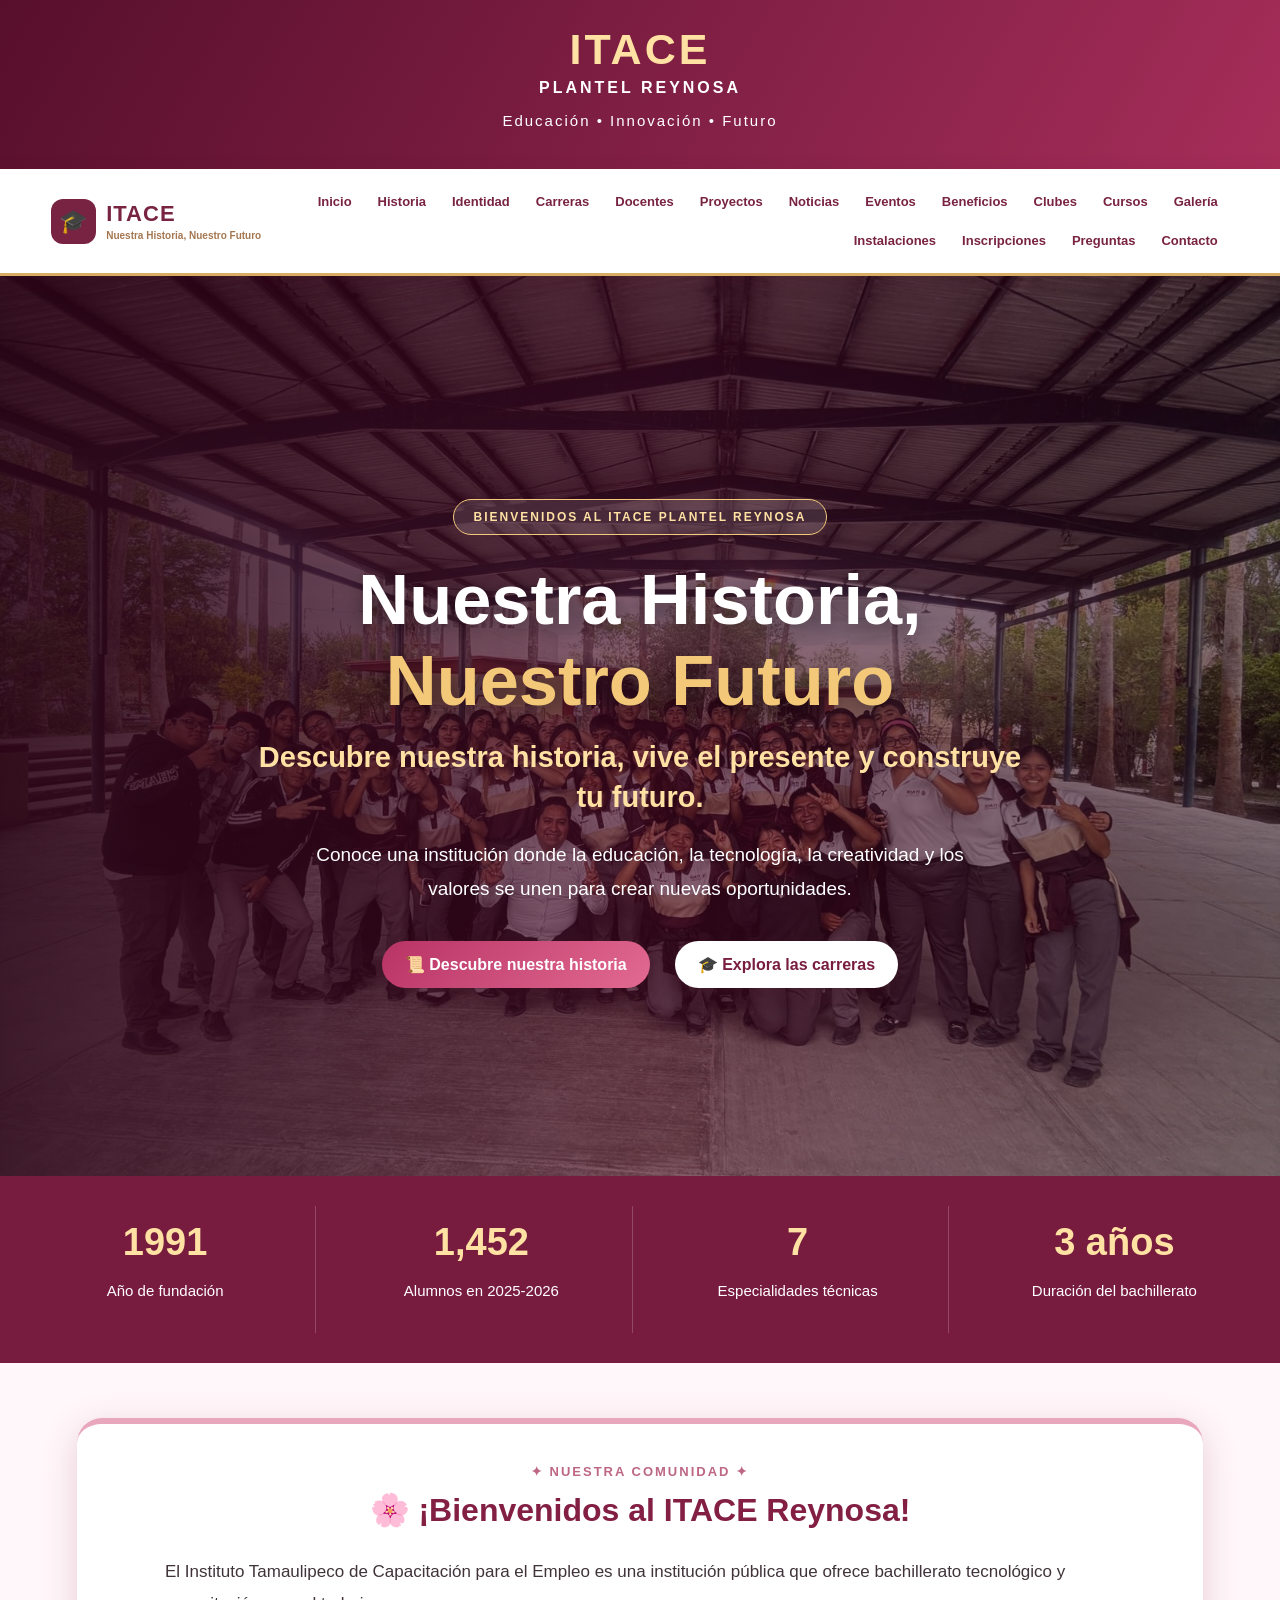
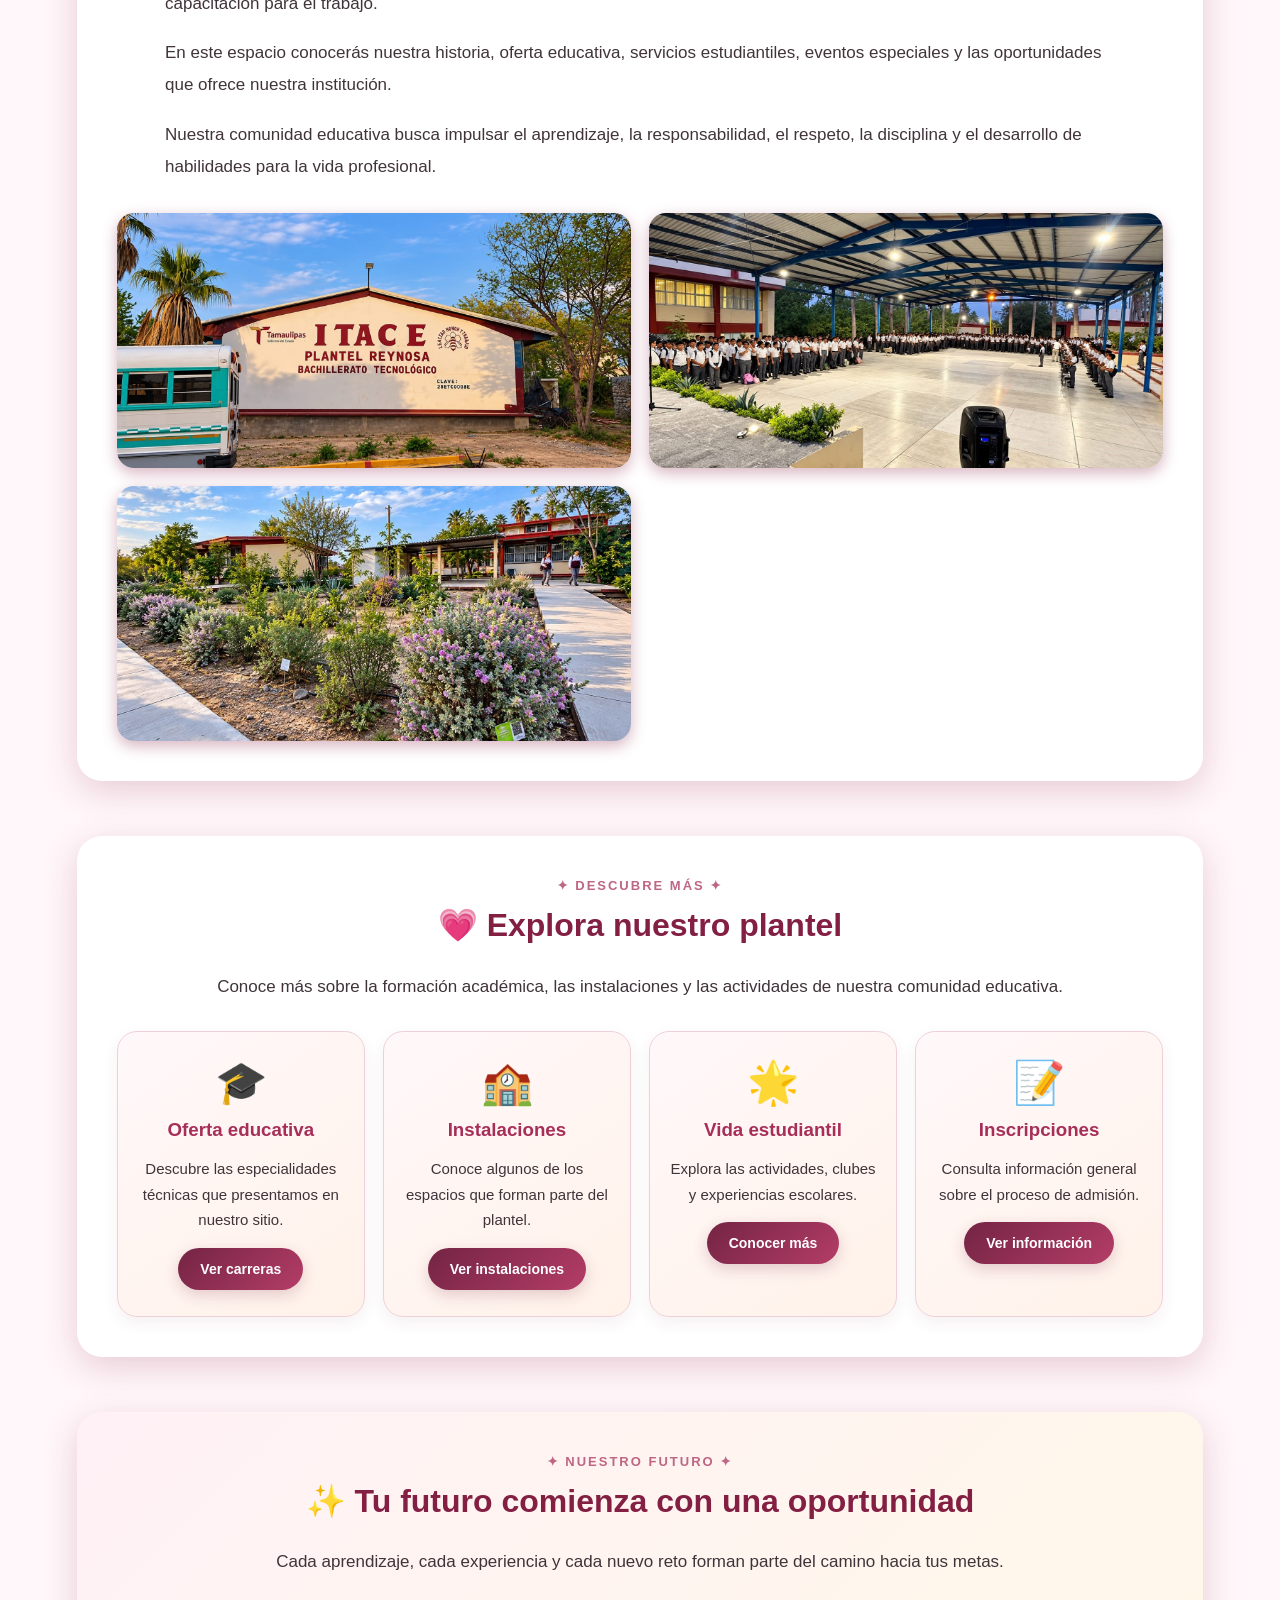
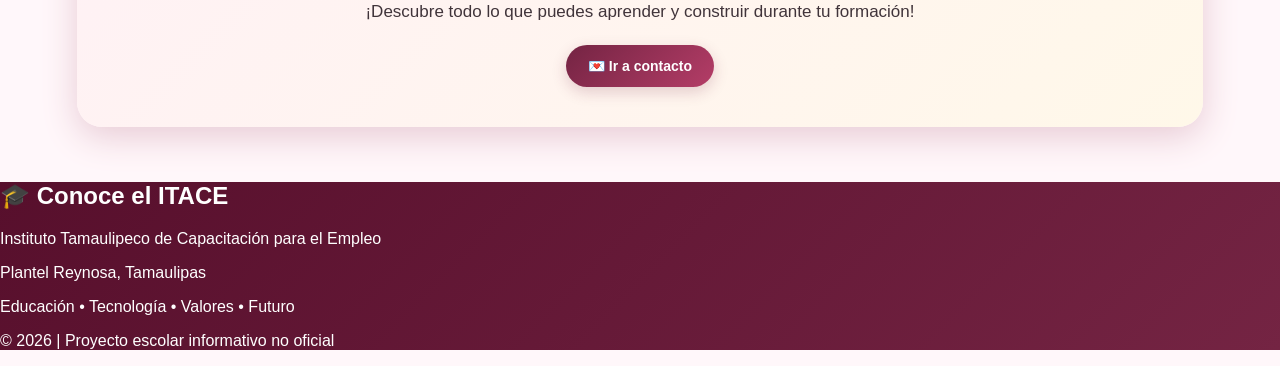
<file: index.html>
<!DOCTYPE html>
<html lang="es">

<head>
    <meta charset="UTF-8">
    <meta name="viewport" content="width=device-width, initial-scale=1.0">

    <title>Inicio | ITACE Plantel Reynosa</title>

    <link rel="stylesheet" href="css/style.css">
</head>

<body>

<!-- =====================================
     ENCABEZADO
===================================== -->

<header class="encabezado">

    <div class="marca">
        <span class="logo-texto">ITACE</span>
        <span>PLANTEL REYNOSA</span>
    </div>

    <p>Educación • Innovación • Futuro</p>

</header>


<!-- =====================================
     MENÚ DE NAVEGACIÓN
===================================== -->

<nav class="menu-principal">

    <!-- NOMBRE DEL SITIO -->

    <a href="index.html#inicio" class="marca-itace">

        <span class="marca-icono">🎓</span>

        <span class="marca-texto">
            <strong>ITACE</strong>
            <small>Nuestra Historia, Nuestro Futuro</small>
        </span>

    </a>


    <!-- BOTÓN PARA CELULARES -->

    <button
        class="menu-hamburguesa"
        id="menuHamburguesa"
        type="button"
        aria-label="Abrir menú"
        aria-controls="enlacesMenu"
        aria-expanded="false">
        ☰
    </button>


    <!-- ENLACES DEL MENÚ -->

    <div class="enlaces-menu" id="enlacesMenu">

        <a href="index.html#inicio">Inicio</a>

        <a href="paginas/conocenos.html#historia">Historia</a>

        <a href="paginas/identidad.html#identidad">Identidad</a>

        <a href="paginas/oferta-educativa.html#carreras">Carreras</a>

        <a href="paginas/docentes.html#docentes">Docentes</a>

        <a href="paginas/proyectos.html#proyectos">Proyectos</a>

        <a href="paginas/noticias.html#noticias">Noticias</a>

        <a href="paginas/eventos.html#eventos">Eventos</a>

        <a href="paginas/vida-estudiantil.html#beneficios">Beneficios</a>

        <a href="paginas/vida-estudiantil.html#clubes">Clubes</a>

        <a href="paginas/vida-estudiantil.html#cursos">Cursos</a>

        <a href="paginas/galeria.html#eventos">Galería</a>

        <a href="paginas/instalaciones.html#instalaciones">Instalaciones</a>

        <a href="paginas/admisiones.html#inscripciones">Inscripciones</a>

        <a href="paginas/preguntas.html#preguntas">Preguntas</a>

        <a href="paginas/contacto.html#contacto">Contacto</a>

    </div>

</nav>


<main>

<!-- =====================================
     PORTADA PRINCIPAL
===================================== -->

<section class="portada" id="inicio">

    <!-- IMAGEN DE FONDO -->

    <img
        src="img/foto1.jpg"
        alt="Instalaciones del ITACE Plantel Reynosa"
        class="imagen-portada">


    <!-- CONTENIDO DE PORTADA -->

    <div class="portada-contenido">

        <span class="etiqueta">
            BIENVENIDOS AL ITACE PLANTEL REYNOSA
        </span>

        <h1>
            Nuestra Historia,
            <span>Nuestro Futuro</span>
        </h1>

        <h2>
            Descubre nuestra historia, vive el presente
            y construye tu futuro.
        </h2>

        <p>
            Conoce una institución donde la educación,
            la tecnología, la creatividad y los valores
            se unen para crear nuevas oportunidades.
        </p>


        <!-- BOTONES PRINCIPALES -->

        <div class="botones-portada">

            <a
                href="paginas/conocenos.html#historia"
                class="boton">
                📜 Descubre nuestra historia
            </a>

            <a
                href="paginas/oferta-educativa.html#carreras"
                class="boton boton-claro">
                🎓 Explora las carreras
            </a>

        </div>

    </div>

</section>


<!-- =====================================
     ESTADÍSTICAS
===================================== -->

<div class="estadisticas">

    <!-- FUNDACIÓN -->

    <div>
        <h2>1991</h2>
        <p>Año de fundación</p>
    </div>


    <!-- ALUMNOS -->

    <div>
        <h2>1,452</h2>
        <p>Alumnos en 2025-2026</p>
    </div>


    <!-- ESPECIALIDADES -->

    <div>
        <h2>7</h2>
        <p>Especialidades técnicas</p>
    </div>


    <!-- DURACIÓN -->

    <div>
        <h2>3 años</h2>
        <p>Duración del bachillerato</p>
    </div>

</div>


<!-- =====================================
     BIENVENIDA
===================================== -->

<section class="seccion bienvenida" id="bienvenida">

    <span class="subtitulo">
        ✦ NUESTRA COMUNIDAD ✦
    </span>

    <h2>🌸 ¡Bienvenidos al ITACE Reynosa!</h2>

    <p>
        El Instituto Tamaulipeco de Capacitación
        para el Empleo es una institución pública
        que ofrece bachillerato tecnológico
        y capacitación para el trabajo.
    </p>

    <p>
        En este espacio conocerás nuestra historia,
        oferta educativa, servicios estudiantiles,
        eventos especiales y las oportunidades
        que ofrece nuestra institución.
    </p>

    <p>
        Nuestra comunidad educativa busca impulsar
        el aprendizaje, la responsabilidad, el respeto,
        la disciplina y el desarrollo de habilidades
        para la vida profesional.
    </p>


    <!-- GALERÍA DE BIENVENIDA -->

    <div class="galeria">

        <img
            src="img/foto2.jpg"
            alt="Comunidad escolar del ITACE"
            loading="lazy">

        <img
            src="img/foto3.jpg"
            alt="Estudiantes del ITACE"
            loading="lazy">

        <img
            src="img/foto4.jpg"
            alt="Actividades del plantel"
            loading="lazy">

    </div>

</section>


<!-- =====================================
     EXPLORA EL ITACE
===================================== -->

<section class="seccion inicio-explorar" id="explorar">

    <span class="subtitulo">
        ✦ DESCUBRE MÁS ✦
    </span>

    <h2>💗 Explora nuestro plantel</h2>

    <p>
        Conoce más sobre la formación académica,
        las instalaciones y las actividades
        de nuestra comunidad educativa.
    </p>


    <div class="inicio-explorar-grid">

        <!-- OFERTA EDUCATIVA -->

        <article class="inicio-explorar-card">

            <div class="inicio-explorar-icono">
                🎓
            </div>

            <h3>Oferta educativa</h3>

            <p>
                Descubre las especialidades técnicas
                que presentamos en nuestro sitio.
            </p>

            <a
                href="paginas/oferta-educativa.html#carreras"
                class="boton-principal">
                Ver carreras
            </a>

        </article>


        <!-- INSTALACIONES -->

        <article class="inicio-explorar-card">

            <div class="inicio-explorar-icono">
                🏫
            </div>

            <h3>Instalaciones</h3>

            <p>
                Conoce algunos de los espacios
                que forman parte del plantel.
            </p>

            <a
                href="paginas/instalaciones.html#instalaciones"
                class="boton-principal">
                Ver instalaciones
            </a>

        </article>


        <!-- VIDA ESTUDIANTIL -->

        <article class="inicio-explorar-card">

            <div class="inicio-explorar-icono">
                🌟
            </div>

            <h3>Vida estudiantil</h3>

            <p>
                Explora las actividades,
                clubes y experiencias escolares.
            </p>

            <a
                href="paginas/vida-estudiantil.html#clubes"
                class="boton-principal">
                Conocer más
            </a>

        </article>


        <!-- INSCRIPCIONES -->

        <article class="inicio-explorar-card">

            <div class="inicio-explorar-icono">
                📝
            </div>

            <h3>Inscripciones</h3>

            <p>
                Consulta información general
                sobre el proceso de admisión.
            </p>

            <a
                href="paginas/admisiones.html#inscripciones"
                class="boton-principal">
                Ver información
            </a>

        </article>

    </div>

</section>


<!-- =====================================
     MENSAJE FINAL
===================================== -->

<section class="seccion inicio-mensaje">

    <span class="subtitulo">
        ✦ NUESTRO FUTURO ✦
    </span>

    <h2>✨ Tu futuro comienza con una oportunidad</h2>

    <p>
        Cada aprendizaje, cada experiencia
        y cada nuevo reto forman parte
        del camino hacia tus metas.
    </p>

    <p>
        ¡Descubre todo lo que puedes aprender
        y construir durante tu formación!
    </p>

    <a
        href="paginas/contacto.html#contacto"
        class="boton-principal">
        💌 Ir a contacto
    </a>

</section>

</main>


<!-- =====================================
     PIE DE PÁGINA
===================================== -->

<footer>

    <h2>🎓 Conoce el ITACE</h2>

    <p>
        Instituto Tamaulipeco de Capacitación
        para el Empleo
    </p>

    <p>Plantel Reynosa, Tamaulipas</p>

    <p>Educación • Tecnología • Valores • Futuro</p>

    <p>
        © 2026 | Proyecto escolar informativo no oficial
    </p>

</footer>


<!-- =====================================
     JAVASCRIPT
===================================== -->

<script src="js/script.js" defer></script>

<!-- BOTÓN PARA VOLVER ARRIBA -->

<button
    id="volverArriba"
    class="oculto"
    type="button"
    aria-label="Volver al inicio de la página"
    title="Volver arriba"
>
    ↑
</button>

</body>
</html>
</file>
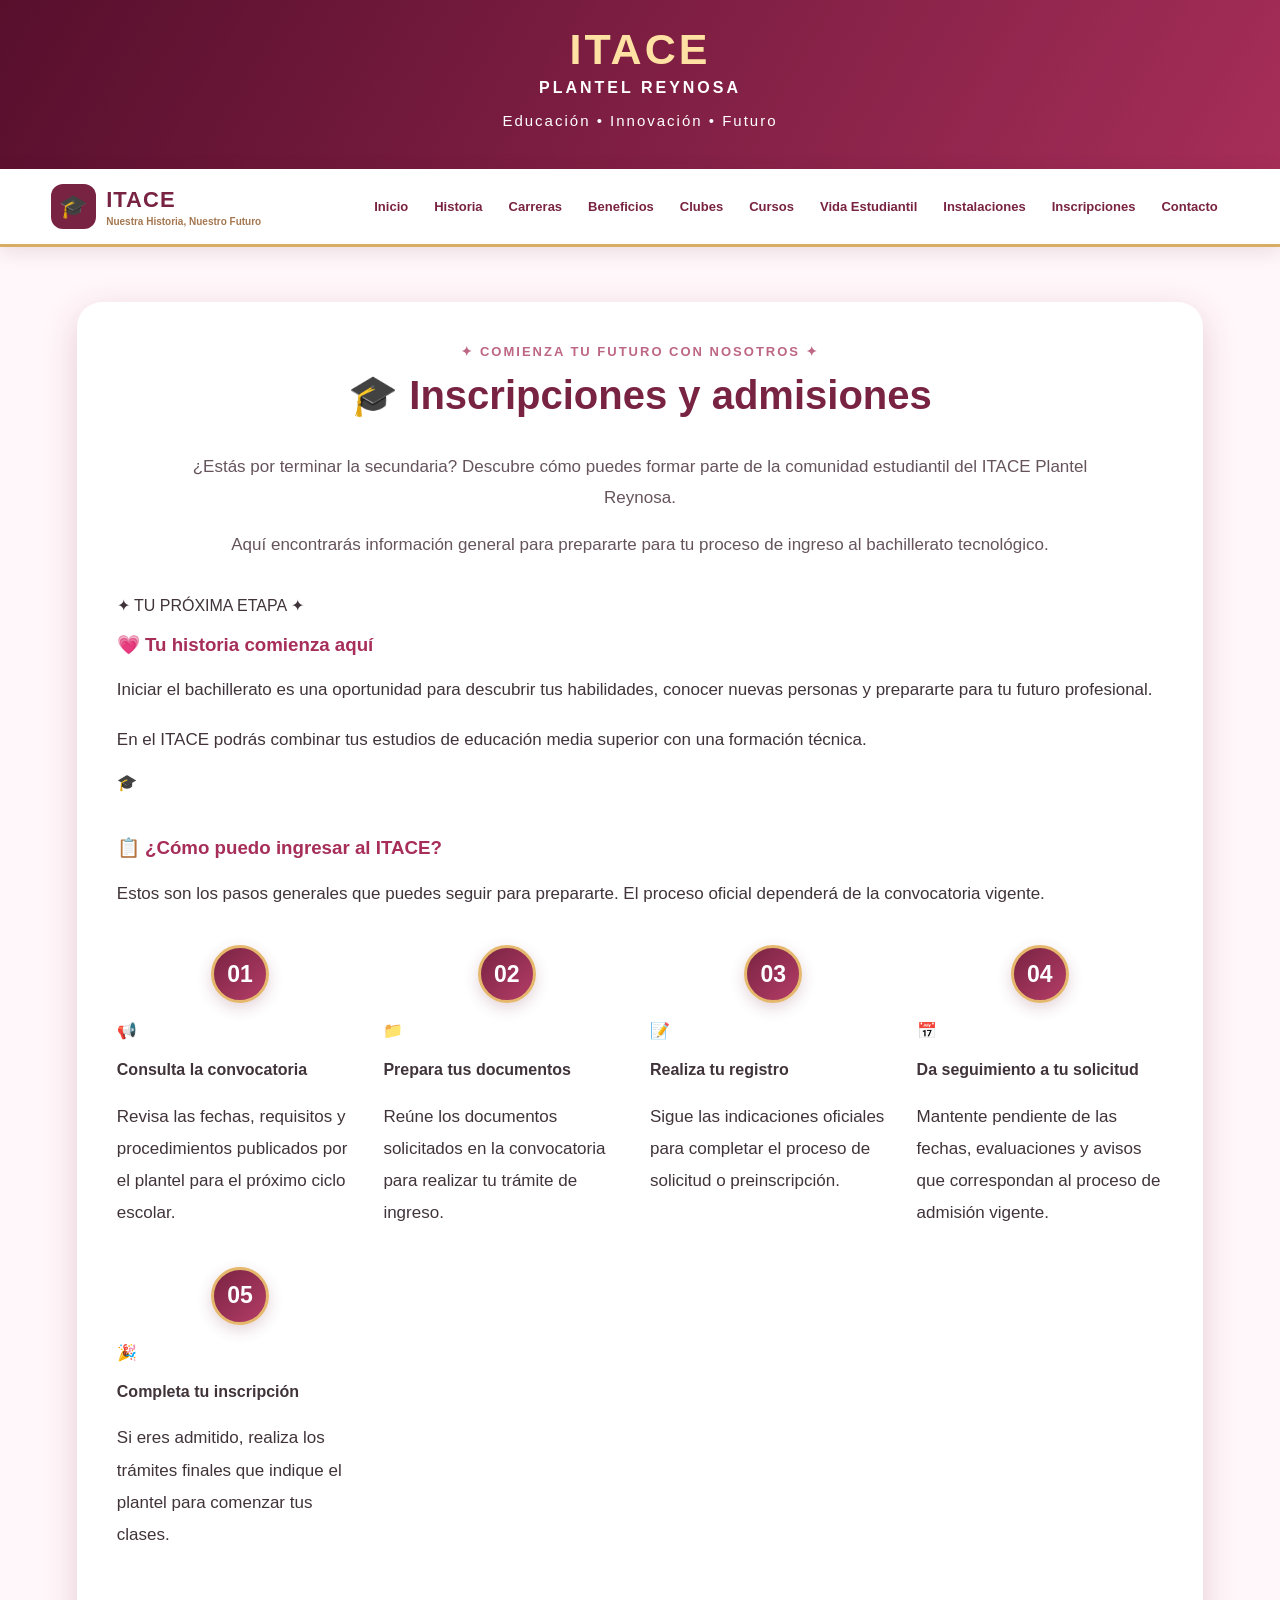
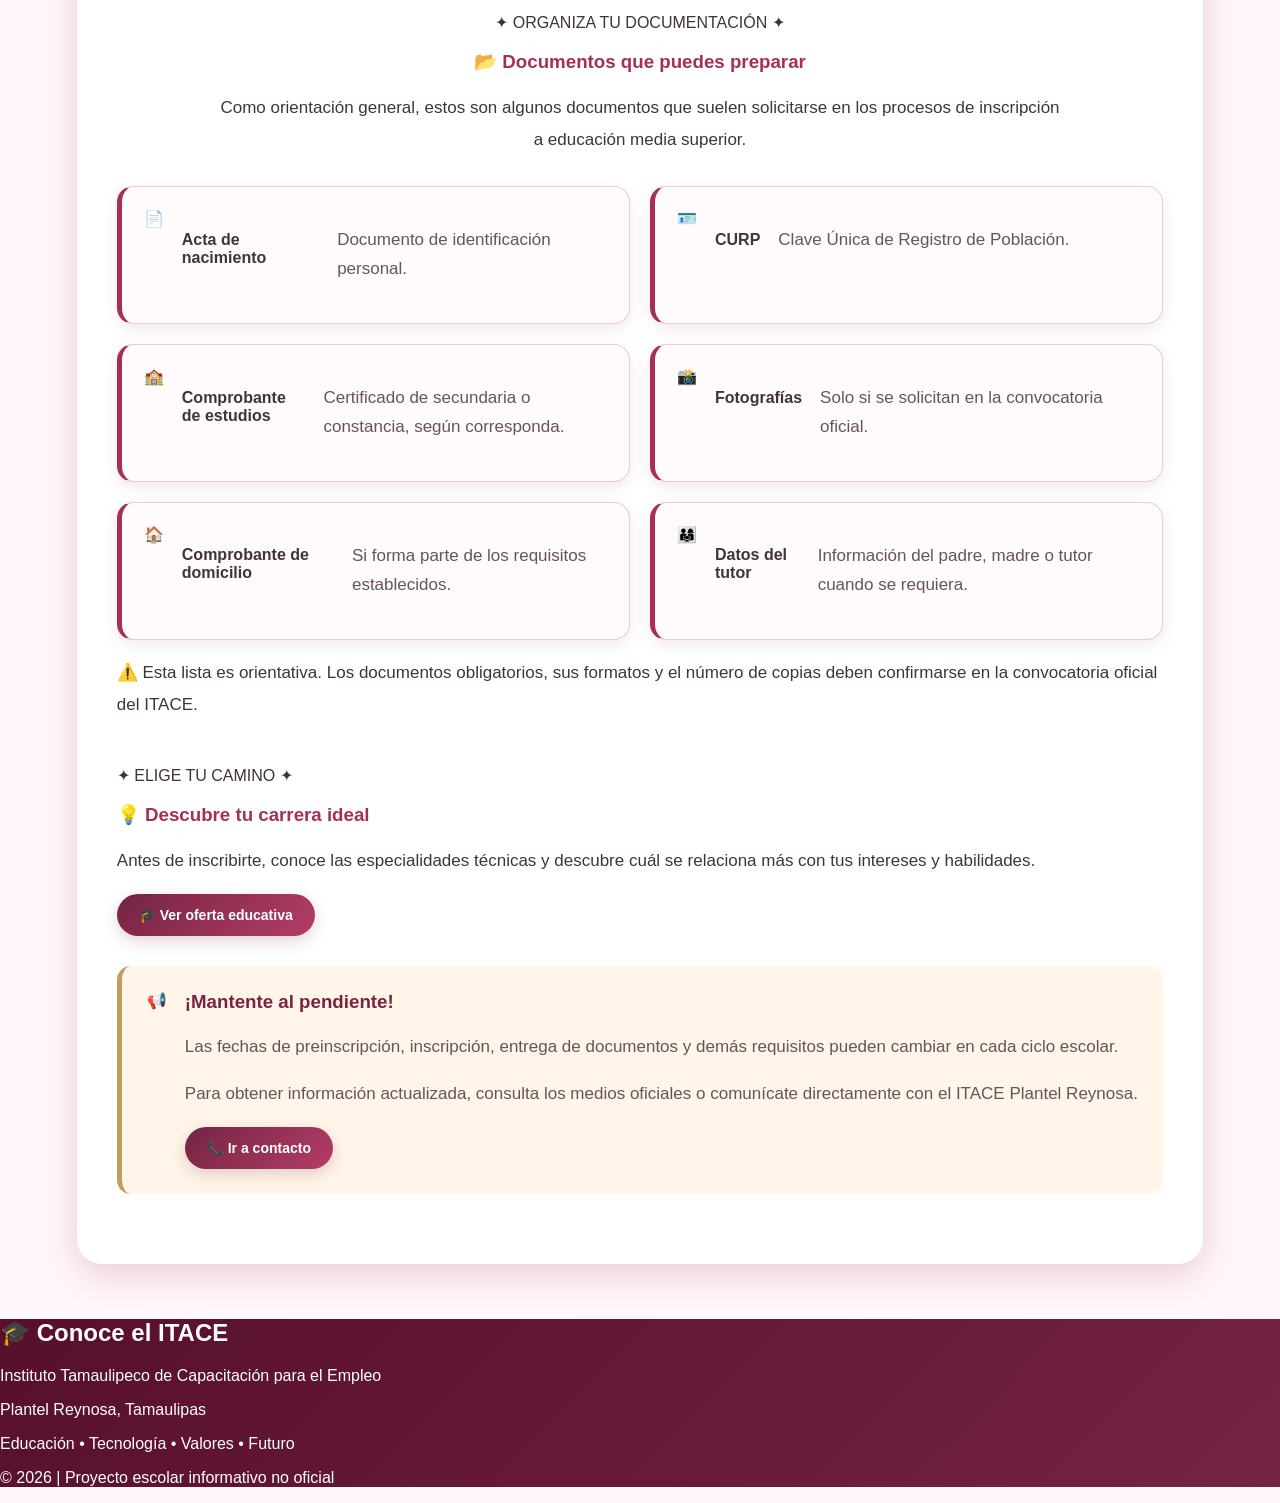
<file: paginas/admisiones.html>
<!DOCTYPE html>
<html lang="es">

<head>
    <meta charset="UTF-8">
    <meta name="viewport" content="width=device-width, initial-scale=1.0">

    <title>Admisiones | ITACE Plantel Reynosa</title>

    <link rel="stylesheet" href="../css/style.css">
</head>

<body>

<!-- =====================================
     ENCABEZADO
===================================== -->

<header class="encabezado">

    <div class="marca">
        <span class="logo-texto">ITACE</span>
        <span>PLANTEL REYNOSA</span>
    </div>

    <p>Educación • Innovación • Futuro</p>

</header>


<!-- =====================================
     MENÚ DE NAVEGACIÓN
===================================== -->

<nav class="menu-principal">

    <a href="../index.html#inicio" class="marca-itace">

        <span class="marca-icono">🎓</span>

        <span class="marca-texto">
            <strong>ITACE</strong>
            <small>Nuestra Historia, Nuestro Futuro</small>
        </span>

    </a>

    <!-- BOTÓN PARA CELULARES -->

    <button
        class="menu-hamburguesa"
        id="menuHamburguesa"
        type="button"
        aria-label="Abrir menú"
        aria-controls="enlacesMenu"
        aria-expanded="false">
        ☰
    </button>

    <!-- ENLACES DEL MENÚ -->

    <div class="enlaces-menu" id="enlacesMenu">

        <a href="../index.html#inicio">Inicio</a>

        <a href="conocenos.html#historia">Historia</a>

        <a href="oferta-educativa.html#carreras">Carreras</a>

        <a href="vida-estudiantil.html#beneficios">Beneficios</a>

        <a href="vida-estudiantil.html#clubes">Clubes</a>

        <a href="vida-estudiantil.html#cursos">Cursos</a>

        <a href="galeria.html#eventos">Vida Estudiantil</a>

        <a href="instalaciones.html#instalaciones">Instalaciones</a>

        <a href="admisiones.html#inscripciones">Inscripciones</a>

        <a href="contacto.html#contacto">Contacto</a>

    </div>

</nav>


<main>

<!-- =====================================
     SECCIÓN DE ADMISIONES
===================================== -->

<section class="seccion admisiones-itace" id="inscripciones">

    <!-- ENCABEZADO -->

    <div class="admisiones-encabezado">

        <span class="subtitulo">
            ✦ COMIENZA TU FUTURO CON NOSOTROS ✦
        </span>

        <h2>🎓 Inscripciones y admisiones</h2>

        <p>
            ¿Estás por terminar la secundaria?
            Descubre cómo puedes formar parte
            de la comunidad estudiantil del
            ITACE Plantel Reynosa.
        </p>

        <p>
            Aquí encontrarás información general
            para prepararte para tu proceso
            de ingreso al bachillerato tecnológico.
        </p>

    </div>


    <!-- =====================================
         BIENVENIDA
    ===================================== -->

    <div class="admisiones-bienvenida">

        <div class="admisiones-bienvenida-texto">

            <span>✦ TU PRÓXIMA ETAPA ✦</span>

            <h3>💗 Tu historia comienza aquí</h3>

            <p>
                Iniciar el bachillerato es una
                oportunidad para descubrir
                tus habilidades, conocer nuevas
                personas y prepararte para
                tu futuro profesional.
            </p>

            <p>
                En el ITACE podrás combinar
                tus estudios de educación
                media superior con una
                formación técnica.
            </p>

        </div>

        <div class="admisiones-bienvenida-icono">
            🎓
        </div>

    </div>


    <!-- =====================================
         PASOS PARA INGRESAR
    ===================================== -->

    <div class="admisiones-proceso">

        <h3>📋 ¿Cómo puedo ingresar al ITACE?</h3>

        <p>
            Estos son los pasos generales
            que puedes seguir para prepararte.
            El proceso oficial dependerá
            de la convocatoria vigente.
        </p>

        <div class="admisiones-pasos">

            <!-- PASO 1 -->

            <article class="admision-paso">

                <span class="paso-numero">01</span>

                <div class="paso-icono">📢</div>

                <h4>Consulta la convocatoria</h4>

                <p>
                    Revisa las fechas, requisitos
                    y procedimientos publicados
                    por el plantel para el
                    próximo ciclo escolar.
                </p>

            </article>


            <!-- PASO 2 -->

            <article class="admision-paso">

                <span class="paso-numero">02</span>

                <div class="paso-icono">📁</div>

                <h4>Prepara tus documentos</h4>

                <p>
                    Reúne los documentos solicitados
                    en la convocatoria para
                    realizar tu trámite de ingreso.
                </p>

            </article>


            <!-- PASO 3 -->

            <article class="admision-paso">

                <span class="paso-numero">03</span>

                <div class="paso-icono">📝</div>

                <h4>Realiza tu registro</h4>

                <p>
                    Sigue las indicaciones oficiales
                    para completar el proceso
                    de solicitud o preinscripción.
                </p>

            </article>


            <!-- PASO 4 -->

            <article class="admision-paso">

                <span class="paso-numero">04</span>

                <div class="paso-icono">📅</div>

                <h4>Da seguimiento a tu solicitud</h4>

                <p>
                    Mantente pendiente de las
                    fechas, evaluaciones y avisos
                    que correspondan al proceso
                    de admisión vigente.
                </p>

            </article>


            <!-- PASO 5 -->

            <article class="admision-paso">

                <span class="paso-numero">05</span>

                <div class="paso-icono">🎉</div>

                <h4>Completa tu inscripción</h4>

                <p>
                    Si eres admitido, realiza
                    los trámites finales
                    que indique el plantel
                    para comenzar tus clases.
                </p>

            </article>

        </div>

    </div>


    <!-- =====================================
         DOCUMENTOS
    ===================================== -->

    <div class="admisiones-documentos">

        <div class="documentos-encabezado">

            <span>✦ ORGANIZA TU DOCUMENTACIÓN ✦</span>

            <h3>📂 Documentos que puedes preparar</h3>

            <p>
                Como orientación general,
                estos son algunos documentos
                que suelen solicitarse en
                los procesos de inscripción
                a educación media superior.
            </p>

        </div>

        <div class="documentos-grid">

            <div class="documento-card">
                <span>📄</span>
                <h4>Acta de nacimiento</h4>
                <p>Documento de identificación personal.</p>
            </div>

            <div class="documento-card">
                <span>🪪</span>
                <h4>CURP</h4>
                <p>Clave Única de Registro de Población.</p>
            </div>

            <div class="documento-card">
                <span>🏫</span>
                <h4>Comprobante de estudios</h4>
                <p>
                    Certificado de secundaria o
                    constancia, según corresponda.
                </p>
            </div>

            <div class="documento-card">
                <span>📸</span>
                <h4>Fotografías</h4>
                <p>
                    Solo si se solicitan en
                    la convocatoria oficial.
                </p>
            </div>

            <div class="documento-card">
                <span>🏠</span>
                <h4>Comprobante de domicilio</h4>
                <p>
                    Si forma parte de los
                    requisitos establecidos.
                </p>
            </div>

            <div class="documento-card">
                <span>👨‍👩‍👧</span>
                <h4>Datos del tutor</h4>
                <p>
                    Información del padre,
                    madre o tutor cuando se requiera.
                </p>
            </div>

        </div>

        <p class="documentos-aviso">
            ⚠️ Esta lista es orientativa.
            Los documentos obligatorios, sus formatos
            y el número de copias deben confirmarse
            en la convocatoria oficial del ITACE.
        </p>

    </div>


    <!-- =====================================
         OFERTA EDUCATIVA
    ===================================== -->

    <div class="admisiones-carreras">

        <span>✦ ELIGE TU CAMINO ✦</span>

        <h3>💡 Descubre tu carrera ideal</h3>

        <p>
            Antes de inscribirte, conoce las
            especialidades técnicas y descubre
            cuál se relaciona más con tus
            intereses y habilidades.
        </p>

        <a
            href="oferta-educativa.html#carreras"
            class="boton-principal">
            🎓 Ver oferta educativa
        </a>

    </div>


    <!-- =====================================
         AVISO DE CONVOCATORIA
    ===================================== -->

    <div class="admisiones-aviso">

        <div class="aviso-icono">📢</div>

        <div class="aviso-contenido">

            <h3>¡Mantente al pendiente!</h3>

            <p>
                Las fechas de preinscripción,
                inscripción, entrega de documentos
                y demás requisitos pueden cambiar
                en cada ciclo escolar.
            </p>

            <p>
                Para obtener información actualizada,
                consulta los medios oficiales
                o comunícate directamente
                con el ITACE Plantel Reynosa.
            </p>

            <a
                href="contacto.html#contacto"
                class="boton-principal">
                📞 Ir a contacto
            </a>

        </div>

    </div>

</section>

</main>


<!-- =====================================
     PIE DE PÁGINA
===================================== -->

<footer>

    <h2>🎓 Conoce el ITACE</h2>

    <p>
        Instituto Tamaulipeco de Capacitación
        para el Empleo
    </p>

    <p>Plantel Reynosa, Tamaulipas</p>

    <p>Educación • Tecnología • Valores • Futuro</p>

    <p>
        © 2026 | Proyecto escolar informativo no oficial
    </p>

</footer>


<!-- =====================================
     JAVASCRIPT
===================================== -->

<script src="../js/script.js" defer></script>

<!-- BOTÓN PARA VOLVER ARRIBA -->

<button
    id="volverArriba"
    class="oculto"
    type="button"
    aria-label="Volver al inicio de la página"
    title="Volver arriba"
>
    ↑
</button>

</body>
</html>
</file>
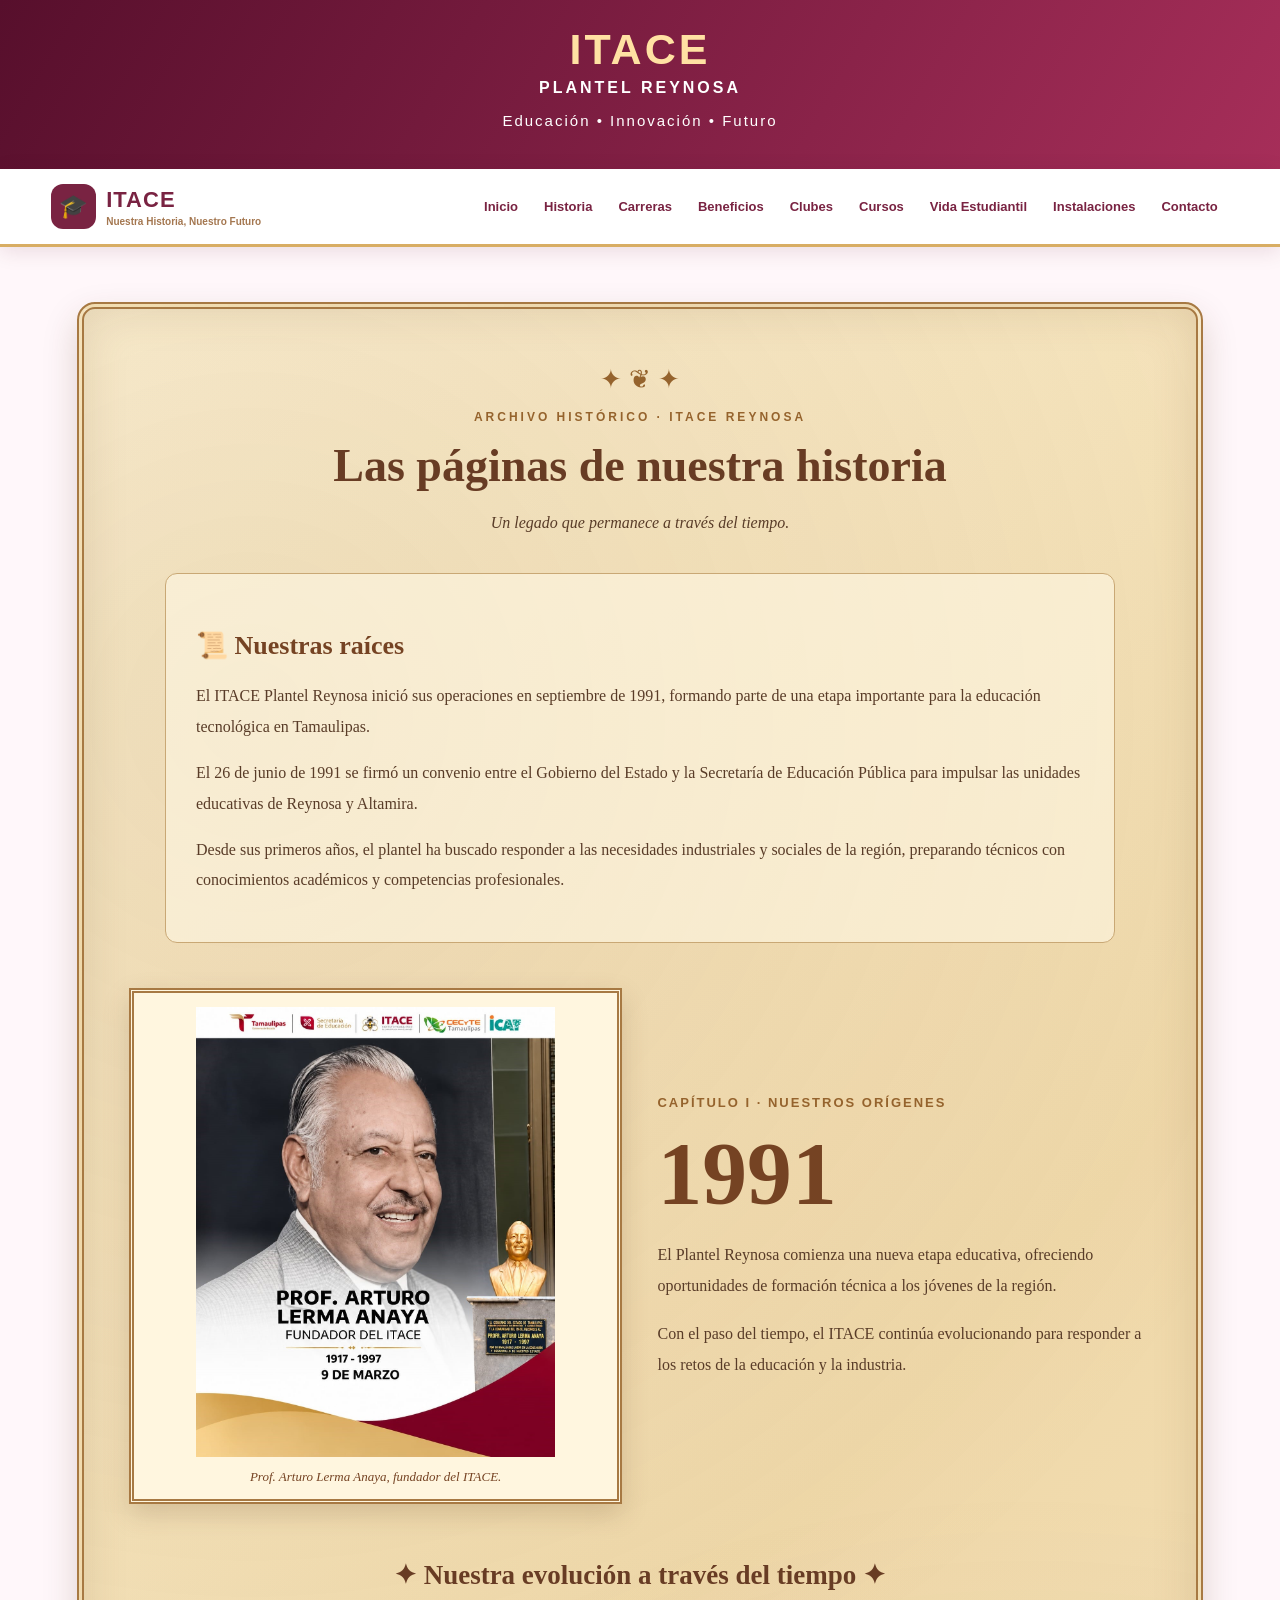
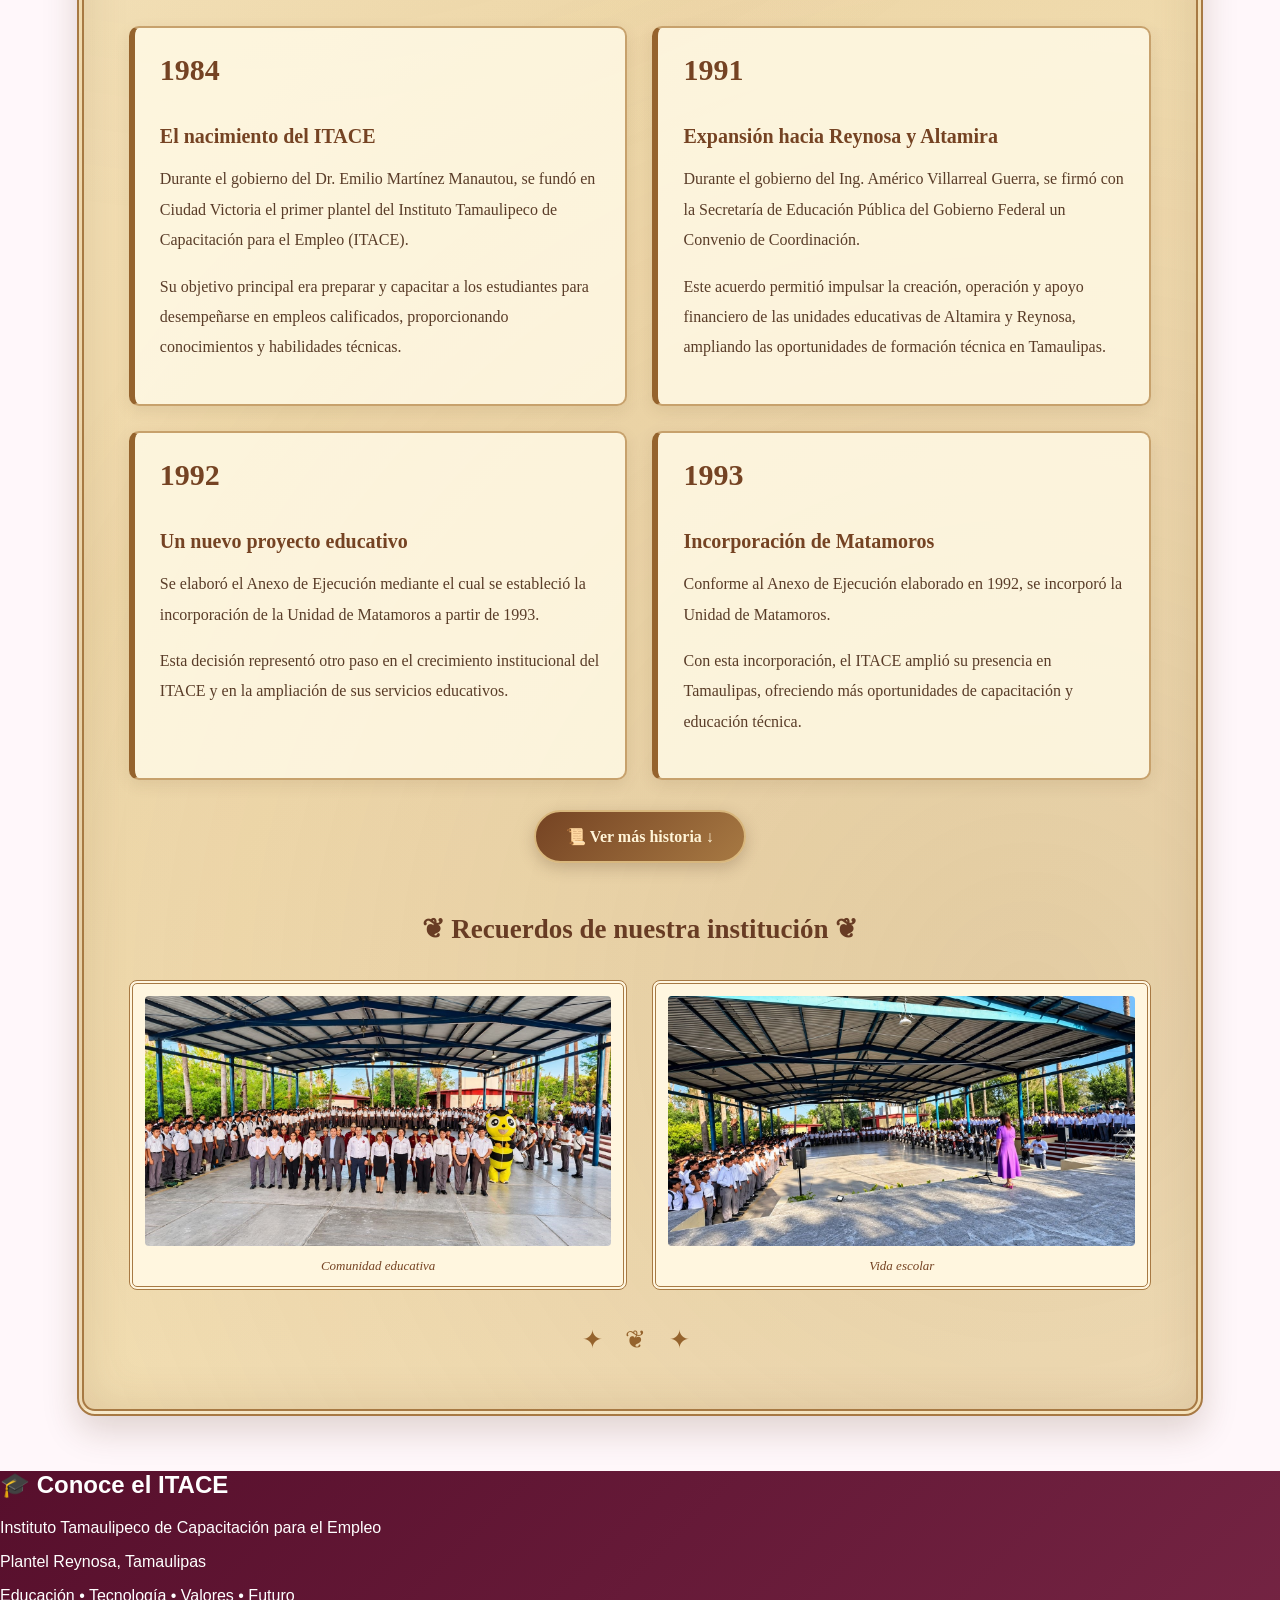
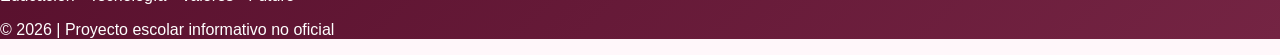
<file: paginas/conocenos.html>
<!DOCTYPE html>
<html lang="es">
<head>
    <meta charset="UTF-8">
    <meta name="viewport" content="width=device-width, initial-scale=1.0">
    <title>Conócenos | ITACE Plantel Reynosa</title>
    <link rel="stylesheet" href="../css/style.css">
</head>
<body>

<!-- ENCABEZADO -->
<header class="encabezado">
    <div class="marca">
        <span class="logo-texto">ITACE</span>
        <span>PLANTEL REYNOSA</span>
    </div>
    <p>Educación • Innovación • Futuro</p>
</header>

<!-- MENÚ DE NAVEGACIÓN -->
<nav class="menu-principal">

    <a href="../index.html#inicio" class="marca-itace">
        <span class="marca-icono">🎓</span>
        <span class="marca-texto">
            <strong>ITACE</strong>
            <small>Nuestra Historia, Nuestro Futuro</small>
        </span>
    </a>

    <button
        class="menu-hamburguesa"
        id="menuHamburguesa"
        type="button"
        aria-label="Abrir menú"
        aria-controls="enlacesMenu"
        aria-expanded="false">
        ☰
    </button>

    <div class="enlaces-menu" id="enlacesMenu">
        <a href="../index.html#inicio">Inicio</a>
        <a href="conocenos.html#historia">Historia</a>
        <a href="oferta-educativa.html#carreras">Carreras</a>
        <a href="vida-estudiantil.html#beneficios">Beneficios</a>
        <a href="vida-estudiantil.html#clubes">Clubes</a>
        <a href="vida-estudiantil.html#cursos">Cursos</a>
        <a href="galeria.html#eventos">Vida Estudiantil</a>
        <a href="instalaciones.html#instalaciones">Instalaciones</a>
        <a href="contacto.html#contacto">Contacto</a>
    </div>
</nav>

<main>

<!-- HISTORIA DEL ITACE -->
<section class="seccion historia-antigua" id="historia">

    <div class="historia-encabezado">
        <span class="historia-decoracion">✦ ❦ ✦</span>
        <span class="historia-etiqueta">
            ARCHIVO HISTÓRICO · ITACE REYNOSA
        </span>
        <h2>Las páginas de nuestra historia</h2>
        <p class="historia-frase">
            Un legado que permanece a través del tiempo.
        </p>
    </div>

    <!-- INTRODUCCIÓN -->
    <div class="historia-introduccion">
        <h3>📜 Nuestras raíces</h3>

        <p>
            El ITACE Plantel Reynosa inició sus operaciones
            en septiembre de 1991, formando parte de una
            etapa importante para la educación tecnológica
            en Tamaulipas.
        </p>

        <p>
            El 26 de junio de 1991 se firmó un convenio
            entre el Gobierno del Estado y la Secretaría
            de Educación Pública para impulsar las unidades
            educativas de Reynosa y Altamira.
        </p>

        <p>
            Desde sus primeros años, el plantel ha buscado
            responder a las necesidades industriales y
            sociales de la región, preparando técnicos
            con conocimientos académicos y competencias
            profesionales.
        </p>
    </div>

    <!-- FOTO HISTÓRICA -->
    <div class="historia-destacada">

        <figure class="historia-foto-principal">
            <img src="../img/foto5.jpg"
                 alt="Prof. Arturo Lerma Anaya, fundador del ITACE">
            <figcaption>
                Prof. Arturo Lerma Anaya, fundador del ITACE.
            </figcaption>
        </figure>

        <div class="historia-capitulo">
            <span>CAPÍTULO I · NUESTROS ORÍGENES</span>
            <h3>1991</h3>

            <p>
                El Plantel Reynosa comienza una nueva
                etapa educativa, ofreciendo oportunidades
                de formación técnica a los jóvenes
                de la región.
            </p>

            <p>
                Con el paso del tiempo, el ITACE
                continúa evolucionando para responder
                a los retos de la educación y la industria.
            </p>
        </div>
    </div>

    <!-- LÍNEA DEL TIEMPO -->
    <div class="historia-cronologia">

        <h3>✦ Nuestra evolución a través del tiempo ✦</h3>

        <div class="linea-tiempo-antigua" id="lineaTiempo">

            <!-- 1984 -->
            <article class="momento-antiguo">
                <span class="momento-anio">1984</span>
                <h4>El nacimiento del ITACE</h4>
                <p>
                    Durante el gobierno del Dr. Emilio
                    Martínez Manautou, se fundó en
                    Ciudad Victoria el primer plantel
                    del Instituto Tamaulipeco de
                    Capacitación para el Empleo (ITACE).
                </p>
                <p>
                    Su objetivo principal era preparar
                    y capacitar a los estudiantes para
                    desempeñarse en empleos calificados,
                    proporcionando conocimientos y
                    habilidades técnicas.
                </p>
            </article>

            <!-- 1991 -->
            <article class="momento-antiguo">
                <span class="momento-anio">1991</span>
                <h4>Expansión hacia Reynosa y Altamira</h4>
                <p>
                    Durante el gobierno del Ing. Américo
                    Villarreal Guerra, se firmó con la
                    Secretaría de Educación Pública
                    del Gobierno Federal un Convenio
                    de Coordinación.
                </p>
                <p>
                    Este acuerdo permitió impulsar
                    la creación, operación y apoyo
                    financiero de las unidades educativas
                    de Altamira y Reynosa, ampliando
                    las oportunidades de formación
                    técnica en Tamaulipas.
                </p>
            </article>

            <!-- 1992 -->
            <article class="momento-antiguo">
                <span class="momento-anio">1992</span>
                <h4>Un nuevo proyecto educativo</h4>
                <p>
                    Se elaboró el Anexo de Ejecución
                    mediante el cual se estableció
                    la incorporación de la Unidad
                    de Matamoros a partir de 1993.
                </p>
                <p>
                    Esta decisión representó otro
                    paso en el crecimiento institucional
                    del ITACE y en la ampliación
                    de sus servicios educativos.
                </p>
            </article>

            <!-- 1993 -->
            <article class="momento-antiguo">
                <span class="momento-anio">1993</span>
                <h4>Incorporación de Matamoros</h4>
                <p>
                    Conforme al Anexo de Ejecución
                    elaborado en 1992, se incorporó
                    la Unidad de Matamoros.
                </p>
                <p>
                    Con esta incorporación, el ITACE
                    amplió su presencia en Tamaulipas,
                    ofreciendo más oportunidades
                    de capacitación y educación técnica.
                </p>
            </article>

            <!-- 1994 -->
            <article class="momento-antiguo">
                <span class="momento-anio">1994</span>
                <h4>Fortalecimiento de la formación técnica</h4>
                <p>
                    Se incluyó el Plantel Victoria
                    con carreras de Técnico Profesional
                    en modalidad terminal.
                </p>
                <p>
                    Entre las especialidades ofrecidas
                    se encontraban Mecánica Automotriz,
                    Soldadura Industrial, Mecánica en
                    Maquinaria Agrícola, Ebanistería,
                    Máquinas Herramienta y Electricidad.
                </p>
                <p>
                    También se impartían Secretariado
                    Ejecutivo, Gerencia y Supervisión
                    en la Industria del Vestido,
                    Aire Acondicionado y Refrigeración,
                    Electrónica y Plomería.
                </p>
            </article>

            <!-- 1998 -->
            <article class="momento-antiguo">
                <span class="momento-anio">1998</span>
                <h4>El bachillerato tecnológico</h4>
                <p>
                    El ITACE reformó su oferta educativa,
                    pasando de carreras terminales
                    a carreras profesionales con
                    bachillerato tecnológico.
                </p>
                <p>
                    Este cambio permitió que los alumnos
                    se formaran como técnicos profesionales
                    y, al mismo tiempo, tuvieran
                    la posibilidad de continuar
                    sus estudios en el nivel superior.
                </p>
            </article>

            <!-- 2004 -->
            <article class="momento-antiguo">
                <span class="momento-anio">2004</span>
                <h4>Un nuevo modelo de aprendizaje</h4>
                <p>
                    Se implementó un nuevo modelo
                    educativo con enfoque constructivista,
                    en el que los estudiantes
                    desempeñaban un papel activo
                    en su aprendizaje.
                </p>
                <p>
                    La formación profesional comenzó
                    a diseñarse a partir de competencias
                    profesionales, de acuerdo con
                    el Plan de Estudios del Bachillerato
                    Tecnológico establecido en
                    el Acuerdo número 345.
                </p>
            </article>

            <!-- 2008 -->
            <article class="momento-antiguo">
                <span class="momento-anio">2008</span>
                <h4>Reforma Integral de la Educación Media Superior</h4>
                <p>
                    Entró en vigor la Reforma Integral
                    de la Educación Media Superior (RIEMS),
                    con el propósito de fortalecer
                    y organizar este nivel educativo.
                </p>
                <p>
                    La reforma contempló cuatro ejes:
                    un Marco Curricular Común basado
                    en competencias, la regulación
                    de las modalidades educativas,
                    mecanismos de gestión para facilitar
                    el tránsito de los alumnos y
                    un modelo de certificación
                    de egresados del Sistema
                    Nacional de Bachillerato.
                </p>
                <p>
                    Estos lineamientos se establecieron
                    en el Acuerdo Secretarial 442.
                </p>
            </article>

            <!-- 2013 -->
            <article class="momento-antiguo">
                <span class="momento-anio">2013</span>
                <h4>Educación humanista y calidad académica</h4>
                <p>
                    Mediante el Acuerdo Secretarial 653,
                    se modificaron los planes de estudio
                    del bachillerato tecnológico para
                    incorporar asignaturas de formación
                    humanista, como Ética, Filosofía
                    y Ciencia, Tecnología, Sociedad
                    y Valores.
                </p>
                <p>
                    Ese mismo año, el ITACE solicitó
                    a la Comisión para la Evaluación
                    de la Educación del Tipo Medio
                    Superior (COPEEMS) la evaluación
                    para ingresar al Sistema
                    Nacional de Bachillerato.
                </p>
                <p>
                    Los planteles Matamoros y Victoria
                    se ubicaron en el Nivel III,
                    mientras que Altamira y Reynosa
                    alcanzaron el Nivel II, conforme
                    a los estándares de calidad
                    educativa evaluados.
                </p>
            </article>

            <!-- 2014 -->
            <article class="momento-antiguo">
                <span class="momento-anio">2014</span>
                <h4>Transformación de la labor docente</h4>
                <p>
                    En el contexto de la reforma educativa,
                    se implementó un sistema para el ingreso,
                    promoción, reconocimiento y permanencia
                    de docentes y directivos.
                </p>
                <p>
                    Este sistema contemplaba evaluaciones
                    de conocimientos y desempeño profesional,
                    bajo la Ley General del Servicio
                    Profesional Docente.
                </p>
                <p>
                    También se estableció el marco legal
                    del Instituto Nacional para la
                    Evaluación de la Educación (INEE).
                </p>
            </article>

            <!-- 2015 -->
            <article class="momento-antiguo">
                <span class="momento-anio">2015</span>
                <h4>Evaluación y desarrollo profesional</h4>
                <p>
                    Comenzó la Evaluación al Desempeño
                    mediante convocatorias del
                    Servicio Profesional Docente.
                </p>
                <p>
                    Durante un periodo de tres años,
                    fueron evaluados 136 docentes
                    del ITACE, como parte de los
                    procesos de evaluación
                    profesional establecidos.
                </p>
            </article>

            <!-- 2017 -->
            <article class="momento-antiguo">
                <span class="momento-anio">2017</span>
                <h4>Un modelo educativo integral</h4>
                <p>
                    Surgió un nuevo Modelo Educativo
                    enfocado en identificar y atender
                    las necesidades de las escuelas
                    de manera oportuna y pertinente.
                </p>
                <p>
                    Su planteamiento curricular
                    incorporó aprendizajes clave,
                    desarrollo personal y social,
                    y autonomía curricular.
                </p>
                <p>
                    Además, se dio mayor importancia
                    al desarrollo de habilidades
                    socioemocionales para fortalecer
                    la formación integral
                    de los estudiantes.
                </p>
            </article>

            <!-- 2019 -->
            <article class="momento-antiguo">
                <span class="momento-anio">2019</span>
                <h4>La Nueva Escuela Mexicana</h4>
                <p>
                    Se derogó la Ley General del Servicio
                    Profesional Docente y se expidió
                    la Ley General del Sistema para
                    la Carrera de las Maestras
                    y los Maestros.
                </p>
                <p>
                    Esta ley estableció procesos
                    de selección para la admisión,
                    promoción y reconocimiento
                    del personal educativo, buscando
                    revalorizar la función docente
                    y respetar sus derechos.
                </p>
                <p>
                    En ese mismo año surgieron
                    los principios de la Nueva Escuela
                    Mexicana, con una visión educativa
                    humanista, científica y tecnológica.
                </p>
                <p>
                    Su propósito fue promover
                    el desarrollo integral de las
                    personas, el respeto a los derechos
                    humanos, las libertades
                    y una cultura de paz.
                </p>
            </article>

            <!-- 2021 -->
            <article class="momento-antiguo">
                <span class="momento-anio">2021</span>
                <h4>Hacia una educación para el futuro</h4>
                <p>
                    En 2021 se encontraba en proceso
                    de aprobación e implementación
                    una propuesta para replantear
                    el Nuevo Marco Curricular Común,
                    enfocada en el desarrollo
                    integral del estudiante.
                </p>
                <p>
                    La propuesta incluía recursos
                    sociocognitivos como comunicación,
                    pensamiento matemático,
                    historia como método
                    y cultura digital.
                </p>
                <p>
                    También contemplaba conocimientos
                    de ciencias naturales,
                    ciencias sociales y humanidades,
                    junto con recursos socioemocionales.
                </p>
                <p>
                    Se buscaba fortalecer la
                    responsabilidad social,
                    el cuidado físico y
                    el bienestar emocional
                    de los estudiantes.
                </p>
            </article>

        </div>

        <!-- BOTÓN DE HISTORIA -->
        <div class="contenedor-boton-historia">
            <button
                id="botonHistoria"
                class="boton-historia"
                type="button"
                aria-expanded="false"
                aria-controls="lineaTiempo">
                📜 Ver más historia ↓
            </button>
        </div>

    </div>

    <!-- FOTOGRAFÍAS -->
    <div class="historia-recuerdos">
        <h3>❦ Recuerdos de nuestra institución ❦</h3>

        <div class="historia-galeria">
            <figure>
                <img src="../img/foto6.jpg"
                     alt="Comunidad educativa del ITACE">
                <figcaption>Comunidad educativa</figcaption>
            </figure>

            <figure>
                <img src="../img/foto7.jpg"
                     alt="Vida escolar del ITACE">
                <figcaption>Vida escolar</figcaption>
            </figure>
        </div>
    </div>

    <div class="historia-pie">✦ ❦ ✦</div>

</section>

</main>

<!-- PIE DE PÁGINA -->
<footer>
    <h2>🎓 Conoce el ITACE</h2>
    <p>Instituto Tamaulipeco de Capacitación para el Empleo</p>
    <p>Plantel Reynosa, Tamaulipas</p>
    <p>Educación • Tecnología • Valores • Futuro</p>
    <p>© 2026 | Proyecto escolar informativo no oficial</p>
</footer>

<script src="../js/script.js" defer></script>

<!-- BOTÓN PARA VOLVER ARRIBA -->

<button
    id="volverArriba"
    class="oculto"
    type="button"
    aria-label="Volver al inicio de la página"
    title="Volver arriba"
>
    ↑
</button>

</body>
</html>
</file>
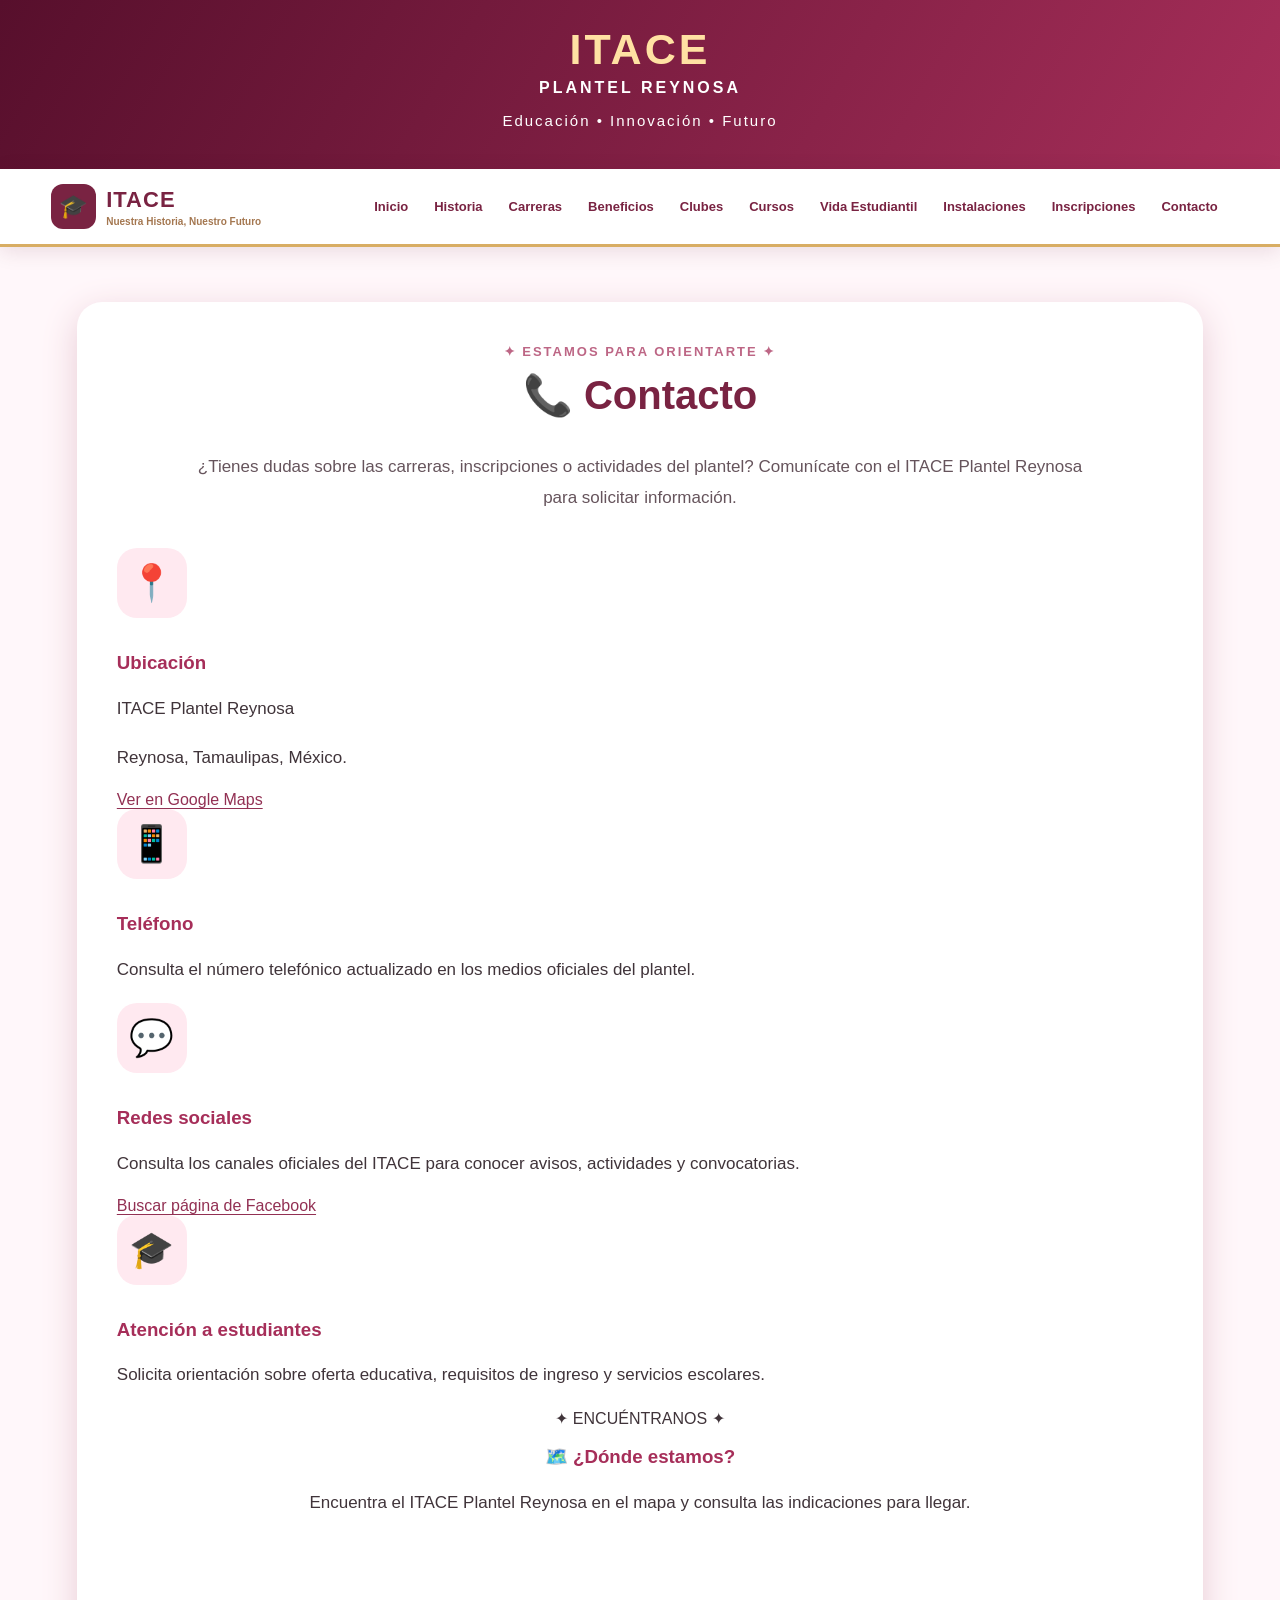
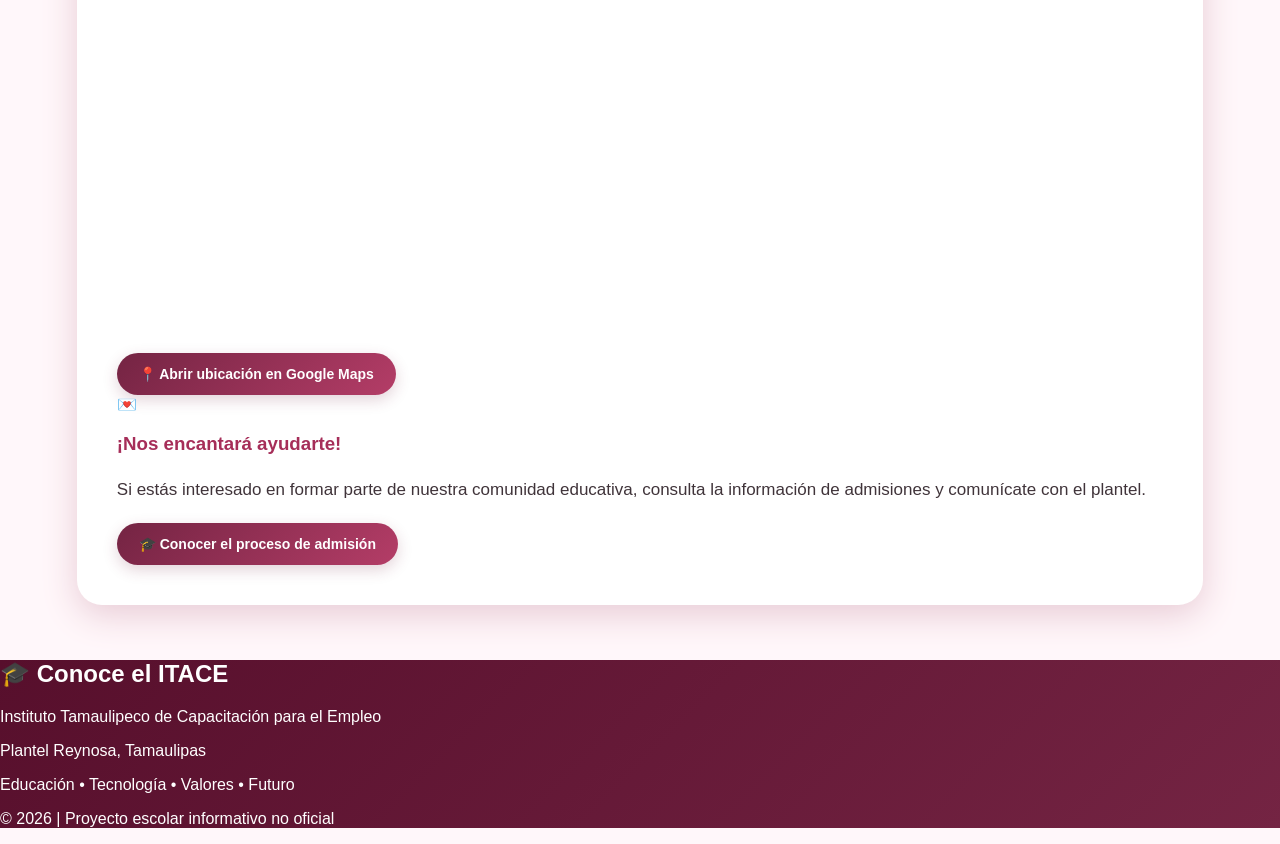
<file: paginas/contactos.html>
<!DOCTYPE html>
<html lang="es">

<head>
    <meta charset="UTF-8">
    <meta name="viewport" content="width=device-width, initial-scale=1.0">

    <title>Contacto | ITACE Plantel Reynosa</title>

    <link rel="stylesheet" href="../css/style.css">
</head>

<body>

<!-- =====================================
     ENCABEZADO
===================================== -->

<header class="encabezado">

    <div class="marca">
        <span class="logo-texto">ITACE</span>
        <span>PLANTEL REYNOSA</span>
    </div>

    <p>Educación • Innovación • Futuro</p>

</header>


<!-- =====================================
     MENÚ DE NAVEGACIÓN
===================================== -->

<nav class="menu-principal">

    <a href="../index.html#inicio" class="marca-itace">

        <span class="marca-icono">🎓</span>

        <span class="marca-texto">
            <strong>ITACE</strong>
            <small>Nuestra Historia, Nuestro Futuro</small>
        </span>

    </a>

    <!-- BOTÓN PARA CELULARES -->

    <button
        class="menu-hamburguesa"
        id="menuHamburguesa"
        type="button"
        aria-label="Abrir menú"
        aria-controls="enlacesMenu"
        aria-expanded="false">
        ☰
    </button>

    <!-- ENLACES DEL MENÚ -->

    <div class="enlaces-menu" id="enlacesMenu">

        <a href="../index.html#inicio">Inicio</a>

        <a href="conocenos.html#historia">Historia</a>

        <a href="oferta-educativa.html#carreras">Carreras</a>

        <a href="vida-estudiantil.html#beneficios">Beneficios</a>

        <a href="vida-estudiantil.html#clubes">Clubes</a>

        <a href="vida-estudiantil.html#cursos">Cursos</a>

        <a href="galeria.html#eventos">Vida Estudiantil</a>

        <a href="instalaciones.html#instalaciones">Instalaciones</a>

        <a href="admisiones.html#inscripciones">Inscripciones</a>

        <a href="#contacto">Contacto</a>

    </div>

</nav>


<main>

<!-- =====================================
     SECCIÓN DE CONTACTO
===================================== -->

<section class="seccion contacto-itace" id="contacto">

    <!-- ENCABEZADO -->

    <div class="contacto-encabezado">

        <span class="subtitulo">
            ✦ ESTAMOS PARA ORIENTARTE ✦
        </span>

        <h2>📞 Contacto</h2>

        <p>
            ¿Tienes dudas sobre las carreras,
            inscripciones o actividades del plantel?
            Comunícate con el ITACE Plantel Reynosa
            para solicitar información.
        </p>

    </div>


    <!-- =====================================
         INFORMACIÓN DE CONTACTO
    ===================================== -->

    <div class="contacto-tarjetas">

        <!-- UBICACIÓN -->

        <article class="contacto-tarjeta">

            <div class="contacto-icono">📍</div>

            <h3>Ubicación</h3>

            <p>
                ITACE Plantel Reynosa
            </p>

            <p>
                Reynosa, Tamaulipas, México.
            </p>

            <a
                href="https://www.google.com/maps/search/?api=1&amp;query=ITACE+Plantel+Reynosa"
                target="_blank"
                rel="noopener noreferrer">
                Ver en Google Maps
            </a>

        </article>


        <!-- TELÉFONO -->

        <article class="contacto-tarjeta">

            <div class="contacto-icono">📱</div>

            <h3>Teléfono</h3>

            <p>
                Consulta el número telefónico
                actualizado en los medios
                oficiales del plantel.
            </p>

        </article>


        <!-- REDES SOCIALES -->

        <article class="contacto-tarjeta">

            <div class="contacto-icono">💬</div>

            <h3>Redes sociales</h3>

            <p>
                Consulta los canales oficiales
                del ITACE para conocer avisos,
                actividades y convocatorias.
            </p>

            <a
                href="https://www.google.com/search?q=ITACE+Plantel+Reynosa+Facebook"
                target="_blank"
                rel="noopener noreferrer">
                Buscar página de Facebook
            </a>

        </article>


        <!-- ATENCIÓN -->

        <article class="contacto-tarjeta">

            <div class="contacto-icono">🎓</div>

            <h3>Atención a estudiantes</h3>

            <p>
                Solicita orientación sobre
                oferta educativa, requisitos
                de ingreso y servicios escolares.
            </p>

        </article>

    </div>


    <!-- =====================================
         UBICACIÓN DEL PLANTEL
    ===================================== -->

    <div class="contacto-ubicacion">

        <div class="ubicacion-encabezado">

            <span>✦ ENCUÉNTRANOS ✦</span>

            <h3>🗺️ ¿Dónde estamos?</h3>

            <p>
                Encuentra el ITACE Plantel Reynosa
                en el mapa y consulta las indicaciones
                para llegar.
            </p>

        </div>


        <!-- MAPA -->

        <div class="mapa-contenedor">

            <iframe
                title="Mapa de búsqueda del ITACE Plantel Reynosa"
                src="https://www.google.com/maps?q=ITACE%20Plantel%20Reynosa&amp;output=embed"
                width="100%"
                height="400"
                style="border:0;"
                loading="lazy"
                referrerpolicy="no-referrer-when-downgrade">
            </iframe>

        </div>


        <!-- BOTÓN DE MAPA -->

        <div class="ubicacion-boton">

            <a
                href="https://www.google.com/maps/search/?api=1&amp;query=ITACE+Plantel+Reynosa"
                class="boton-principal"
                target="_blank"
                rel="noopener noreferrer">
                📍 Abrir ubicación en Google Maps
            </a>

        </div>

    </div>


    <!-- =====================================
         MENSAJE FINAL
    ===================================== -->

    <div class="contacto-mensaje">

        <div class="contacto-mensaje-icono">💌</div>

        <h3>¡Nos encantará ayudarte!</h3>

        <p>
            Si estás interesado en formar parte
            de nuestra comunidad educativa,
            consulta la información de admisiones
            y comunícate con el plantel.
        </p>

        <a
            href="admisiones.html#inscripciones"
            class="boton-principal">
            🎓 Conocer el proceso de admisión
        </a>

    </div>

</section>

</main>


<!-- =====================================
     PIE DE PÁGINA
===================================== -->

<footer>

    <h2>🎓 Conoce el ITACE</h2>

    <p>
        Instituto Tamaulipeco de Capacitación
        para el Empleo
    </p>

    <p>Plantel Reynosa, Tamaulipas</p>

    <p>Educación • Tecnología • Valores • Futuro</p>

    <p>
        © 2026 | Proyecto escolar informativo no oficial
    </p>

</footer>


<!-- =====================================
     JAVASCRIPT
===================================== -->

<script src="../js/script.js" defer></script>

<!-- BOTÓN PARA VOLVER ARRIBA -->

<button
    id="volverArriba"
    class="oculto"
    type="button"
    aria-label="Volver al inicio de la página"
    title="Volver arriba"
>
    ↑
</button>

</body>
</html>
</file>
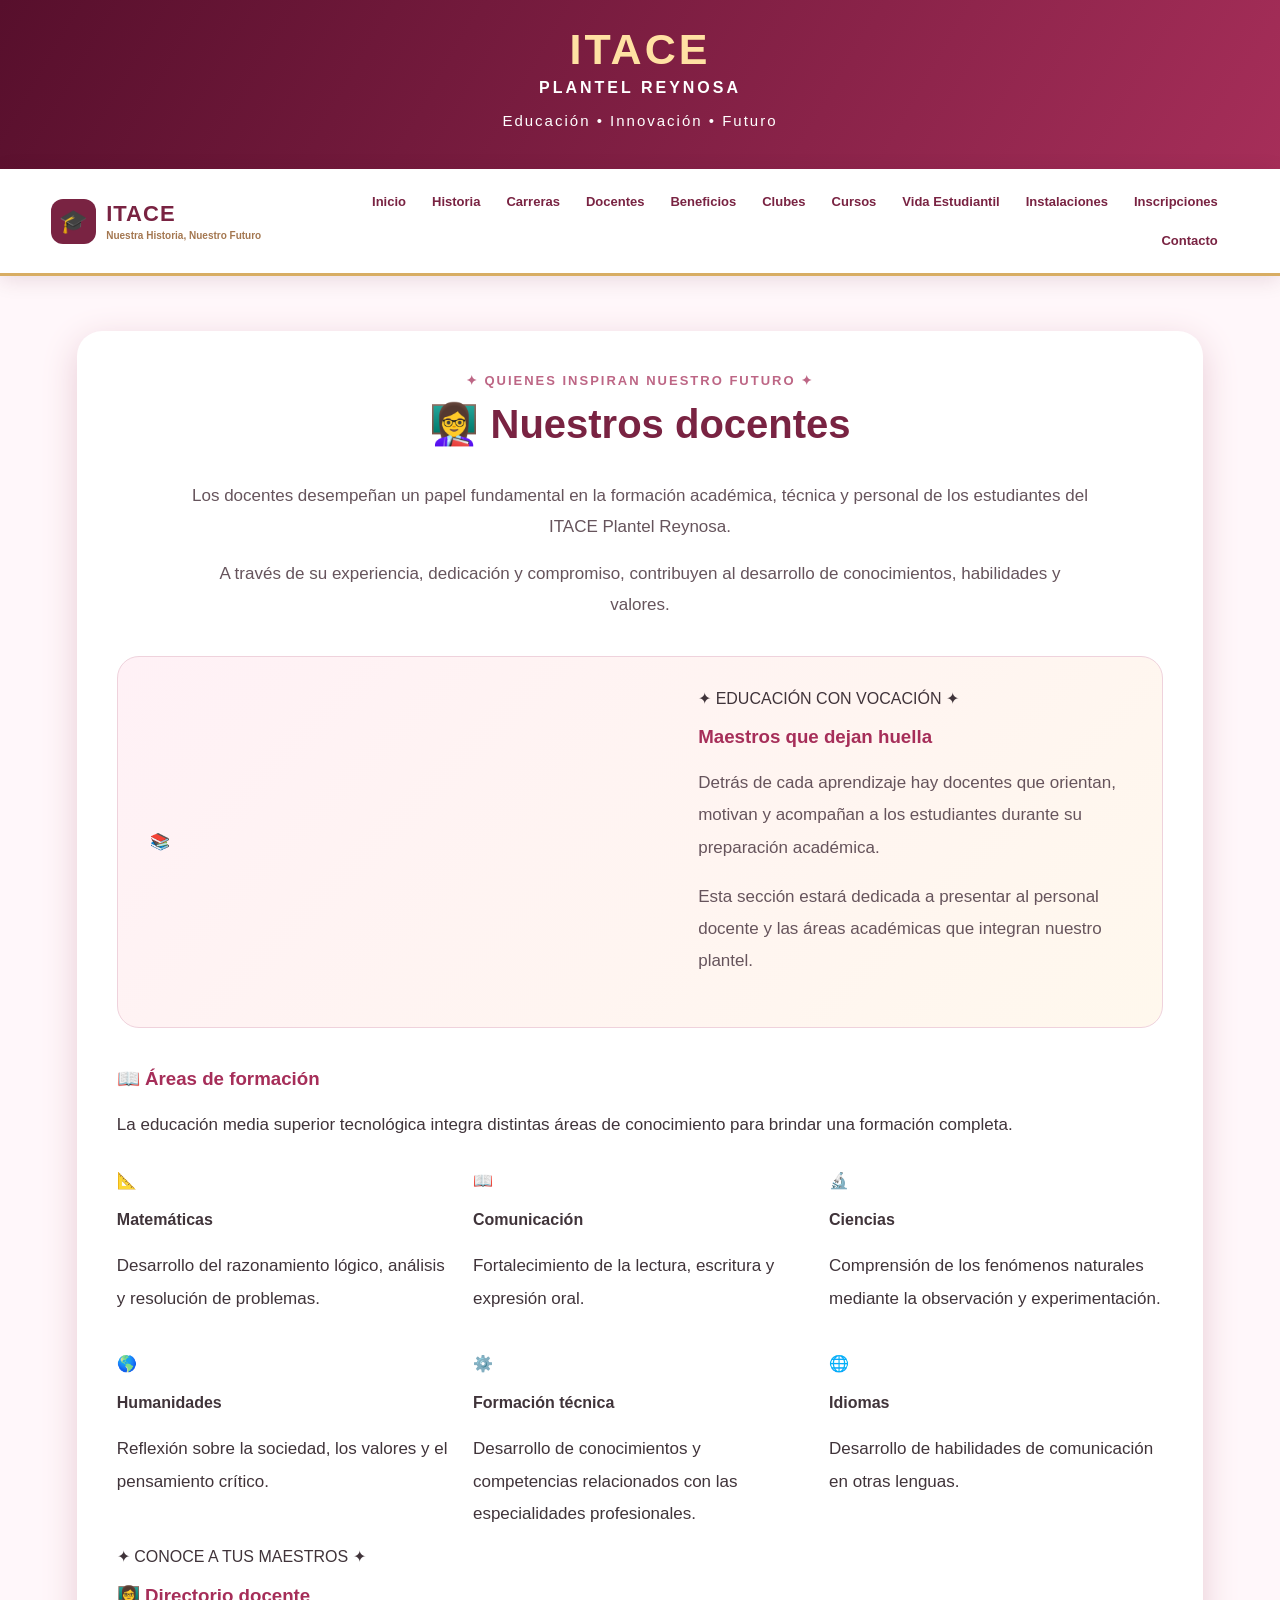
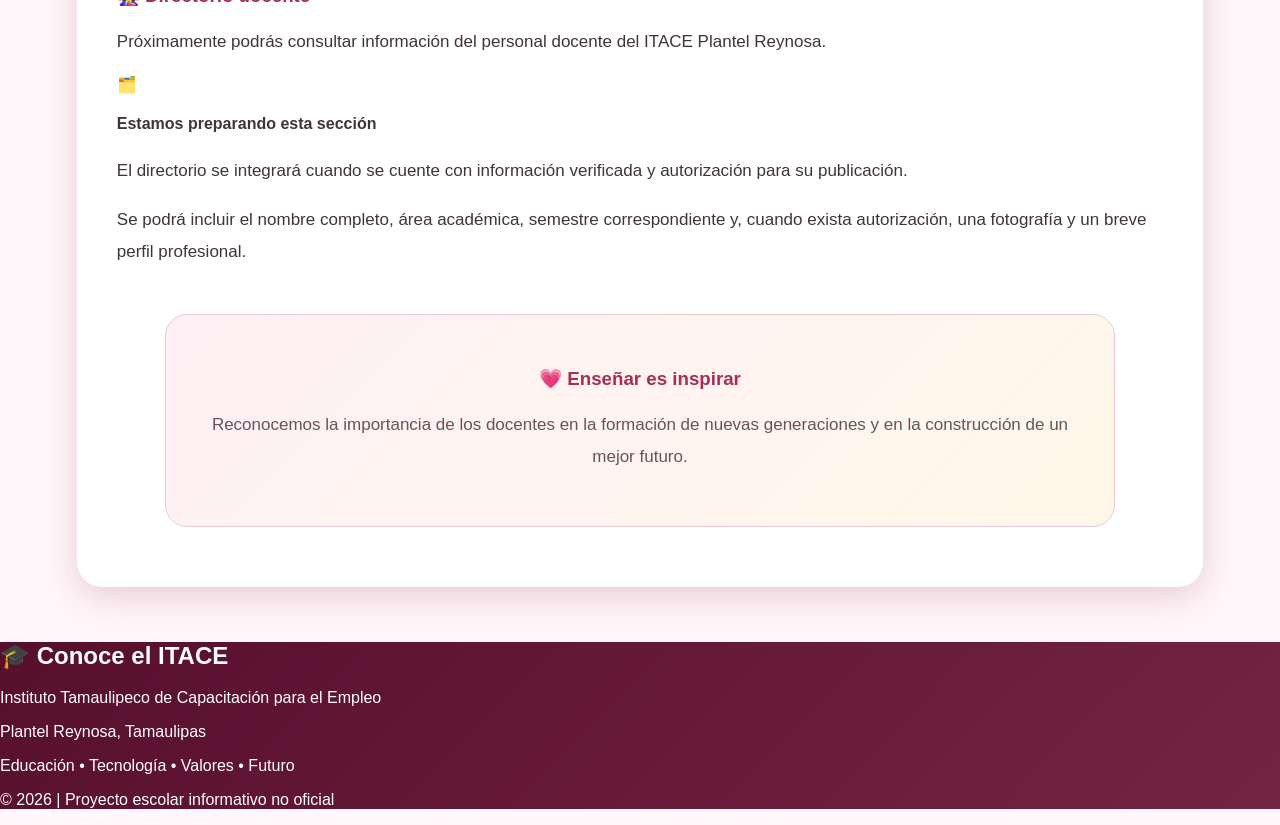
<file: paginas/docentes.html>
<!DOCTYPE html>
<html lang="es">

<head>
    <meta charset="UTF-8">
    <meta name="viewport" content="width=device-width, initial-scale=1.0">

    <title>Docentes | ITACE Plantel Reynosa</title>

    <link rel="stylesheet" href="../css/style.css">
</head>

<body>

<!-- =====================================
     ENCABEZADO
===================================== -->

<header class="encabezado">

    <div class="marca">
        <span class="logo-texto">ITACE</span>
        <span>PLANTEL REYNOSA</span>
    </div>

    <p>Educación • Innovación • Futuro</p>

</header>


<!-- =====================================
     MENÚ DE NAVEGACIÓN
===================================== -->

<nav class="menu-principal">

    <a href="../index.html#inicio" class="marca-itace">

        <span class="marca-icono">🎓</span>

        <span class="marca-texto">
            <strong>ITACE</strong>
            <small>Nuestra Historia, Nuestro Futuro</small>
        </span>

    </a>

    <!-- BOTÓN PARA CELULARES -->

    <button
        class="menu-hamburguesa"
        id="menuHamburguesa"
        type="button"
        aria-label="Abrir menú"
        aria-controls="enlacesMenu"
        aria-expanded="false">
        ☰
    </button>

    <!-- ENLACES DEL MENÚ -->

    <div class="enlaces-menu" id="enlacesMenu">

        <a href="../index.html#inicio">Inicio</a>

        <a href="conocenos.html#historia">Historia</a>

        <a href="oferta-educativa.html#carreras">Carreras</a>

        <a href="#docentes">Docentes</a>

        <a href="vida-estudiantil.html#beneficios">Beneficios</a>

        <a href="vida-estudiantil.html#clubes">Clubes</a>

        <a href="vida-estudiantil.html#cursos">Cursos</a>

        <a href="galeria.html#eventos">Vida Estudiantil</a>

        <a href="instalaciones.html#instalaciones">Instalaciones</a>

        <a href="admisiones.html#inscripciones">Inscripciones</a>

        <a href="contacto.html#contacto">Contacto</a>

    </div>

</nav>


<main>

<!-- =====================================
     SECCIÓN DE DOCENTES
===================================== -->

<section class="seccion docentes-itace" id="docentes">

    <!-- ENCABEZADO -->

    <div class="docentes-encabezado">

        <span class="subtitulo">
            ✦ QUIENES INSPIRAN NUESTRO FUTURO ✦
        </span>

        <h2>👩‍🏫 Nuestros docentes</h2>

        <p>
            Los docentes desempeñan un papel fundamental
            en la formación académica, técnica y personal
            de los estudiantes del ITACE Plantel Reynosa.
        </p>

        <p>
            A través de su experiencia, dedicación
            y compromiso, contribuyen al desarrollo
            de conocimientos, habilidades y valores.
        </p>

    </div>


    <!-- =====================================
         PRESENTACIÓN DEL PERSONAL DOCENTE
    ===================================== -->

    <div class="docentes-presentacion">

        <div class="docentes-presentacion-icono">
            📚
        </div>

        <div class="docentes-presentacion-texto">

            <span>✦ EDUCACIÓN CON VOCACIÓN ✦</span>

            <h3>Maestros que dejan huella</h3>

            <p>
                Detrás de cada aprendizaje hay docentes
                que orientan, motivan y acompañan
                a los estudiantes durante su
                preparación académica.
            </p>

            <p>
                Esta sección estará dedicada
                a presentar al personal docente
                y las áreas académicas
                que integran nuestro plantel.
            </p>

        </div>

    </div>


    <!-- =====================================
         ÁREAS DE FORMACIÓN
    ===================================== -->

    <div class="docentes-areas">

        <h3>📖 Áreas de formación</h3>

        <p>
            La educación media superior tecnológica
            integra distintas áreas de conocimiento
            para brindar una formación completa.
        </p>

        <div class="docentes-areas-grid">

            <!-- MATEMÁTICAS -->

            <article class="docente-area-card">

                <div class="docente-area-icono">
                    📐
                </div>

                <h4>Matemáticas</h4>

                <p>
                    Desarrollo del razonamiento lógico,
                    análisis y resolución de problemas.
                </p>

            </article>


            <!-- COMUNICACIÓN -->

            <article class="docente-area-card">

                <div class="docente-area-icono">
                    📖
                </div>

                <h4>Comunicación</h4>

                <p>
                    Fortalecimiento de la lectura,
                    escritura y expresión oral.
                </p>

            </article>


            <!-- CIENCIAS -->

            <article class="docente-area-card">

                <div class="docente-area-icono">
                    🔬
                </div>

                <h4>Ciencias</h4>

                <p>
                    Comprensión de los fenómenos
                    naturales mediante la
                    observación y experimentación.
                </p>

            </article>


            <!-- HUMANIDADES -->

            <article class="docente-area-card">

                <div class="docente-area-icono">
                    🌎
                </div>

                <h4>Humanidades</h4>

                <p>
                    Reflexión sobre la sociedad,
                    los valores y el pensamiento crítico.
                </p>

            </article>


            <!-- FORMACIÓN TÉCNICA -->

            <article class="docente-area-card">

                <div class="docente-area-icono">
                    ⚙️
                </div>

                <h4>Formación técnica</h4>

                <p>
                    Desarrollo de conocimientos
                    y competencias relacionados
                    con las especialidades profesionales.
                </p>

            </article>


            <!-- IDIOMAS -->

            <article class="docente-area-card">

                <div class="docente-area-icono">
                    🌐
                </div>

                <h4>Idiomas</h4>

                <p>
                    Desarrollo de habilidades
                    de comunicación en otras lenguas.
                </p>

            </article>

        </div>

    </div>


    <!-- =====================================
         DIRECTORIO DOCENTE
    ===================================== -->

    <div class="directorio-docente">

        <div class="directorio-encabezado">

            <span>✦ CONOCE A TUS MAESTROS ✦</span>

            <h3>👩‍🏫 Directorio docente</h3>

            <p>
                Próximamente podrás consultar
                información del personal docente
                del ITACE Plantel Reynosa.
            </p>

        </div>


        <!-- MENSAJE TEMPORAL -->

        <div class="directorio-proximamente">

            <div class="directorio-icono">
                🗂️
            </div>

            <h4>Estamos preparando esta sección</h4>

            <p>
                El directorio se integrará cuando
                se cuente con información verificada
                y autorización para su publicación.
            </p>

            <p>
                Se podrá incluir el nombre completo,
                área académica, semestre correspondiente
                y, cuando exista autorización,
                una fotografía y un breve perfil profesional.
            </p>

        </div>

    </div>


    <!-- =====================================
         MENSAJE FINAL
    ===================================== -->

    <div class="docentes-mensaje">

        <h3>💗 Enseñar es inspirar</h3>

        <p>
            Reconocemos la importancia de los docentes
            en la formación de nuevas generaciones
            y en la construcción de un mejor futuro.
        </p>

    </div>

</section>

</main>


<!-- =====================================
     PIE DE PÁGINA
===================================== -->

<footer>

    <h2>🎓 Conoce el ITACE</h2>

    <p>
        Instituto Tamaulipeco de Capacitación
        para el Empleo
    </p>

    <p>Plantel Reynosa, Tamaulipas</p>

    <p>Educación • Tecnología • Valores • Futuro</p>

    <p>
        © 2026 | Proyecto escolar informativo no oficial
    </p>

</footer>


<!-- =====================================
     JAVASCRIPT
===================================== -->

<script src="../js/script.js" defer></script>

<!-- BOTÓN PARA VOLVER ARRIBA -->

<button
    id="volverArriba"
    class="oculto"
    type="button"
    aria-label="Volver al inicio de la página"
    title="Volver arriba"
>
    ↑
</button>

</body>
</html>
</file>
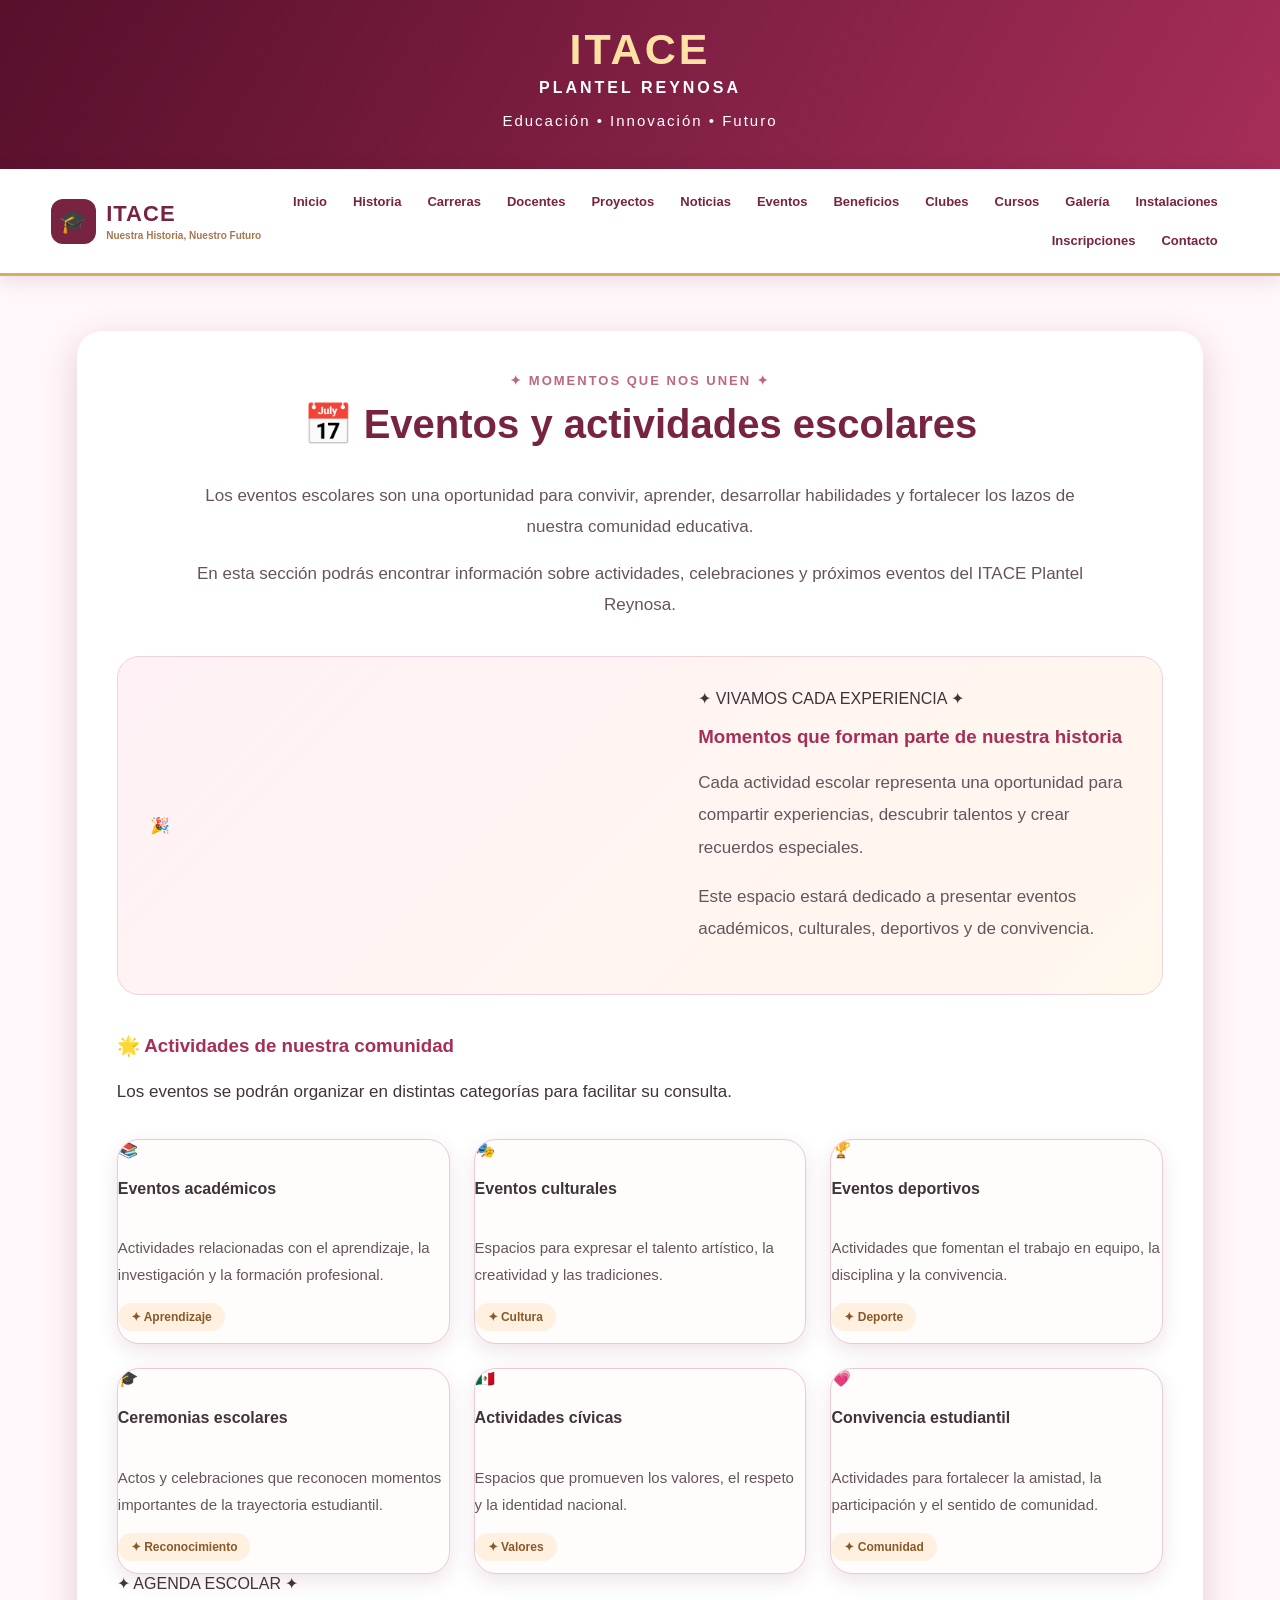
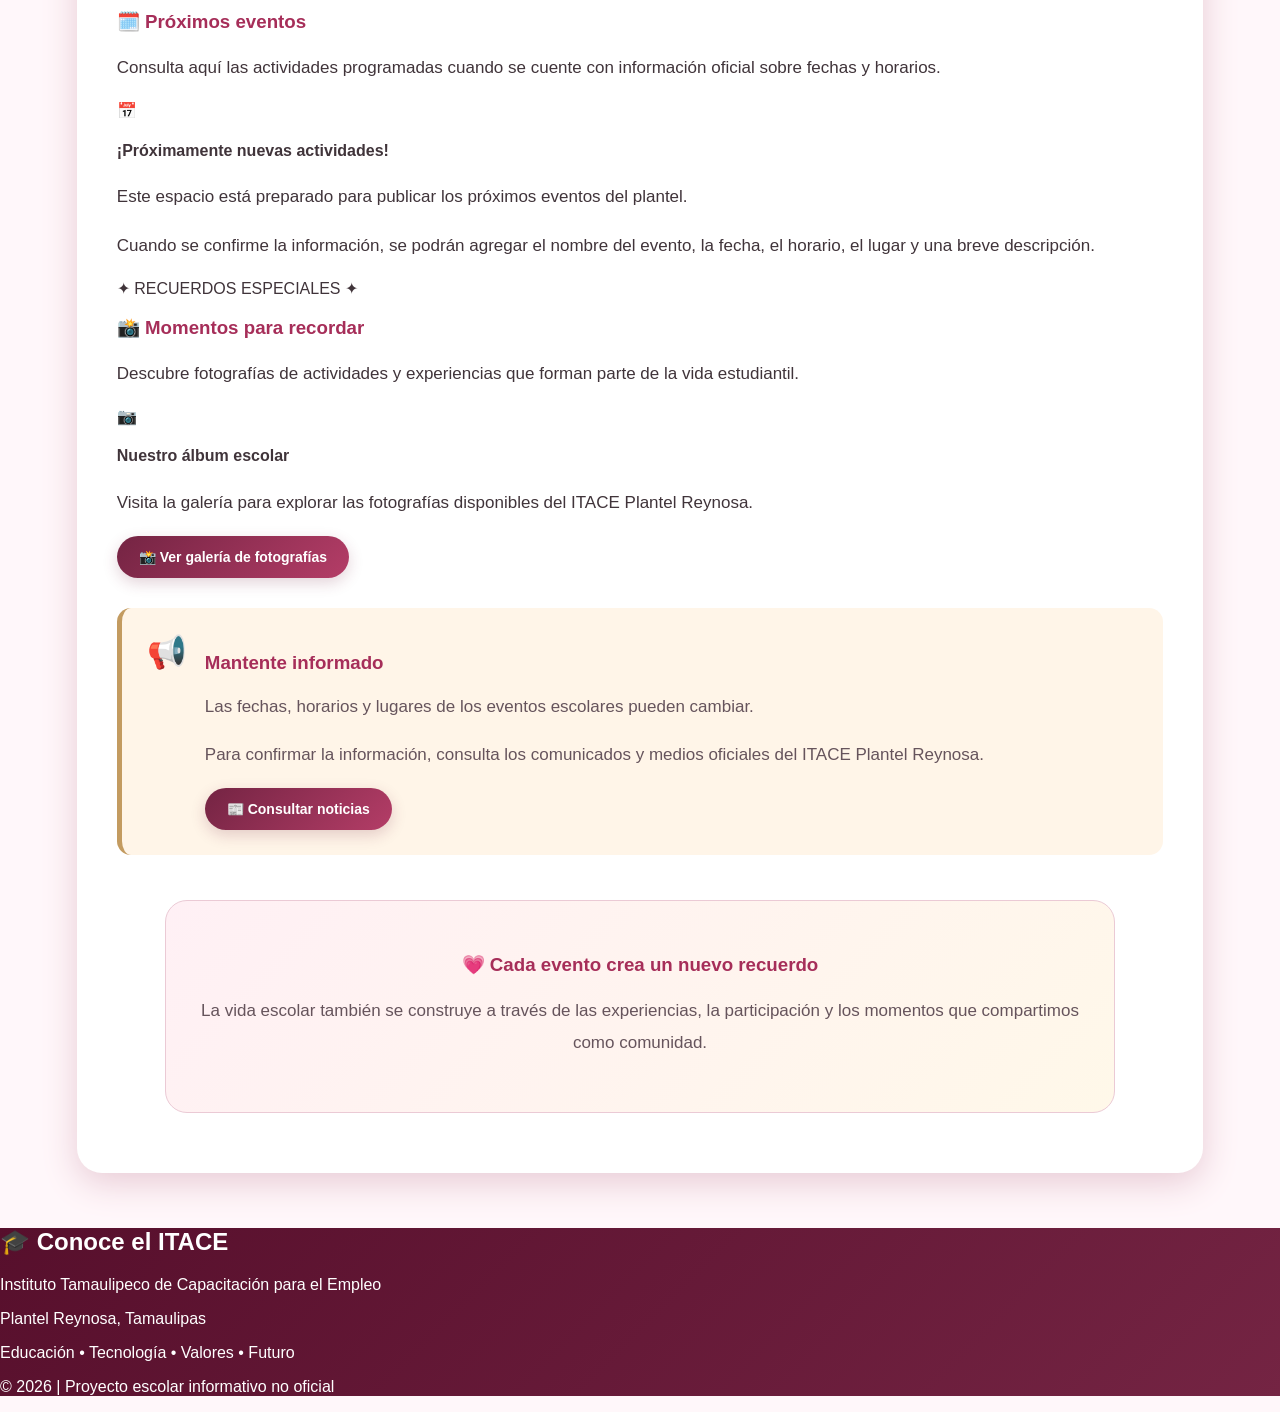
<file: paginas/eventos.html>
<!DOCTYPE html>
<html lang="es">

<head>
    <meta charset="UTF-8">
    <meta name="viewport" content="width=device-width, initial-scale=1.0">

    <title>Eventos | ITACE Plantel Reynosa</title>

    <link rel="stylesheet" href="../css/style.css">
</head>

<body>

<!-- =====================================
     ENCABEZADO
===================================== -->

<header class="encabezado">

    <div class="marca">
        <span class="logo-texto">ITACE</span>
        <span>PLANTEL REYNOSA</span>
    </div>

    <p>Educación • Innovación • Futuro</p>

</header>


<!-- =====================================
     MENÚ DE NAVEGACIÓN
===================================== -->

<nav class="menu-principal">

    <a href="../index.html#inicio" class="marca-itace">

        <span class="marca-icono">🎓</span>

        <span class="marca-texto">
            <strong>ITACE</strong>
            <small>Nuestra Historia, Nuestro Futuro</small>
        </span>

    </a>

    <!-- BOTÓN PARA CELULARES -->

    <button
        class="menu-hamburguesa"
        id="menuHamburguesa"
        type="button"
        aria-label="Abrir menú"
        aria-controls="enlacesMenu"
        aria-expanded="false">
        ☰
    </button>

    <!-- ENLACES DEL MENÚ -->

    <div class="enlaces-menu" id="enlacesMenu">

        <a href="../index.html#inicio">Inicio</a>

        <a href="conocenos.html#historia">Historia</a>

        <a href="oferta-educativa.html#carreras">Carreras</a>

        <a href="docentes.html#docentes">Docentes</a>

        <a href="proyectos.html#proyectos">Proyectos</a>

        <a href="noticias.html#noticias">Noticias</a>

        <a href="#eventos">Eventos</a>

        <a href="vida-estudiantil.html#beneficios">Beneficios</a>

        <a href="vida-estudiantil.html#clubes">Clubes</a>

        <a href="vida-estudiantil.html#cursos">Cursos</a>

        <a href="galeria.html#eventos">Galería</a>

        <a href="instalaciones.html#instalaciones">Instalaciones</a>

        <a href="admisiones.html#inscripciones">Inscripciones</a>

        <a href="contacto.html#contacto">Contacto</a>

    </div>

</nav>


<main>

<!-- =====================================
     SECCIÓN DE EVENTOS
===================================== -->

<section class="seccion eventos-itace" id="eventos">

    <!-- ENCABEZADO -->

    <div class="eventos-encabezado">

        <span class="subtitulo">
            ✦ MOMENTOS QUE NOS UNEN ✦
        </span>

        <h2>📅 Eventos y actividades escolares</h2>

        <p>
            Los eventos escolares son una oportunidad
            para convivir, aprender, desarrollar
            habilidades y fortalecer los lazos
            de nuestra comunidad educativa.
        </p>

        <p>
            En esta sección podrás encontrar
            información sobre actividades,
            celebraciones y próximos eventos
            del ITACE Plantel Reynosa.
        </p>

    </div>


    <!-- =====================================
         PRESENTACIÓN DE EVENTOS
    ===================================== -->

    <div class="eventos-presentacion">

        <div class="eventos-presentacion-icono">
            🎉
        </div>

        <div class="eventos-presentacion-texto">

            <span>✦ VIVAMOS CADA EXPERIENCIA ✦</span>

            <h3>Momentos que forman parte de nuestra historia</h3>

            <p>
                Cada actividad escolar representa
                una oportunidad para compartir
                experiencias, descubrir talentos
                y crear recuerdos especiales.
            </p>

            <p>
                Este espacio estará dedicado
                a presentar eventos académicos,
                culturales, deportivos
                y de convivencia.
            </p>

        </div>

    </div>


    <!-- =====================================
         TIPOS DE EVENTOS
    ===================================== -->

    <div class="eventos-categorias">

        <h3>🌟 Actividades de nuestra comunidad</h3>

        <p>
            Los eventos se podrán organizar
            en distintas categorías para
            facilitar su consulta.
        </p>

        <div class="eventos-grid">

            <!-- EVENTOS ACADÉMICOS -->

            <article class="evento-card">

                <div class="evento-icono">
                    📚
                </div>

                <h4>Eventos académicos</h4>

                <p>
                    Actividades relacionadas
                    con el aprendizaje,
                    la investigación y
                    la formación profesional.
                </p>

                <span class="evento-etiqueta">
                    ✦ Aprendizaje
                </span>

            </article>


            <!-- EVENTOS CULTURALES -->

            <article class="evento-card">

                <div class="evento-icono">
                    🎭
                </div>

                <h4>Eventos culturales</h4>

                <p>
                    Espacios para expresar
                    el talento artístico,
                    la creatividad y
                    las tradiciones.
                </p>

                <span class="evento-etiqueta">
                    ✦ Cultura
                </span>

            </article>


            <!-- EVENTOS DEPORTIVOS -->

            <article class="evento-card">

                <div class="evento-icono">
                    🏆
                </div>

                <h4>Eventos deportivos</h4>

                <p>
                    Actividades que fomentan
                    el trabajo en equipo,
                    la disciplina y
                    la convivencia.
                </p>

                <span class="evento-etiqueta">
                    ✦ Deporte
                </span>

            </article>


            <!-- CEREMONIAS -->

            <article class="evento-card">

                <div class="evento-icono">
                    🎓
                </div>

                <h4>Ceremonias escolares</h4>

                <p>
                    Actos y celebraciones
                    que reconocen momentos
                    importantes de la
                    trayectoria estudiantil.
                </p>

                <span class="evento-etiqueta">
                    ✦ Reconocimiento
                </span>

            </article>


            <!-- ACTIVIDADES CÍVICAS -->

            <article class="evento-card">

                <div class="evento-icono">
                    🇲🇽
                </div>

                <h4>Actividades cívicas</h4>

                <p>
                    Espacios que promueven
                    los valores, el respeto
                    y la identidad nacional.
                </p>

                <span class="evento-etiqueta">
                    ✦ Valores
                </span>

            </article>


            <!-- CONVIVENCIA -->

            <article class="evento-card">

                <div class="evento-icono">
                    💗
                </div>

                <h4>Convivencia estudiantil</h4>

                <p>
                    Actividades para fortalecer
                    la amistad, la participación
                    y el sentido de comunidad.
                </p>

                <span class="evento-etiqueta">
                    ✦ Comunidad
                </span>

            </article>

        </div>

    </div>


    <!-- =====================================
         PRÓXIMOS EVENTOS
    ===================================== -->

    <div class="eventos-proximos">

        <div class="eventos-proximos-encabezado">

            <span>✦ AGENDA ESCOLAR ✦</span>

            <h3>🗓️ Próximos eventos</h3>

            <p>
                Consulta aquí las actividades
                programadas cuando se cuente
                con información oficial
                sobre fechas y horarios.
            </p>

        </div>


        <!-- MENSAJE TEMPORAL -->

        <div class="eventos-proximamente">

            <div class="eventos-proximamente-icono">
                📅
            </div>

            <h4>¡Próximamente nuevas actividades!</h4>

            <p>
                Este espacio está preparado
                para publicar los próximos
                eventos del plantel.
            </p>

            <p>
                Cuando se confirme la información,
                se podrán agregar el nombre
                del evento, la fecha, el horario,
                el lugar y una breve descripción.
            </p>

        </div>

    </div>


    <!-- =====================================
         RECUERDOS DE EVENTOS
    ===================================== -->

    <div class="eventos-recuerdos">

        <div class="eventos-recuerdos-encabezado">

            <span>✦ RECUERDOS ESPECIALES ✦</span>

            <h3>📸 Momentos para recordar</h3>

            <p>
                Descubre fotografías de
                actividades y experiencias
                que forman parte de
                la vida estudiantil.
            </p>

        </div>

        <div class="eventos-recuerdos-contenido">

            <div class="eventos-recuerdos-icono">
                📷
            </div>

            <h4>Nuestro álbum escolar</h4>

            <p>
                Visita la galería para
                explorar las fotografías
                disponibles del ITACE
                Plantel Reynosa.
            </p>

            <a
                href="galeria.html#eventos"
                class="boton-principal">
                📸 Ver galería de fotografías
            </a>

        </div>

    </div>


    <!-- =====================================
         INFORMACIÓN IMPORTANTE
    ===================================== -->

    <div class="eventos-aviso">

        <div class="eventos-aviso-icono">
            📢
        </div>

        <div class="eventos-aviso-texto">

            <h3>Mantente informado</h3>

            <p>
                Las fechas, horarios y lugares
                de los eventos escolares
                pueden cambiar.
            </p>

            <p>
                Para confirmar la información,
                consulta los comunicados
                y medios oficiales del
                ITACE Plantel Reynosa.
            </p>

            <a
                href="noticias.html#noticias"
                class="boton-principal">
                📰 Consultar noticias
            </a>

        </div>

    </div>


    <!-- =====================================
         MENSAJE FINAL
    ===================================== -->

    <div class="eventos-mensaje">

        <h3>💗 Cada evento crea un nuevo recuerdo</h3>

        <p>
            La vida escolar también se construye
            a través de las experiencias,
            la participación y los momentos
            que compartimos como comunidad.
        </p>

    </div>

</section>

</main>


<!-- =====================================
     PIE DE PÁGINA
===================================== -->

<footer>

    <h2>🎓 Conoce el ITACE</h2>

    <p>
        Instituto Tamaulipeco de Capacitación
        para el Empleo
    </p>

    <p>Plantel Reynosa, Tamaulipas</p>

    <p>Educación • Tecnología • Valores • Futuro</p>

    <p>
        © 2026 | Proyecto escolar informativo no oficial
    </p>

</footer>


<!-- =====================================
     JAVASCRIPT
===================================== -->

<script src="../js/script.js" defer></script>

<!-- BOTÓN PARA VOLVER ARRIBA -->

<button
    id="volverArriba"
    class="oculto"
    type="button"
    aria-label="Volver al inicio de la página"
    title="Volver arriba"
>
    ↑
</button>

</body>
</html>
</file>
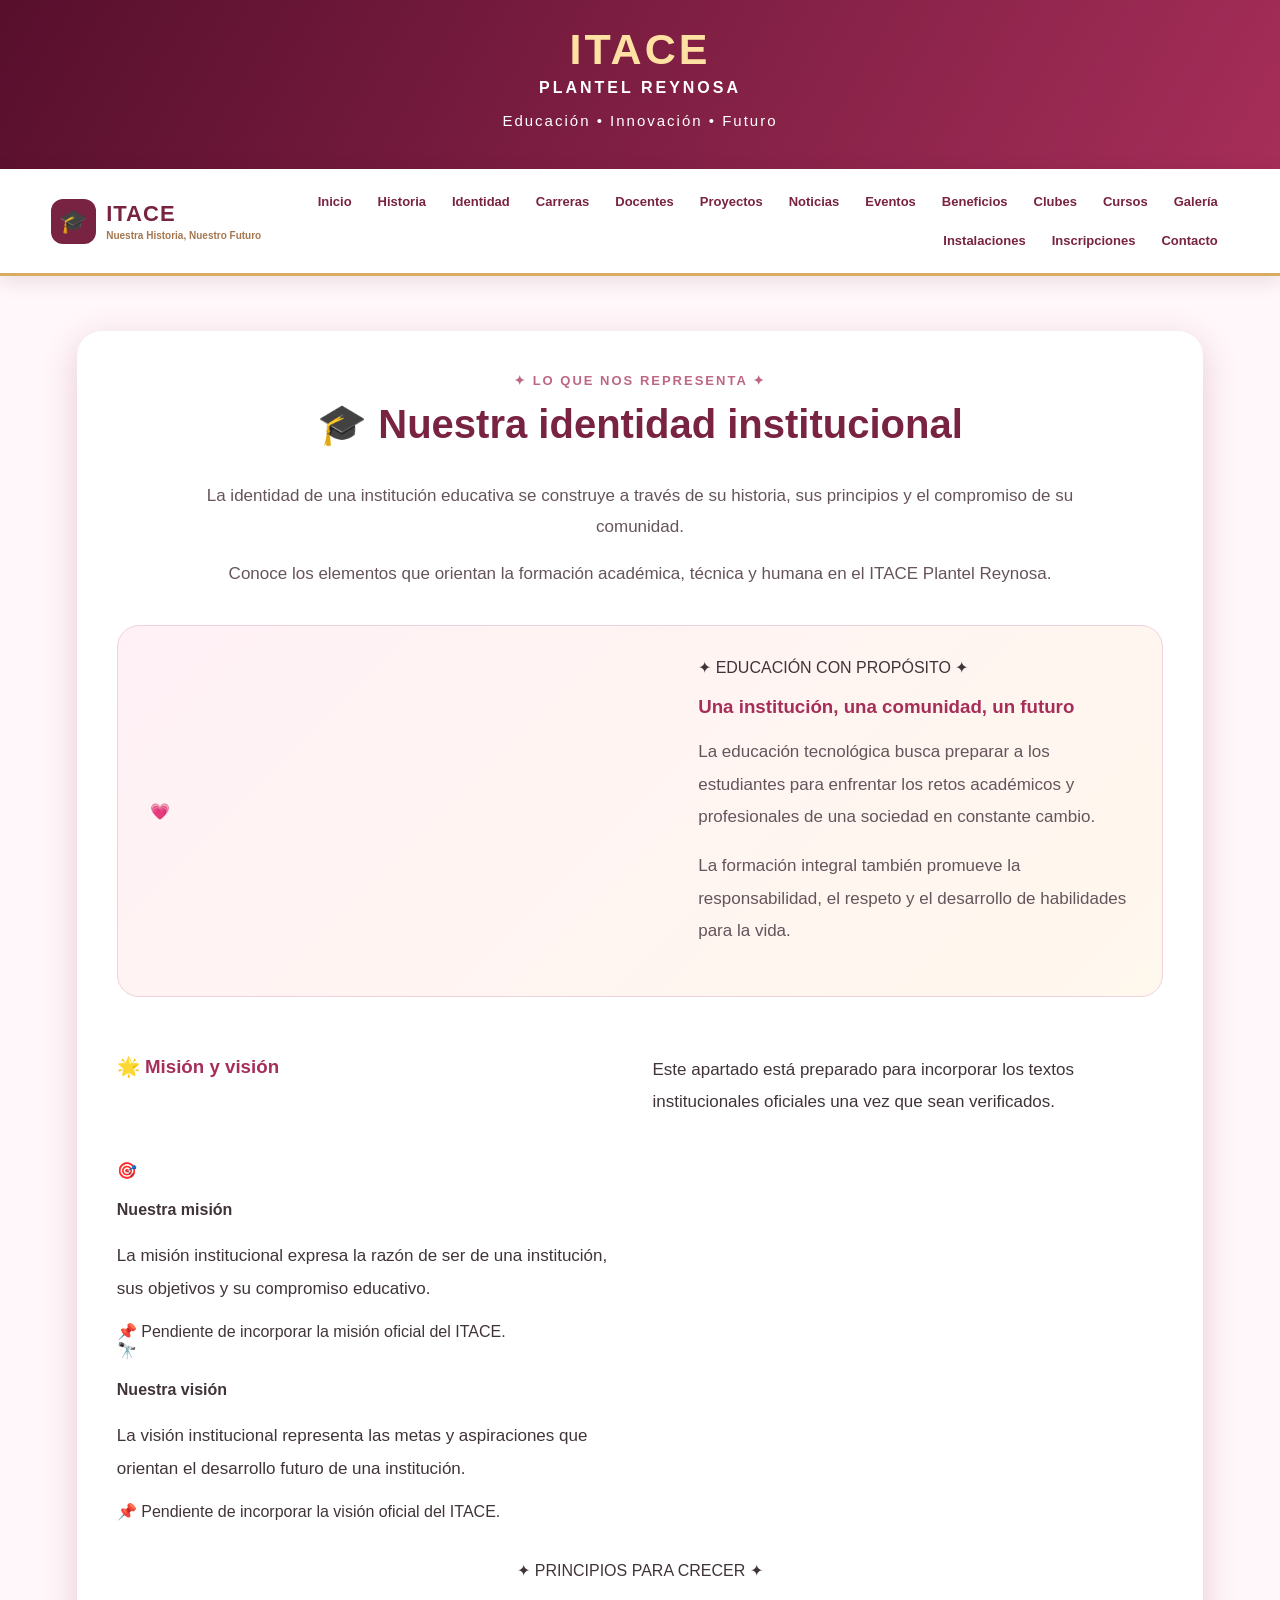
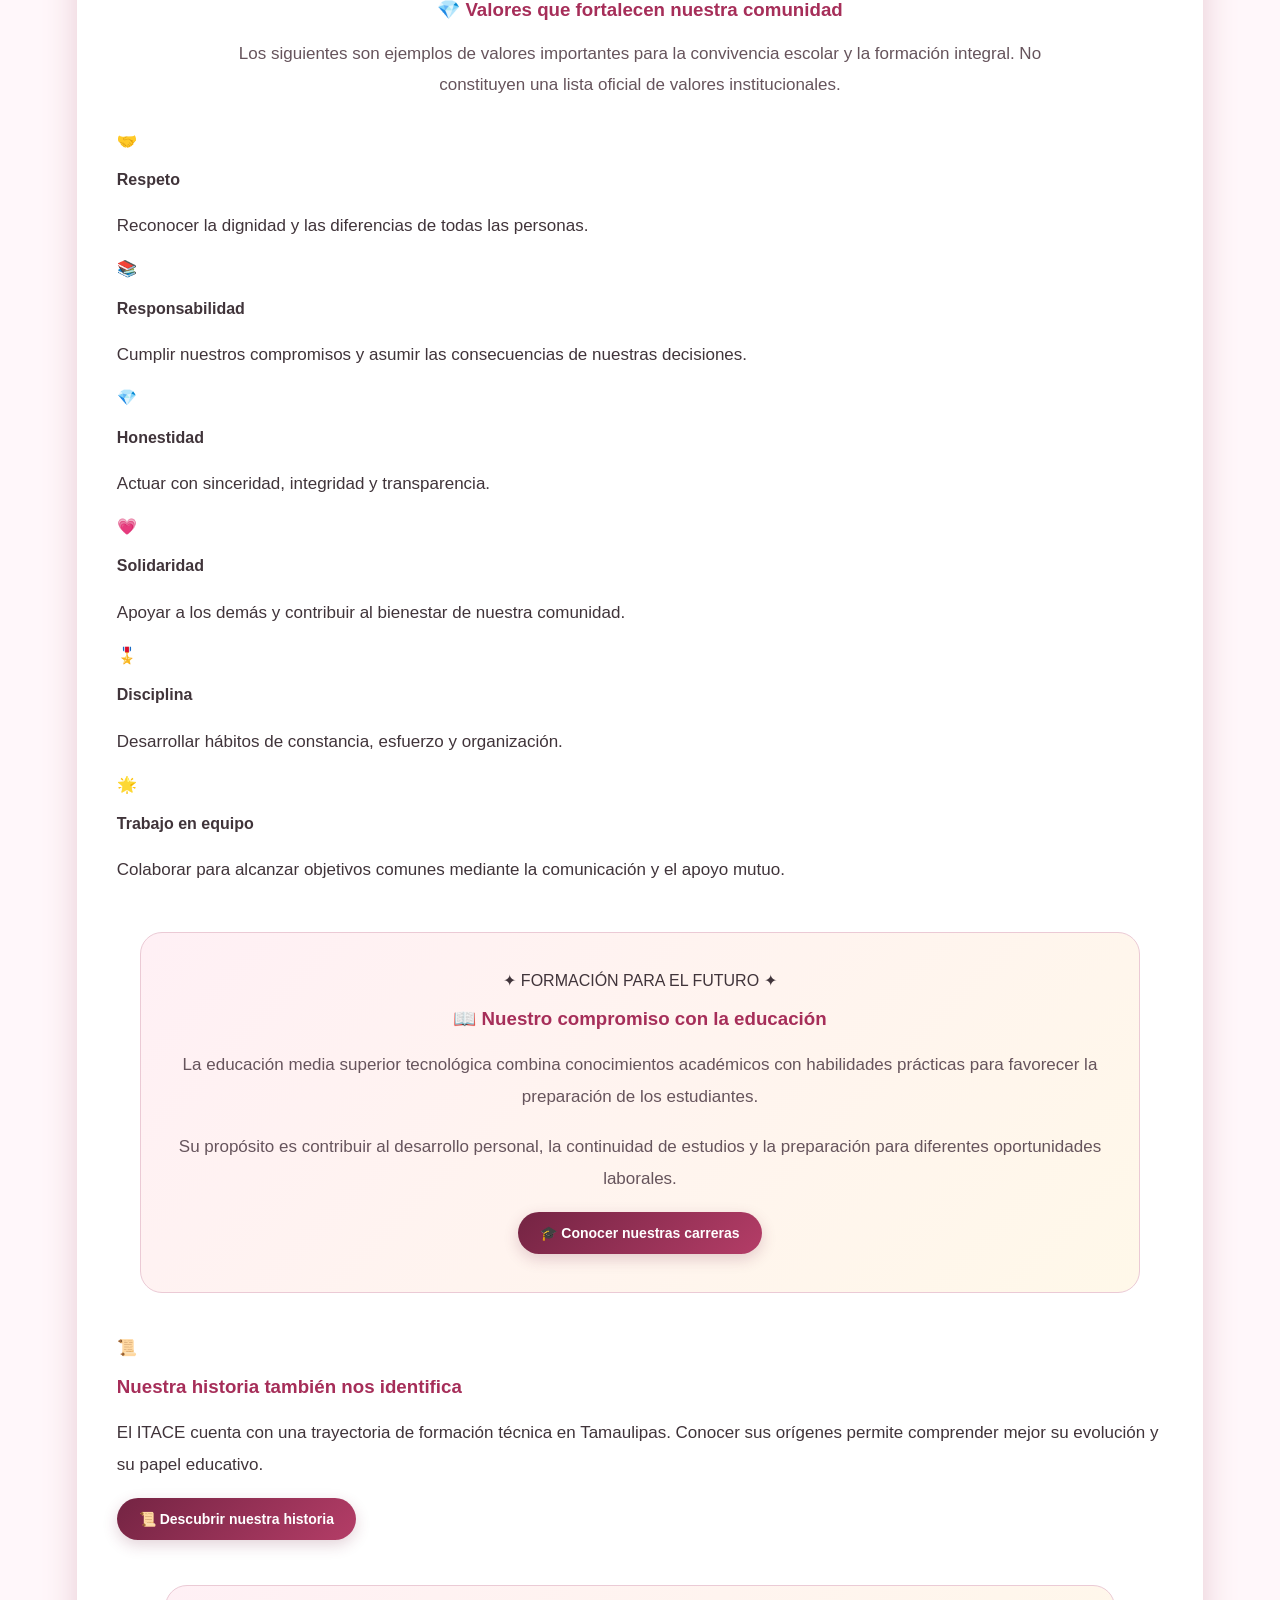
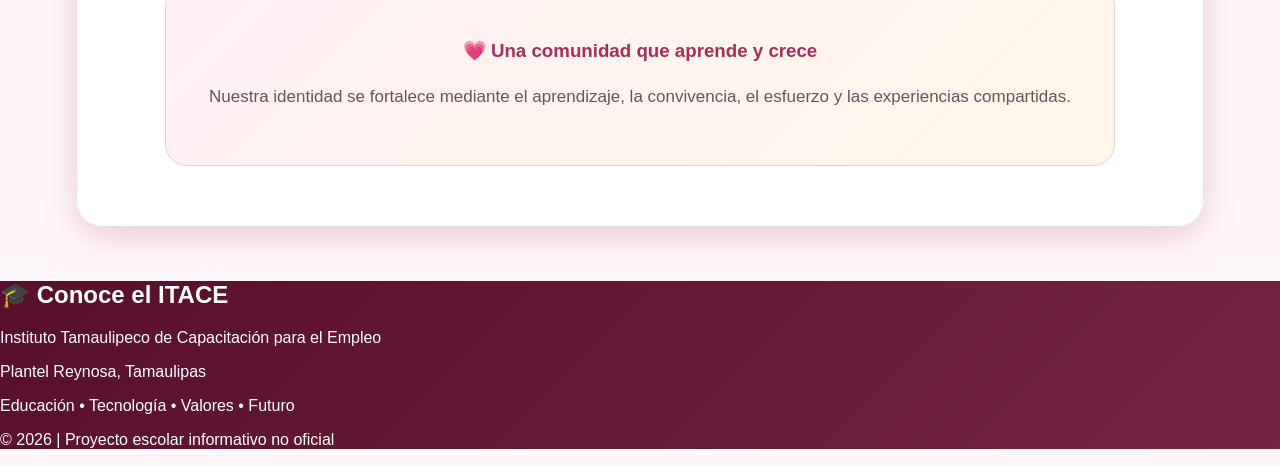
<file: paginas/identidad.html>
<!DOCTYPE html>
<html lang="es">

<head>
    <meta charset="UTF-8">
    <meta name="viewport" content="width=device-width, initial-scale=1.0">

    <title>Identidad Institucional | ITACE Plantel Reynosa</title>

    <link rel="stylesheet" href="../css/style.css">
</head>

<body>

<!-- =====================================
     ENCABEZADO
===================================== -->

<header class="encabezado">

    <div class="marca">
        <span class="logo-texto">ITACE</span>
        <span>PLANTEL REYNOSA</span>
    </div>

    <p>Educación • Innovación • Futuro</p>

</header>


<!-- =====================================
     MENÚ DE NAVEGACIÓN
===================================== -->

<nav class="menu-principal">

    <a href="../index.html#inicio" class="marca-itace">

        <span class="marca-icono">🎓</span>

        <span class="marca-texto">
            <strong>ITACE</strong>
            <small>Nuestra Historia, Nuestro Futuro</small>
        </span>

    </a>

    <!-- BOTÓN PARA CELULARES -->

    <button
        class="menu-hamburguesa"
        id="menuHamburguesa"
        type="button"
        aria-label="Abrir menú"
        aria-controls="enlacesMenu"
        aria-expanded="false">
        ☰
    </button>

    <!-- ENLACES DEL MENÚ -->

    <div class="enlaces-menu" id="enlacesMenu">

        <a href="../index.html#inicio">Inicio</a>

        <a href="conocenos.html#historia">Historia</a>

        <a href="#identidad">Identidad</a>

        <a href="oferta-educativa.html#carreras">Carreras</a>

        <a href="docentes.html#docentes">Docentes</a>

        <a href="proyectos.html#proyectos">Proyectos</a>

        <a href="noticias.html#noticias">Noticias</a>

        <a href="eventos.html#eventos">Eventos</a>

        <a href="vida-estudiantil.html#beneficios">Beneficios</a>

        <a href="vida-estudiantil.html#clubes">Clubes</a>

        <a href="vida-estudiantil.html#cursos">Cursos</a>

        <a href="galeria.html#eventos">Galería</a>

        <a href="instalaciones.html#instalaciones">Instalaciones</a>

        <a href="admisiones.html#inscripciones">Inscripciones</a>

        <a href="contacto.html#contacto">Contacto</a>

    </div>

</nav>


<main>

<!-- =====================================
     IDENTIDAD INSTITUCIONAL
===================================== -->

<section class="seccion identidad-itace" id="identidad">

    <!-- ENCABEZADO -->

    <div class="identidad-encabezado">

        <span class="subtitulo">
            ✦ LO QUE NOS REPRESENTA ✦
        </span>

        <h2>🎓 Nuestra identidad institucional</h2>

        <p>
            La identidad de una institución educativa
            se construye a través de su historia,
            sus principios y el compromiso
            de su comunidad.
        </p>

        <p>
            Conoce los elementos que orientan
            la formación académica, técnica
            y humana en el ITACE Plantel Reynosa.
        </p>

    </div>


    <!-- =====================================
         PRESENTACIÓN DE IDENTIDAD
    ===================================== -->

    <div class="identidad-presentacion">

        <div class="identidad-presentacion-icono">
            💗
        </div>

        <div class="identidad-presentacion-texto">

            <span>✦ EDUCACIÓN CON PROPÓSITO ✦</span>

            <h3>Una institución, una comunidad, un futuro</h3>

            <p>
                La educación tecnológica busca
                preparar a los estudiantes
                para enfrentar los retos
                académicos y profesionales
                de una sociedad en constante cambio.
            </p>

            <p>
                La formación integral también
                promueve la responsabilidad,
                el respeto y el desarrollo
                de habilidades para la vida.
            </p>

        </div>

    </div>


    <!-- =====================================
         MISIÓN Y VISIÓN
    ===================================== -->

    <div class="identidad-mision-vision">

        <h3>🌟 Misión y visión</h3>

        <p>
            Este apartado está preparado
            para incorporar los textos
            institucionales oficiales
            una vez que sean verificados.
        </p>

        <div class="identidad-grid">

            <!-- MISIÓN -->

            <article class="identidad-card">

                <div class="identidad-icono">
                    🎯
                </div>

                <h4>Nuestra misión</h4>

                <p>
                    La misión institucional
                    expresa la razón de ser
                    de una institución,
                    sus objetivos y
                    su compromiso educativo.
                </p>

                <div class="identidad-pendiente">
                    📌 Pendiente de incorporar
                    la misión oficial del ITACE.
                </div>

            </article>


            <!-- VISIÓN -->

            <article class="identidad-card">

                <div class="identidad-icono">
                    🔭
                </div>

                <h4>Nuestra visión</h4>

                <p>
                    La visión institucional
                    representa las metas
                    y aspiraciones que orientan
                    el desarrollo futuro
                    de una institución.
                </p>

                <div class="identidad-pendiente">
                    📌 Pendiente de incorporar
                    la visión oficial del ITACE.
                </div>

            </article>

        </div>

    </div>


    <!-- =====================================
         VALORES
    ===================================== -->

    <div class="identidad-valores">

        <div class="identidad-valores-encabezado">

            <span>✦ PRINCIPIOS PARA CRECER ✦</span>

            <h3>💎 Valores que fortalecen nuestra comunidad</h3>

            <p>
                Los siguientes son ejemplos
                de valores importantes
                para la convivencia escolar
                y la formación integral.
                No constituyen una lista
                oficial de valores institucionales.
            </p>

        </div>

        <div class="valores-grid">

            <!-- RESPETO -->

            <article class="valor-card">

                <div class="valor-icono">🤝</div>

                <h4>Respeto</h4>

                <p>
                    Reconocer la dignidad
                    y las diferencias de
                    todas las personas.
                </p>

            </article>


            <!-- RESPONSABILIDAD -->

            <article class="valor-card">

                <div class="valor-icono">📚</div>

                <h4>Responsabilidad</h4>

                <p>
                    Cumplir nuestros compromisos
                    y asumir las consecuencias
                    de nuestras decisiones.
                </p>

            </article>


            <!-- HONESTIDAD -->

            <article class="valor-card">

                <div class="valor-icono">💎</div>

                <h4>Honestidad</h4>

                <p>
                    Actuar con sinceridad,
                    integridad y transparencia.
                </p>

            </article>


            <!-- SOLIDARIDAD -->

            <article class="valor-card">

                <div class="valor-icono">💗</div>

                <h4>Solidaridad</h4>

                <p>
                    Apoyar a los demás
                    y contribuir al bienestar
                    de nuestra comunidad.
                </p>

            </article>


            <!-- DISCIPLINA -->

            <article class="valor-card">

                <div class="valor-icono">🎖️</div>

                <h4>Disciplina</h4>

                <p>
                    Desarrollar hábitos
                    de constancia, esfuerzo
                    y organización.
                </p>

            </article>


            <!-- TRABAJO EN EQUIPO -->

            <article class="valor-card">

                <div class="valor-icono">🌟</div>

                <h4>Trabajo en equipo</h4>

                <p>
                    Colaborar para alcanzar
                    objetivos comunes
                    mediante la comunicación
                    y el apoyo mutuo.
                </p>

            </article>

        </div>

    </div>


    <!-- =====================================
         COMPROMISO EDUCATIVO
    ===================================== -->

    <div class="identidad-compromiso">

        <span>✦ FORMACIÓN PARA EL FUTURO ✦</span>

        <h3>📖 Nuestro compromiso con la educación</h3>

        <p>
            La educación media superior tecnológica
            combina conocimientos académicos
            con habilidades prácticas
            para favorecer la preparación
            de los estudiantes.
        </p>

        <p>
            Su propósito es contribuir
            al desarrollo personal,
            la continuidad de estudios
            y la preparación para
            diferentes oportunidades laborales.
        </p>

        <a
            href="oferta-educativa.html#carreras"
            class="boton-principal">
            🎓 Conocer nuestras carreras
        </a>

    </div>


    <!-- =====================================
         NUESTRA HISTORIA
    ===================================== -->

    <div class="identidad-historia">

        <div class="identidad-historia-icono">
            📜
        </div>

        <h3>Nuestra historia también nos identifica</h3>

        <p>
            El ITACE cuenta con una trayectoria
            de formación técnica en Tamaulipas.
            Conocer sus orígenes permite
            comprender mejor su evolución
            y su papel educativo.
        </p>

        <a
            href="conocenos.html#historia"
            class="boton-principal">
            📜 Descubrir nuestra historia
        </a>

    </div>


    <!-- =====================================
         MENSAJE FINAL
    ===================================== -->

    <div class="identidad-mensaje">

        <h3>💗 Una comunidad que aprende y crece</h3>

        <p>
            Nuestra identidad se fortalece
            mediante el aprendizaje,
            la convivencia, el esfuerzo
            y las experiencias compartidas.
        </p>

    </div>

</section>

</main>


<!-- =====================================
     PIE DE PÁGINA
===================================== -->

<footer>

    <h2>🎓 Conoce el ITACE</h2>

    <p>
        Instituto Tamaulipeco de Capacitación
        para el Empleo
    </p>

    <p>Plantel Reynosa, Tamaulipas</p>

    <p>Educación • Tecnología • Valores • Futuro</p>

    <p>
        © 2026 | Proyecto escolar informativo no oficial
    </p>

</footer>


<!-- =====================================
     JAVASCRIPT
===================================== -->

<script src="../js/script.js" defer></script>

<!-- BOTÓN PARA VOLVER ARRIBA -->

<button
    id="volverArriba"
    class="oculto"
    type="button"
    aria-label="Volver al inicio de la página"
    title="Volver arriba"
>
    ↑
</button>

</body>
</html>
</file>
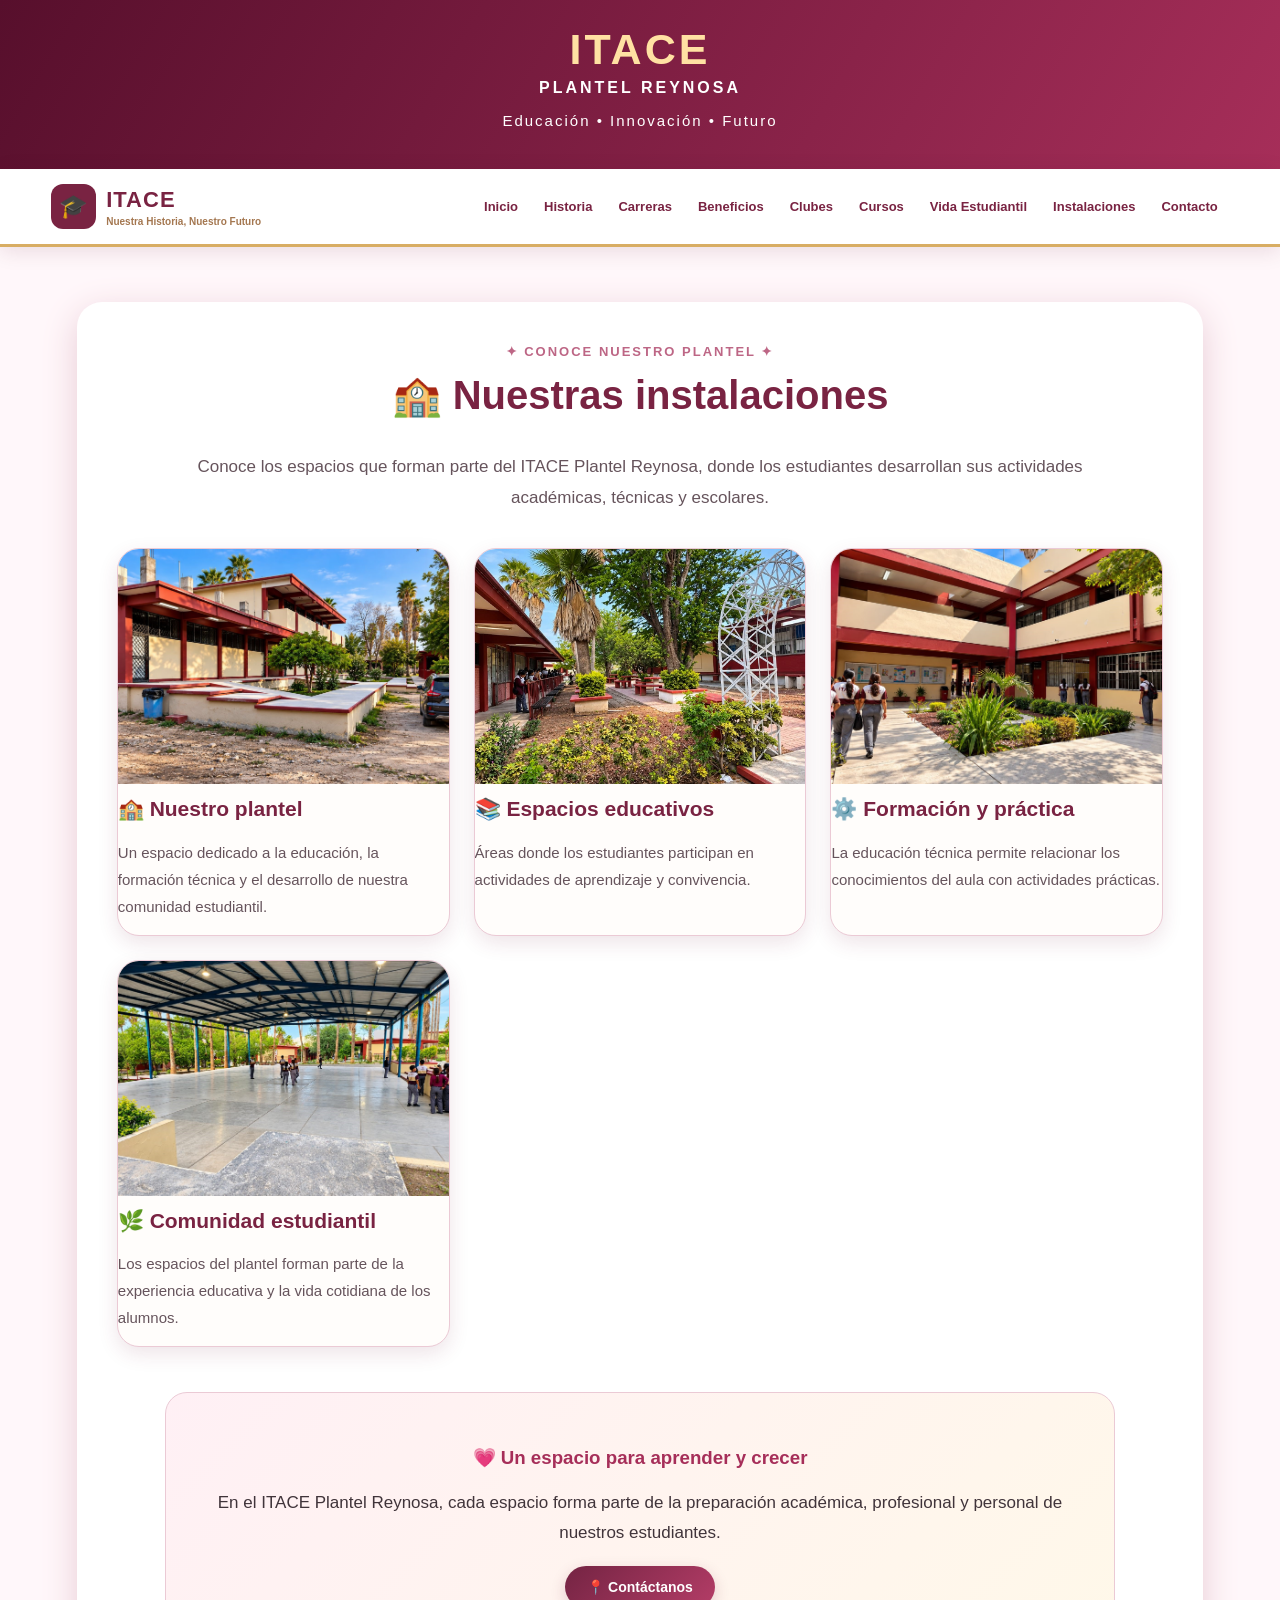
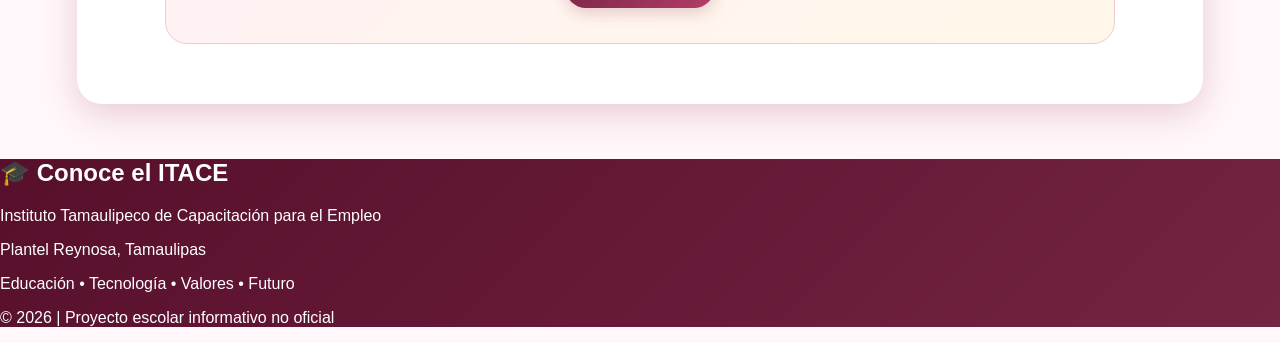
<file: paginas/instalaciones.html>
<!DOCTYPE html>
<html lang="es">

<head>
    <meta charset="UTF-8">
    <meta name="viewport" content="width=device-width, initial-scale=1.0">

    <title>Instalaciones | ITACE Plantel Reynosa</title>

    <link rel="stylesheet" href="../css/style.css">
</head>

<body>

<!-- =====================================
     ENCABEZADO
===================================== -->

<header class="encabezado">

    <div class="marca">
        <span class="logo-texto">ITACE</span>
        <span>PLANTEL REYNOSA</span>
    </div>

    <p>Educación • Innovación • Futuro</p>

</header>


<!-- =====================================
     MENÚ DE NAVEGACIÓN
===================================== -->

<nav class="menu-principal">

    <a href="../index.html#inicio" class="marca-itace">

        <span class="marca-icono">🎓</span>

        <span class="marca-texto">
            <strong>ITACE</strong>
            <small>Nuestra Historia, Nuestro Futuro</small>
        </span>

    </a>

    <!-- BOTÓN PARA CELULARES -->

    <button
        class="menu-hamburguesa"
        id="menuHamburguesa"
        type="button"
        aria-label="Abrir menú"
        aria-controls="enlacesMenu"
        aria-expanded="false">
        ☰
    </button>

    <!-- ENLACES DEL MENÚ -->

    <div class="enlaces-menu" id="enlacesMenu">

        <a href="../index.html#inicio">Inicio</a>

        <a href="conocenos.html#historia">Historia</a>

        <a href="oferta-educativa.html#carreras">Carreras</a>

        <a href="vida-estudiantil.html#beneficios">Beneficios</a>

        <a href="vida-estudiantil.html#clubes">Clubes</a>

        <a href="vida-estudiantil.html#cursos">Cursos</a>

        <a href="galeria.html#eventos">Vida Estudiantil</a>

        <a href="#instalaciones">Instalaciones</a>

        <a href="contacto.html#contacto">Contacto</a>

    </div>

</nav>


<main>

<!-- =====================================
     INSTALACIONES DEL ITACE
===================================== -->

<section class="seccion" id="instalaciones">

    <!-- ENCABEZADO DE LA SECCIÓN -->

    <div class="instalaciones-encabezado">

        <span class="subtitulo">
            ✦ CONOCE NUESTRO PLANTEL ✦
        </span>

        <h2>🏫 Nuestras instalaciones</h2>

        <p>
            Conoce los espacios que forman parte
            del ITACE Plantel Reynosa, donde los
            estudiantes desarrollan sus actividades
            académicas, técnicas y escolares.
        </p>

    </div>


    <!-- =====================================
         GALERÍA DE INSTALACIONES
    ===================================== -->

    <div class="instalaciones-grid">

        <!-- INSTALACIÓN 1 -->

        <article class="instalacion-card">

            <div class="instalacion-imagen">

                <img
                    src="../img/foto12.jpg"
                    alt="Instalaciones del ITACE Plantel Reynosa"
                    loading="lazy">

            </div>

            <div class="instalacion-informacion">

                <h3>🏫 Nuestro plantel</h3>

                <p>
                    Un espacio dedicado a la educación,
                    la formación técnica y el desarrollo
                    de nuestra comunidad estudiantil.
                </p>

            </div>

        </article>


        <!-- INSTALACIÓN 2 -->

        <article class="instalacion-card">

            <div class="instalacion-imagen">

                <img
                    src="../img/foto13.jpg"
                    alt="Espacios escolares del ITACE"
                    loading="lazy">

            </div>

            <div class="instalacion-informacion">

                <h3>📚 Espacios educativos</h3>

                <p>
                    Áreas donde los estudiantes
                    participan en actividades de
                    aprendizaje y convivencia.
                </p>

            </div>

        </article>


        <!-- INSTALACIÓN 3 -->

        <article class="instalacion-card">

            <div class="instalacion-imagen">

                <img
                    src="../img/foto14.jpg"
                    alt="Área del ITACE Plantel Reynosa"
                    loading="lazy">

            </div>

            <div class="instalacion-informacion">

                <h3>⚙️ Formación y práctica</h3>

                <p>
                    La educación técnica permite
                    relacionar los conocimientos
                    del aula con actividades prácticas.
                </p>

            </div>

        </article>


        <!-- INSTALACIÓN 4 -->

        <article class="instalacion-card">

            <div class="instalacion-imagen">

                <img
                    src="../img/foto15.jpg"
                    alt="Otra vista de las instalaciones del ITACE"
                    loading="lazy">

            </div>

            <div class="instalacion-informacion">

                <h3>🌿 Comunidad estudiantil</h3>

                <p>
                    Los espacios del plantel forman
                    parte de la experiencia educativa
                    y la vida cotidiana de los alumnos.
                </p>

            </div>

        </article>

    </div>


    <!-- =====================================
         MENSAJE FINAL
    ===================================== -->

    <div class="instalaciones-mensaje">

        <h3>💗 Un espacio para aprender y crecer</h3>

        <p>
            En el ITACE Plantel Reynosa, cada espacio
            forma parte de la preparación académica,
            profesional y personal de nuestros estudiantes.
        </p>

        <a href="contacto.html#contacto"
           class="boton-principal">
            📍 Contáctanos
        </a>

    </div>

</section>

</main>


<!-- =====================================
     PIE DE PÁGINA
===================================== -->

<footer>

    <h2>🎓 Conoce el ITACE</h2>

    <p>
        Instituto Tamaulipeco de Capacitación para el Empleo
    </p>

    <p>Plantel Reynosa, Tamaulipas</p>

    <p>Educación • Tecnología • Valores • Futuro</p>

    <p>
        © 2026 | Proyecto escolar informativo no oficial
    </p>

</footer>


<!-- =====================================
     JAVASCRIPT
===================================== -->

<script src="../js/script.js" defer></script>

<!-- BOTÓN PARA VOLVER ARRIBA -->

<button
    id="volverArriba"
    class="oculto"
    type="button"
    aria-label="Volver al inicio de la página"
    title="Volver arriba"
>
    ↑
</button>

</body>
</html>
</file>
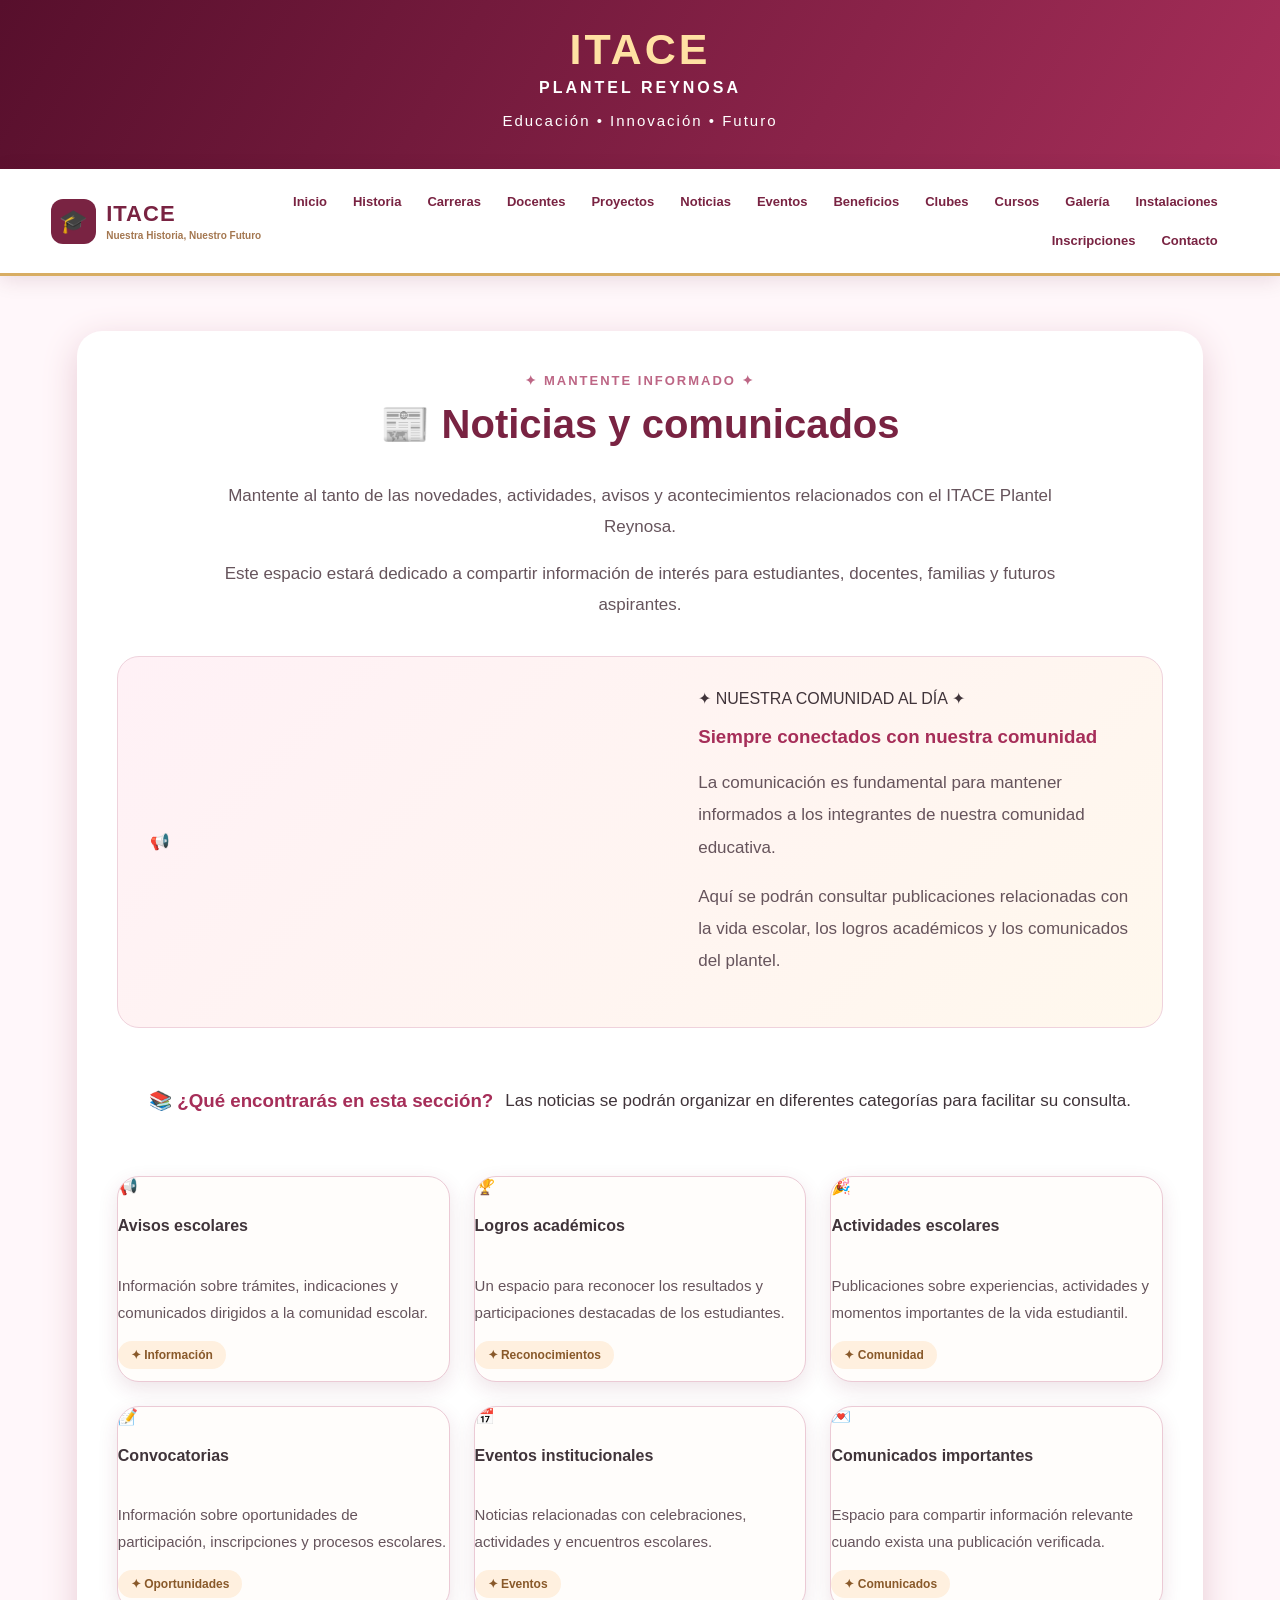
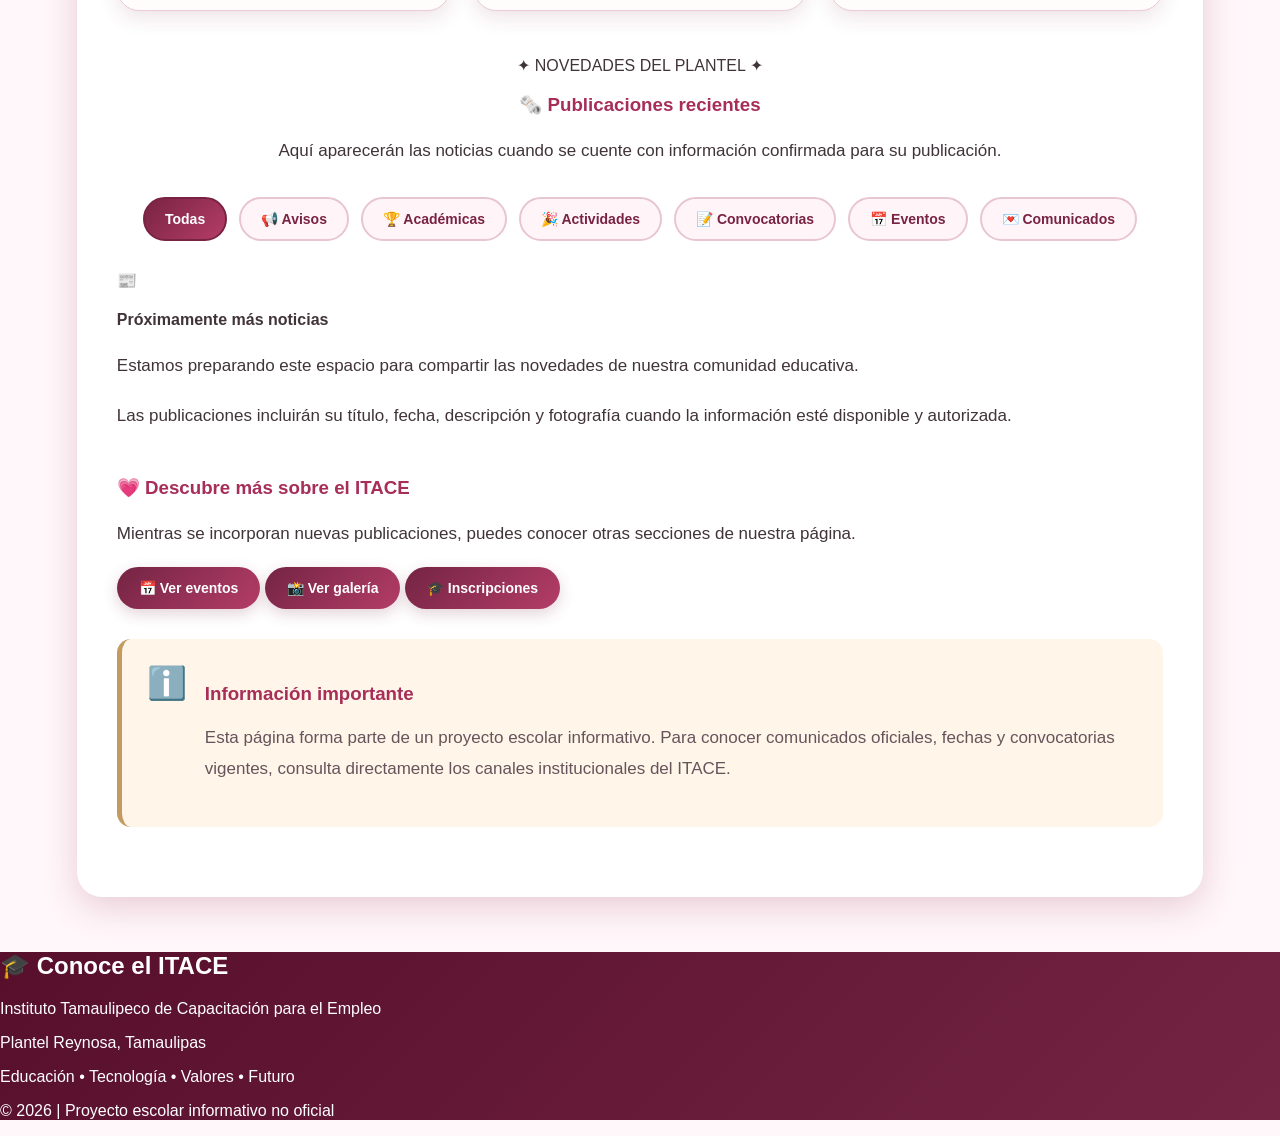
<file: paginas/noticias.html>
<!DOCTYPE html>
<html lang="es">

<head>
    <meta charset="UTF-8">
    <meta name="viewport" content="width=device-width, initial-scale=1.0">

    <title>Noticias | ITACE Plantel Reynosa</title>

    <link rel="stylesheet" href="../css/style.css">
</head>

<body>

<!-- =====================================
     ENCABEZADO
===================================== -->

<header class="encabezado">

    <div class="marca">
        <span class="logo-texto">ITACE</span>
        <span>PLANTEL REYNOSA</span>
    </div>

    <p>Educación • Innovación • Futuro</p>

</header>


<!-- =====================================
     MENÚ DE NAVEGACIÓN
===================================== -->

<nav class="menu-principal" aria-label="Menú principal">

    <a href="../index.html#inicio" class="marca-itace">

        <span class="marca-icono">🎓</span>

        <span class="marca-texto">
            <strong>ITACE</strong>
            <small>Nuestra Historia, Nuestro Futuro</small>
        </span>

    </a>

    <!-- BOTÓN PARA CELULARES -->

    <button
        class="menu-hamburguesa"
        id="menuHamburguesa"
        type="button"
        aria-label="Abrir menú"
        aria-controls="enlacesMenu"
        aria-expanded="false">
        ☰
    </button>

    <!-- ENLACES DEL MENÚ -->

    <div class="enlaces-menu" id="enlacesMenu">

        <a href="../index.html#inicio">Inicio</a>

        <a href="conocenos.html#historia">Historia</a>

        <a href="oferta-educativa.html#carreras">Carreras</a>

        <a href="docentes.html#docentes">Docentes</a>

        <a href="proyectos.html#proyectos">Proyectos</a>

        <a href="#noticias">Noticias</a>

        <a href="eventos.html#eventos">Eventos</a>

        <a href="vida-estudiantil.html#beneficios">Beneficios</a>

        <a href="vida-estudiantil.html#clubes">Clubes</a>

        <a href="vida-estudiantil.html#cursos">Cursos</a>

        <a href="galeria.html#eventos">Galería</a>

        <a href="instalaciones.html#instalaciones">
            Instalaciones
        </a>

        <a href="admisiones.html#inscripciones">
            Inscripciones
        </a>

        <a href="contacto.html#contacto">Contacto</a>

    </div>

</nav>


<main>

<!-- =====================================
     SECCIÓN DE NOTICIAS
===================================== -->

<section class="seccion noticias-itace" id="noticias">

    <!-- ENCABEZADO -->

    <div class="noticias-encabezado">

        <span class="subtitulo">
            ✦ MANTENTE INFORMADO ✦
        </span>

        <h2>📰 Noticias y comunicados</h2>

        <p>
            Mantente al tanto de las novedades,
            actividades, avisos y acontecimientos
            relacionados con el ITACE Plantel Reynosa.
        </p>

        <p>
            Este espacio estará dedicado a compartir
            información de interés para estudiantes,
            docentes, familias y futuros aspirantes.
        </p>

    </div>


    <!-- =====================================
         PRESENTACIÓN DE NOTICIAS
    ===================================== -->

    <div class="noticias-presentacion">

        <div class="noticias-presentacion-icono">
            📢
        </div>

        <div class="noticias-presentacion-texto">

            <span>✦ NUESTRA COMUNIDAD AL DÍA ✦</span>

            <h3>
                Siempre conectados con nuestra comunidad
            </h3>

            <p>
                La comunicación es fundamental
                para mantener informados
                a los integrantes de
                nuestra comunidad educativa.
            </p>

            <p>
                Aquí se podrán consultar
                publicaciones relacionadas
                con la vida escolar,
                los logros académicos
                y los comunicados del plantel.
            </p>

        </div>

    </div>


    <!-- =====================================
         CATEGORÍAS DE NOTICIAS
    ===================================== -->

    <div class="noticias-categorias">

        <h3>📚 ¿Qué encontrarás en esta sección?</h3>

        <p>
            Las noticias se podrán organizar
            en diferentes categorías para
            facilitar su consulta.
        </p>

        <div class="noticias-grid">

            <!-- AVISOS ESCOLARES -->

            <article class="noticia-card">

                <div class="noticia-icono">
                    📢
                </div>

                <h4>Avisos escolares</h4>

                <p>
                    Información sobre trámites,
                    indicaciones y comunicados
                    dirigidos a la comunidad escolar.
                </p>

                <span class="noticia-etiqueta">
                    ✦ Información
                </span>

            </article>


            <!-- LOGROS ACADÉMICOS -->

            <article class="noticia-card">

                <div class="noticia-icono">
                    🏆
                </div>

                <h4>Logros académicos</h4>

                <p>
                    Un espacio para reconocer
                    los resultados y participaciones
                    destacadas de los estudiantes.
                </p>

                <span class="noticia-etiqueta">
                    ✦ Reconocimientos
                </span>

            </article>


            <!-- ACTIVIDADES ESCOLARES -->

            <article class="noticia-card">

                <div class="noticia-icono">
                    🎉
                </div>

                <h4>Actividades escolares</h4>

                <p>
                    Publicaciones sobre experiencias,
                    actividades y momentos importantes
                    de la vida estudiantil.
                </p>

                <span class="noticia-etiqueta">
                    ✦ Comunidad
                </span>

            </article>


            <!-- CONVOCATORIAS -->

            <article class="noticia-card">

                <div class="noticia-icono">
                    📝
                </div>

                <h4>Convocatorias</h4>

                <p>
                    Información sobre oportunidades
                    de participación, inscripciones
                    y procesos escolares.
                </p>

                <span class="noticia-etiqueta">
                    ✦ Oportunidades
                </span>

            </article>


            <!-- EVENTOS -->

            <article class="noticia-card">

                <div class="noticia-icono">
                    📅
                </div>

                <h4>Eventos institucionales</h4>

                <p>
                    Noticias relacionadas con
                    celebraciones, actividades
                    y encuentros escolares.
                </p>

                <span class="noticia-etiqueta">
                    ✦ Eventos
                </span>

            </article>


            <!-- COMUNICADOS -->

            <article class="noticia-card">

                <div class="noticia-icono">
                    💌
                </div>

                <h4>Comunicados importantes</h4>

                <p>
                    Espacio para compartir
                    información relevante
                    cuando exista una
                    publicación verificada.
                </p>

                <span class="noticia-etiqueta">
                    ✦ Comunicados
                </span>

            </article>

        </div>

    </div>


    <!-- =====================================
         PUBLICACIONES RECIENTES
    ===================================== -->

    <div class="noticias-recientes">

        <div class="noticias-recientes-encabezado">

            <span>✦ NOVEDADES DEL PLANTEL ✦</span>

            <h3>🗞️ Publicaciones recientes</h3>

            <p>
                Aquí aparecerán las noticias
                cuando se cuente con información
                confirmada para su publicación.
            </p>

        </div>


        <!-- =====================================
             FILTROS DE NOTICIAS
        ===================================== -->

        <div class="noticias-publicaciones">

            <div
                class="noticias-filtros"
                role="group"
                aria-label="Filtrar noticias por categoría"
            >

                <button
                    type="button"
                    class="filtro-noticia activo"
                    data-filtro="todos"
                    aria-pressed="true">
                    Todas
                </button>

                <button
                    type="button"
                    class="filtro-noticia"
                    data-filtro="avisos"
                    aria-pressed="false">
                    📢 Avisos
                </button>

                <button
                    type="button"
                    class="filtro-noticia"
                    data-filtro="academico"
                    aria-pressed="false">
                    🏆 Académicas
                </button>

                <button
                    type="button"
                    class="filtro-noticia"
                    data-filtro="actividades"
                    aria-pressed="false">
                    🎉 Actividades
                </button>

                <button
                    type="button"
                    class="filtro-noticia"
                    data-filtro="convocatorias"
                    aria-pressed="false">
                    📝 Convocatorias
                </button>

                <button
                    type="button"
                    class="filtro-noticia"
                    data-filtro="eventos"
                    aria-pressed="false">
                    📅 Eventos
                </button>

                <button
                    type="button"
                    class="filtro-noticia"
                    data-filtro="comunicados"
                    aria-pressed="false">
                    💌 Comunicados
                </button>

            </div>


            <!-- =====================================
                 ESPACIO PARA FUTURAS NOTICIAS
            ===================================== -->

            <div
                class="noticias-listado"
                id="listadoNoticias"
                aria-live="polite"
            >

                <!--
                    AQUÍ AGREGAREMOS LAS NOTICIAS.

                    Cuando tengas información oficial,
                    cada publicación tendrá esta estructura:

                    <article
                        class="tarjeta-noticia"
                        data-categoria="avisos">

                        <h4>Título de la noticia</h4>

                        <time datetime="2026-10-25">
                            Fecha de publicación
                        </time>

                        <p>
                            Descripción de la noticia.
                        </p>

                    </article>

                    IMPORTANTE:
                    El ejemplo está comentado.
                    No se mostrará en la página.
                -->

            </div>


            <!-- MENSAJE TEMPORAL -->

            <div
                class="noticias-proximamente"
                id="noticiasProximamente"
            >

                <div class="noticias-proximamente-icono">
                    📰
                </div>

                <h4>Próximamente más noticias</h4>

                <p>
                    Estamos preparando este espacio
                    para compartir las novedades
                    de nuestra comunidad educativa.
                </p>

                <p>
                    Las publicaciones incluirán
                    su título, fecha, descripción
                    y fotografía cuando
                    la información esté disponible
                    y autorizada.
                </p>

            </div>

        </div>

    </div>


    <!-- =====================================
         ACCESOS A OTRAS SECCIONES
    ===================================== -->

    <div class="noticias-enlaces">

        <h3>💗 Descubre más sobre el ITACE</h3>

        <p>
            Mientras se incorporan nuevas
            publicaciones, puedes conocer
            otras secciones de nuestra página.
        </p>

        <div class="noticias-botones">

            <a
                href="eventos.html#eventos"
                class="boton-principal">
                📅 Ver eventos
            </a>

            <a
                href="galeria.html#eventos"
                class="boton-principal">
                📸 Ver galería
            </a>

            <a
                href="admisiones.html#inscripciones"
                class="boton-principal">
                🎓 Inscripciones
            </a>

        </div>

    </div>


    <!-- =====================================
         AVISO INFORMATIVO
    ===================================== -->

    <div class="noticias-aviso">

        <div class="noticias-aviso-icono">
            ℹ️
        </div>

        <div class="noticias-aviso-texto">

            <h3>Información importante</h3>

            <p>
                Esta página forma parte
                de un proyecto escolar informativo.
                Para conocer comunicados oficiales,
                fechas y convocatorias vigentes,
                consulta directamente los
                canales institucionales del ITACE.
            </p>

        </div>

    </div>

</section>

</main>


<!-- =====================================
     PIE DE PÁGINA
===================================== -->

<footer>

    <h2>🎓 Conoce el ITACE</h2>

    <p>
        Instituto Tamaulipeco de Capacitación
        para el Empleo
    </p>

    <p>Plantel Reynosa, Tamaulipas</p>

    <p>Educación • Tecnología • Valores • Futuro</p>

    <p>
        © 2026 | Proyecto escolar informativo no oficial
    </p>

</footer>


<!-- =====================================
     BOTÓN PARA VOLVER ARRIBA
===================================== -->

<button
    id="volverArriba"
    class="oculto"
    type="button"
    aria-label="Volver al inicio de la página"
    title="Volver arriba">
    ↑
</button>


<!-- =====================================
     JAVASCRIPT
===================================== -->

<script src="../js/script.js" defer></script>

</body>
</html>
</file>
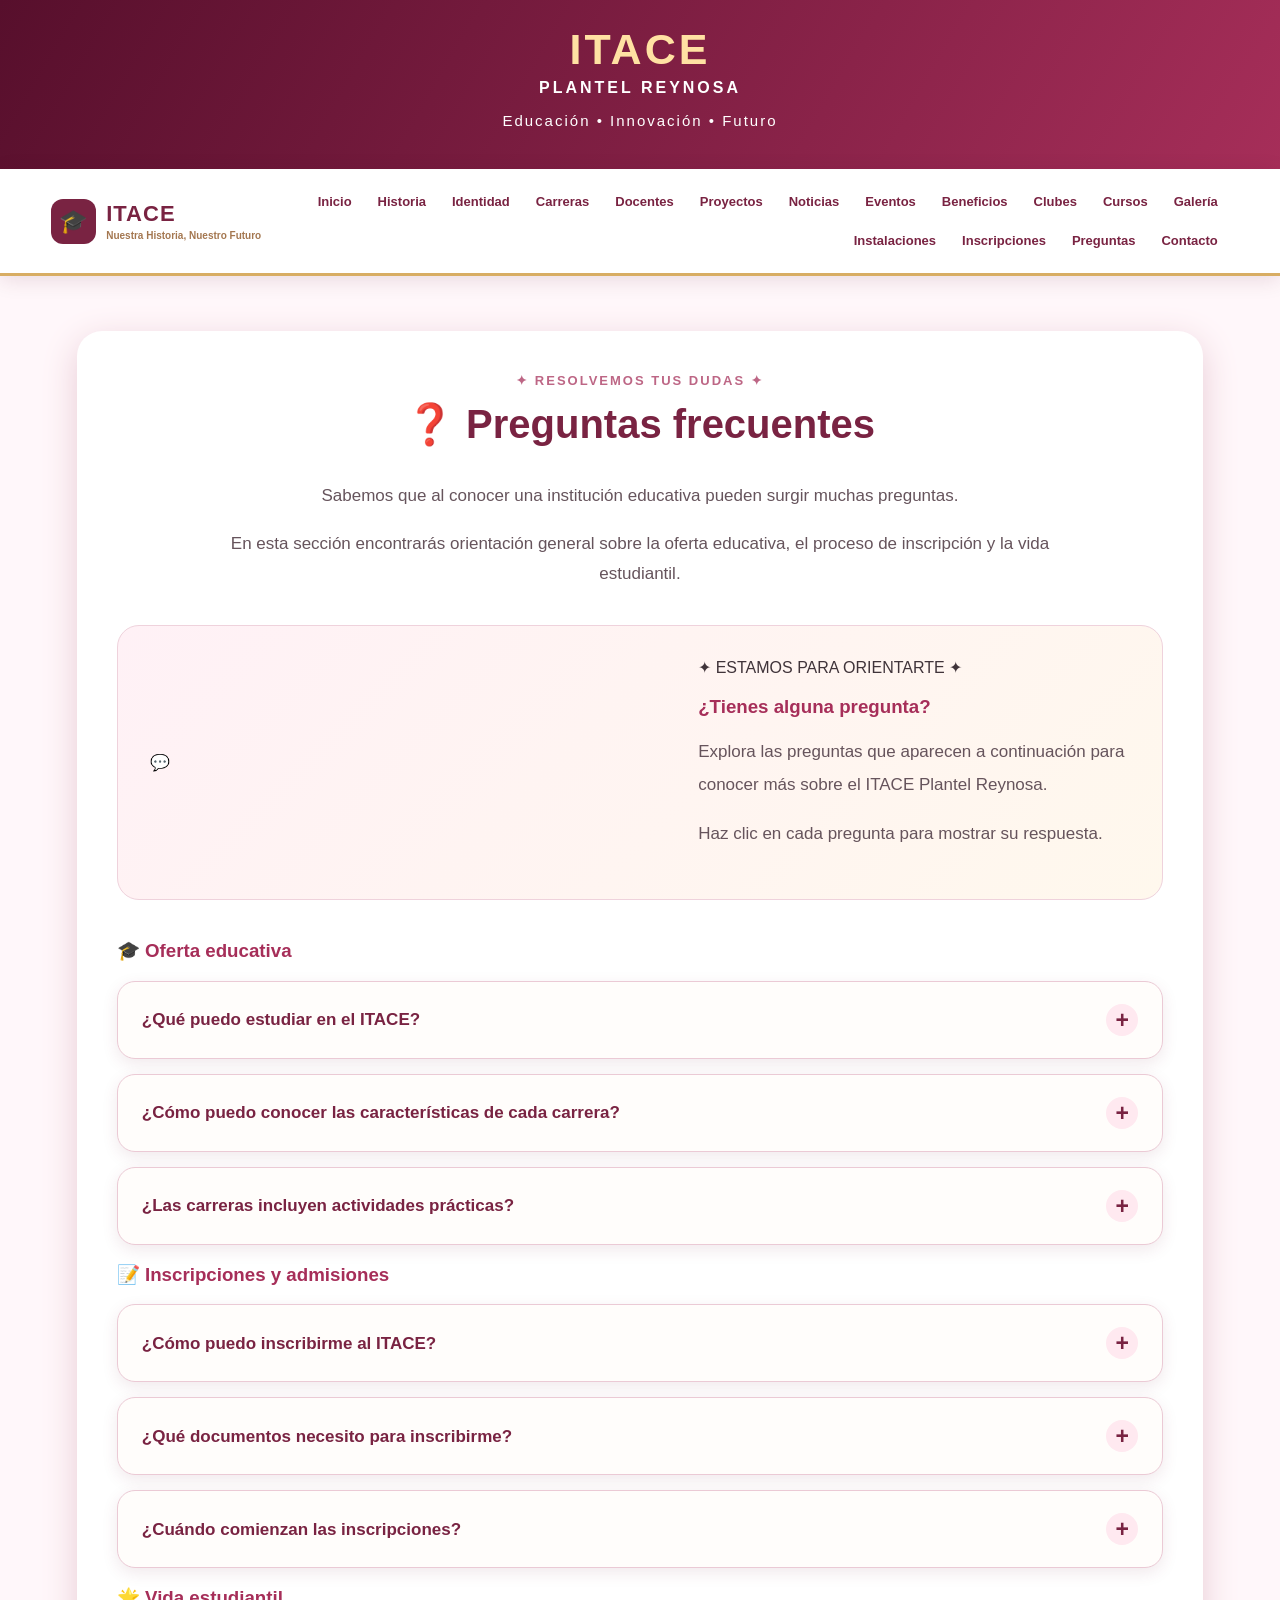
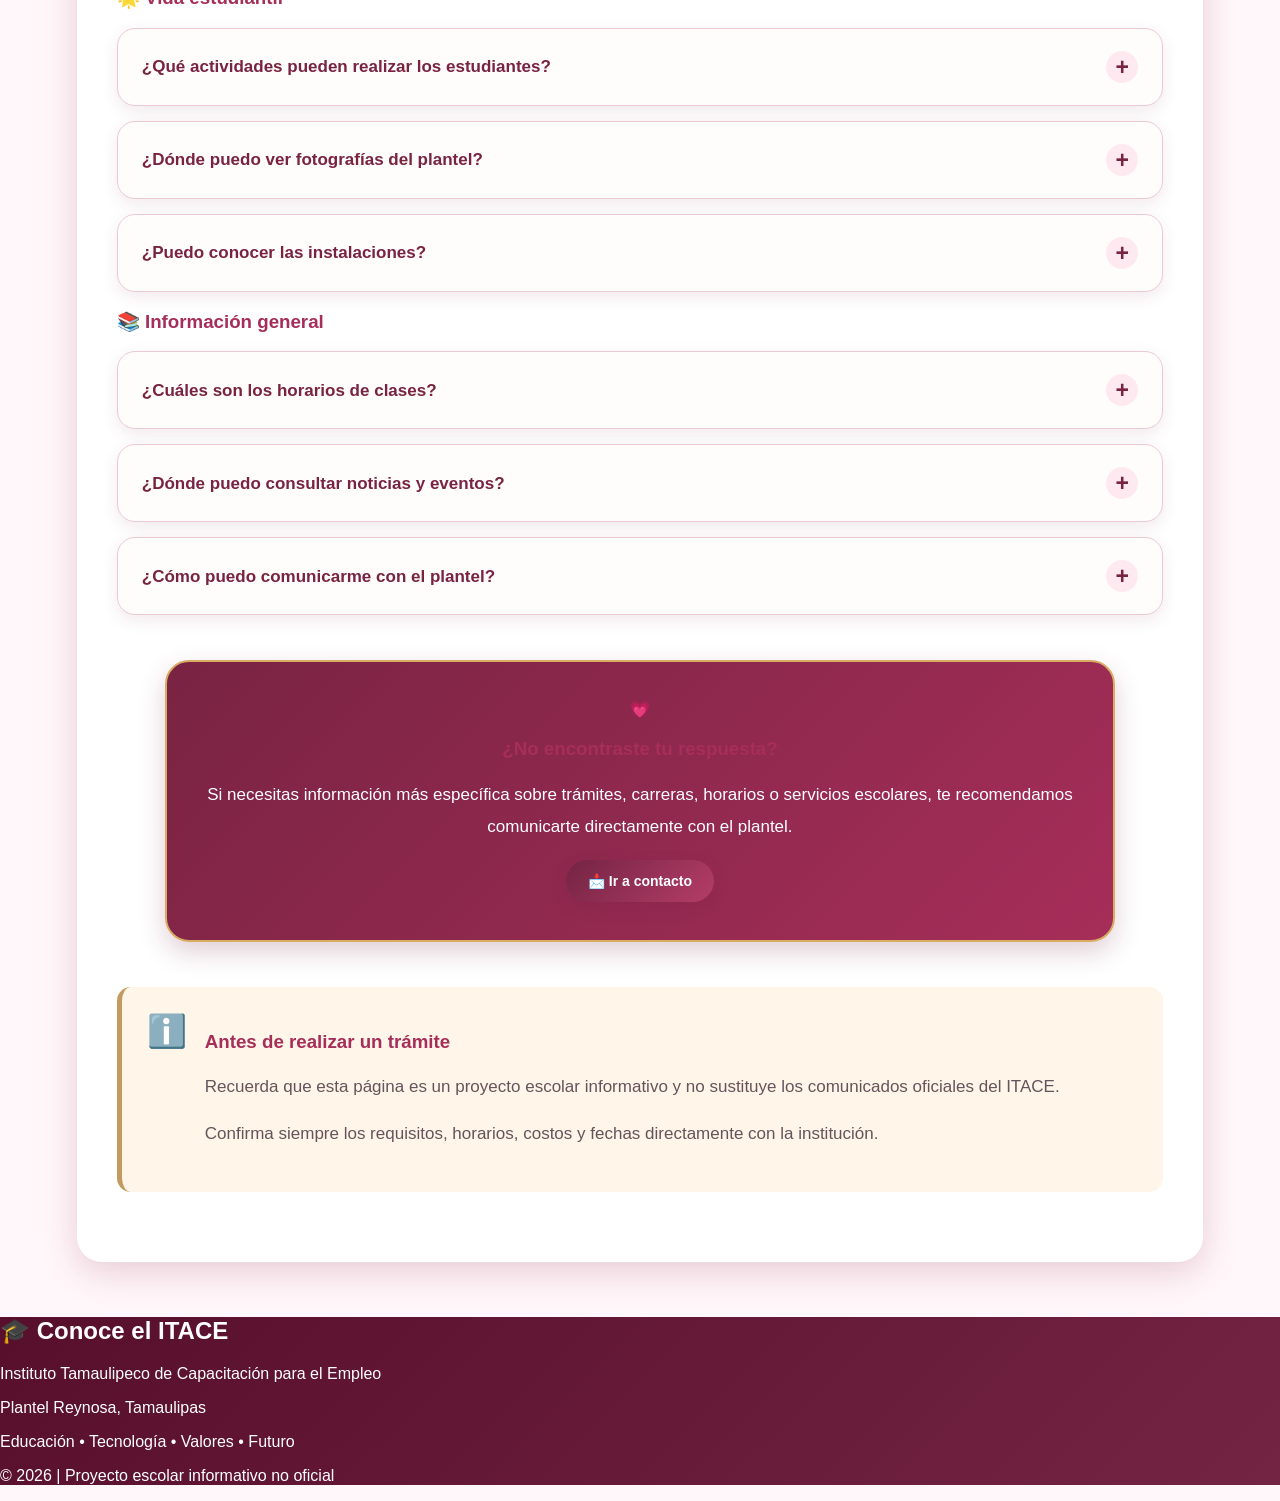
<file: paginas/preguntas.html>
<!DOCTYPE html>
<html lang="es">

<head>
    <meta charset="UTF-8">
    <meta name="viewport" content="width=device-width, initial-scale=1.0">

    <title>Preguntas Frecuentes | ITACE Plantel Reynosa</title>

    <link rel="stylesheet" href="../css/style.css">
</head>

<body>

<!-- =====================================
     ENCABEZADO
===================================== -->

<header class="encabezado">

    <div class="marca">
        <span class="logo-texto">ITACE</span>
        <span>PLANTEL REYNOSA</span>
    </div>

    <p>Educación • Innovación • Futuro</p>

</header>


<!-- =====================================
     MENÚ DE NAVEGACIÓN
===================================== -->

<nav class="menu-principal">

    <a href="../index.html#inicio" class="marca-itace">

        <span class="marca-icono">🎓</span>

        <span class="marca-texto">
            <strong>ITACE</strong>
            <small>Nuestra Historia, Nuestro Futuro</small>
        </span>

    </a>

    <!-- BOTÓN PARA CELULARES -->

    <button
        class="menu-hamburguesa"
        id="menuHamburguesa"
        type="button"
        aria-label="Abrir menú"
        aria-controls="enlacesMenu"
        aria-expanded="false">
        ☰
    </button>

    <!-- ENLACES DEL MENÚ -->

    <div class="enlaces-menu" id="enlacesMenu">

        <a href="../index.html#inicio">Inicio</a>

        <a href="conocenos.html#historia">Historia</a>

        <a href="identidad.html#identidad">Identidad</a>

        <a href="oferta-educativa.html#carreras">Carreras</a>

        <a href="docentes.html#docentes">Docentes</a>

        <a href="proyectos.html#proyectos">Proyectos</a>

        <a href="noticias.html#noticias">Noticias</a>

        <a href="eventos.html#eventos">Eventos</a>

        <a href="vida-estudiantil.html#beneficios">Beneficios</a>

        <a href="vida-estudiantil.html#clubes">Clubes</a>

        <a href="vida-estudiantil.html#cursos">Cursos</a>

        <a href="galeria.html#eventos">Galería</a>

        <a href="instalaciones.html#instalaciones">Instalaciones</a>

        <a href="admisiones.html#inscripciones">Inscripciones</a>

        <a href="#preguntas">Preguntas</a>

        <a href="contacto.html#contacto">Contacto</a>

    </div>

</nav>


<main>

<!-- =====================================
     PREGUNTAS FRECUENTES
===================================== -->

<section class="seccion preguntas-itace" id="preguntas">

    <!-- ENCABEZADO -->

    <div class="preguntas-encabezado">

        <span class="subtitulo">
            ✦ RESOLVEMOS TUS DUDAS ✦
        </span>

        <h2>❓ Preguntas frecuentes</h2>

        <p>
            Sabemos que al conocer una institución
            educativa pueden surgir muchas preguntas.
        </p>

        <p>
            En esta sección encontrarás orientación
            general sobre la oferta educativa,
            el proceso de inscripción y
            la vida estudiantil.
        </p>

    </div>


    <!-- =====================================
         PRESENTACIÓN
    ===================================== -->

    <div class="preguntas-presentacion">

        <div class="preguntas-presentacion-icono">
            💬
        </div>

        <div class="preguntas-presentacion-texto">

            <span>✦ ESTAMOS PARA ORIENTARTE ✦</span>

            <h3>¿Tienes alguna pregunta?</h3>

            <p>
                Explora las preguntas que aparecen
                a continuación para conocer
                más sobre el ITACE Plantel Reynosa.
            </p>

            <p>
                Haz clic en cada pregunta
                para mostrar su respuesta.
            </p>

        </div>

    </div>


    <!-- =====================================
         OFERTA EDUCATIVA
    ===================================== -->

    <div class="preguntas-categoria">

        <h3>🎓 Oferta educativa</h3>

        <div class="preguntas-lista">

            <!-- PREGUNTA 1 -->

            <details class="pregunta-item">

                <summary>
                    ¿Qué puedo estudiar en el ITACE?
                </summary>

                <div class="pregunta-respuesta">

                    <p>
                        Puedes consultar las carreras
                        técnicas presentadas en
                        nuestra sección de
                        oferta educativa.
                    </p>

                    <p>
                        Para confirmar cuáles
                        se encuentran disponibles
                        en la convocatoria vigente,
                        consulta directamente
                        al plantel.
                    </p>

                    <a href="oferta-educativa.html#carreras">
                        Ver carreras disponibles
                    </a>

                </div>

            </details>


            <!-- PREGUNTA 2 -->

            <details class="pregunta-item">

                <summary>
                    ¿Cómo puedo conocer las características
                    de cada carrera?
                </summary>

                <div class="pregunta-respuesta">

                    <p>
                        En la sección de carreras
                        encontrarás una presentación
                        de las diferentes especialidades
                        técnicas incluidas en
                        este proyecto informativo.
                    </p>

                    <a href="oferta-educativa.html#carreras">
                        Conocer las carreras
                    </a>

                </div>

            </details>


            <!-- PREGUNTA 3 -->

            <details class="pregunta-item">

                <summary>
                    ¿Las carreras incluyen actividades prácticas?
                </summary>

                <div class="pregunta-respuesta">

                    <p>
                        La educación tecnológica
                        generalmente combina
                        conocimientos teóricos
                        con actividades prácticas.
                    </p>

                    <p>
                        Las prácticas específicas
                        dependen del programa
                        académico de cada carrera.
                    </p>

                </div>

            </details>

        </div>

    </div>


    <!-- =====================================
         INSCRIPCIONES
    ===================================== -->

    <div class="preguntas-categoria">

        <h3>📝 Inscripciones y admisiones</h3>

        <div class="preguntas-lista">

            <!-- PREGUNTA 4 -->

            <details class="pregunta-item">

                <summary>
                    ¿Cómo puedo inscribirme al ITACE?
                </summary>

                <div class="pregunta-respuesta">

                    <p>
                        Para conocer el proceso
                        de inscripción puedes
                        consultar nuestra sección
                        de admisiones.
                    </p>

                    <p>
                        Es importante confirmar
                        los requisitos y las fechas
                        directamente con el plantel,
                        ya que pueden cambiar.
                    </p>

                    <a href="admisiones.html#inscripciones">
                        Consultar inscripciones
                    </a>

                </div>

            </details>


            <!-- PREGUNTA 5 -->

            <details class="pregunta-item">

                <summary>
                    ¿Qué documentos necesito para inscribirme?
                </summary>

                <div class="pregunta-respuesta">

                    <p>
                        Los documentos solicitados
                        pueden variar según
                        la convocatoria vigente.
                    </p>

                    <p>
                        Consulta los requisitos
                        oficiales antes de
                        realizar cualquier trámite.
                    </p>

                    <a href="admisiones.html#inscripciones">
                        Ver información de admisiones
                    </a>

                </div>

            </details>


            <!-- PREGUNTA 6 -->

            <details class="pregunta-item">

                <summary>
                    ¿Cuándo comienzan las inscripciones?
                </summary>

                <div class="pregunta-respuesta">

                    <p>
                        Las fechas de inscripción
                        deben confirmarse mediante
                        los comunicados oficiales
                        del ITACE Plantel Reynosa.
                    </p>

                    <p>
                        Esta página no publica
                        fechas sin verificar.
                    </p>

                </div>

            </details>

        </div>

    </div>


    <!-- =====================================
         VIDA ESTUDIANTIL
    ===================================== -->

    <div class="preguntas-categoria">

        <h3>🌟 Vida estudiantil</h3>

        <div class="preguntas-lista">

            <!-- PREGUNTA 7 -->

            <details class="pregunta-item">

                <summary>
                    ¿Qué actividades pueden realizar los estudiantes?
                </summary>

                <div class="pregunta-respuesta">

                    <p>
                        Puedes explorar las secciones
                        de clubes, cursos, beneficios
                        y vida estudiantil
                        de esta página.
                    </p>

                    <p>
                        La disponibilidad de
                        actividades debe confirmarse
                        directamente con el plantel.
                    </p>

                    <a href="vida-estudiantil.html#clubes">
                        Conocer los clubes
                    </a>

                </div>

            </details>


            <!-- PREGUNTA 8 -->

            <details class="pregunta-item">

                <summary>
                    ¿Dónde puedo ver fotografías del plantel?
                </summary>

                <div class="pregunta-respuesta">

                    <p>
                        Puedes visitar nuestra galería
                        para explorar las fotografías
                        incluidas en este proyecto.
                    </p>

                    <a href="galeria.html#eventos">
                        Visitar galería
                    </a>

                </div>

            </details>


            <!-- PREGUNTA 9 -->

            <details class="pregunta-item">

                <summary>
                    ¿Puedo conocer las instalaciones?
                </summary>

                <div class="pregunta-respuesta">

                    <p>
                        Sí. En la sección de
                        instalaciones encontrarás
                        imágenes e información
                        sobre los espacios
                        presentados en nuestra página.
                    </p>

                    <a href="instalaciones.html#instalaciones">
                        Ver instalaciones
                    </a>

                </div>

            </details>

        </div>

    </div>


    <!-- =====================================
         INFORMACIÓN GENERAL
    ===================================== -->

    <div class="preguntas-categoria">

        <h3>📚 Información general</h3>

        <div class="preguntas-lista">

            <!-- PREGUNTA 10 -->

            <details class="pregunta-item">

                <summary>
                    ¿Cuáles son los horarios de clases?
                </summary>

                <div class="pregunta-respuesta">

                    <p>
                        Los horarios pueden depender
                        del turno, semestre
                        y organización escolar.
                    </p>

                    <p>
                        Para obtener un horario
                        actualizado, consulta
                        directamente con el plantel.
                    </p>

                </div>

            </details>


            <!-- PREGUNTA 11 -->

            <details class="pregunta-item">

                <summary>
                    ¿Dónde puedo consultar noticias y eventos?
                </summary>

                <div class="pregunta-respuesta">

                    <p>
                        Contamos con secciones
                        preparadas para presentar
                        noticias y eventos escolares.
                    </p>

                    <p>
                        Las publicaciones se agregarán
                        cuando se cuente con
                        información confirmada.
                    </p>

                    <a href="noticias.html#noticias">
                        Consultar noticias
                    </a>

                    <p>
                        <a href="eventos.html#eventos">
                            Consultar eventos
                        </a>
                    </p>

                </div>

            </details>


            <!-- PREGUNTA 12 -->

            <details class="pregunta-item">

                <summary>
                    ¿Cómo puedo comunicarme con el plantel?
                </summary>

                <div class="pregunta-respuesta">

                    <p>
                        Puedes visitar nuestra sección
                        de contacto para encontrar
                        orientación sobre cómo
                        localizar al ITACE
                        Plantel Reynosa.
                    </p>

                    <a href="contacto.html#contacto">
                        Ir a contacto
                    </a>

                </div>

            </details>

        </div>

    </div>


    <!-- =====================================
         MÁS AYUDA
    ===================================== -->

    <div class="preguntas-ayuda">

        <div class="preguntas-ayuda-icono">
            💗
        </div>

        <h3>¿No encontraste tu respuesta?</h3>

        <p>
            Si necesitas información más específica
            sobre trámites, carreras, horarios
            o servicios escolares, te recomendamos
            comunicarte directamente con el plantel.
        </p>

        <a
            href="contacto.html#contacto"
            class="boton-principal">
            📩 Ir a contacto
        </a>

    </div>


    <!-- =====================================
         AVISO INFORMATIVO
    ===================================== -->

    <div class="preguntas-aviso">

        <div class="preguntas-aviso-icono">
            ℹ️
        </div>

        <div class="preguntas-aviso-texto">

            <h3>Antes de realizar un trámite</h3>

            <p>
                Recuerda que esta página
                es un proyecto escolar informativo
                y no sustituye los comunicados
                oficiales del ITACE.
            </p>

            <p>
                Confirma siempre los requisitos,
                horarios, costos y fechas
                directamente con la institución.
            </p>

        </div>

    </div>

</section>

</main>


<!-- =====================================
     PIE DE PÁGINA
===================================== -->

<footer>

    <h2>🎓 Conoce el ITACE</h2>

    <p>
        Instituto Tamaulipeco de Capacitación
        para el Empleo
    </p>

    <p>Plantel Reynosa, Tamaulipas</p>

    <p>Educación • Tecnología • Valores • Futuro</p>

    <p>
        © 2026 | Proyecto escolar informativo no oficial
    </p>

</footer>


<!-- =====================================
     JAVASCRIPT
===================================== -->

<script src="../js/script.js" defer></script>

<!-- BOTÓN PARA VOLVER ARRIBA -->

<button
    id="volverArriba"
    class="oculto"
    type="button"
    aria-label="Volver al inicio de la página"
    title="Volver arriba"
>
    ↑
</button>

</body>
</html>
</file>
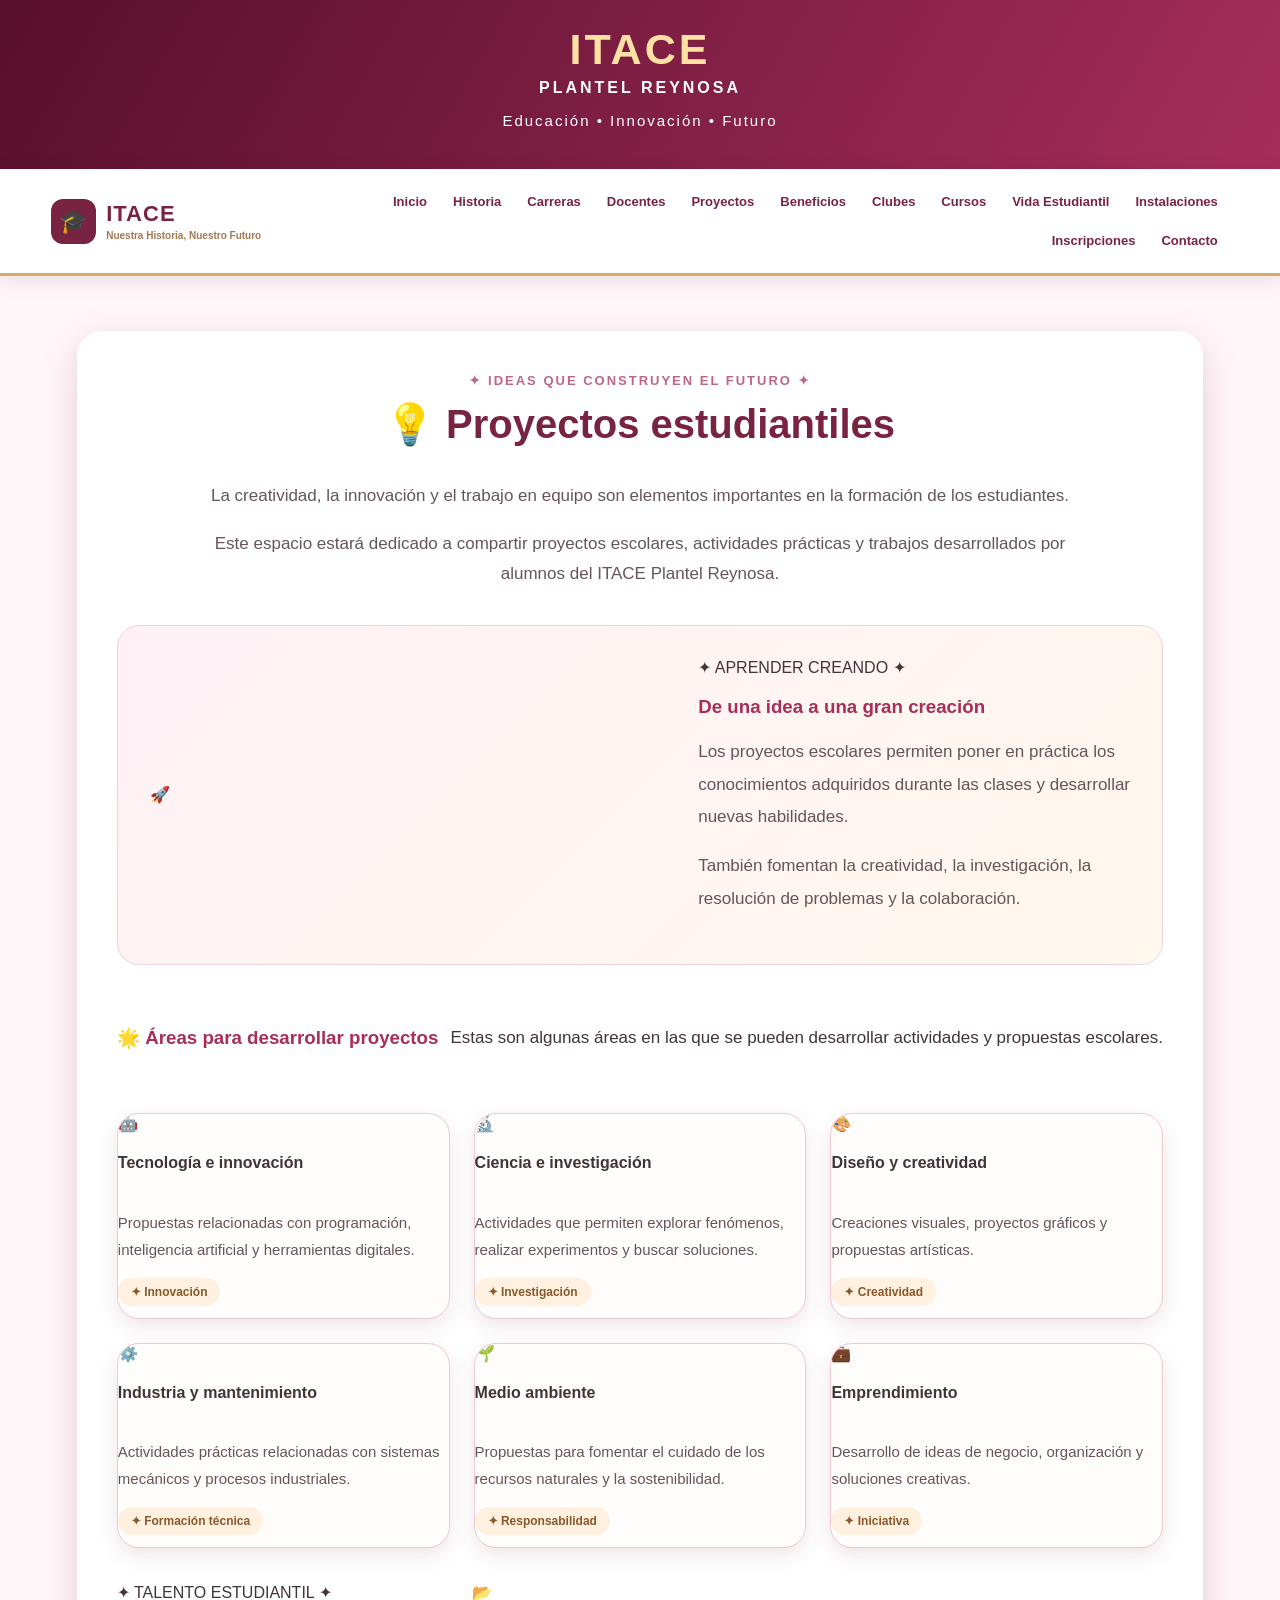
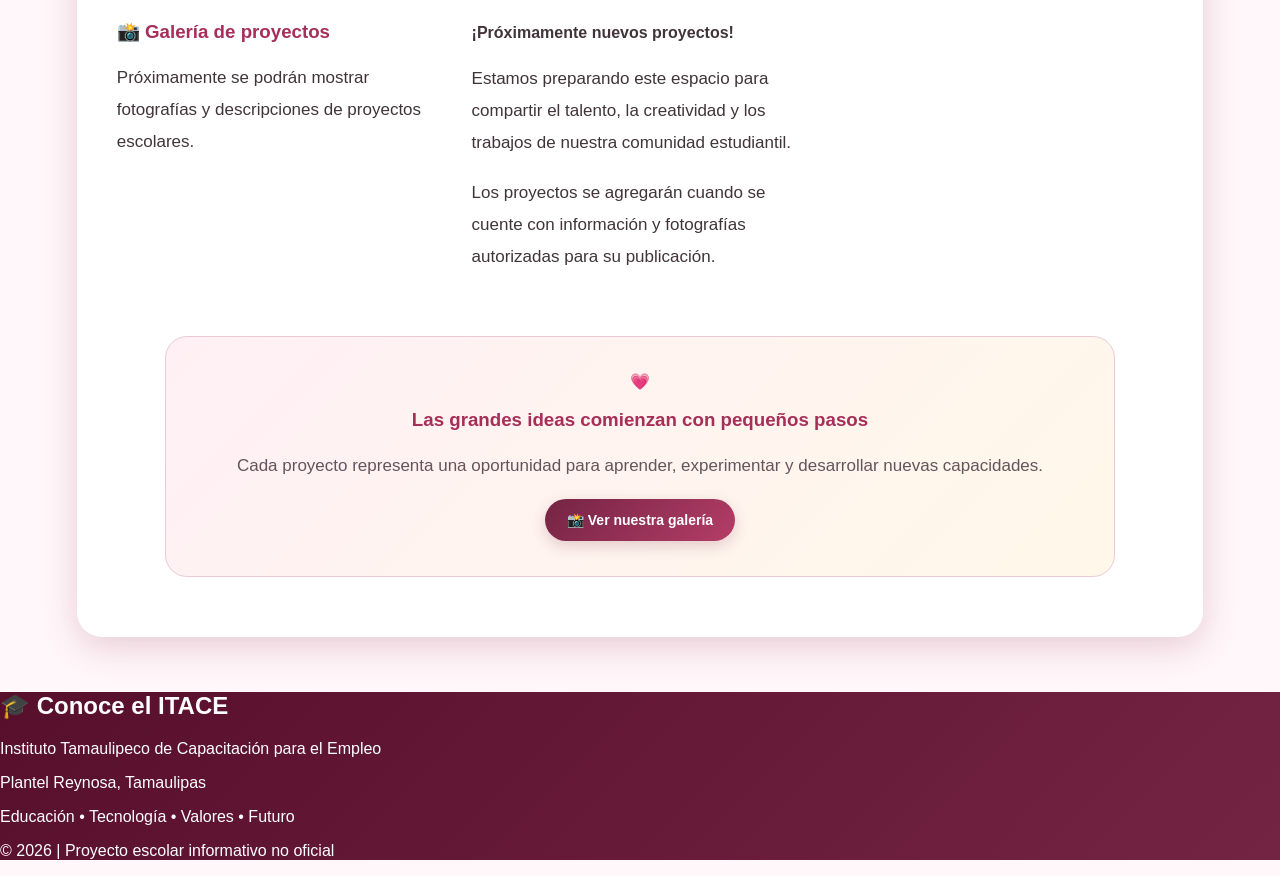
<file: paginas/proyectos.html>
<!DOCTYPE html>
<html lang="es">

<head>
    <meta charset="UTF-8">
    <meta name="viewport" content="width=device-width, initial-scale=1.0">

    <title>Proyectos Estudiantiles | ITACE Plantel Reynosa</title>

    <link rel="stylesheet" href="../css/style.css">
</head>

<body>

<!-- =====================================
     ENCABEZADO
===================================== -->

<header class="encabezado">

    <div class="marca">
        <span class="logo-texto">ITACE</span>
        <span>PLANTEL REYNOSA</span>
    </div>

    <p>Educación • Innovación • Futuro</p>

</header>


<!-- =====================================
     MENÚ DE NAVEGACIÓN
===================================== -->

<nav class="menu-principal">

    <a href="../index.html#inicio" class="marca-itace">

        <span class="marca-icono">🎓</span>

        <span class="marca-texto">
            <strong>ITACE</strong>
            <small>Nuestra Historia, Nuestro Futuro</small>
        </span>

    </a>

    <!-- BOTÓN PARA CELULARES -->

    <button
        class="menu-hamburguesa"
        id="menuHamburguesa"
        type="button"
        aria-label="Abrir menú"
        aria-controls="enlacesMenu"
        aria-expanded="false">
        ☰
    </button>

    <!-- ENLACES DEL MENÚ -->

    <div class="enlaces-menu" id="enlacesMenu">

        <a href="../index.html#inicio">Inicio</a>

        <a href="conocenos.html#historia">Historia</a>

        <a href="oferta-educativa.html#carreras">Carreras</a>

        <a href="docentes.html#docentes">Docentes</a>

        <a href="#proyectos">Proyectos</a>

        <a href="vida-estudiantil.html#beneficios">Beneficios</a>

        <a href="vida-estudiantil.html#clubes">Clubes</a>

        <a href="vida-estudiantil.html#cursos">Cursos</a>

        <a href="galeria.html#eventos">Vida Estudiantil</a>

        <a href="instalaciones.html#instalaciones">Instalaciones</a>

        <a href="admisiones.html#inscripciones">Inscripciones</a>

        <a href="contacto.html#contacto">Contacto</a>

    </div>

</nav>


<main>

<!-- =====================================
     PROYECTOS ESTUDIANTILES
===================================== -->

<section class="seccion proyectos-itace" id="proyectos">

    <!-- ENCABEZADO -->

    <div class="proyectos-encabezado">

        <span class="subtitulo">
            ✦ IDEAS QUE CONSTRUYEN EL FUTURO ✦
        </span>

        <h2>💡 Proyectos estudiantiles</h2>

        <p>
            La creatividad, la innovación y el trabajo
            en equipo son elementos importantes
            en la formación de los estudiantes.
        </p>

        <p>
            Este espacio estará dedicado a compartir
            proyectos escolares, actividades prácticas
            y trabajos desarrollados por alumnos
            del ITACE Plantel Reynosa.
        </p>

    </div>


    <!-- =====================================
         PRESENTACIÓN DE PROYECTOS
    ===================================== -->

    <div class="proyectos-presentacion">

        <div class="proyectos-presentacion-icono">
            🚀
        </div>

        <div class="proyectos-presentacion-texto">

            <span>✦ APRENDER CREANDO ✦</span>

            <h3>De una idea a una gran creación</h3>

            <p>
                Los proyectos escolares permiten
                poner en práctica los conocimientos
                adquiridos durante las clases
                y desarrollar nuevas habilidades.
            </p>

            <p>
                También fomentan la creatividad,
                la investigación, la resolución
                de problemas y la colaboración.
            </p>

        </div>

    </div>


    <!-- =====================================
         ÁREAS DE PROYECTOS
    ===================================== -->

    <div class="proyectos-categorias">

        <h3>🌟 Áreas para desarrollar proyectos</h3>

        <p>
            Estas son algunas áreas en las que
            se pueden desarrollar actividades
            y propuestas escolares.
        </p>

        <div class="proyectos-grid">

            <!-- TECNOLOGÍA -->

            <article class="proyecto-card">

                <div class="proyecto-icono">
                    🤖
                </div>

                <h4>Tecnología e innovación</h4>

                <p>
                    Propuestas relacionadas con
                    programación, inteligencia
                    artificial y herramientas digitales.
                </p>

                <span class="proyecto-etiqueta">
                    ✦ Innovación
                </span>

            </article>


            <!-- CIENCIA -->

            <article class="proyecto-card">

                <div class="proyecto-icono">
                    🔬
                </div>

                <h4>Ciencia e investigación</h4>

                <p>
                    Actividades que permiten
                    explorar fenómenos, realizar
                    experimentos y buscar soluciones.
                </p>

                <span class="proyecto-etiqueta">
                    ✦ Investigación
                </span>

            </article>


            <!-- DISEÑO -->

            <article class="proyecto-card">

                <div class="proyecto-icono">
                    🎨
                </div>

                <h4>Diseño y creatividad</h4>

                <p>
                    Creaciones visuales,
                    proyectos gráficos
                    y propuestas artísticas.
                </p>

                <span class="proyecto-etiqueta">
                    ✦ Creatividad
                </span>

            </article>


            <!-- INDUSTRIA -->

            <article class="proyecto-card">

                <div class="proyecto-icono">
                    ⚙️
                </div>

                <h4>Industria y mantenimiento</h4>

                <p>
                    Actividades prácticas
                    relacionadas con sistemas
                    mecánicos y procesos industriales.
                </p>

                <span class="proyecto-etiqueta">
                    ✦ Formación técnica
                </span>

            </article>


            <!-- MEDIO AMBIENTE -->

            <article class="proyecto-card">

                <div class="proyecto-icono">
                    🌱
                </div>

                <h4>Medio ambiente</h4>

                <p>
                    Propuestas para fomentar
                    el cuidado de los recursos
                    naturales y la sostenibilidad.
                </p>

                <span class="proyecto-etiqueta">
                    ✦ Responsabilidad
                </span>

            </article>


            <!-- EMPRENDIMIENTO -->

            <article class="proyecto-card">

                <div class="proyecto-icono">
                    💼
                </div>

                <h4>Emprendimiento</h4>

                <p>
                    Desarrollo de ideas
                    de negocio, organización
                    y soluciones creativas.
                </p>

                <span class="proyecto-etiqueta">
                    ✦ Iniciativa
                </span>

            </article>

        </div>

    </div>


    <!-- =====================================
         GALERÍA DE PROYECTOS
    ===================================== -->

    <div class="proyectos-galeria">

        <div class="proyectos-galeria-encabezado">

            <span>✦ TALENTO ESTUDIANTIL ✦</span>

            <h3>📸 Galería de proyectos</h3>

            <p>
                Próximamente se podrán mostrar
                fotografías y descripciones
                de proyectos escolares.
            </p>

        </div>


        <!-- ESPACIO TEMPORAL -->

        <div class="proyectos-proximamente">

            <div class="proyectos-proximamente-icono">
                📂
            </div>

            <h4>¡Próximamente nuevos proyectos!</h4>

            <p>
                Estamos preparando este espacio
                para compartir el talento,
                la creatividad y los trabajos
                de nuestra comunidad estudiantil.
            </p>

            <p>
                Los proyectos se agregarán
                cuando se cuente con información
                y fotografías autorizadas
                para su publicación.
            </p>

        </div>

    </div>


    <!-- =====================================
         MENSAJE FINAL
    ===================================== -->

    <div class="proyectos-mensaje">

        <div class="proyectos-mensaje-icono">
            💗
        </div>

        <h3>Las grandes ideas comienzan con pequeños pasos</h3>

        <p>
            Cada proyecto representa una oportunidad
            para aprender, experimentar
            y desarrollar nuevas capacidades.
        </p>

        <a
            href="galeria.html#eventos"
            class="boton-principal">
            📸 Ver nuestra galería
        </a>

    </div>

</section>

</main>


<!-- =====================================
     PIE DE PÁGINA
===================================== -->

<footer>

    <h2>🎓 Conoce el ITACE</h2>

    <p>
        Instituto Tamaulipeco de Capacitación
        para el Empleo
    </p>

    <p>Plantel Reynosa, Tamaulipas</p>

    <p>Educación • Tecnología • Valores • Futuro</p>

    <p>
        © 2026 | Proyecto escolar informativo no oficial
    </p>

</footer>


<!-- =====================================
     JAVASCRIPT
===================================== -->

<script src="../js/script.js" defer></script>

<!-- BOTÓN PARA VOLVER ARRIBA -->

<button
    id="volverArriba"
    class="oculto"
    type="button"
    aria-label="Volver al inicio de la página"
    title="Volver arriba"
>
    ↑
</button>

</body>
</html>
</file>
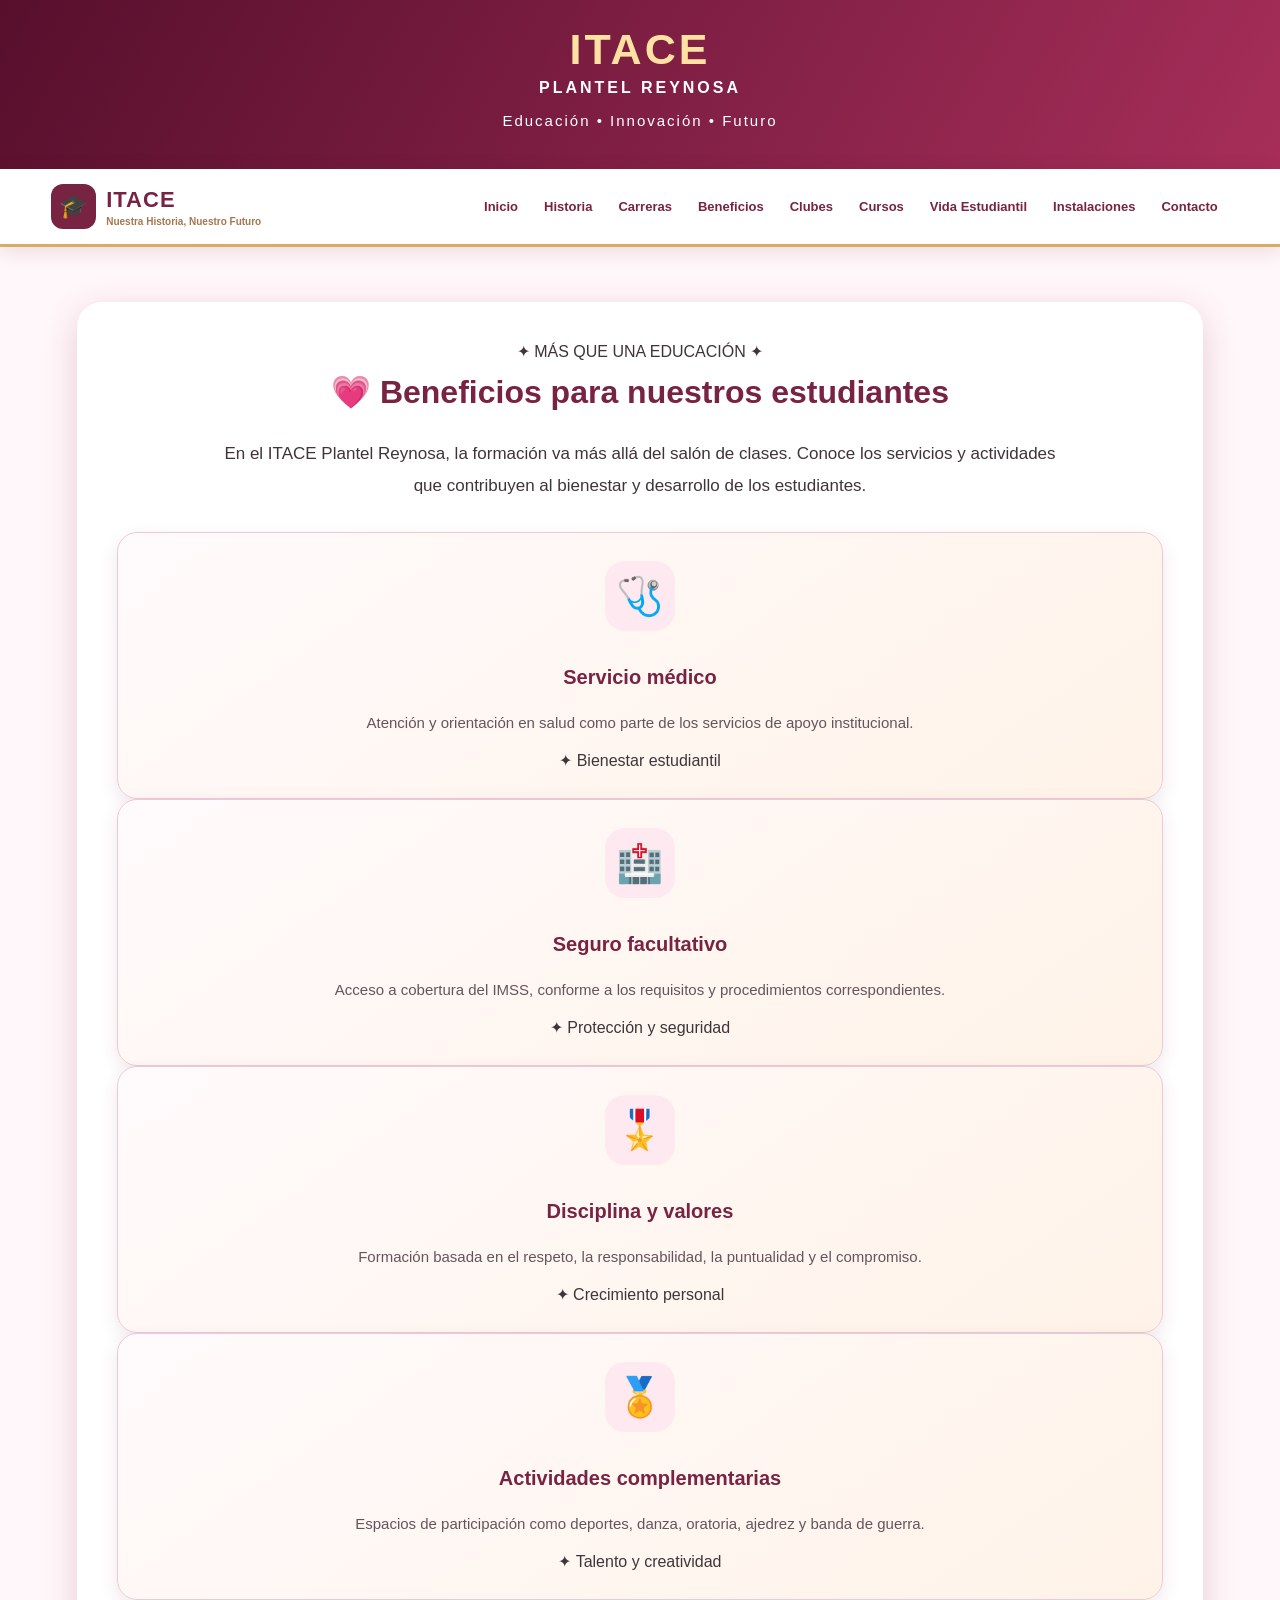
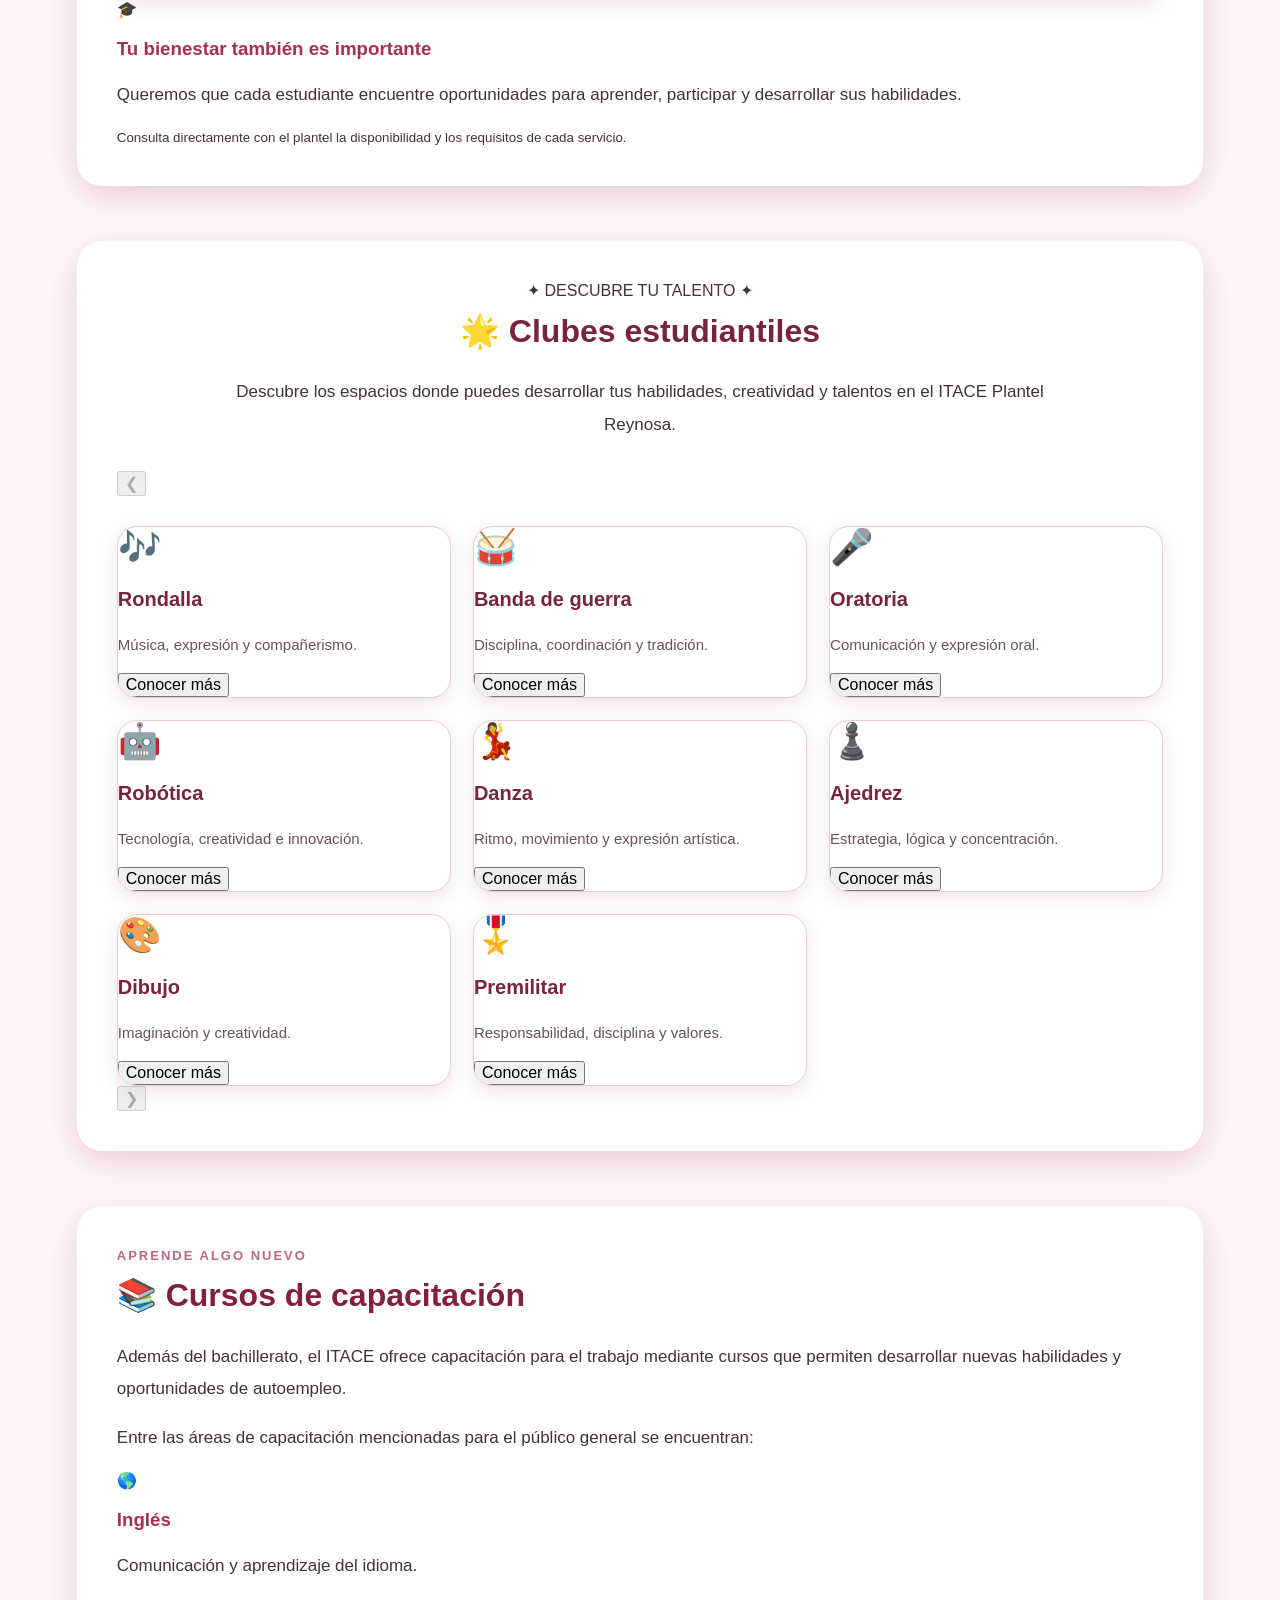
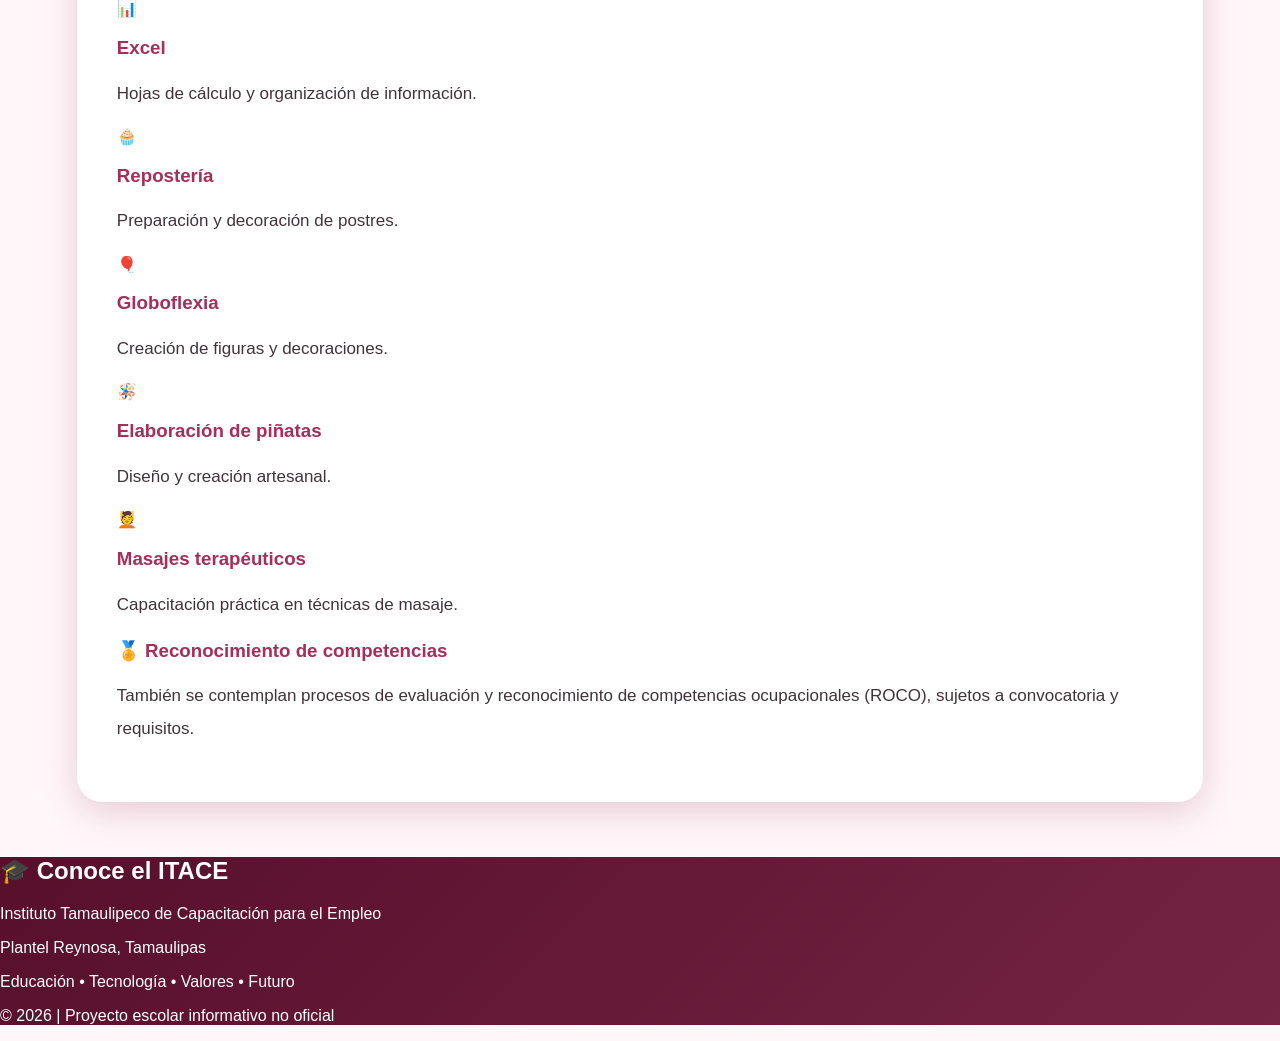
<file: paginas/vida-estudiantil.html>
<!DOCTYPE html>
<html lang="es">
<head>
    <meta charset="UTF-8">
    <meta name="viewport" content="width=device-width, initial-scale=1.0">
    <title>Vida Estudiantil | ITACE Plantel Reynosa</title>
    <link rel="stylesheet" href="../css/style.css">
</head>
<body>

<!-- ENCABEZADO -->
<header class="encabezado">
    <div class="marca">
        <span class="logo-texto">ITACE</span>
        <span>PLANTEL REYNOSA</span>
    </div>
    <p>Educación • Innovación • Futuro</p>
</header>

<!-- MENÚ DE NAVEGACIÓN -->
<nav class="menu-principal">

    <a href="../index.html#inicio" class="marca-itace">
        <span class="marca-icono">🎓</span>
        <span class="marca-texto">
            <strong>ITACE</strong>
            <small>Nuestra Historia, Nuestro Futuro</small>
        </span>
    </a>

    <!-- BOTÓN PARA CELULARES -->
    <button
        class="menu-hamburguesa"
        id="menuHamburguesa"
        type="button"
        aria-label="Abrir menú"
        aria-controls="enlacesMenu"
        aria-expanded="false">
        ☰
    </button>

    <!-- ENLACES -->
    <div class="enlaces-menu" id="enlacesMenu">
        <a href="../index.html#inicio">Inicio</a>
        <a href="conocenos.html#historia">Historia</a>
        <a href="oferta-educativa.html#carreras">Carreras</a>
        <a href="#beneficios">Beneficios</a>
        <a href="#clubes">Clubes</a>
        <a href="#cursos">Cursos</a>
        <a href="galeria.html#eventos">Vida Estudiantil</a>
        <a href="instalaciones.html#instalaciones">Instalaciones</a>
        <a href="contacto.html#contacto">Contacto</a>
    </div>

</nav>

<main>

<!-- =====================================
     BENEFICIOS PARA LOS ESTUDIANTES
===================================== -->

<section class="seccion beneficios-itace" id="beneficios">

    <div class="beneficios-encabezado">

        <span class="beneficios-etiqueta">
            ✦ MÁS QUE UNA EDUCACIÓN ✦
        </span>

        <h2>💗 Beneficios para nuestros estudiantes</h2>

        <p>
            En el ITACE Plantel Reynosa, la formación
            va más allá del salón de clases. Conoce
            los servicios y actividades que contribuyen
            al bienestar y desarrollo de los estudiantes.
        </p>

    </div>

    <!-- TARJETAS DE BENEFICIOS -->
    <div class="beneficios-cuadricula">

        <!-- SERVICIO MÉDICO -->
        <article class="beneficio-card">

            <div class="beneficio-icono">🩺</div>

            <h3>Servicio médico</h3>

            <p>
                Atención y orientación en salud
                como parte de los servicios de
                apoyo institucional.
            </p>

            <span class="beneficio-detalle">
                ✦ Bienestar estudiantil
            </span>

        </article>

        <!-- SEGURO FACULTATIVO -->
        <article class="beneficio-card">

            <div class="beneficio-icono">🏥</div>

            <h3>Seguro facultativo</h3>

            <p>
                Acceso a cobertura del IMSS,
                conforme a los requisitos y
                procedimientos correspondientes.
            </p>

            <span class="beneficio-detalle">
                ✦ Protección y seguridad
            </span>

        </article>

        <!-- DISCIPLINA Y VALORES -->
        <article class="beneficio-card">

            <div class="beneficio-icono">🎖️</div>

            <h3>Disciplina y valores</h3>

            <p>
                Formación basada en el respeto,
                la responsabilidad, la puntualidad
                y el compromiso.
            </p>

            <span class="beneficio-detalle">
                ✦ Crecimiento personal
            </span>

        </article>

        <!-- ACTIVIDADES COMPLEMENTARIAS -->
        <article class="beneficio-card">

            <div class="beneficio-icono">🏅</div>

            <h3>Actividades complementarias</h3>

            <p>
                Espacios de participación como
                deportes, danza, oratoria,
                ajedrez y banda de guerra.
            </p>

            <span class="beneficio-detalle">
                ✦ Talento y creatividad
            </span>

        </article>

    </div>

    <!-- MENSAJE FINAL -->
    <div class="beneficios-mensaje">

        <div class="beneficios-mensaje-icono">🎓</div>

        <div>
            <h3>Tu bienestar también es importante</h3>

            <p>
                Queremos que cada estudiante encuentre
                oportunidades para aprender, participar
                y desarrollar sus habilidades.
            </p>

            <small>
                Consulta directamente con el plantel
                la disponibilidad y los requisitos
                de cada servicio.
            </small>
        </div>

    </div>

</section>


<!-- =====================================
     CLUBES ESTUDIANTILES ITACE
===================================== -->

<section class="seccion clubes-itace" id="clubes">

    <div class="clubes-encabezado">

        <span>✦ DESCUBRE TU TALENTO ✦</span>

        <h2>🌟 Clubes estudiantiles</h2>

        <p>
            Descubre los espacios donde puedes
            desarrollar tus habilidades, creatividad
            y talentos en el ITACE Plantel Reynosa.
        </p>

    </div>

    <!-- CARRUSEL DE CLUBES -->
    <div class="clubes-carrusel">

        <!-- FLECHA IZQUIERDA -->
        <button
            class="club-flecha club-anterior"
            type="button"
            aria-label="Ver clubes anteriores">
            ❮
        </button>

        <div class="clubes-grid">

            <!-- RONDALLA -->
            <article class="club-card">

                <div class="club-icono">🎶</div>

                <h3>Rondalla</h3>

                <p>Música, expresión y compañerismo.</p>

                <button type="button" data-club="rondalla">
                    Conocer más
                </button>

            </article>

            <!-- BANDA DE GUERRA -->
            <article class="club-card">

                <div class="club-icono">🥁</div>

                <h3>Banda de guerra</h3>

                <p>Disciplina, coordinación y tradición.</p>

                <button type="button" data-club="banda">
                    Conocer más
                </button>

            </article>

            <!-- ORATORIA -->
            <article class="club-card">

                <div class="club-icono">🎤</div>

                <h3>Oratoria</h3>

                <p>Comunicación y expresión oral.</p>

                <button type="button" data-club="oratoria">
                    Conocer más
                </button>

            </article>

            <!-- ROBÓTICA -->
            <article class="club-card">

                <div class="club-icono">🤖</div>

                <h3>Robótica</h3>

                <p>Tecnología, creatividad e innovación.</p>

                <button type="button" data-club="robotica">
                    Conocer más
                </button>

            </article>

            <!-- DANZA -->
            <article class="club-card">

                <div class="club-icono">💃</div>

                <h3>Danza</h3>

                <p>Ritmo, movimiento y expresión artística.</p>

                <button type="button" data-club="danza">
                    Conocer más
                </button>

            </article>

            <!-- AJEDREZ -->
            <article class="club-card">

                <div class="club-icono">♟️</div>

                <h3>Ajedrez</h3>

                <p>Estrategia, lógica y concentración.</p>

                <button type="button" data-club="ajedrez">
                    Conocer más
                </button>

            </article>

            <!-- DIBUJO -->
            <article class="club-card">

                <div class="club-icono">🎨</div>

                <h3>Dibujo</h3>

                <p>Imaginación y creatividad.</p>

                <button type="button" data-club="dibujo">
                    Conocer más
                </button>

            </article>

            <!-- PREMILITAR -->
            <article class="club-card">

                <div class="club-icono">🎖️</div>

                <h3>Premilitar</h3>

                <p>Responsabilidad, disciplina y valores.</p>

                <button type="button" data-club="premilitar">
                    Conocer más
                </button>

            </article>

        </div>

        <!-- FLECHA DERECHA -->
        <button
            class="club-flecha club-siguiente"
            type="button"
            aria-label="Ver clubes siguientes">
            ❯
        </button>

    </div>

</section>


<!-- =====================================
     VENTANA DE INFORMACIÓN DEL CLUB
===================================== -->

<div class="modal-club" id="modalClub" hidden>

    <div class="modal-club-contenido"
         role="dialog"
         aria-modal="true"
         aria-labelledby="tituloClub">

        <!-- BOTÓN CERRAR -->
        <button
            class="cerrar-club"
            id="cerrarClub"
            type="button"
            aria-label="Cerrar ventana">
            ✕
        </button>

        <!-- FOTO DEL CLUB -->
        <div class="club-foto" id="fotoClub">
            <span>📸</span>
            <p>Fotografía próximamente</p>
        </div>

        <!-- INFORMACIÓN -->
        <div class="club-informacion">

            <span class="club-subtitulo">
                ✦ CLUB ESTUDIANTIL ✦
            </span>

            <h2 id="tituloClub"></h2>

            <p id="descripcionClub"></p>

            <h3>🌟 ¿Qué puedes desarrollar?</h3>

            <p id="habilidadesClub"></p>

            <button
                class="volver-club"
                id="volverClub"
                type="button">
                ← Volver a los clubes
            </button>

        </div>

    </div>

</div>


<!-- =====================================
     CURSOS DE CAPACITACIÓN
===================================== -->

<section class="seccion" id="cursos">

    <span class="subtitulo">APRENDE ALGO NUEVO</span>

    <h2>📚 Cursos de capacitación</h2>

    <p>
        Además del bachillerato, el ITACE ofrece
        capacitación para el trabajo mediante
        cursos que permiten desarrollar nuevas
        habilidades y oportunidades de autoempleo.
    </p>

    <p>
        Entre las áreas de capacitación mencionadas
        para el público general se encuentran:
    </p>

    <div class="tarjetas cursos">

        <!-- INGLÉS -->
        <div class="tarjeta">
            <div class="icono">🌎</div>
            <h3>Inglés</h3>
            <p>Comunicación y aprendizaje del idioma.</p>
        </div>

        <!-- EXCEL -->
        <div class="tarjeta">
            <div class="icono">📊</div>
            <h3>Excel</h3>
            <p>Hojas de cálculo y organización de información.</p>
        </div>

        <!-- REPOSTERÍA -->
        <div class="tarjeta">
            <div class="icono">🧁</div>
            <h3>Repostería</h3>
            <p>Preparación y decoración de postres.</p>
        </div>

        <!-- GLOBOFLEXIA -->
        <div class="tarjeta">
            <div class="icono">🎈</div>
            <h3>Globoflexia</h3>
            <p>Creación de figuras y decoraciones.</p>
        </div>

        <!-- ELABORACIÓN DE PIÑATAS -->
        <div class="tarjeta">
            <div class="icono">🪅</div>
            <h3>Elaboración de piñatas</h3>
            <p>Diseño y creación artesanal.</p>
        </div>

        <!-- MASAJES TERAPÉUTICOS -->
        <div class="tarjeta">
            <div class="icono">💆</div>
            <h3>Masajes terapéuticos</h3>
            <p>Capacitación práctica en técnicas de masaje.</p>
        </div>

    </div>

    <!-- RECONOCIMIENTO DE COMPETENCIAS -->
    <div class="recuadro">

        <h3>🏅 Reconocimiento de competencias</h3>

        <p>
            También se contemplan procesos de
            evaluación y reconocimiento de
            competencias ocupacionales (ROCO),
            sujetos a convocatoria y requisitos.
        </p>

    </div>

</section>

</main>

<!-- PIE DE PÁGINA -->
<footer>
    <h2>🎓 Conoce el ITACE</h2>
    <p>Instituto Tamaulipeco de Capacitación para el Empleo</p>
    <p>Plantel Reynosa, Tamaulipas</p>
    <p>Educación • Tecnología • Valores • Futuro</p>
    <p>© 2026 | Proyecto escolar informativo no oficial</p>
</footer>

<!-- JAVASCRIPT -->
<script src="../js/script.js" defer></script>

<!-- BOTÓN PARA VOLVER ARRIBA -->

<button
    id="volverArriba"
    class="oculto"
    type="button"
    aria-label="Volver al inicio de la página"
    title="Volver arriba"
>
    ↑
</button>

</body>
</html>
</file>
<file: css/style.css>
/* =====================================
   ITACE PLANTEL REYNOSA
   HOJA DE ESTILOS PRINCIPAL
===================================== */
/* =====================================
   1. CONFIGURACIÓN GENERAL
===================================== */
:root {
    --guinda: #742443;
    --guinda-oscuro: #570f2c;
    --rosa: #a62e59;
    --rosa-claro: #fff0f5;
    --dorado: #d8ad63;
    --crema: #fffaf2;
    --fondo: #fff7fa;
    --texto: #40343a;
}
*,
*::before,
*::after {
    box-sizing: border-box;
}
html {
    scroll-behavior: smooth;
    scroll-padding-top: 100px;
}
body {
    margin: 0;
    font-family: "Segoe UI", Arial, sans-serif;
    background: var(--fondo);
    color: var(--texto);
    overflow-x: hidden;
}
img,
video,
iframe {
    max-width: 100%;
}
a {
    transition: 0.3s ease;
}
button {
    font-family: inherit;
}
a:focus-visible,
button:focus-visible {
    outline: 3px solid var(--dorado);
    outline-offset: 3px;
}
/* =====================================
   2. ENCABEZADO PRINCIPAL
===================================== */
.encabezado {
    background: linear-gradient(
        120deg,
        #570f2c,
        #a62e59
    );
    color: white;
    text-align: center;
    padding: 25px;
}
.marca {
    display: flex;
    flex-direction: column;
    gap: 5px;
    font-weight: bold;
    letter-spacing: 3px;
}
.logo-texto {
    font-size: 43px;
    color: #ffe1a3;
}
.encabezado p {
    font-size: 15px;
    letter-spacing: 2px;
}
/* =====================================
   3. MENÚ DE NAVEGACIÓN
===================================== */
.menu-principal {
    position: sticky;
    top: 0;
    z-index: 1000;
    display: flex;
    align-items: center;
    justify-content: space-between;
    gap: 20px;
    width: 100%;
    padding: 15px 4%;
    background: #fffffff7;
    border-bottom: 3px solid #d8ad63;
    box-shadow:
        0 4px 20px #50142d1f;
}

/* =====================================
   4. NOMBRE Y LOGOTIPO DEL ITACE
===================================== */
.marca-itace {
    display: flex;
    align-items: center;
    gap: 10px;
    flex-shrink: 0;
    text-decoration: none;
}
.marca-icono {
    display: flex;
    align-items: center;
    justify-content: center;
    width: 45px;
    height: 45px;
    background: #792342;
    border-radius: 12px;
    font-size: 23px;
}
.marca-texto {
    display: flex;
    flex-direction: column;
    gap: 3px;
}
.marca-texto strong {
    color: #792342;
    font-size: 22px;
    letter-spacing: 1px;
}
.marca-texto small {
    color: #a47750;
    font-size: 10px;
    font-weight: bold;
}
/* =====================================
   5. ENLACES DEL MENÚ
===================================== */
.enlaces-menu {
    display: flex;
    align-items: center;
    justify-content: flex-end;
    flex-wrap: wrap;
    gap: 4px;
}
.enlaces-menu a {
    color: #792342;
    font-size: 13px;
    font-weight: bold;
    text-decoration: none;
    padding: 10px 11px;
    border-radius: 25px;
    transition:
        background 0.3s ease,
        color 0.3s ease,
        transform 0.3s ease;
}
.enlaces-menu a:hover,
.enlaces-menu a:focus-visible {
    color: white;
    background: #a62e59;
    transform: translateY(-2px);
}
/* =====================================
   6. BOTÓN HAMBURGUESA
===================================== */
.menu-hamburguesa {
    display: none;
    background: #792342;
    color: white;
    border: none;
    border-radius: 10px;
    padding: 10px 14px;
    font-size: 24px;
    cursor: pointer;
}
.menu-hamburguesa:hover {
    background: #a62e59;
}
/* =====================================
   7. MENÚ PARA TABLETAS Y CELULARES
===================================== */
@media (max-width: 1050px) {
    .menu-principal {
        flex-wrap: wrap;
        padding: 12px 5%;
    }
    .menu-hamburguesa {
        display: block;
    }
    .enlaces-menu {
        display: none;
        flex-direction: column;
        align-items: stretch;
        width: 100%;
        max-height: calc(100dvh - 90px);
        overflow-y: auto;
        gap: 5px;
        padding: 10px 0;
    }
    .enlaces-menu.activo {
        display: flex;
    }
    .enlaces-menu a {
        display: block;
        padding: 13px 18px;
        border-radius: 10px;
    }
    .enlaces-menu a:hover {
        transform: none;
    }
}
/* =====================================
   8. PANTALLAS PEQUEÑAS
===================================== */
@media (max-width: 480px) {
    .encabezado {
        padding: 20px 12px;
    }
    .logo-texto {
        font-size: 34px;
    }
    .encabezado p {
        font-size: 12px;
        letter-spacing: 1px;
    }
    .marca-texto strong {
        font-size: 19px;
    }
    .marca-texto small {
        font-size: 8px;
    }
    .marca-icono {
        width: 40px;
        height: 40px;
    }
}
/* =====================================
   9. ACCESIBILIDAD
===================================== */
@media (prefers-reduced-motion: reduce) {
    *,
    *::before,
    *::after {
        scroll-behavior: auto !important;
        animation-duration: 0.01ms !important;
        transition-duration: 0.01ms !important;
    }
}
/* =====================================
   10. PORTADA PRINCIPAL - ITACE
===================================== */
.portada {
    position: relative;
    width: 100%;
    min-height: 100vh;
    display: flex;
    align-items: center;
    justify-content: center;
    padding: 110px 25px 70px;
    overflow: hidden;
    background: #631b38;
}
/* =====================================
   11. IMAGEN DE FONDO
===================================== */
.portada .imagen-portada {
    position: absolute;
    inset: 0;
    width: 100%;
    height: 100%;
    object-fit: cover;
    object-position: center;
    filter: brightness(0.8);
    transition: transform 6s ease;
}
.portada:hover .imagen-portada {
    transform: scale(1.04);
}
/* =====================================
   12. DEGRADADO SOBRE LA IMAGEN
===================================== */
.portada::after {
    content: "";
    position: absolute;
    inset: 0;
    z-index: 1;
    background: linear-gradient(
        90deg,
        #2d0518e0,
        #500a288c,
        #2d051873
    );
}
/* =====================================
   13. CONTENIDO DE LA PORTADA
===================================== */
.portada .portada-contenido {
    position: relative;
    z-index: 2;
    width: 100%;
    max-width: 950px;
    margin: 0 auto;
    text-align: center;
    color: white;
}
/* =====================================
   14. ETIQUETA DE BIENVENIDA
===================================== */
.portada .etiqueta {
    display: inline-block;
    background: #ffffff1f;
    color: #ffe1a3;
    border: 1px solid #f3c979;
    border-radius: 25px;
    padding: 10px 20px;
    font-size: 12px;
    font-weight: bold;
    letter-spacing: 2px;
}
/* =====================================
   15. TÍTULO PRINCIPAL
===================================== */
.portada h1 {
    font-size: clamp(34px, 5.5vw, 75px);
    line-height: 1.15;
    margin: 25px auto 15px;
    color: white;
    text-shadow:
        0 5px 20px #00000073;
}
/* SEGUNDA PARTE DEL TÍTULO */
.portada h1 span {
    display: block;
    color: #f3c979;
}
/* =====================================
   16. SUBTÍTULO DE LA PORTADA
===================================== */
.portada h2 {
    font-size: clamp(19px, 2.5vw, 29px);
    line-height: 1.4;
    color: #ffe1a3;
    margin: 10px auto 20px;
    max-width: 780px;
}
/* =====================================
   17. DESCRIPCIÓN PRINCIPAL
===================================== */
.portada p {
    font-size: clamp(15px, 1.6vw, 19px);
    line-height: 1.8;
    max-width: 680px;
    margin: 0 auto 30px;
    color: white;
}
/* =====================================
   18. ORGANIZACIÓN DE BOTONES
===================================== */
.botones-portada {
    display: flex;
    justify-content: center;
    align-items: center;
    flex-wrap: wrap;
    gap: 15px;
}
/* =====================================
   19. BOTONES GENERALES
===================================== */
.boton {
    display: inline-block;
    background: linear-gradient(
        135deg,
        #b83365,
        #e26a91
    );
    color: white;
    text-decoration: none;
    font-weight: bold;
    padding: 14px 23px;
    border-radius: 30px;
    margin: 5px;
    box-shadow: 0 5px 15px #491a2a55;
    transition: 0.3s ease;
}
.boton:hover {
    transform: translateY(-5px);
    box-shadow:
        0 8px 22px #491a2a77;
}
/* BOTÓN CLARO */
.boton-claro {
    background: white;
    color: #791d40;
}
.boton-claro:hover {
    background: #fff0d5;
}
/* BOTÓN OSCURO */
.boton-oscuro {
    background: #741b3b;
}
/* =====================================
   20. BOTÓN PRINCIPAL PARA OTRAS PÁGINAS
===================================== */
.boton-principal {
    display: inline-flex;
    align-items: center;
    justify-content: center;
    gap: 8px;
    padding: 13px 22px;
    border: none;
    border-radius: 28px;
    background: linear-gradient(
        135deg,
        #742443,
        #b43d67
    );
    color: white;
    font-size: 14px;
    font-weight: bold;
    text-decoration: none;
    cursor: pointer;
    box-shadow:
        0 5px 15px #74244333;
    transition: 0.3s ease;
}
.boton-principal:hover {
    transform: translateY(-3px);
    background: #8c294d;
}
/* =====================================
   21. ESTADÍSTICAS DEL PLANTEL
===================================== */
.estadisticas {
    display: grid;
    grid-template-columns: repeat(4, 1fr);
    background: #781c3f;
    color: white;
    text-align: center;
    padding: 30px 15px;
    gap: 15px;
}
.estadisticas > div {
    padding: 15px;
    border-right:
        1px solid #ffffff33;
}
.estadisticas > div:last-child {
    border-right: none;
}
.estadisticas h2 {
    font-size: 38px;
    color: #ffe1a3;
    margin: 0;
}
.estadisticas p {
    font-size: 15px;
    line-height: 1.6;
}
/* =====================================
   22. DISEÑO GENERAL DE SECCIONES
===================================== */
.seccion {
    width: 88%;
    max-width: 1150px;
    margin: 55px auto;
    padding: 40px;
    background: white;
    border-radius: 25px;
    box-shadow:
        0 10px 35px #e8cbd5;
    scroll-margin-top: 110px;
}
/* TÍTULOS */
.seccion h2 {
    color: #831f43;
    font-size: 32px;
    margin-top: 12px;
}
.seccion h3 {
    color: #a62e59;
}
/* PÁRRAFOS */
.seccion p {
    font-size: 17px;
    line-height: 1.9;
}
/* ETIQUETAS SUPERIORES */
.subtitulo {
    color: #bd6685;
    font-size: 13px;
    font-weight: bold;
    letter-spacing: 2px;
}
/* =====================================
   23. SECCIÓN DE BIENVENIDA
===================================== */
.bienvenida {
    border-top: 6px solid #e9a7bd;
}
.bienvenida h2 {
    text-align: center;
}
.bienvenida > .subtitulo {
    display: block;
    text-align: center;
}
.bienvenida > p {
    max-width: 950px;
    margin-left: auto;
    margin-right: auto;
}

/* =====================================
   24. GALERÍA DE BIENVENIDA
===================================== */
.galeria {
    display: grid;
    grid-template-columns:
        repeat(2, minmax(0, 1fr));
    gap: 18px;
    margin-top: 30px;
}
.galeria img {
    display: block;
    width: 100%;
    height: 255px;
    object-fit: cover;
    border-radius: 17px;
    box-shadow:
        0 5px 15px #d7b3c0;
    transition: 0.4s ease;
}
.galeria img:hover {
    transform: scale(1.035);
    box-shadow:
        0 12px 25px #bd8b9e;
}
/* =====================================
   25. TARJETAS DE LA PÁGINA PRINCIPAL
===================================== */
.inicio-explorar {
    text-align: center;
}
.inicio-explorar-grid {
    display: grid;
    grid-template-columns:
        repeat(4, minmax(0, 1fr));
    gap: 18px;
    margin-top: 28px;
}

.inicio-explorar-card {
    min-width: 0;
    padding: 26px 18px;
    border: 1px solid #efd0d9;
    border-radius: 20px;
    background: linear-gradient(
        145deg,
        #fff8fa,
        #fff2e9
    );
    box-shadow:
        0 6px 16px #74244312;
    transition: 0.3s ease;
}
.inicio-explorar-card:hover {
    transform: translateY(-6px);
    box-shadow:
        0 12px 25px #74244325;
}
.inicio-explorar-icono {
    font-size: 42px;
}
.inicio-explorar-card h3 {
    margin: 12px 0;
}
.inicio-explorar-card p {
    font-size: 15px;
    line-height: 1.7;
}
/* =====================================
   26. MENSAJE FINAL DEL INICIO
===================================== */
.inicio-mensaje {
    text-align: center;
    background: linear-gradient(
        135deg,
        #fff1f6,
        #fff8e9
    );
}
.inicio-mensaje p {
    max-width: 800px;

    margin-left: auto;
    margin-right: auto;
}
/* =====================================
   27. ADAPTACIÓN PARA TABLETAS
===================================== */
@media (max-width: 900px) {
    .estadisticas {
        grid-template-columns:
            repeat(2, minmax(0, 1fr));
    }
    .inicio-explorar-grid {
        grid-template-columns:
            repeat(2, minmax(0, 1fr));
    }
    .seccion {
        width: 92%;
        padding: 30px;
    }
}
/* =====================================
   28. ADAPTACIÓN PARA CELULARES
===================================== */
@media (max-width: 650px) {
    .portada {
        min-height: 90vh;
        padding: 90px 18px 60px;
    }
    .portada h1 {
        font-size: clamp(30px, 8vw, 43px);
    }
    .portada h2 {
        font-size: 19px;
    }
    .portada p {
        font-size: 15px;
    }
    .portada .etiqueta {
        font-size: 10px;
        letter-spacing: 1px;
    }
    .botones-portada {
        flex-direction: column;
    }
    .botones-portada .boton {
        width: 100%;
        max-width: 320px;
    }
    .estadisticas h2 {
        font-size: 29px;
    }
    .estadisticas p {
        font-size: 13px;
    }
    .estadisticas > div {
        border-right: none;
    }
    .seccion {
        width: 94%;
        padding: 22px 16px;
        margin: 30px auto;
    }
    .seccion h2 {
        font-size: 25px;
    }
    .seccion p {
        font-size: 15px;
    }
    .galeria,
    .inicio-explorar-grid {
        grid-template-columns: 1fr;
    }
    .galeria img {
        height: 220px;
    }
    .boton {
        font-size: 13px;
        padding: 12px 15px;
    }
    .inicio-explorar-card {
        padding: 24px 18px;
    }

}

/* =====================================
   29. HISTORIA - ARCHIVO HISTÓRICO
===================================== */

#historia.historia-antigua {
    position: relative;
    overflow: hidden;

    padding: 55px 45px;

    background:
        radial-gradient(
            circle at 15% 15%,
            rgba(139, 91, 39, 0.12),
            transparent 45%
        ),
        radial-gradient(
            circle at 85% 85%,
            rgba(119, 70, 25, 0.15),
            transparent 45%
        ),
        linear-gradient(
            135deg,
            #fff4d7,
            #efd8a9,
            #f9e8c2
        );

    border: 7px double #a77943;
    border-radius: 18px;

    box-shadow:
        inset 0 0 45px rgba(117, 74, 31, 0.15),
        0 15px 35px rgba(75, 42, 18, 0.18);
}


/* =====================================
   30. EVITAR DECORACIONES EXTERNAS
===================================== */

#historia.historia-antigua::before {
    content: none;
}


/* =====================================
   31. ENCABEZADO DE HISTORIA
===================================== */

#historia .historia-encabezado {
    text-align: center;
    margin-bottom: 35px;
}

#historia .historia-decoracion {
    display: block;

    color: #95632d;
    font-size: 26px;

    margin-bottom: 15px;
}

#historia .historia-etiqueta {
    display: block;

    color: #95632d;

    font-size: 12px;
    font-weight: bold;

    letter-spacing: 3px;
}

#historia .historia-encabezado h2 {
    font-family: Georgia, serif;

    color: #683c24;

    font-size: clamp(30px, 4vw, 46px);

    margin: 15px 0;

    text-align: center;
}

#historia .historia-frase {
    font-style: italic;
    text-align: center;
}


/* =====================================
   32. TEXTOS HISTÓRICOS
===================================== */

#historia p {
    font-family: Georgia, serif;

    color: #593c28;

    line-height: 1.9;
    font-size: 16px;
}


/* =====================================
   33. INTRODUCCIÓN DE HISTORIA
===================================== */

#historia .historia-introduccion {
    max-width: 950px;

    margin: 0 auto 45px;

    padding: 30px;

    background: rgba(255, 249, 229, 0.60);

    border: 1px solid #c9a875;
    border-radius: 12px;
}

#historia .historia-introduccion h3 {
    font-family: Georgia, serif;

    color: #754323;
    font-size: 26px;

    margin-bottom: 20px;
}

#historia .historia-introduccion p {
    margin-bottom: 16px;
}


/* =====================================
   34. FOTOGRAFÍA Y CAPÍTULO HISTÓRICO
===================================== */

#historia .historia-destacada {
    display: grid;

    grid-template-columns: 1fr 1fr;

    gap: 35px;
    align-items: center;

    margin-bottom: 55px;
}


/* FOTOGRAFÍA PRINCIPAL */

#historia .historia-foto-principal {
    margin: 0;
    padding: 14px;

    background: #fff6df;

    border: 5px double #a77943;

    box-shadow:
        0 10px 25px rgba(91, 58, 25, 0.18);
}

#historia .historia-foto-principal img {
    display: block;

    width: 100%;
    max-height: 450px;

    object-fit: contain;
}


/* DESCRIPCIÓN DE FOTOGRAFÍAS */

#historia figcaption {
    color: #754323;

    font-family: Georgia, serif;
    font-size: 13px;
    font-style: italic;

    text-align: center;

    margin-top: 12px;
}


/* =====================================
   35. CAPÍTULOS HISTÓRICOS
===================================== */

#historia .historia-capitulo span {
    color: #95632d;

    font-weight: bold;
    font-size: 13px;

    letter-spacing: 2px;
}

#historia .historia-capitulo h3 {
    font-family: Georgia, serif;

    color: #754323;

    font-size: clamp(55px, 7vw, 95px);

    margin: 10px 0;
}

#historia .historia-capitulo p {
    margin-bottom: 18px;
}


/* =====================================
   36. CRONOLOGÍA DEL ITACE
===================================== */

#historia .historia-cronologia {
    margin: 50px 0;
}

#historia .historia-cronologia > h3,
#historia .historia-recuerdos > h3 {
    font-family: Georgia, serif;

    color: #683c24;

    text-align: center;
    font-size: 27px;

    margin-bottom: 35px;
}


/* ORGANIZACIÓN DE FECHAS */

#historia .linea-tiempo-antigua {
    display: grid;

    grid-template-columns:
        repeat(2, minmax(0, 1fr));

    gap: 25px;
}


/* =====================================
   37. TARJETAS DE LA CRONOLOGÍA
===================================== */

#historia .momento-antiguo {
    position: relative;

    padding: 25px;

    background: #fff9e5d9;

    border: 2px solid #c7a16c;
    border-left: 6px solid #95632d;

    border-radius: 10px;

    box-shadow:
        0 5px 15px #5b3a191a;

    transition:
        transform 0.3s ease,
        box-shadow 0.3s ease;
}

#historia .momento-antiguo:hover {
    transform: translateY(-6px);

    box-shadow:
        0 12px 25px #5b3a1933;
}


/* AÑO DE CADA ACONTECIMIENTO */

#historia .momento-anio {
    display: inline-block;

    color: #754323;

    font-family: Georgia, serif;
    font-size: 30px;
    font-weight: bold;

    margin-bottom: 12px;
}


/* TÍTULO DE CADA ACONTECIMIENTO */

#historia .momento-antiguo h4 {
    font-family: Georgia, serif;

    color: #754323;
    font-size: 20px;

    margin-bottom: 12px;
}


/* =====================================
   38. MOSTRAR SOLO CUATRO FECHAS
===================================== */

/* Ocultar fechas a partir de la quinta */

#historia .momento-antiguo:nth-child(n+5) {
    display: none;
}


/* Mostrar todas cuando se expanda */

#historia .linea-tiempo-antigua.expandida
.momento-antiguo {
    display: block;
}


/* =====================================
   39. BOTÓN VER MÁS HISTORIA
===================================== */

#historia .contenedor-boton-historia {
    text-align: center;
    margin-top: 30px;
}

#historia .boton-historia {
    background: linear-gradient(
        135deg,
        #754323,
        #a77943
    );

    color: #fff4d7;

    border: 2px solid #d8b77d;
    border-radius: 30px;

    padding: 15px 30px;

    font-family: Georgia, serif;
    font-size: 16px;
    font-weight: bold;

    cursor: pointer;

    box-shadow:
        0 5px 15px #593c2840;

    transition:
        transform 0.3s ease,
        box-shadow 0.3s ease;
}

#historia .boton-historia:hover {
    transform: translateY(-4px);

    box-shadow:
        0 9px 20px #593c2859;
}

#historia .boton-historia:focus-visible {
    outline: 3px solid #754323;
    outline-offset: 4px;
}


/* =====================================
   40. GALERÍA DE RECUERDOS
===================================== */

#historia .historia-galeria {
    display: grid;

    grid-template-columns:
        repeat(2, minmax(0, 1fr));

    gap: 25px;
}

#historia .historia-galeria figure {
    margin: 0;
    padding: 12px;

    background: #fff6df;

    border: 4px double #a77943;
    border-radius: 8px;
}

#historia .historia-galeria img {
    display: block;

    width: 100%;
    height: 250px;

    object-fit: cover;

    border-radius: 4px;
}


/* =====================================
   41. DECORACIÓN FINAL
===================================== */

#historia .historia-pie {
    margin-top: 35px;

    color: #95632d;

    font-size: 25px;
    text-align: center;

    letter-spacing: 8px;
}


/* =====================================
   42. HISTORIA EN TABLETAS
===================================== */

@media (max-width: 900px) {

    #historia.historia-antigua {
        padding: 40px 28px;
    }

    #historia .historia-destacada {
        gap: 25px;
    }

    #historia .historia-capitulo h3 {
        font-size: 65px;
    }

}


/* =====================================
   43. HISTORIA EN CELULARES
===================================== */

@media (max-width: 700px) {

    #historia.historia-antigua {
        padding: 35px 18px;
        border-width: 5px;
    }

    #historia .historia-introduccion {
        padding: 20px;
    }

    #historia .historia-destacada,
    #historia .linea-tiempo-antigua,
    #historia .historia-galeria {
        grid-template-columns: 1fr;
    }

    #historia .historia-destacada {
        gap: 25px;
    }

    #historia .historia-galeria img {
        height: auto;
        max-height: 350px;
    }

    #historia .historia-capitulo h3 {
        font-size: 65px;
    }

    #historia p {
        font-size: 15px;
    }

    #historia .historia-encabezado h2 {
        font-size: 29px;
    }

    #historia .historia-introduccion h3 {
        font-size: 23px;
    }

    #historia .momento-antiguo {
        padding: 20px;
    }

    #historia .historia-pie {
        font-size: 19px;
        letter-spacing: 4px;
    }

}

/* =====================================
   44. OFERTA EDUCATIVA
===================================== */

#carreras {
    position: relative;
    scroll-margin-top: 110px;
}

#carreras .carreras-encabezado,
.oferta-encabezado {
    max-width: 900px;
    margin: 0 auto 35px;
    text-align: center;
}

#carreras .carreras-encabezado h2,
.oferta-encabezado h2 {
    color: #792342;
    font-size: clamp(28px, 4vw, 40px);
}

#carreras .carreras-encabezado p,
.oferta-encabezado p {
    color: #68545c;
    line-height: 1.8;
}


/* =====================================
   45. CUADRÍCULA DE CARRERAS
===================================== */

.carreras-grid,
.grid-carreras,
.oferta-grid {
    display: grid;

    grid-template-columns:
        repeat(3, minmax(0, 1fr));

    gap: 25px;
    margin-top: 35px;
}


/* =====================================
   46. TARJETAS DE LAS CARRERAS
===================================== */

.carrera-card,
.tarjeta-carrera {
    min-width: 0;
    overflow: hidden;

    background: white;

    border: 1px solid #f0cfda;
    border-radius: 22px;

    box-shadow:
        0 8px 25px rgba(116, 36, 67, 0.13);

    transition:
        transform 0.3s ease,
        box-shadow 0.3s ease;
}

.carrera-card:hover,
.tarjeta-carrera:hover {
    transform: translateY(-7px);

    box-shadow:
        0 15px 35px rgba(116, 36, 67, 0.23);
}


/* =====================================
   47. IMÁGENES DE LAS CARRERAS
===================================== */

.carrera-card > img,
.tarjeta-carrera > img,
.carrera-imagen img {
    display: block;

    width: 100%;
    height: 225px;

    object-fit: cover;

    transition: transform 0.4s ease;
}

.carrera-card:hover > img,
.tarjeta-carrera:hover > img,
.carrera-card:hover .carrera-imagen img {
    transform: scale(1.035);
}

.carrera-imagen {
    position: relative;
    overflow: hidden;
}


/* =====================================
   48. CONTENIDO DE LAS TARJETAS
===================================== */

.carrera-contenido,
.tarjeta-carrera-contenido {
    padding: 23px;
}

.carrera-card h3,
.tarjeta-carrera h3 {
    color: #792342;

    font-size: 21px;
    line-height: 1.4;

    margin: 10px 0 15px;
}

.carrera-card p,
.tarjeta-carrera p {
    color: #62525a;

    font-size: 15px;
    line-height: 1.8;
}


/* =====================================
   49. ICONOS Y ETIQUETAS
===================================== */

.carrera-icono {
    display: inline-flex;

    align-items: center;
    justify-content: center;

    width: 55px;
    height: 55px;

    background: #fff0f5;

    border: 2px solid #eac4d2;
    border-radius: 15px;

    font-size: 30px;
}

.carrera-etiqueta {
    display: inline-block;

    padding: 7px 13px;

    background: #fff0df;
    color: #8a5a29;

    border-radius: 20px;

    font-size: 12px;
    font-weight: bold;
}


/* =====================================
   50. BOTONES DE INFORMACIÓN
===================================== */

.boton-carrera,
.btn-carrera,
.btn-ver-mas {
    display: inline-flex;

    align-items: center;
    justify-content: center;

    gap: 8px;

    padding: 12px 20px;

    background: linear-gradient(
        135deg,
        #792342,
        #b43d67
    );

    color: white;

    border: none;
    border-radius: 25px;

    font-size: 14px;
    font-weight: bold;

    text-decoration: none;
    cursor: pointer;

    transition: 0.3s ease;
}

.boton-carrera:hover,
.btn-carrera:hover,
.btn-ver-mas:hover {
    background: #5f1834;

    transform: translateY(-3px);

    box-shadow:
        0 7px 18px rgba(116, 36, 67, 0.25);
}


/* =====================================
   51. CARRUSEL DE FOTOGRAFÍAS
===================================== */

.carrusel,
.carrusel-carrera {
    position: relative;

    width: 100%;
    overflow: hidden;

    border-radius: 18px;

    background: #f5e7eb;
}

.carrusel-imagenes,
.carrusel-pista {
    display: flex;

    width: 100%;

    transition: transform 0.5s ease;
}

.carrusel-imagenes img,
.carrusel-pista img {
    display: block;

    width: 100%;
    min-width: 100%;
    height: 250px;

    flex-shrink: 0;

    object-fit: cover;
}


/* =====================================
   52. FLECHAS DEL CARRUSEL
===================================== */

.carrusel-anterior,
.carrusel-siguiente,
.carrusel-prev,
.carrusel-next {
    position: absolute;
    top: 50%;

    z-index: 5;

    display: flex;
    align-items: center;
    justify-content: center;

    width: 39px;
    height: 39px;

    padding: 0;

    transform: translateY(-50%);

    background: rgba(90, 19, 48, 0.85);
    color: white;

    border: 1px solid #ffffff88;
    border-radius: 50%;

    font-size: 22px;

    cursor: pointer;

    transition: background 0.3s ease;
}

.carrusel-anterior,
.carrusel-prev {
    left: 10px;
}

.carrusel-siguiente,
.carrusel-next {
    right: 10px;
}

.carrusel-anterior:hover,
.carrusel-siguiente:hover,
.carrusel-prev:hover,
.carrusel-next:hover {
    background: #b43d67;
}


/* =====================================
   53. INDICADORES DEL CARRUSEL
===================================== */

.carrusel-indicadores {
    display: flex;

    align-items: center;
    justify-content: center;

    gap: 8px;

    padding: 12px;
}

.carrusel-indicadores button {
    width: 10px;
    height: 10px;

    padding: 0;

    background: #d9a9ba;

    border: none;
    border-radius: 50%;

    cursor: pointer;

    transition: 0.3s ease;
}

.carrusel-indicadores button.activo {
    width: 26px;

    background: #792342;
    border-radius: 10px;
}


/* =====================================
   54. VENTANAS EMERGENTES
===================================== */

.modal,
.modal-carrera,
.ventana-emergente {
    position: fixed;
    inset: 0;

    z-index: 3000;

    display: none;

    align-items: center;
    justify-content: center;

    padding: 20px;

    background: rgba(25, 8, 18, 0.78);

    overflow-y: auto;
}


/* MOSTRAR VENTANA */

.modal.activo,
.modal-carrera.activo,
.ventana-emergente.activo,
.modal.abierto,
.modal-carrera.abierto,
.ventana-emergente.abierto {
    display: flex;
}


/* =====================================
   55. CONTENIDO DE LA VENTANA
===================================== */

.modal-contenido,
.modal-carrera-contenido,
.ventana-contenido {
    position: relative;

    width: 100%;
    max-width: 780px;
    max-height: 90vh;

    overflow-y: auto;

    padding: 35px;

    background: #fffaf6;

    border: 3px solid #d8ad63;
    border-radius: 22px;

    box-shadow:
        0 15px 50px rgba(0, 0, 0, 0.3);

    animation: aparecerModal 0.3s ease;
}

.modal-contenido h2,
.modal-carrera-contenido h2,
.ventana-contenido h2 {
    color: #792342;

    font-size: 28px;
    margin-top: 5px;
}

.modal-contenido h3,
.modal-carrera-contenido h3,
.ventana-contenido h3 {
    color: #a62e59;
}

.modal-contenido p,
.modal-carrera-contenido p,
.ventana-contenido p {
    line-height: 1.8;
}


/* =====================================
   56. BOTÓN PARA CERRAR VENTANA
===================================== */

.cerrar-modal,
.modal-cerrar,
.cerrar-ventana {
    position: absolute;

    top: 12px;
    right: 15px;

    display: flex;
    align-items: center;
    justify-content: center;

    width: 39px;
    height: 39px;

    background: #792342;
    color: white;

    border: none;
    border-radius: 50%;

    font-size: 25px;
    cursor: pointer;

    transition: 0.3s ease;
}

.cerrar-modal:hover,
.modal-cerrar:hover,
.cerrar-ventana:hover {
    background: #b43d67;
    transform: rotate(90deg);
}


/* =====================================
   57. IMÁGENES EN LAS VENTANAS
===================================== */

.modal-contenido img,
.modal-carrera-contenido img,
.ventana-contenido img {
    display: block;

    max-width: 100%;
    max-height: 370px;

    margin: 20px auto;

    object-fit: contain;
    border-radius: 15px;
}


/* =====================================
   58. ANIMACIÓN DE VENTANA
===================================== */

@keyframes aparecerModal {

    from {
        opacity: 0;
        transform: translateY(25px) scale(0.96);
    }

    to {
        opacity: 1;
        transform: translateY(0) scale(1);
    }

}


/* =====================================
   59. BLOQUEAR DESPLAZAMIENTO
===================================== */

body.modal-abierto {
    overflow: hidden;
}


/* =====================================
   60. OFERTA EDUCATIVA EN TABLETAS
===================================== */

@media (max-width: 950px) {

    .carreras-grid,
    .grid-carreras,
    .oferta-grid {
        grid-template-columns:
            repeat(2, minmax(0, 1fr));
    }

    .modal-contenido,
    .modal-carrera-contenido,
    .ventana-contenido {
        padding: 28px;
    }

}


/* =====================================
   61. OFERTA EDUCATIVA EN CELULARES
===================================== */

@media (max-width: 650px) {

    .carreras-grid,
    .grid-carreras,
    .oferta-grid {
        grid-template-columns: 1fr;
    }

    .carrera-card > img,
    .tarjeta-carrera > img,
    .carrera-imagen img {
        height: 210px;
    }

    .carrera-contenido,
    .tarjeta-carrera-contenido {
        padding: 20px;
    }

    .carrera-card h3,
    .tarjeta-carrera h3 {
        font-size: 19px;
    }

    .carrusel-imagenes img,
    .carrusel-pista img {
        height: 210px;
    }

    .modal,
    .modal-carrera,
    .ventana-emergente {
        padding: 12px;
    }

    .modal-contenido,
    .modal-carrera-contenido,
    .ventana-contenido {
        max-height: 92vh;

        padding: 55px 18px 22px;
        border-radius: 16px;
    }

    .modal-contenido h2,
    .modal-carrera-contenido h2,
    .ventana-contenido h2 {
        font-size: 23px;
    }

    .carrusel-anterior,
    .carrusel-siguiente,
    .carrusel-prev,
    .carrusel-next {
        width: 34px;
        height: 34px;

        font-size: 19px;
    }

}

/* =====================================
   62. VIDA ESTUDIANTIL
===================================== */

#vida-estudiantil,
#beneficios,
#clubes,
#cursos {
    scroll-margin-top: 110px;
}

.vida-estudiantil-encabezado,
.vida-encabezado {
    max-width: 900px;
    margin: 0 auto 35px;

    text-align: center;
}

.vida-estudiantil-encabezado h2,
.vida-encabezado h2 {
    color: #792342;
    font-size: clamp(28px, 4vw, 40px);
}

.vida-estudiantil-encabezado p,
.vida-encabezado p {
    color: #66545c;
    line-height: 1.8;
}


/* =====================================
   63. PRESENTACIÓN DE VIDA ESTUDIANTIL
===================================== */

.vida-presentacion,
.vida-estudiantil-presentacion {
    display: grid;

    grid-template-columns:
        1.2fr 1fr;

    align-items: center;
    gap: 30px;

    padding: 30px;
    margin-bottom: 40px;

    background: linear-gradient(
        135deg,
        #fff1f6,
        #fff9ed
    );

    border: 1px solid #efd2dc;
    border-radius: 22px;
}

.vida-presentacion h2,
.vida-estudiantil-presentacion h2 {
    color: #792342;
}

.vida-presentacion p,
.vida-estudiantil-presentacion p {
    line-height: 1.9;
}

.vida-presentacion img,
.vida-estudiantil-presentacion img {
    display: block;

    width: 100%;
    max-height: 350px;

    object-fit: cover;

    border-radius: 18px;

    box-shadow:
        0 8px 20px rgba(116, 36, 67, 0.16);
}


/* =====================================
   64. TÍTULOS DE LAS ACTIVIDADES
===================================== */

.beneficios-encabezado,
.clubes-encabezado,
.cursos-encabezado,
.actividades-encabezado {
    text-align: center;

    max-width: 850px;
    margin: 0 auto 30px;
}

.beneficios-encabezado h2,
.clubes-encabezado h2,
.cursos-encabezado h2,
.actividades-encabezado h2 {
    color: #792342;
}


/* =====================================
   65. CUADRÍCULA DE BENEFICIOS
===================================== */

.beneficios-grid,
.grid-beneficios {
    display: grid;

    grid-template-columns:
        repeat(3, minmax(0, 1fr));

    gap: 22px;

    margin-top: 28px;
}


/* =====================================
   66. TARJETAS DE BENEFICIOS
===================================== */

.beneficio-card,
.tarjeta-beneficio {
    min-width: 0;

    padding: 28px 22px;

    background: linear-gradient(
        145deg,
        #fffafc,
        #fff3e8
    );

    border: 1px solid #ebcad5;
    border-radius: 20px;

    text-align: center;

    box-shadow:
        0 6px 18px rgba(116, 36, 67, 0.11);

    transition:
        transform 0.3s ease,
        box-shadow 0.3s ease;
}

.beneficio-card:hover,
.tarjeta-beneficio:hover {
    transform: translateY(-6px);

    box-shadow:
        0 12px 26px rgba(116, 36, 67, 0.20);
}

.beneficio-icono {
    display: inline-flex;

    align-items: center;
    justify-content: center;

    width: 70px;
    height: 70px;

    margin-bottom: 15px;

    background: #ffe9f0;

    border-radius: 20px;

    font-size: 38px;
}

.beneficio-card h3,
.tarjeta-beneficio h3 {
    color: #792342;
    font-size: 20px;
}

.beneficio-card p,
.tarjeta-beneficio p {
    color: #66545c;

    font-size: 15px;
    line-height: 1.8;
}


/* =====================================
   67. SECCIÓN DE CLUBES
===================================== */

.clubes-seccion,
#clubes {
    margin-top: 40px;
}

.clubes-grid,
.grid-clubes {
    display: grid;

    grid-template-columns:
        repeat(3, minmax(0, 1fr));

    gap: 22px;

    margin-top: 30px;
}


/* =====================================
   68. TARJETAS DE CLUBES
===================================== */

.club-card,
.tarjeta-club {
    min-width: 0;
    overflow: hidden;

    background: white;

    border: 1px solid #ebcad5;
    border-radius: 20px;

    box-shadow:
        0 6px 18px rgba(116, 36, 67, 0.12);

    transition: 0.3s ease;
}

.club-card:hover,
.tarjeta-club:hover {
    transform: translateY(-6px);

    box-shadow:
        0 12px 28px rgba(116, 36, 67, 0.22);
}

.club-card > img,
.tarjeta-club > img,
.club-imagen img {
    display: block;

    width: 100%;
    height: 210px;

    object-fit: cover;
}

.club-imagen {
    overflow: hidden;
}

.club-contenido,
.tarjeta-club-contenido {
    padding: 22px;
}

.club-card h3,
.tarjeta-club h3 {
    color: #792342;
    font-size: 20px;
}

.club-card p,
.tarjeta-club p {
    color: #66545c;
    font-size: 15px;
    line-height: 1.8;
}

.club-icono {
    font-size: 35px;
}


/* =====================================
   69. ETIQUETAS DE CLUBES
===================================== */

.club-etiqueta,
.actividad-etiqueta {
    display: inline-block;

    padding: 7px 13px;

    background: #fff0df;
    color: #89592a;

    border-radius: 20px;

    font-size: 12px;
    font-weight: bold;

    margin-bottom: 10px;
}


/* =====================================
   70. SECCIÓN DE CURSOS Y TALLERES
===================================== */

.cursos-seccion,
#cursos {
    margin-top: 40px;
}

.cursos-grid,
.grid-cursos,
.talleres-grid {
    display: grid;

    grid-template-columns:
        repeat(3, minmax(0, 1fr));

    gap: 22px;

    margin-top: 30px;
}


/* =====================================
   71. TARJETAS DE CURSOS
===================================== */

.curso-card,
.tarjeta-curso,
.taller-card {
    min-width: 0;

    padding: 25px 22px;

    background: linear-gradient(
        145deg,
        #fffafc,
        #fff5ed
    );

    border: 1px solid #ebcad5;
    border-radius: 20px;

    box-shadow:
        0 6px 18px rgba(116, 36, 67, 0.11);

    transition: 0.3s ease;
}

.curso-card:hover,
.tarjeta-curso:hover,
.taller-card:hover {
    transform: translateY(-6px);

    box-shadow:
        0 12px 26px rgba(116, 36, 67, 0.20);
}

.curso-icono,
.taller-icono {
    font-size: 39px;
    margin-bottom: 12px;
}

.curso-card h3,
.tarjeta-curso h3,
.taller-card h3 {
    color: #792342;
    font-size: 20px;
}

.curso-card p,
.tarjeta-curso p,
.taller-card p {
    color: #66545c;

    font-size: 15px;
    line-height: 1.8;
}


/* =====================================
   72. INFORMACIÓN DE LOS CURSOS
===================================== */

.curso-detalles,
.taller-detalles {
    display: flex;
    flex-wrap: wrap;

    gap: 10px;

    margin-top: 18px;
}

.curso-detalles span,
.taller-detalles span {
    display: inline-block;

    padding: 7px 12px;

    background: #fff0f5;
    color: #792342;

    border-radius: 15px;

    font-size: 12px;
    font-weight: bold;
}


/* =====================================
   73. GALERÍA DE ACTIVIDADES
===================================== */

.vida-galeria,
.actividades-galeria {
    display: grid;

    grid-template-columns:
        repeat(3, minmax(0, 1fr));

    gap: 18px;

    margin-top: 30px;
}

.vida-galeria img,
.actividades-galeria img {
    display: block;

    width: 100%;
    height: 230px;

    object-fit: cover;

    border-radius: 18px;

    box-shadow:
        0 5px 16px rgba(116, 36, 67, 0.16);

    transition: 0.3s ease;
}

.vida-galeria img:hover,
.actividades-galeria img:hover {
    transform: scale(1.025);

    box-shadow:
        0 10px 24px rgba(116, 36, 67, 0.24);
}


/* =====================================
   74. MENSAJE PARA LOS ESTUDIANTES
===================================== */

.vida-mensaje,
.estudiantes-mensaje {
    margin: 45px auto 20px;
    padding: 35px 28px;

    max-width: 950px;

    text-align: center;

    background: linear-gradient(
        135deg,
        #fff0f5,
        #fff6e6
    );

    border: 1px solid #ebcad5;
    border-radius: 22px;
}

.vida-mensaje h2,
.estudiantes-mensaje h2 {
    color: #792342;
}

.vida-mensaje p,
.estudiantes-mensaje p {
    line-height: 1.9;
}


/* =====================================
   75. BOTONES DE VIDA ESTUDIANTIL
===================================== */

.boton-vida,
.boton-club,
.boton-curso {
    display: inline-flex;

    align-items: center;
    justify-content: center;

    padding: 12px 22px;

    background: linear-gradient(
        135deg,
        #792342,
        #b43d67
    );

    color: white;

    border: none;
    border-radius: 25px;

    font-size: 14px;
    font-weight: bold;

    text-decoration: none;
    cursor: pointer;

    transition: 0.3s ease;
}

.boton-vida:hover,
.boton-club:hover,
.boton-curso:hover {
    background: #5f1834;

    transform: translateY(-3px);
}


/* =====================================
   76. AVISO DE ACTIVIDADES
===================================== */

.vida-aviso,
.actividades-aviso {
    display: flex;
    align-items: flex-start;

    gap: 18px;

    padding: 25px;
    margin: 30px 0;

    background: #fff5e8;

    border-left: 5px solid #c39b60;
    border-radius: 14px;
}

.vida-aviso-icono,
.actividades-aviso-icono {
    font-size: 32px;
    flex-shrink: 0;
}


/* =====================================
   77. VIDA ESTUDIANTIL EN TABLETAS
===================================== */

@media (max-width: 950px) {

    .vida-presentacion,
    .vida-estudiantil-presentacion {
        grid-template-columns: 1fr;
    }

    .beneficios-grid,
    .grid-beneficios,
    .clubes-grid,
    .grid-clubes,
    .cursos-grid,
    .grid-cursos,
    .talleres-grid,
    .vida-galeria,
    .actividades-galeria {
        grid-template-columns:
            repeat(2, minmax(0, 1fr));
    }

}


/* =====================================
   78. VIDA ESTUDIANTIL EN CELULARES
===================================== */

@media (max-width: 650px) {

    .vida-presentacion,
    .vida-estudiantil-presentacion {
        padding: 20px;
    }

    .beneficios-grid,
    .grid-beneficios,
    .clubes-grid,
    .grid-clubes,
    .cursos-grid,
    .grid-cursos,
    .talleres-grid,
    .vida-galeria,
    .actividades-galeria {
        grid-template-columns: 1fr;
    }

    .beneficio-card,
    .tarjeta-beneficio,
    .curso-card,
    .tarjeta-curso,
    .taller-card {
        padding: 22px 18px;
    }

    .club-card > img,
    .tarjeta-club > img,
    .club-imagen img {
        height: 200px;
    }

    .vida-galeria img,
    .actividades-galeria img {
        height: 220px;
    }

    .vida-mensaje,
    .estudiantes-mensaje {
        padding: 25px 18px;
    }

    .vida-aviso,
    .actividades-aviso {
        flex-direction: column;
    }

}

/* =====================================
   79. GALERÍA DE FOTOGRAFÍAS
===================================== */

#galeria,
#galeria-fotos,
#eventos {
    scroll-margin-top: 110px;
}

.galeria-encabezado {
    max-width: 900px;
    margin: 0 auto 35px;

    text-align: center;
}

.galeria-encabezado h2 {
    color: #792342;
    font-size: clamp(28px, 4vw, 40px);
}

.galeria-encabezado p {
    color: #66545c;
    line-height: 1.8;
}


/* =====================================
   80. PRESENTACIÓN DE LA GALERÍA
===================================== */

.galeria-presentacion {
    display: flex;
    align-items: center;

    gap: 25px;

    padding: 30px;
    margin-bottom: 35px;

    background: linear-gradient(
        135deg,
        #fff1f6,
        #fff8ed
    );

    border: 1px solid #efd2dc;
    border-radius: 22px;
}

.galeria-presentacion-icono {
    font-size: 60px;
    flex-shrink: 0;
}

.galeria-presentacion h2 {
    color: #792342;
}

.galeria-presentacion p {
    line-height: 1.8;
}


/* =====================================
   81. BOTONES PARA FILTRAR FOTOGRAFÍAS
===================================== */

.galeria-filtros,
.filtros-galeria {
    display: flex;
    justify-content: center;
    align-items: center;

    flex-wrap: wrap;

    gap: 12px;

    margin: 30px auto 35px;
}

.galeria-filtros button,
.filtros-galeria button,
.filtro-galeria {
    padding: 12px 20px;

    background: #fff5f8;
    color: #792342;

    border: 2px solid #e8c5d2;
    border-radius: 25px;

    font-size: 14px;
    font-weight: bold;

    cursor: pointer;

    transition: 0.3s ease;
}

.galeria-filtros button:hover,
.filtros-galeria button:hover,
.filtro-galeria:hover {
    background: #fbe2ec;

    transform: translateY(-3px);
}


/* =====================================
   82. FILTRO SELECCIONADO
===================================== */

.galeria-filtros button.activo,
.filtros-galeria button.activo,
.filtro-galeria.activo,
.galeria-filtros button[aria-pressed="true"] {
    background: linear-gradient(
        135deg,
        #792342,
        #b43d67
    );

    color: white;

    border-color: #792342;

    box-shadow:
        0 5px 15px rgba(116, 36, 67, 0.25);
}


/* =====================================
   83. CUADRÍCULA DE FOTOGRAFÍAS
===================================== */

.galeria-grid,
.grid-galeria,
.galeria-fotografias {
    display: grid;

    grid-template-columns:
        repeat(3, minmax(0, 1fr));

    gap: 20px;

    margin-top: 30px;
}


/* =====================================
   84. TARJETAS DE FOTOGRAFÍAS
===================================== */

.galeria-item,
.foto-galeria,
.galeria-tarjeta {
    position: relative;

    min-width: 0;
    overflow: hidden;

    margin: 0;

    background: #fffafc;

    border: 1px solid #edced9;
    border-radius: 20px;

    box-shadow:
        0 6px 18px rgba(116, 36, 67, 0.13);

    transition:
        transform 0.3s ease,
        box-shadow 0.3s ease;
}

.galeria-item:hover,
.foto-galeria:hover,
.galeria-tarjeta:hover {
    transform: translateY(-6px);

    box-shadow:
        0 13px 28px rgba(116, 36, 67, 0.22);
}


/* =====================================
   85. IMÁGENES DE LA GALERÍA
===================================== */

.galeria-item img,
.foto-galeria img,
.galeria-tarjeta img {
    display: block;

    width: 100%;
    height: 250px;

    object-fit: cover;

    cursor: zoom-in;

    transition: transform 0.4s ease;
}

.galeria-item:hover img,
.foto-galeria:hover img,
.galeria-tarjeta:hover img {
    transform: scale(1.045);
}


/* =====================================
   86. DESCRIPCIÓN DE FOTOGRAFÍAS
===================================== */

.galeria-item figcaption,
.foto-galeria figcaption,
.galeria-tarjeta figcaption,
.galeria-item .foto-descripcion,
.galeria-tarjeta .foto-descripcion {
    padding: 16px 18px;

    color: #792342;

    font-size: 14px;
    font-weight: bold;

    line-height: 1.6;
    text-align: center;
}


/* =====================================
   87. CATEGORÍAS DE LAS FOTOGRAFÍAS
===================================== */

.galeria-categoria,
.foto-categoria {
    display: inline-block;

    padding: 7px 13px;

    background: #fff0df;
    color: #89592a;

    border-radius: 18px;

    font-size: 12px;
    font-weight: bold;
}


/* =====================================
   88. FOTOGRAFÍAS OCULTAS POR FILTRO
===================================== */

.galeria-item.oculto,
.foto-galeria.oculto,
.galeria-tarjeta.oculto,
.galeria-item[hidden],
.foto-galeria[hidden],
.galeria-tarjeta[hidden] {
    display: none !important;
}


/* =====================================
   89. VISOR DE FOTOGRAFÍAS
===================================== */

.visor-galeria,
.lightbox,
.modal-galeria {
    position: fixed;
    inset: 0;

    z-index: 4000;

    display: none;

    align-items: center;
    justify-content: center;

    padding: 65px 25px 25px;

    background: rgba(17, 8, 14, 0.92);

    overflow: auto;
}


/* =====================================
   90. MOSTRAR VISOR
===================================== */

.visor-galeria.activo,
.lightbox.activo,
.modal-galeria.activo,
.visor-galeria.abierto,
.lightbox.abierto,
.modal-galeria.abierto {
    display: flex;
}


/* =====================================
   91. IMAGEN AMPLIADA
===================================== */

.visor-galeria img,
.lightbox img,
.modal-galeria img {
    display: block;

    width: auto;
    max-width: 100%;

    max-height: 78vh;

    object-fit: contain;

    border: 4px solid white;
    border-radius: 12px;

    box-shadow:
        0 15px 40px rgba(0, 0, 0, 0.4);
}


/* =====================================
   92. BOTÓN CERRAR VISOR
===================================== */

.cerrar-visor,
.cerrar-lightbox,
.cerrar-galeria {
    position: absolute;

    top: 15px;
    right: 20px;

    display: flex;
    align-items: center;
    justify-content: center;

    width: 45px;
    height: 45px;

    background: #792342;
    color: white;

    border: 1px solid #ffffff88;
    border-radius: 50%;

    font-size: 28px;
    cursor: pointer;

    transition: 0.3s ease;
}

.cerrar-visor:hover,
.cerrar-lightbox:hover,
.cerrar-galeria:hover {
    background: #b43d67;
    transform: rotate(90deg);
}


/* =====================================
   93. DESCRIPCIÓN EN EL VISOR
===================================== */

.visor-descripcion,
.lightbox-descripcion,
.modal-galeria-descripcion {
    color: white;

    font-size: 15px;
    line-height: 1.7;

    text-align: center;

    margin-top: 15px;
}


/* =====================================
   94. CONTENEDOR INTERNO DEL VISOR
===================================== */

.visor-contenido,
.lightbox-contenido,
.modal-galeria-contenido {
    position: relative;

    width: 100%;
    max-width: 1050px;

    display: flex;
    flex-direction: column;

    align-items: center;
    justify-content: center;
}


/* =====================================
   95. FLECHAS PARA CAMBIAR FOTOGRAFÍAS
===================================== */

.visor-anterior,
.visor-siguiente,
.lightbox-anterior,
.lightbox-siguiente {
    position: absolute;

    top: 50%;

    z-index: 5;

    display: flex;
    align-items: center;
    justify-content: center;

    width: 45px;
    height: 45px;

    padding: 0;

    transform: translateY(-50%);

    background: rgba(121, 35, 66, 0.9);
    color: white;

    border: 1px solid #ffffff88;
    border-radius: 50%;

    font-size: 25px;

    cursor: pointer;

    transition: background 0.3s ease;
}

.visor-anterior,
.lightbox-anterior {
    left: 15px;
}

.visor-siguiente,
.lightbox-siguiente {
    right: 15px;
}

.visor-anterior:hover,
.visor-siguiente:hover,
.lightbox-anterior:hover,
.lightbox-siguiente:hover {
    background: #b43d67;
}


/* =====================================
   96. CONTADOR DE FOTOGRAFÍAS
===================================== */

.visor-contador,
.lightbox-contador {
    color: #ffe1a3;

    font-size: 14px;
    font-weight: bold;

    text-align: center;

    margin-top: 10px;
}


/* =====================================
   97. MENSAJE DE LA GALERÍA
===================================== */

.galeria-mensaje {
    max-width: 950px;

    margin: 45px auto 20px;
    padding: 35px 28px;

    background: linear-gradient(
        135deg,
        #fff0f5,
        #fff8e9
    );

    border: 1px solid #ebcad5;
    border-radius: 22px;

    text-align: center;
}

.galeria-mensaje h2 {
    color: #792342;
}

.galeria-mensaje p {
    line-height: 1.8;
}


/* =====================================
   98. AVISO DE PRIVACIDAD FOTOGRÁFICA
===================================== */

.galeria-aviso {
    display: flex;
    align-items: flex-start;

    gap: 18px;

    padding: 25px;
    margin: 30px 0;

    background: #fff5e8;

    border-left: 5px solid #c39b60;
    border-radius: 14px;
}

.galeria-aviso-icono {
    font-size: 32px;
    flex-shrink: 0;
}


/* =====================================
   99. GALERÍA EN TABLETAS
===================================== */

@media (max-width: 950px) {

    .galeria-grid,
    .grid-galeria,
    .galeria-fotografias {
        grid-template-columns:
            repeat(2, minmax(0, 1fr));
    }

    .galeria-item img,
    .foto-galeria img,
    .galeria-tarjeta img {
        height: 225px;
    }

}


/* =====================================
   100. GALERÍA EN CELULARES
===================================== */

@media (max-width: 650px) {

    .galeria-presentacion {
        flex-direction: column;

        padding: 22px 18px;
        text-align: center;
    }

    .galeria-presentacion-icono {
        font-size: 45px;
    }

    .galeria-filtros,
    .filtros-galeria {
        gap: 8px;
    }

    .galeria-filtros button,
    .filtros-galeria button,
    .filtro-galeria {
        padding: 10px 14px;
        font-size: 12px;
    }

    .galeria-grid,
    .grid-galeria,
    .galeria-fotografias {
        grid-template-columns: 1fr;
    }

    .galeria-item img,
    .foto-galeria img,
    .galeria-tarjeta img {
        height: 240px;
    }

    .visor-galeria,
    .lightbox,
    .modal-galeria {
        padding: 70px 12px 20px;
    }

    .visor-galeria img,
    .lightbox img,
    .modal-galeria img {
        max-height: 65vh;
    }

    .visor-anterior,
    .visor-siguiente,
    .lightbox-anterior,
    .lightbox-siguiente {
        width: 36px;
        height: 36px;

        font-size: 20px;
    }

    .visor-anterior,
    .lightbox-anterior {
        left: 5px;
    }

    .visor-siguiente,
    .lightbox-siguiente {
        right: 5px;
    }

    .galeria-mensaje {
        padding: 25px 18px;
    }

    .galeria-aviso {
        flex-direction: column;
    }

}

/* =====================================
   101. INSTALACIONES DEL PLANTEL
===================================== */

#instalaciones {
    scroll-margin-top: 110px;
}

.instalaciones-encabezado {
    max-width: 900px;
    margin: 0 auto 35px;
    text-align: center;
}

.instalaciones-encabezado h2 {
    color: #792342;
    font-size: clamp(28px, 4vw, 40px);
}

.instalaciones-encabezado p {
    color: #66545c;
    line-height: 1.8;
}


/* =====================================
   102. PRESENTACIÓN DE INSTALACIONES
===================================== */

.instalaciones-presentacion {
    display: grid;
    grid-template-columns: 1.2fr 1fr;

    align-items: center;
    gap: 30px;

    padding: 30px;
    margin-bottom: 40px;

    background: linear-gradient(
        135deg,
        #fff1f6,
        #fff8ed
    );

    border: 1px solid #efd2dc;
    border-radius: 22px;
}

.instalaciones-presentacion h2 {
    color: #792342;
}

.instalaciones-presentacion p {
    line-height: 1.8;
}

.instalaciones-presentacion img {
    display: block;

    width: 100%;
    max-height: 350px;

    object-fit: cover;

    border-radius: 18px;

    box-shadow:
        0 8px 20px rgba(116, 36, 67, 0.16);
}


/* =====================================
   103. CUADRÍCULA DE INSTALACIONES
===================================== */

.instalaciones-grid,
.grid-instalaciones {
    display: grid;

    grid-template-columns:
        repeat(3, minmax(0, 1fr));

    gap: 24px;
    margin-top: 30px;
}


/* =====================================
   104. TARJETAS DE INSTALACIONES
===================================== */

.instalacion-card,
.tarjeta-instalacion {
    min-width: 0;
    overflow: hidden;

    background: #fffdfb;

    border: 1px solid #ebcad5;
    border-radius: 22px;

    box-shadow:
        0 7px 20px rgba(116, 36, 67, 0.12);

    transition:
        transform 0.3s ease,
        box-shadow 0.3s ease;
}

.instalacion-card:hover,
.tarjeta-instalacion:hover {
    transform: translateY(-6px);

    box-shadow:
        0 13px 28px rgba(116, 36, 67, 0.22);
}


/* =====================================
   105. FOTOGRAFÍAS DE INSTALACIONES
===================================== */

.instalacion-imagen {
    position: relative;
    overflow: hidden;

    background: #f4e7eb;
}

.instalacion-card > img,
.tarjeta-instalacion > img,
.instalacion-imagen img {
    display: block;

    width: 100%;
    height: 235px;

    object-fit: cover;

    transition: transform 0.4s ease;
}

.instalacion-card:hover > img,
.tarjeta-instalacion:hover > img,
.instalacion-card:hover .instalacion-imagen img {
    transform: scale(1.045);
}


/* =====================================
   106. INFORMACIÓN DE LAS INSTALACIONES
===================================== */

.instalacion-contenido,
.tarjeta-instalacion-contenido {
    padding: 23px;
}

.instalacion-card h3,
.tarjeta-instalacion h3 {
    color: #792342;

    font-size: 21px;
    line-height: 1.4;

    margin: 10px 0 14px;
}

.instalacion-card p,
.tarjeta-instalacion p {
    color: #66545c;

    font-size: 15px;
    line-height: 1.8;
}


/* =====================================
   107. ICONOS Y ETIQUETAS
===================================== */

.instalacion-icono {
    display: inline-flex;

    align-items: center;
    justify-content: center;

    width: 58px;
    height: 58px;

    background: #fff0f5;

    border: 2px solid #eac4d2;
    border-radius: 16px;

    font-size: 32px;
}

.instalacion-etiqueta {
    display: inline-block;

    padding: 7px 13px;

    background: #fff0df;
    color: #89592a;

    border-radius: 18px;

    font-size: 12px;
    font-weight: bold;
}


/* =====================================
   108. CATEGORÍAS DE INSTALACIONES
===================================== */

.instalaciones-categorias {
    display: flex;
    justify-content: center;
    flex-wrap: wrap;

    gap: 12px;
    margin: 30px auto;
}

.instalaciones-categorias span {
    display: inline-block;

    padding: 11px 17px;

    background: #fff0f5;
    color: #792342;

    border: 1px solid #e8c5d2;
    border-radius: 22px;

    font-size: 13px;
    font-weight: bold;
}


/* =====================================
   109. SECCIÓN DE LABORATORIOS
===================================== */

.laboratorios-seccion,
.instalaciones-laboratorios {
    margin: 45px 0;
}

.laboratorios-encabezado {
    max-width: 850px;

    margin: 0 auto 30px;
    text-align: center;
}

.laboratorios-encabezado h2 {
    color: #792342;
}

.laboratorios-grid {
    display: grid;

    grid-template-columns:
        repeat(2, minmax(0, 1fr));

    gap: 24px;
}


/* =====================================
   110. TARJETAS DE LABORATORIOS
===================================== */

.laboratorio-card {
    min-width: 0;
    overflow: hidden;

    background: linear-gradient(
        145deg,
        #fffafc,
        #fff5ed
    );

    border: 1px solid #ebcad5;
    border-radius: 20px;

    box-shadow:
        0 6px 18px rgba(116, 36, 67, 0.12);

    transition: 0.3s ease;
}

.laboratorio-card:hover {
    transform: translateY(-5px);

    box-shadow:
        0 12px 25px rgba(116, 36, 67, 0.20);
}

.laboratorio-card img {
    display: block;

    width: 100%;
    height: 260px;

    object-fit: cover;
}

.laboratorio-contenido {
    padding: 25px;
}

.laboratorio-card h3 {
    color: #792342;
}

.laboratorio-card p {
    color: #66545c;
    line-height: 1.8;
}


/* =====================================
   111. GALERÍA DE ESPACIOS
===================================== */

.instalaciones-galeria,
.espacios-galeria {
    display: grid;

    grid-template-columns:
        repeat(3, minmax(0, 1fr));

    gap: 18px;
    margin-top: 30px;
}

.instalaciones-galeria img,
.espacios-galeria img {
    display: block;

    width: 100%;
    height: 240px;

    object-fit: cover;

    border-radius: 18px;

    box-shadow:
        0 5px 16px rgba(116, 36, 67, 0.16);

    transition: 0.3s ease;
}

.instalaciones-galeria img:hover,
.espacios-galeria img:hover {
    transform: scale(1.03);

    box-shadow:
        0 10px 24px rgba(116, 36, 67, 0.24);
}


/* =====================================
   112. INFORMACIÓN ADICIONAL
===================================== */

.instalaciones-informacion,
.instalaciones-mensaje {
    max-width: 950px;

    margin: 45px auto 20px;
    padding: 35px 28px;

    background: linear-gradient(
        135deg,
        #fff0f5,
        #fff8e9
    );

    border: 1px solid #ebcad5;
    border-radius: 22px;

    text-align: center;
}

.instalaciones-informacion h2,
.instalaciones-mensaje h2 {
    color: #792342;
}

.instalaciones-informacion p,
.instalaciones-mensaje p {
    line-height: 1.8;
}


/* =====================================
   113. BOTONES DE INSTALACIONES
===================================== */

.boton-instalaciones,
.boton-instalacion {
    display: inline-flex;

    align-items: center;
    justify-content: center;

    gap: 8px;

    padding: 12px 22px;

    background: linear-gradient(
        135deg,
        #792342,
        #b43d67
    );

    color: white;

    border: none;
    border-radius: 25px;

    font-size: 14px;
    font-weight: bold;

    text-decoration: none;
    cursor: pointer;

    transition: 0.3s ease;
}

.boton-instalaciones:hover,
.boton-instalacion:hover {
    background: #5f1834;
    transform: translateY(-3px);
}


/* =====================================
   114. AVISO SOBRE LAS INSTALACIONES
===================================== */

.instalaciones-aviso {
    display: flex;
    align-items: flex-start;

    gap: 18px;

    padding: 25px;
    margin: 30px 0;

    background: #fff5e8;

    border-left: 5px solid #c39b60;
    border-radius: 14px;
}

.instalaciones-aviso-icono {
    font-size: 32px;
    flex-shrink: 0;
}


/* =====================================
   115. INSTALACIONES EN TABLETAS
===================================== */

@media (max-width: 950px) {

    .instalaciones-presentacion {
        grid-template-columns: 1fr;
    }

    .instalaciones-grid,
    .grid-instalaciones,
    .instalaciones-galeria,
    .espacios-galeria {
        grid-template-columns:
            repeat(2, minmax(0, 1fr));
    }

}


/* =====================================
   116. INSTALACIONES EN CELULARES
===================================== */

@media (max-width: 650px) {

    .instalaciones-presentacion {
        padding: 22px 18px;
    }

    .instalaciones-grid,
    .grid-instalaciones,
    .laboratorios-grid,
    .instalaciones-galeria,
    .espacios-galeria {
        grid-template-columns: 1fr;
    }

    .instalacion-card > img,
    .tarjeta-instalacion > img,
    .instalacion-imagen img {
        height: 220px;
    }

    .instalacion-contenido,
    .tarjeta-instalacion-contenido {
        padding: 20px;
    }

    .laboratorio-card img {
        height: 220px;
    }

    .laboratorio-contenido {
        padding: 20px;
    }

    .instalaciones-galeria img,
    .espacios-galeria img {
        height: 220px;
    }

    .instalaciones-informacion,
    .instalaciones-mensaje {
        padding: 25px 18px;
    }

    .instalaciones-aviso {
        flex-direction: column;
    }

    .instalaciones-categorias {
        gap: 8px;
    }

    .instalaciones-categorias span {
        padding: 9px 13px;
        font-size: 12px;
    }

}

/* =====================================
   117. ADMISIONES E INSCRIPCIONES
===================================== */

#admisiones,
#inscripciones {
    scroll-margin-top: 110px;
}

.admisiones-encabezado,
.inscripciones-encabezado {
    max-width: 900px;
    margin: 0 auto 35px;

    text-align: center;
}

.admisiones-encabezado h2,
.inscripciones-encabezado h2 {
    color: #792342;
    font-size: clamp(28px, 4vw, 40px);
}

.admisiones-encabezado p,
.inscripciones-encabezado p {
    color: #66545c;
    line-height: 1.8;
}


/* =====================================
   118. PRESENTACIÓN DE ADMISIONES
===================================== */

.admisiones-presentacion,
.inscripciones-presentacion {
    display: grid;

    grid-template-columns: 1.2fr 1fr;

    align-items: center;
    gap: 30px;

    padding: 32px;
    margin-bottom: 40px;

    background: linear-gradient(
        135deg,
        #fff1f6,
        #fff8ed
    );

    border: 1px solid #efd2dc;
    border-radius: 22px;
}

.admisiones-presentacion h2,
.inscripciones-presentacion h2 {
    color: #792342;
}

.admisiones-presentacion p,
.inscripciones-presentacion p {
    color: #66545c;
    line-height: 1.9;
}

.admisiones-presentacion img,
.inscripciones-presentacion img {
    display: block;

    width: 100%;
    max-height: 350px;

    object-fit: cover;

    border-radius: 18px;

    box-shadow:
        0 8px 20px rgba(116, 36, 67, 0.16);
}


/* =====================================
   119. TÍTULOS DE ADMISIONES
===================================== */

.admisiones-requisitos,
.admisiones-documentos,
.admisiones-proceso,
.admisiones-fechas,
.admisiones-preguntas {
    margin: 45px 0;
}

.requisitos-encabezado,
.documentos-encabezado,
.proceso-encabezado,
.fechas-encabezado {
    max-width: 850px;

    margin: 0 auto 30px;
    text-align: center;
}

.requisitos-encabezado h2,
.documentos-encabezado h2,
.proceso-encabezado h2,
.fechas-encabezado h2 {
    color: #792342;
}


/* =====================================
   120. CUADRÍCULA DE REQUISITOS
===================================== */

.requisitos-grid,
.admisiones-requisitos-grid {
    display: grid;

    grid-template-columns:
        repeat(3, minmax(0, 1fr));

    gap: 22px;
    margin-top: 30px;
}


/* =====================================
   121. TARJETAS DE REQUISITOS
===================================== */

.requisito-card,
.tarjeta-requisito {
    min-width: 0;

    padding: 28px 22px;

    background: linear-gradient(
        145deg,
        #fffafc,
        #fff4ea
    );

    border: 1px solid #ebcad5;
    border-radius: 20px;

    text-align: center;

    box-shadow:
        0 6px 18px rgba(116, 36, 67, 0.11);

    transition:
        transform 0.3s ease,
        box-shadow 0.3s ease;
}

.requisito-card:hover,
.tarjeta-requisito:hover {
    transform: translateY(-6px);

    box-shadow:
        0 12px 26px rgba(116, 36, 67, 0.20);
}

.requisito-icono {
    display: inline-flex;

    align-items: center;
    justify-content: center;

    width: 70px;
    height: 70px;

    margin-bottom: 15px;

    background: #ffe9f0;
    border-radius: 20px;

    font-size: 37px;
}

.requisito-card h3,
.tarjeta-requisito h3 {
    color: #792342;
    font-size: 20px;
}

.requisito-card p,
.tarjeta-requisito p {
    color: #66545c;

    font-size: 15px;
    line-height: 1.8;
}


/* =====================================
   122. DOCUMENTOS NECESARIOS
===================================== */

.documentos-grid,
.admisiones-documentos-grid {
    display: grid;

    grid-template-columns:
        repeat(2, minmax(0, 1fr));

    gap: 20px;
    margin-top: 30px;
}


/* =====================================
   123. TARJETAS DE DOCUMENTOS
===================================== */

.documento-card,
.tarjeta-documento {
    display: flex;
    align-items: flex-start;

    gap: 18px;

    min-width: 0;
    padding: 22px;

    background: #fffafc;

    border: 1px solid #ebcad5;
    border-left: 5px solid #a62e59;
    border-radius: 16px;

    box-shadow:
        0 5px 15px rgba(116, 36, 67, 0.10);

    transition: 0.3s ease;
}

.documento-card:hover,
.tarjeta-documento:hover {
    transform: translateY(-4px);

    box-shadow:
        0 10px 22px rgba(116, 36, 67, 0.18);
}

.documento-icono {
    font-size: 34px;
    flex-shrink: 0;
}

.documento-card h3,
.tarjeta-documento h3 {
    color: #792342;
    margin-top: 0;
}

.documento-card p,
.tarjeta-documento p {
    color: #66545c;
    line-height: 1.7;
}


/* =====================================
   124. LISTA DE DOCUMENTOS
===================================== */

.lista-documentos,
.admisiones-lista {
    padding: 25px 30px;

    background: #fffaf6;

    border: 1px solid #ebcad5;
    border-radius: 18px;
}

.lista-documentos ul,
.admisiones-lista ul {
    padding-left: 25px;
}

.lista-documentos li,
.admisiones-lista li {
    margin-bottom: 13px;

    color: #5e4d55;
    line-height: 1.8;
}

.lista-documentos li::marker,
.admisiones-lista li::marker {
    color: #a62e59;
}


/* =====================================
   125. PASOS DEL PROCESO DE INSCRIPCIÓN
===================================== */

.proceso-grid,
.pasos-inscripcion,
.admisiones-pasos {
    display: grid;

    grid-template-columns:
        repeat(4, minmax(0, 1fr));

    gap: 20px;
    margin-top: 35px;
}


/* =====================================
   126. TARJETAS DE LOS PASOS
===================================== */

.paso-card,
.paso-inscripcion {
    position: relative;

    min-width: 0;
    padding: 28px 20px;

    background: linear-gradient(
        145deg,
        #fffafc,
        #fff2e9
    );

    border: 1px solid #ebcad5;
    border-radius: 20px;

    text-align: center;

    box-shadow:
        0 6px 18px rgba(116, 36, 67, 0.11);

    transition: 0.3s ease;
}

.paso-card:hover,
.paso-inscripcion:hover {
    transform: translateY(-5px);

    box-shadow:
        0 12px 25px rgba(116, 36, 67, 0.20);
}


/* =====================================
   127. NÚMEROS DE LOS PASOS
===================================== */

.paso-numero {
    display: flex;
    align-items: center;
    justify-content: center;

    width: 58px;
    height: 58px;

    margin: 0 auto 18px;

    background: linear-gradient(
        135deg,
        #792342,
        #b43d67
    );

    color: white;

    border: 3px solid #e5b86e;
    border-radius: 50%;

    font-size: 23px;
    font-weight: bold;

    box-shadow:
        0 5px 15px rgba(116, 36, 67, 0.20);
}

.paso-card h3,
.paso-inscripcion h3 {
    color: #792342;
    font-size: 19px;
}

.paso-card p,
.paso-inscripcion p {
    color: #66545c;

    font-size: 14px;
    line-height: 1.8;
}


/* =====================================
   128. INFORMACIÓN DE FECHAS
===================================== */

.admisiones-fechas-contenido,
.fechas-inscripcion {
    display: flex;
    align-items: flex-start;

    gap: 22px;

    padding: 30px;

    background: linear-gradient(
        135deg,
        #fff3e5,
        #fffaf3
    );

    border: 1px solid #e9cfaa;
    border-left: 6px solid #c39b60;
    border-radius: 20px;
}

.fechas-icono {
    font-size: 45px;
    flex-shrink: 0;
}

.admisiones-fechas-contenido h3,
.fechas-inscripcion h3 {
    color: #792342;
    margin-top: 0;
}

.admisiones-fechas-contenido p,
.fechas-inscripcion p {
    line-height: 1.8;
}


/* =====================================
   129. AVISOS IMPORTANTES
===================================== */

.admisiones-aviso,
.inscripciones-aviso {
    display: flex;
    align-items: flex-start;

    gap: 18px;

    padding: 25px;
    margin: 30px 0;

    background: #fff5e8;

    border-left: 5px solid #c39b60;
    border-radius: 14px;
}

.admisiones-aviso-icono,
.inscripciones-aviso-icono {
    font-size: 32px;
    flex-shrink: 0;
}

.admisiones-aviso h3,
.inscripciones-aviso h3 {
    color: #792342;
    margin-top: 0;
}

.admisiones-aviso p,
.inscripciones-aviso p {
    color: #66545c;
    line-height: 1.8;
}


/* =====================================
   130. BOTONES DE ADMISIONES
===================================== */

.boton-admisiones,
.boton-inscripcion,
.boton-requisitos {
    display: inline-flex;

    align-items: center;
    justify-content: center;

    gap: 8px;

    padding: 13px 23px;

    background: linear-gradient(
        135deg,
        #792342,
        #b43d67
    );

    color: white;

    border: none;
    border-radius: 28px;

    font-size: 14px;
    font-weight: bold;

    text-decoration: none;
    cursor: pointer;

    box-shadow:
        0 5px 15px rgba(116, 36, 67, 0.20);

    transition: 0.3s ease;
}

.boton-admisiones:hover,
.boton-inscripcion:hover,
.boton-requisitos:hover {
    background: #5f1834;

    transform: translateY(-3px);

    box-shadow:
        0 9px 22px rgba(116, 36, 67, 0.27);
}


/* =====================================
   131. MENSAJE PARA ASPIRANTES
===================================== */

.admisiones-mensaje,
.inscripciones-mensaje {
    max-width: 950px;

    margin: 45px auto 20px;
    padding: 35px 28px;

    background: linear-gradient(
        135deg,
        #fff0f5,
        #fff8e9
    );

    border: 1px solid #ebcad5;
    border-radius: 22px;

    text-align: center;
}

.admisiones-mensaje h2,
.inscripciones-mensaje h2 {
    color: #792342;
}

.admisiones-mensaje p,
.inscripciones-mensaje p {
    color: #66545c;
    line-height: 1.9;
}


/* =====================================
   132. ENLACES DE AYUDA
===================================== */

.admisiones-ayuda,
.inscripciones-ayuda {
    display: flex;

    align-items: center;
    justify-content: center;
    flex-wrap: wrap;

    gap: 15px;

    margin-top: 25px;
}


/* =====================================
   133. ADMISIONES EN TABLETAS
===================================== */

@media (max-width: 950px) {

    .admisiones-presentacion,
    .inscripciones-presentacion {
        grid-template-columns: 1fr;
    }

    .requisitos-grid,
    .admisiones-requisitos-grid {
        grid-template-columns:
            repeat(2, minmax(0, 1fr));
    }

    .proceso-grid,
    .pasos-inscripcion,
    .admisiones-pasos {
        grid-template-columns:
            repeat(2, minmax(0, 1fr));
    }

}


/* =====================================
   134. ADMISIONES EN CELULARES
===================================== */

@media (max-width: 650px) {

    .admisiones-presentacion,
    .inscripciones-presentacion {
        padding: 22px 18px;
    }

    .requisitos-grid,
    .admisiones-requisitos-grid,
    .documentos-grid,
    .admisiones-documentos-grid,
    .proceso-grid,
    .pasos-inscripcion,
    .admisiones-pasos {
        grid-template-columns: 1fr;
    }

    .requisito-card,
    .tarjeta-requisito,
    .paso-card,
    .paso-inscripcion {
        padding: 23px 18px;
    }

    .documento-card,
    .tarjeta-documento {
        padding: 20px;
        gap: 12px;
    }

    .documento-icono {
        font-size: 27px;
    }

    .lista-documentos,
    .admisiones-lista {
        padding: 20px;
    }

    .admisiones-fechas-contenido,
    .fechas-inscripcion,
    .admisiones-aviso,
    .inscripciones-aviso {
        flex-direction: column;
        padding: 22px 18px;
    }

    .fechas-icono {
        font-size: 36px;
    }

    .admisiones-mensaje,
    .inscripciones-mensaje {
        padding: 25px 18px;
    }

    .admisiones-ayuda,
    .inscripciones-ayuda {
        flex-direction: column;
    }

}

/* =====================================
   135. PÁGINA DE CONTACTO
===================================== */

#contacto {
    scroll-margin-top: 110px;
}

.contacto-encabezado {
    max-width: 900px;
    margin: 0 auto 35px;

    text-align: center;
}

.contacto-encabezado h2 {
    color: #792342;
    font-size: clamp(28px, 4vw, 40px);
}

.contacto-encabezado p {
    color: #66545c;
    line-height: 1.8;
}


/* =====================================
   136. PRESENTACIÓN DE CONTACTO
===================================== */

.contacto-presentacion {
    display: flex;
    align-items: center;

    gap: 25px;

    padding: 30px;
    margin-bottom: 40px;

    background: linear-gradient(
        135deg,
        #fff1f6,
        #fff8ed
    );

    border: 1px solid #efd2dc;
    border-radius: 22px;
}

.contacto-presentacion-icono {
    font-size: 60px;
    flex-shrink: 0;
}

.contacto-presentacion h2 {
    color: #792342;
}

.contacto-presentacion p {
    color: #66545c;
    line-height: 1.8;
}


/* =====================================
   137. CUADRÍCULA DE INFORMACIÓN
===================================== */

.contacto-grid,
.contacto-info-grid,
.grid-contacto {
    display: grid;

    grid-template-columns:
        repeat(3, minmax(0, 1fr));

    gap: 22px;
    margin-top: 30px;
}


/* =====================================
   138. TARJETAS DE CONTACTO
===================================== */

.contacto-card,
.contacto-info-card,
.tarjeta-contacto {
    min-width: 0;

    padding: 28px 22px;

    background: linear-gradient(
        145deg,
        #fffafc,
        #fff4ea
    );

    border: 1px solid #ebcad5;
    border-radius: 20px;

    text-align: center;

    box-shadow:
        0 6px 18px rgba(116, 36, 67, 0.11);

    transition:
        transform 0.3s ease,
        box-shadow 0.3s ease;
}

.contacto-card:hover,
.contacto-info-card:hover,
.tarjeta-contacto:hover {
    transform: translateY(-6px);

    box-shadow:
        0 12px 26px rgba(116, 36, 67, 0.20);
}


/* =====================================
   139. ICONOS DE CONTACTO
===================================== */

.contacto-icono {
    display: inline-flex;
    align-items: center;
    justify-content: center;

    width: 70px;
    height: 70px;

    margin-bottom: 15px;

    background: #ffe9f0;

    border-radius: 20px;

    font-size: 36px;
}

.contacto-card h3,
.contacto-info-card h3,
.tarjeta-contacto h3 {
    color: #792342;
    font-size: 20px;
}

.contacto-card p,
.contacto-info-card p,
.tarjeta-contacto p {
    color: #66545c;

    font-size: 15px;
    line-height: 1.8;

    overflow-wrap: anywhere;
}


/* =====================================
   140. ENLACES DE CONTACTO
===================================== */

.contacto-card a,
.contacto-info-card a,
.tarjeta-contacto a {
    color: #9d3158;
    font-weight: bold;

    text-decoration: none;

    overflow-wrap: anywhere;
}

.contacto-card a:hover,
.contacto-info-card a:hover,
.tarjeta-contacto a:hover {
    color: #5f1834;
    text-decoration: underline;
}


/* =====================================
   141. SECCIÓN DEL FORMULARIO
===================================== */

.contacto-formulario-seccion,
.formulario-contacto-seccion {
    margin: 45px 0;
}

.contacto-formulario-encabezado {
    max-width: 850px;

    margin: 0 auto 30px;
    text-align: center;
}

.contacto-formulario-encabezado h2 {
    color: #792342;
}


/* =====================================
   142. CONTENEDOR DEL FORMULARIO
===================================== */

.contacto-formulario,
.formulario-contacto {
    width: 100%;
    max-width: 780px;

    margin: 0 auto;
    padding: 35px;

    background: linear-gradient(
        145deg,
        #fffdfb,
        #fff4f7
    );

    border: 1px solid #ebcad5;
    border-radius: 22px;

    box-shadow:
        0 8px 25px rgba(116, 36, 67, 0.12);
}


/* =====================================
   143. CAMPOS DEL FORMULARIO
===================================== */

.contacto-formulario .campo,
.formulario-contacto .campo,
.contacto-campo {
    margin-bottom: 20px;
}

.contacto-formulario label,
.formulario-contacto label {
    display: block;

    margin-bottom: 8px;

    color: #792342;

    font-size: 14px;
    font-weight: bold;
}


/* =====================================
   144. CAJAS DE TEXTO
===================================== */

.contacto-formulario input,
.contacto-formulario textarea,
.contacto-formulario select,
.formulario-contacto input,
.formulario-contacto textarea,
.formulario-contacto select {
    display: block;

    width: 100%;
    min-width: 0;

    padding: 14px 16px;

    background: white;
    color: #40343a;

    border: 2px solid #e8c5d2;
    border-radius: 12px;

    font-family: inherit;
    font-size: 15px;

    transition:
        border-color 0.3s ease,
        box-shadow 0.3s ease;
}


/* =====================================
   145. CAMPOS AL SELECCIONARLOS
===================================== */

.contacto-formulario input:focus,
.contacto-formulario textarea:focus,
.contacto-formulario select:focus,
.formulario-contacto input:focus,
.formulario-contacto textarea:focus,
.formulario-contacto select:focus {
    outline: none;

    border-color: #a62e59;

    box-shadow:
        0 0 0 4px rgba(166, 46, 89, 0.12);
}


/* =====================================
   146. ÁREA DEL MENSAJE
===================================== */

.contacto-formulario textarea,
.formulario-contacto textarea {
    min-height: 150px;

    resize: vertical;
    line-height: 1.7;
}


/* =====================================
   147. TEXTO DE EJEMPLO
===================================== */

.contacto-formulario input::placeholder,
.contacto-formulario textarea::placeholder,
.formulario-contacto input::placeholder,
.formulario-contacto textarea::placeholder {
    color: #9d8992;
}


/* =====================================
   148. BOTÓN PARA ENVIAR MENSAJE
===================================== */

.contacto-formulario button[type="submit"],
.formulario-contacto button[type="submit"],
.boton-enviar-contacto {
    display: inline-flex;

    align-items: center;
    justify-content: center;

    gap: 10px;

    padding: 14px 28px;

    background: linear-gradient(
        135deg,
        #792342,
        #b43d67
    );

    color: white;

    border: none;
    border-radius: 28px;

    font-family: inherit;
    font-size: 15px;
    font-weight: bold;

    cursor: pointer;

    box-shadow:
        0 5px 15px rgba(116, 36, 67, 0.20);

    transition: 0.3s ease;
}

.contacto-formulario button[type="submit"]:hover,
.formulario-contacto button[type="submit"]:hover,
.boton-enviar-contacto:hover {
    background: #5f1834;

    transform: translateY(-3px);
}


/* =====================================
   149. MENSAJES DEL FORMULARIO
===================================== */

.contacto-mensaje-exito,
.contacto-mensaje-error {
    padding: 15px 18px;
    margin-top: 18px;

    border-radius: 12px;

    font-size: 14px;
    line-height: 1.7;
}

.contacto-mensaje-exito {
    background: #eaf7ed;
    color: #216138;

    border: 1px solid #acd6b5;
}

.contacto-mensaje-error {
    background: #fff0f0;
    color: #922d39;

    border: 1px solid #e7b3bb;
}


/* =====================================
   150. SECCIÓN DEL MAPA
===================================== */

.contacto-mapa-seccion,
.ubicacion-seccion {
    margin: 45px 0;
}

.contacto-mapa-encabezado,
.ubicacion-encabezado {
    max-width: 850px;

    margin: 0 auto 30px;
    text-align: center;
}

.contacto-mapa-encabezado h2,
.ubicacion-encabezado h2 {
    color: #792342;
}


/* =====================================
   151. CONTENEDOR DEL MAPA
===================================== */

.contacto-mapa,
.mapa-contacto,
.mapa-ubicacion {
    width: 100%;

    padding: 12px;

    background: white;

    border: 2px solid #e8c5d2;
    border-radius: 20px;

    box-shadow:
        0 8px 22px rgba(116, 36, 67, 0.12);

    overflow: hidden;
}


/* =====================================
   152. MAPA INTEGRADO
===================================== */

.contacto-mapa iframe,
.mapa-contacto iframe,
.mapa-ubicacion iframe {
    display: block;

    width: 100%;
    height: 400px;

    border: none;
    border-radius: 12px;
}


/* =====================================
   153. INFORMACIÓN DE UBICACIÓN
===================================== */

.contacto-direccion,
.ubicacion-direccion {
    max-width: 850px;

    margin: 25px auto;
    padding: 23px;

    background: #fff8ed;

    border-left: 5px solid #c39b60;
    border-radius: 14px;
}

.contacto-direccion h3,
.ubicacion-direccion h3 {
    color: #792342;
    margin-top: 0;
}

.contacto-direccion p,
.ubicacion-direccion p {
    color: #66545c;
    line-height: 1.8;
}


/* =====================================
   154. REDES SOCIALES
===================================== */

.contacto-redes,
.redes-contacto {
    display: flex;

    align-items: center;
    justify-content: center;

    flex-wrap: wrap;

    gap: 15px;
    margin-top: 30px;
}


/* =====================================
   155. BOTONES DE REDES SOCIALES
===================================== */

.contacto-redes a,
.redes-contacto a {
    display: inline-flex;

    align-items: center;
    justify-content: center;

    gap: 10px;

    min-height: 48px;

    padding: 12px 22px;

    background: #792342;
    color: white;

    border-radius: 26px;

    font-size: 14px;
    font-weight: bold;

    text-decoration: none;

    box-shadow:
        0 5px 15px rgba(116, 36, 67, 0.17);

    transition: 0.3s ease;
}

.contacto-redes a:hover,
.redes-contacto a:hover {
    background: #b43d67;

    transform: translateY(-3px);
}


/* =====================================
   156. HORARIOS DE ATENCIÓN
===================================== */

.contacto-horarios,
.horarios-atencion {
    max-width: 850px;

    margin: 35px auto;
    padding: 28px;

    background: linear-gradient(
        135deg,
        #fff1f6,
        #fff8ed
    );

    border: 1px solid #ebcad5;
    border-radius: 20px;
}

.contacto-horarios h2,
.horarios-atencion h2 {
    color: #792342;
}

.contacto-horarios p,
.horarios-atencion p {
    color: #66545c;
    line-height: 1.8;
}


/* =====================================
   157. AVISO DE CONTACTO
===================================== */

.contacto-aviso {
    display: flex;
    align-items: flex-start;

    gap: 18px;

    padding: 25px;
    margin: 30px 0;

    background: #fff5e8;

    border-left: 5px solid #c39b60;
    border-radius: 14px;
}

.contacto-aviso-icono {
    font-size: 32px;
    flex-shrink: 0;
}


/* =====================================
   158. CONTACTO EN TABLETAS
===================================== */

@media (max-width: 950px) {

    .contacto-grid,
    .contacto-info-grid,
    .grid-contacto {
        grid-template-columns:
            repeat(2, minmax(0, 1fr));
    }

    .contacto-formulario,
    .formulario-contacto {
        padding: 28px;
    }

}


/* =====================================
   159. CONTACTO EN CELULARES
===================================== */

@media (max-width: 650px) {

    .contacto-presentacion {
        flex-direction: column;

        padding: 22px 18px;
        text-align: center;
    }

    .contacto-presentacion-icono {
        font-size: 45px;
    }

    .contacto-grid,
    .contacto-info-grid,
    .grid-contacto {
        grid-template-columns: 1fr;
    }

    .contacto-card,
    .contacto-info-card,
    .tarjeta-contacto {
        padding: 23px 18px;
    }

    .contacto-formulario,
    .formulario-contacto {
        padding: 22px 18px;
    }

    .contacto-formulario button[type="submit"],
    .formulario-contacto button[type="submit"],
    .boton-enviar-contacto {
        width: 100%;
    }

    .contacto-mapa iframe,
    .mapa-contacto iframe,
    .mapa-ubicacion iframe {
        height: 300px;
    }

    .contacto-redes,
    .redes-contacto {
        flex-direction: column;
        align-items: stretch;
    }

    .contacto-redes a,
    .redes-contacto a {
        width: 100%;
    }

    .contacto-horarios,
    .horarios-atencion {
        padding: 22px 18px;
    }

    .contacto-aviso {
        flex-direction: column;
    }

}


/* =====================================
   160. SECCIÓN DE DOCENTES
===================================== */

#docentes {
    scroll-margin-top: 110px;
}

.docentes-encabezado {
    max-width: 900px;
    margin: 0 auto 35px;

    text-align: center;
}

.docentes-encabezado h2 {
    color: #792342;
    font-size: clamp(28px, 4vw, 40px);
}

.docentes-encabezado p {
    color: #66545c;
    line-height: 1.8;
}


/* =====================================
   161. PRESENTACIÓN DE DOCENTES
===================================== */

.docentes-presentacion {
    display: grid;

    grid-template-columns: 1.2fr 1fr;

    align-items: center;
    gap: 30px;

    padding: 32px;
    margin-bottom: 40px;

    background: linear-gradient(
        135deg,
        #fff1f6,
        #fff8ed
    );

    border: 1px solid #efd2dc;
    border-radius: 22px;
}

.docentes-presentacion h2 {
    color: #792342;
}

.docentes-presentacion p {
    color: #66545c;
    line-height: 1.9;
}

.docentes-presentacion img {
    display: block;

    width: 100%;
    max-height: 350px;

    object-fit: cover;

    border-radius: 18px;

    box-shadow:
        0 8px 20px rgba(116, 36, 67, 0.16);
}


/* =====================================
   162. MENSAJE DE BIENVENIDA DOCENTE
===================================== */

.docentes-bienvenida {
    max-width: 950px;

    margin: 35px auto;
    padding: 30px;

    background: linear-gradient(
        135deg,
        #fffafc,
        #fff4e9
    );

    border-left: 6px solid #c39b60;
    border-radius: 18px;
}

.docentes-bienvenida h2 {
    color: #792342;
}

.docentes-bienvenida p {
    color: #66545c;
    line-height: 1.9;
}


/* =====================================
   163. TÍTULOS DE ÁREAS ACADÉMICAS
===================================== */

.docentes-areas-encabezado,
.academias-encabezado {
    max-width: 850px;

    margin: 0 auto 30px;
    text-align: center;
}

.docentes-areas-encabezado h2,
.academias-encabezado h2 {
    color: #792342;
}

.docentes-areas-encabezado p,
.academias-encabezado p {
    color: #66545c;
    line-height: 1.8;
}


/* =====================================
   164. CUADRÍCULA DE ÁREAS ACADÉMICAS
===================================== */

.docentes-areas-grid,
.areas-academicas-grid,
.academias-grid {
    display: grid;

    grid-template-columns:
        repeat(3, minmax(0, 1fr));

    gap: 22px;
    margin-top: 30px;
}


/* =====================================
   165. TARJETAS DE ÁREAS ACADÉMICAS
===================================== */

.area-academica-card,
.academia-card,
.docentes-area-card {
    min-width: 0;

    padding: 28px 23px;

    background: linear-gradient(
        145deg,
        #fffafc,
        #fff4ea
    );

    border: 1px solid #ebcad5;
    border-radius: 20px;

    text-align: center;

    box-shadow:
        0 6px 18px rgba(116, 36, 67, 0.11);

    transition:
        transform 0.3s ease,
        box-shadow 0.3s ease;
}

.area-academica-card:hover,
.academia-card:hover,
.docentes-area-card:hover {
    transform: translateY(-6px);

    box-shadow:
        0 12px 26px rgba(116, 36, 67, 0.20);
}


/* =====================================
   166. ICONOS DE ÁREAS ACADÉMICAS
===================================== */

.area-academica-icono,
.academia-icono {
    display: inline-flex;

    align-items: center;
    justify-content: center;

    width: 75px;
    height: 75px;

    margin-bottom: 17px;

    background: #ffe9f0;

    border: 2px solid #edc8d6;
    border-radius: 20px;

    font-size: 39px;
}

.area-academica-card h3,
.academia-card h3,
.docentes-area-card h3 {
    color: #792342;
    font-size: 20px;
}

.area-academica-card p,
.academia-card p,
.docentes-area-card p {
    color: #66545c;

    font-size: 15px;
    line-height: 1.8;
}


/* =====================================
   167. FORMACIÓN ACADÉMICA
===================================== */

.docentes-formacion,
.formacion-docente {
    margin: 45px 0;
}

.docentes-formacion-grid,
.formacion-docente-grid {
    display: grid;

    grid-template-columns:
        repeat(2, minmax(0, 1fr));

    gap: 24px;
    margin-top: 30px;
}


/* =====================================
   168. TARJETAS DE FORMACIÓN
===================================== */

.formacion-card,
.docente-formacion-card {
    display: flex;
    align-items: flex-start;

    gap: 18px;

    min-width: 0;
    padding: 25px;

    background: #fffafc;

    border: 1px solid #ebcad5;
    border-left: 5px solid #a62e59;
    border-radius: 18px;

    box-shadow:
        0 5px 16px rgba(116, 36, 67, 0.11);

    transition: 0.3s ease;
}

.formacion-card:hover,
.docente-formacion-card:hover {
    transform: translateY(-4px);

    box-shadow:
        0 10px 23px rgba(116, 36, 67, 0.19);
}

.formacion-icono {
    font-size: 34px;
    flex-shrink: 0;
}

.formacion-card h3,
.docente-formacion-card h3 {
    color: #792342;
    margin-top: 0;
}

.formacion-card p,
.docente-formacion-card p {
    color: #66545c;
    line-height: 1.8;
}


/* =====================================
   169. COMPROMISO DOCENTE
===================================== */

.compromiso-docente,
.docentes-compromiso {
    max-width: 1000px;

    margin: 45px auto;
    padding: 38px 30px;

    background: linear-gradient(
        135deg,
        #792342,
        #a62e59
    );

    color: white;

    border-radius: 22px;

    text-align: center;

    box-shadow:
        0 10px 26px rgba(116, 36, 67, 0.22);
}

.compromiso-docente h2,
.docentes-compromiso h2 {
    color: #ffe0a0;
}

.compromiso-docente p,
.docentes-compromiso p {
    color: white;
    line-height: 1.9;
}


/* =====================================
   170. VALORES DEL PERSONAL DOCENTE
===================================== */

.docentes-valores-grid,
.valores-docentes-grid {
    display: grid;

    grid-template-columns:
        repeat(3, minmax(0, 1fr));

    gap: 22px;
    margin-top: 30px;
}

.docente-valor-card {
    min-width: 0;

    padding: 25px 20px;

    background: #fffafc;

    border: 1px solid #ebcad5;
    border-radius: 18px;

    text-align: center;

    box-shadow:
        0 5px 16px rgba(116, 36, 67, 0.11);

    transition: 0.3s ease;
}

.docente-valor-card:hover {
    transform: translateY(-5px);
}

.docente-valor-icono {
    font-size: 38px;
    margin-bottom: 12px;
}

.docente-valor-card h3 {
    color: #792342;
}

.docente-valor-card p {
    color: #66545c;
    line-height: 1.8;
}


/* =====================================
   171. FOTOGRAFÍA DEL PERSONAL ACADÉMICO
===================================== */

.docentes-fotografia,
.personal-academico-foto {
    max-width: 1050px;

    margin: 35px auto;
    overflow: hidden;

    border: 6px solid white;
    border-radius: 22px;

    box-shadow:
        0 9px 25px rgba(116, 36, 67, 0.18);
}

.docentes-fotografia img,
.personal-academico-foto img {
    display: block;

    width: 100%;
    max-height: 470px;

    object-fit: cover;
}


/* =====================================
   172. PIE DE FOTOGRAFÍA
===================================== */

.docentes-fotografia figcaption,
.personal-academico-foto figcaption {
    padding: 17px 20px;

    background: #fff5f8;
    color: #792342;

    font-size: 14px;
    line-height: 1.7;

    text-align: center;
}


/* =====================================
   173. MENSAJE FINAL DE DOCENTES
===================================== */

.docentes-mensaje,
.mensaje-docentes {
    max-width: 950px;

    margin: 45px auto 20px;
    padding: 35px 28px;

    background: linear-gradient(
        135deg,
        #fff0f5,
        #fff8e9
    );

    border: 1px solid #ebcad5;
    border-radius: 22px;

    text-align: center;
}

.docentes-mensaje h2,
.mensaje-docentes h2 {
    color: #792342;
}

.docentes-mensaje p,
.mensaje-docentes p {
    color: #66545c;
    line-height: 1.9;
}


/* =====================================
   174. BOTONES DE DOCENTES
===================================== */

.boton-docentes,
.boton-academico {
    display: inline-flex;

    align-items: center;
    justify-content: center;

    gap: 8px;

    padding: 13px 23px;

    background: linear-gradient(
        135deg,
        #792342,
        #b43d67
    );

    color: white;

    border: none;
    border-radius: 26px;

    font-size: 14px;
    font-weight: bold;

    text-decoration: none;
    cursor: pointer;

    box-shadow:
        0 5px 15px rgba(116, 36, 67, 0.20);

    transition: 0.3s ease;
}

.boton-docentes:hover,
.boton-academico:hover {
    background: #5f1834;
    transform: translateY(-3px);
}


/* =====================================
   175. AVISO SOBRE INFORMACIÓN DOCENTE
===================================== */

.docentes-aviso {
    display: flex;
    align-items: flex-start;

    gap: 18px;

    padding: 25px;
    margin: 30px 0;

    background: #fff5e8;

    border-left: 5px solid #c39b60;
    border-radius: 14px;
}

.docentes-aviso-icono {
    font-size: 32px;
    flex-shrink: 0;
}

.docentes-aviso p {
    color: #66545c;
    line-height: 1.8;
}


/* =====================================
   176. DOCENTES EN TABLETAS
===================================== */

@media (max-width: 950px) {

    .docentes-presentacion {
        grid-template-columns: 1fr;
    }

    .docentes-areas-grid,
    .areas-academicas-grid,
    .academias-grid,
    .docentes-valores-grid,
    .valores-docentes-grid {
        grid-template-columns:
            repeat(2, minmax(0, 1fr));
    }

}


/* =====================================
   177. DOCENTES EN CELULARES
===================================== */

@media (max-width: 650px) {

    .docentes-presentacion {
        padding: 22px 18px;
    }

    .docentes-areas-grid,
    .areas-academicas-grid,
    .academias-grid,
    .docentes-formacion-grid,
    .formacion-docente-grid,
    .docentes-valores-grid,
    .valores-docentes-grid {
        grid-template-columns: 1fr;
    }

    .area-academica-card,
    .academia-card,
    .docentes-area-card {
        padding: 23px 18px;
    }

    .formacion-card,
    .docente-formacion-card {
        padding: 20px;
        gap: 12px;
    }

    .formacion-icono {
        font-size: 28px;
    }

    .docentes-bienvenida {
        padding: 24px 18px;
    }

    .compromiso-docente,
    .docentes-compromiso {
        padding: 28px 20px;
    }

    .docentes-fotografia img,
    .personal-academico-foto img {
        max-height: 300px;
    }

    .docentes-mensaje,
    .mensaje-docentes {
        padding: 25px 18px;
    }

    .docentes-aviso {
        flex-direction: column;
    }

}

/* =====================================
   178. SECCIÓN DE PROYECTOS
===================================== */

#proyectos {
    scroll-margin-top: 110px;
}

.proyectos-encabezado {
    max-width: 900px;
    margin: 0 auto 35px;

    text-align: center;
}

.proyectos-encabezado h2 {
    color: #792342;
    font-size: clamp(28px, 4vw, 40px);
}

.proyectos-encabezado p {
    color: #66545c;
    line-height: 1.8;
}


/* =====================================
   179. PRESENTACIÓN DE PROYECTOS
===================================== */

.proyectos-presentacion {
    display: grid;
    grid-template-columns: 1.2fr 1fr;

    align-items: center;
    gap: 30px;

    padding: 32px;
    margin-bottom: 40px;

    background: linear-gradient(
        135deg,
        #fff1f6,
        #fff8ed
    );

    border: 1px solid #efd2dc;
    border-radius: 22px;
}

.proyectos-presentacion h2 {
    color: #792342;
}

.proyectos-presentacion p {
    color: #66545c;
    line-height: 1.9;
}

.proyectos-presentacion img {
    display: block;

    width: 100%;
    max-height: 350px;

    object-fit: cover;

    border-radius: 18px;

    box-shadow:
        0 8px 20px rgba(116, 36, 67, 0.16);
}


/* =====================================
   180. CATEGORÍAS DE PROYECTOS
===================================== */

.proyectos-categorias,
.proyectos-filtros {
    display: flex;

    justify-content: center;
    align-items: center;
    flex-wrap: wrap;

    gap: 12px;

    margin: 30px auto 35px;
}


/* =====================================
   181. BOTONES DE CATEGORÍAS
===================================== */

.proyectos-filtros button,
.proyectos-categorias button,
.filtro-proyecto {
    padding: 12px 20px;

    background: #fff5f8;
    color: #792342;

    border: 2px solid #e8c5d2;
    border-radius: 25px;

    font-family: inherit;
    font-size: 14px;
    font-weight: bold;

    cursor: pointer;

    transition: 0.3s ease;
}

.proyectos-filtros button:hover,
.proyectos-categorias button:hover,
.filtro-proyecto:hover {
    background: #fbe2ec;
    transform: translateY(-3px);
}

.proyectos-filtros button.activo,
.proyectos-categorias button.activo,
.filtro-proyecto.activo,
.proyectos-filtros button[aria-pressed="true"] {
    background: linear-gradient(
        135deg,
        #792342,
        #b43d67
    );

    color: white;
    border-color: #792342;
}


/* =====================================
   182. CUADRÍCULA DE PROYECTOS
===================================== */

.proyectos-grid,
.grid-proyectos,
.lista-proyectos {
    display: grid;

    grid-template-columns:
        repeat(3, minmax(0, 1fr));

    gap: 24px;
    margin-top: 30px;
}


/* =====================================
   183. TARJETAS DE PROYECTOS
===================================== */

.proyecto-card,
.tarjeta-proyecto {
    display: flex;
    flex-direction: column;

    min-width: 0;
    overflow: hidden;

    background: #fffdfb;

    border: 1px solid #ebcad5;
    border-radius: 22px;

    box-shadow:
        0 7px 20px rgba(116, 36, 67, 0.12);

    transition:
        transform 0.3s ease,
        box-shadow 0.3s ease;
}

.proyecto-card:hover,
.tarjeta-proyecto:hover {
    transform: translateY(-6px);

    box-shadow:
        0 13px 28px rgba(116, 36, 67, 0.22);
}


/* =====================================
   184. IMÁGENES DE PROYECTOS
===================================== */

.proyecto-imagen {
    position: relative;

    overflow: hidden;
    background: #f4e7eb;
}

.proyecto-card > img,
.tarjeta-proyecto > img,
.proyecto-imagen img {
    display: block;

    width: 100%;
    height: 240px;

    object-fit: cover;

    transition: transform 0.4s ease;
}

.proyecto-card:hover > img,
.tarjeta-proyecto:hover > img,
.proyecto-card:hover .proyecto-imagen img,
.tarjeta-proyecto:hover .proyecto-imagen img {
    transform: scale(1.045);
}


/* =====================================
   185. CONTENIDO DE LOS PROYECTOS
===================================== */

.proyecto-contenido,
.tarjeta-proyecto-contenido {
    display: flex;
    flex-direction: column;
    flex: 1;

    padding: 24px;
}

.proyecto-card h3,
.tarjeta-proyecto h3 {
    color: #792342;

    font-size: 21px;
    line-height: 1.4;
}

.proyecto-card p,
.tarjeta-proyecto p {
    color: #66545c;

    font-size: 15px;
    line-height: 1.8;
}


/* =====================================
   186. ETIQUETAS DE PROYECTOS
===================================== */

.proyecto-etiqueta,
.proyecto-categoria {
    display: inline-block;
    align-self: flex-start;

    padding: 7px 13px;
    margin-bottom: 12px;

    background: #fff0df;
    color: #89592a;

    border-radius: 18px;

    font-size: 12px;
    font-weight: bold;
}


/* =====================================
   187. INFORMACIÓN DE LOS PROYECTOS
===================================== */

.proyecto-datos,
.proyecto-detalles {
    display: flex;
    flex-wrap: wrap;

    gap: 10px;

    margin: 16px 0;
}

.proyecto-datos span,
.proyecto-detalles span {
    display: inline-block;

    padding: 7px 12px;

    background: #fff0f5;
    color: #792342;

    border-radius: 15px;

    font-size: 12px;
    font-weight: bold;
}


/* =====================================
   188. BOTONES DE PROYECTOS
===================================== */

.boton-proyecto,
.btn-proyecto,
.boton-ver-proyecto {
    display: inline-flex;

    align-items: center;
    justify-content: center;

    gap: 8px;

    padding: 12px 22px;
    margin-top: 15px;

    background: linear-gradient(
        135deg,
        #792342,
        #b43d67
    );

    color: white;

    border: none;
    border-radius: 25px;

    font-family: inherit;
    font-size: 14px;
    font-weight: bold;

    text-decoration: none;
    cursor: pointer;

    transition: 0.3s ease;
}

.boton-proyecto:hover,
.btn-proyecto:hover,
.boton-ver-proyecto:hover {
    background: #5f1834;
    transform: translateY(-3px);
}

.proyecto-contenido .boton-proyecto,
.proyecto-contenido .btn-proyecto,
.tarjeta-proyecto-contenido .boton-proyecto {
    margin-top: auto;
}


/* =====================================
   189. PROYECTO DESTACADO
===================================== */

.proyecto-destacado {
    display: grid;

    grid-template-columns: 1.1fr 1fr;
    align-items: center;

    gap: 30px;

    padding: 28px;
    margin: 45px 0;

    background: linear-gradient(
        135deg,
        #fff0f5,
        #fff8e8
    );

    border: 2px solid #eac9d5;
    border-radius: 24px;

    box-shadow:
        0 8px 25px rgba(116, 36, 67, 0.13);
}

.proyecto-destacado img {
    display: block;

    width: 100%;
    height: 330px;

    object-fit: cover;

    border-radius: 18px;
}

.proyecto-destacado h2 {
    color: #792342;
}

.proyecto-destacado p {
    color: #66545c;
    line-height: 1.9;
}


/* =====================================
   190. DISTINTIVO DE PROYECTO DESTACADO
===================================== */

.proyecto-destacado-etiqueta {
    display: inline-block;

    padding: 9px 16px;
    margin-bottom: 14px;

    background: #792342;
    color: #ffe0a0;

    border-radius: 20px;

    font-size: 13px;
    font-weight: bold;
}


/* =====================================
   191. SECCIÓN DE LOGROS
===================================== */

.proyectos-logros,
.logros-estudiantiles {
    margin: 45px 0;
}

.proyectos-logros-encabezado {
    max-width: 850px;

    margin: 0 auto 30px;
    text-align: center;
}

.proyectos-logros-encabezado h2 {
    color: #792342;
}


/* =====================================
   192. CUADRÍCULA DE LOGROS
===================================== */

.logros-grid,
.proyectos-logros-grid {
    display: grid;

    grid-template-columns:
        repeat(3, minmax(0, 1fr));

    gap: 22px;
    margin-top: 30px;
}


/* =====================================
   193. TARJETAS DE LOGROS
===================================== */

.logro-card,
.tarjeta-logro {
    min-width: 0;

    padding: 28px 22px;

    background: linear-gradient(
        145deg,
        #fffafc,
        #fff4e9
    );

    border: 1px solid #ebcad5;
    border-radius: 20px;

    text-align: center;

    box-shadow:
        0 6px 18px rgba(116, 36, 67, 0.11);

    transition: 0.3s ease;
}

.logro-card:hover,
.tarjeta-logro:hover {
    transform: translateY(-5px);

    box-shadow:
        0 12px 25px rgba(116, 36, 67, 0.20);
}

.logro-icono {
    font-size: 42px;
    margin-bottom: 14px;
}

.logro-card h3,
.tarjeta-logro h3 {
    color: #792342;
}

.logro-card p,
.tarjeta-logro p {
    color: #66545c;
    line-height: 1.8;
}


/* =====================================
   194. GALERÍA DE PROYECTOS
===================================== */

.proyectos-galeria,
.galeria-proyectos {
    display: grid;

    grid-template-columns:
        repeat(3, minmax(0, 1fr));

    gap: 18px;
    margin-top: 30px;
}

.proyectos-galeria img,
.galeria-proyectos img {
    display: block;

    width: 100%;
    height: 230px;

    object-fit: cover;

    border-radius: 18px;

    box-shadow:
        0 5px 16px rgba(116, 36, 67, 0.16);

    transition: 0.3s ease;
}

.proyectos-galeria img:hover,
.galeria-proyectos img:hover {
    transform: scale(1.025);

    box-shadow:
        0 10px 24px rgba(116, 36, 67, 0.24);
}


/* =====================================
   195. OCULTAR PROYECTOS POR FILTRO
===================================== */

.proyecto-card.oculto,
.tarjeta-proyecto.oculto,
.proyecto-card[hidden],
.tarjeta-proyecto[hidden] {
    display: none !important;
}


/* =====================================
   196. MENSAJE DE PROYECTOS
===================================== */

.proyectos-mensaje,
.mensaje-proyectos {
    max-width: 950px;

    margin: 45px auto 20px;
    padding: 35px 28px;

    background: linear-gradient(
        135deg,
        #fff0f5,
        #fff8e9
    );

    border: 1px solid #ebcad5;
    border-radius: 22px;

    text-align: center;
}

.proyectos-mensaje h2,
.mensaje-proyectos h2 {
    color: #792342;
}

.proyectos-mensaje p,
.mensaje-proyectos p {
    color: #66545c;
    line-height: 1.9;
}


/* =====================================
   197. AVISO DE PROYECTOS
===================================== */

.proyectos-aviso {
    display: flex;
    align-items: flex-start;

    gap: 18px;

    padding: 25px;
    margin: 30px 0;

    background: #fff5e8;

    border-left: 5px solid #c39b60;
    border-radius: 14px;
}

.proyectos-aviso-icono {
    font-size: 32px;
    flex-shrink: 0;
}

.proyectos-aviso p {
    color: #66545c;
    line-height: 1.8;
}


/* =====================================
   198. PROYECTOS EN TABLETAS
===================================== */

@media (max-width: 950px) {

    .proyectos-presentacion,
    .proyecto-destacado {
        grid-template-columns: 1fr;
    }

    .proyectos-grid,
    .grid-proyectos,
    .lista-proyectos,
    .logros-grid,
    .proyectos-logros-grid,
    .proyectos-galeria,
    .galeria-proyectos {
        grid-template-columns:
            repeat(2, minmax(0, 1fr));
    }

}


/* =====================================
   199. PROYECTOS EN CELULARES
===================================== */

@media (max-width: 650px) {

    .proyectos-presentacion {
        padding: 22px 18px;
    }

    .proyectos-grid,
    .grid-proyectos,
    .lista-proyectos,
    .logros-grid,
    .proyectos-logros-grid,
    .proyectos-galeria,
    .galeria-proyectos {
        grid-template-columns: 1fr;
    }

    .proyecto-card > img,
    .tarjeta-proyecto > img,
    .proyecto-imagen img {
        height: 220px;
    }

    .proyecto-contenido,
    .tarjeta-proyecto-contenido {
        padding: 20px;
    }

    .proyecto-destacado {
        padding: 20px;
        gap: 20px;
    }

    .proyecto-destacado img {
        height: 230px;
    }

    .proyectos-filtros,
    .proyectos-categorias {
        gap: 8px;
    }

    .proyectos-filtros button,
    .proyectos-categorias button,
    .filtro-proyecto {
        padding: 10px 14px;
        font-size: 12px;
    }

    .proyectos-galeria img,
    .galeria-proyectos img {
        height: 220px;
    }

    .proyectos-mensaje,
    .mensaje-proyectos {
        padding: 25px 18px;
    }

    .proyectos-aviso {
        flex-direction: column;
    }

}


/* =====================================
   200. ACCESIBILIDAD DE PROYECTOS
===================================== */

.proyectos-filtros button:focus-visible,
.proyectos-categorias button:focus-visible,
.filtro-proyecto:focus-visible,
.boton-proyecto:focus-visible,
.btn-proyecto:focus-visible,
.boton-ver-proyecto:focus-visible {
    outline: 3px solid #d8ad63;
    outline-offset: 4px;
}

@media (prefers-reduced-motion: reduce) {

    .proyecto-card,
    .tarjeta-proyecto,
    .proyecto-card img,
    .tarjeta-proyecto img,
    .logro-card,
    .tarjeta-logro,
    .proyectos-galeria img,
    .galeria-proyectos img {
        transition: none;
    }

}

/* =====================================
   201. SECCIÓN DE NOTICIAS
===================================== */

#noticias {
    scroll-margin-top: 110px;
}

.noticias-encabezado {
    max-width: 900px;
    margin: 0 auto 35px;

    text-align: center;
}

.noticias-encabezado h2 {
    color: #792342;
    font-size: clamp(28px, 4vw, 40px);
}

.noticias-encabezado p {
    color: #66545c;
    line-height: 1.8;
}


/* =====================================
   202. PRESENTACIÓN DE NOTICIAS
===================================== */

.noticias-presentacion {
    display: grid;
    grid-template-columns: 1.2fr 1fr;

    align-items: center;
    gap: 30px;

    padding: 32px;
    margin-bottom: 40px;

    background: linear-gradient(
        135deg,
        #fff1f6,
        #fff8ed
    );

    border: 1px solid #efd2dc;
    border-radius: 22px;
}

.noticias-presentacion h2 {
    color: #792342;
}

.noticias-presentacion p {
    color: #66545c;
    line-height: 1.9;
}

.noticias-presentacion img {
    display: block;

    width: 100%;
    max-height: 350px;

    object-fit: cover;

    border-radius: 18px;

    box-shadow:
        0 8px 20px rgba(116, 36, 67, 0.16);
}


/* =====================================
   203. NOTICIA DESTACADA
===================================== */

.noticia-destacada {
    display: grid;

    grid-template-columns: 1.1fr 1fr;
    align-items: center;

    gap: 30px;

    padding: 28px;
    margin: 40px 0;

    background: linear-gradient(
        135deg,
        #fff0f5,
        #fff8e9
    );

    border: 2px solid #eac9d5;
    border-radius: 24px;

    box-shadow:
        0 8px 25px rgba(116, 36, 67, 0.13);
}

.noticia-destacada img {
    display: block;

    width: 100%;
    height: 340px;

    object-fit: cover;

    border-radius: 18px;
}

.noticia-destacada h2 {
    color: #792342;
    line-height: 1.4;
}

.noticia-destacada p {
    color: #66545c;
    line-height: 1.9;
}


/* =====================================
   204. ETIQUETA DE NOTICIA DESTACADA
===================================== */

.noticia-destacada-etiqueta {
    display: inline-block;

    padding: 9px 16px;
    margin-bottom: 14px;

    background: #792342;
    color: #ffe0a0;

    border-radius: 20px;

    font-size: 13px;
    font-weight: bold;
}


/* =====================================
   205. CATEGORÍAS DE NOTICIAS
===================================== */

.noticias-categorias,
.noticias-filtros {
    display: flex;

    align-items: center;
    justify-content: center;
    flex-wrap: wrap;

    gap: 12px;

    margin: 30px auto 35px;
}


/* =====================================
   206. BOTONES DE CATEGORÍAS
===================================== */

.noticias-filtros button,
.noticias-categorias button,
.filtro-noticia {
    padding: 12px 20px;

    background: #fff5f8;
    color: #792342;

    border: 2px solid #e8c5d2;
    border-radius: 25px;

    font-family: inherit;
    font-size: 14px;
    font-weight: bold;

    cursor: pointer;

    transition: 0.3s ease;
}

.noticias-filtros button:hover,
.noticias-categorias button:hover,
.filtro-noticia:hover {
    background: #fbe2ec;
    transform: translateY(-3px);
}

.noticias-filtros button.activo,
.noticias-categorias button.activo,
.filtro-noticia.activo,
.noticias-filtros button[aria-pressed="true"] {
    background: linear-gradient(
        135deg,
        #792342,
        #b43d67
    );

    color: white;
    border-color: #792342;
}


/* =====================================
   207. CUADRÍCULA DE NOTICIAS
===================================== */

.noticias-grid,
.grid-noticias,
.lista-noticias {
    display: grid;

    grid-template-columns:
        repeat(3, minmax(0, 1fr));

    gap: 24px;
    margin-top: 30px;
}


/* =====================================
   208. TARJETAS DE NOTICIAS
===================================== */

.noticia-card,
.tarjeta-noticia {
    display: flex;
    flex-direction: column;

    min-width: 0;
    overflow: hidden;

    background: #fffdfb;

    border: 1px solid #ebcad5;
    border-radius: 22px;

    box-shadow:
        0 7px 20px rgba(116, 36, 67, 0.12);

    transition:
        transform 0.3s ease,
        box-shadow 0.3s ease;
}

.noticia-card:hover,
.tarjeta-noticia:hover {
    transform: translateY(-6px);

    box-shadow:
        0 13px 28px rgba(116, 36, 67, 0.22);
}


/* =====================================
   209. FOTOGRAFÍAS DE NOTICIAS
===================================== */

.noticia-imagen {
    position: relative;
    overflow: hidden;

    background: #f4e7eb;
}

.noticia-card > img,
.tarjeta-noticia > img,
.noticia-imagen img {
    display: block;

    width: 100%;
    height: 235px;

    object-fit: cover;

    transition: transform 0.4s ease;
}

.noticia-card:hover > img,
.tarjeta-noticia:hover > img,
.noticia-card:hover .noticia-imagen img,
.tarjeta-noticia:hover .noticia-imagen img {
    transform: scale(1.045);
}


/* =====================================
   210. CONTENIDO DE LAS NOTICIAS
===================================== */

.noticia-contenido,
.tarjeta-noticia-contenido {
    display: flex;
    flex-direction: column;
    flex: 1;

    padding: 24px;
}

.noticia-card h3,
.tarjeta-noticia h3 {
    color: #792342;

    font-size: 21px;
    line-height: 1.45;
}

.noticia-card p,
.tarjeta-noticia p {
    color: #66545c;

    font-size: 15px;
    line-height: 1.8;
}


/* =====================================
   211. FECHAS DE PUBLICACIÓN
===================================== */

.noticia-fecha,
.fecha-noticia {
    display: inline-flex;

    align-items: center;
    gap: 7px;

    margin-bottom: 12px;

    color: #8d5670;

    font-size: 13px;
    font-weight: bold;
}

.noticia-fecha time,
.fecha-noticia time {
    color: inherit;
}


/* =====================================
   212. ETIQUETAS DE NOTICIAS
===================================== */

.noticia-etiqueta,
.noticia-categoria {
    display: inline-block;
    align-self: flex-start;

    padding: 7px 13px;
    margin-bottom: 12px;

    background: #fff0df;
    color: #89592a;

    border-radius: 18px;

    font-size: 12px;
    font-weight: bold;
}


/* =====================================
   213. BOTONES PARA LEER NOTICIAS
===================================== */

.boton-noticia,
.btn-noticia,
.boton-leer-mas {
    display: inline-flex;

    align-items: center;
    justify-content: center;

    gap: 8px;

    padding: 12px 22px;
    margin-top: 15px;

    background: linear-gradient(
        135deg,
        #792342,
        #b43d67
    );

    color: white;

    border: none;
    border-radius: 25px;

    font-family: inherit;
    font-size: 14px;
    font-weight: bold;

    text-decoration: none;
    cursor: pointer;

    transition: 0.3s ease;
}

.boton-noticia:hover,
.btn-noticia:hover,
.boton-leer-mas:hover {
    background: #5f1834;
    transform: translateY(-3px);
}

.noticia-contenido .boton-noticia,
.noticia-contenido .btn-noticia,
.tarjeta-noticia-contenido .boton-noticia {
    margin-top: auto;
}


/* =====================================
   214. PUBLICACIONES RECIENTES
===================================== */

.noticias-recientes,
.publicaciones-recientes {
    margin: 45px 0;
}

.noticias-recientes-encabezado {
    max-width: 850px;

    margin: 0 auto 30px;
    text-align: center;
}

.noticias-recientes-encabezado h2 {
    color: #792342;
}


/* =====================================
   215. LISTA DE NOTICIAS RECIENTES
===================================== */

.noticias-recientes-lista,
.publicaciones-recientes-lista {
    display: flex;
    flex-direction: column;

    gap: 18px;
}

.noticia-reciente {
    display: flex;
    align-items: center;

    gap: 22px;

    padding: 18px;

    background: #fffafc;

    border: 1px solid #ebcad5;
    border-radius: 18px;

    box-shadow:
        0 5px 16px rgba(116, 36, 67, 0.10);

    transition: 0.3s ease;
}

.noticia-reciente:hover {
    transform: translateY(-4px);

    box-shadow:
        0 10px 22px rgba(116, 36, 67, 0.18);
}

.noticia-reciente img {
    display: block;

    width: 180px;
    height: 125px;

    flex-shrink: 0;
    object-fit: cover;

    border-radius: 13px;
}

.noticia-reciente h3 {
    color: #792342;
    margin-top: 0;
}

.noticia-reciente p {
    color: #66545c;
    line-height: 1.7;
}


/* =====================================
   216. COMUNICADOS INSTITUCIONALES
===================================== */

.noticias-comunicados,
.comunicados-seccion {
    margin: 45px 0;
}

.comunicados-grid {
    display: grid;

    grid-template-columns:
        repeat(2, minmax(0, 1fr));

    gap: 22px;
    margin-top: 30px;
}


/* =====================================
   217. TARJETAS DE COMUNICADOS
===================================== */

.comunicado-card,
.tarjeta-comunicado {
    min-width: 0;

    padding: 26px;

    background: linear-gradient(
        145deg,
        #fffafc,
        #fff5e9
    );

    border: 1px solid #ebcad5;
    border-left: 5px solid #c39b60;
    border-radius: 18px;

    box-shadow:
        0 6px 18px rgba(116, 36, 67, 0.11);

    transition: 0.3s ease;
}

.comunicado-card:hover,
.tarjeta-comunicado:hover {
    transform: translateY(-4px);

    box-shadow:
        0 11px 24px rgba(116, 36, 67, 0.19);
}

.comunicado-icono {
    font-size: 36px;
    margin-bottom: 12px;
}

.comunicado-card h3,
.tarjeta-comunicado h3 {
    color: #792342;
}

.comunicado-card p,
.tarjeta-comunicado p {
    color: #66545c;
    line-height: 1.8;
}


/* =====================================
   218. GALERÍA DE NOTICIAS
===================================== */

.noticias-galeria,
.galeria-noticias {
    display: grid;

    grid-template-columns:
        repeat(3, minmax(0, 1fr));

    gap: 18px;
    margin-top: 30px;
}

.noticias-galeria img,
.galeria-noticias img {
    display: block;

    width: 100%;
    height: 230px;

    object-fit: cover;

    border-radius: 18px;

    box-shadow:
        0 5px 16px rgba(116, 36, 67, 0.16);

    transition: 0.3s ease;
}

.noticias-galeria img:hover,
.galeria-noticias img:hover {
    transform: scale(1.025);

    box-shadow:
        0 10px 24px rgba(116, 36, 67, 0.24);
}


/* =====================================
   219. OCULTAR NOTICIAS POR FILTRO
===================================== */

.noticia-card.oculto,
.tarjeta-noticia.oculto,
.noticia-card[hidden],
.tarjeta-noticia[hidden] {
    display: none !important;
}


/* =====================================
   220. MENSAJE DE NOTICIAS
===================================== */

.noticias-mensaje,
.mensaje-noticias {
    max-width: 950px;

    margin: 45px auto 20px;
    padding: 35px 28px;

    background: linear-gradient(
        135deg,
        #fff0f5,
        #fff8e9
    );

    border: 1px solid #ebcad5;
    border-radius: 22px;

    text-align: center;
}

.noticias-mensaje h2,
.mensaje-noticias h2 {
    color: #792342;
}

.noticias-mensaje p,
.mensaje-noticias p {
    color: #66545c;
    line-height: 1.9;
}


/* =====================================
   221. AVISO DE PUBLICACIONES
===================================== */

.noticias-aviso {
    display: flex;
    align-items: flex-start;

    gap: 18px;

    padding: 25px;
    margin: 30px 0;

    background: #fff5e8;

    border-left: 5px solid #c39b60;
    border-radius: 14px;
}

.noticias-aviso-icono {
    font-size: 32px;
    flex-shrink: 0;
}

.noticias-aviso p {
    color: #66545c;
    line-height: 1.8;
}


/* =====================================
   222. NOTICIAS EN TABLETAS
===================================== */

@media (max-width: 950px) {

    .noticias-presentacion,
    .noticia-destacada {
        grid-template-columns: 1fr;
    }

    .noticias-grid,
    .grid-noticias,
    .lista-noticias,
    .noticias-galeria,
    .galeria-noticias {
        grid-template-columns:
            repeat(2, minmax(0, 1fr));
    }

}


/* =====================================
   223. NOTICIAS EN CELULARES
===================================== */

@media (max-width: 650px) {

    .noticias-presentacion {
        padding: 22px 18px;
    }

    .noticias-grid,
    .grid-noticias,
    .lista-noticias,
    .comunicados-grid,
    .noticias-galeria,
    .galeria-noticias {
        grid-template-columns: 1fr;
    }

    .noticia-card > img,
    .tarjeta-noticia > img,
    .noticia-imagen img {
        height: 220px;
    }

    .noticia-contenido,
    .tarjeta-noticia-contenido {
        padding: 20px;
    }

    .noticia-destacada {
        padding: 20px;
        gap: 20px;
    }

    .noticia-destacada img {
        height: 230px;
    }

    .noticias-filtros,
    .noticias-categorias {
        gap: 8px;
    }

    .noticias-filtros button,
    .noticias-categorias button,
    .filtro-noticia {
        padding: 10px 14px;
        font-size: 12px;
    }

    .noticia-reciente {
        flex-direction: column;
        align-items: stretch;
    }

    .noticia-reciente img {
        width: 100%;
        height: 200px;
    }

    .noticias-galeria img,
    .galeria-noticias img {
        height: 220px;
    }

    .noticias-mensaje,
    .mensaje-noticias {
        padding: 25px 18px;
    }

    .noticias-aviso {
        flex-direction: column;
    }

}


/* =====================================
   224. ACCESIBILIDAD DE NOTICIAS
===================================== */

.noticias-filtros button:focus-visible,
.noticias-categorias button:focus-visible,
.filtro-noticia:focus-visible,
.boton-noticia:focus-visible,
.btn-noticia:focus-visible,
.boton-leer-mas:focus-visible {
    outline: 3px solid #d8ad63;
    outline-offset: 4px;
}

@media (prefers-reduced-motion: reduce) {

    .noticia-card,
    .tarjeta-noticia,
    .noticia-card img,
    .tarjeta-noticia img,
    .noticia-reciente,
    .noticias-galeria img,
    .galeria-noticias img {
        transition: none;
    }

}

/* =====================================
   225. SECCIÓN DE EVENTOS
===================================== */

#eventos,
#eventos-escolares {
    scroll-margin-top: 110px;
}

.eventos-encabezado {
    max-width: 900px;
    margin: 0 auto 35px;

    text-align: center;
}

.eventos-encabezado h2 {
    color: #792342;
    font-size: clamp(28px, 4vw, 40px);
}

.eventos-encabezado p {
    color: #66545c;
    line-height: 1.8;
}


/* =====================================
   226. PRESENTACIÓN DE EVENTOS
===================================== */

.eventos-presentacion {
    display: grid;

    grid-template-columns: 1.2fr 1fr;
    align-items: center;

    gap: 30px;

    padding: 32px;
    margin-bottom: 40px;

    background: linear-gradient(
        135deg,
        #fff1f6,
        #fff8ed
    );

    border: 1px solid #efd2dc;
    border-radius: 22px;
}

.eventos-presentacion h2 {
    color: #792342;
}

.eventos-presentacion p {
    color: #66545c;
    line-height: 1.9;
}

.eventos-presentacion img {
    display: block;

    width: 100%;
    max-height: 350px;

    object-fit: cover;

    border-radius: 18px;

    box-shadow:
        0 8px 20px rgba(116, 36, 67, 0.16);
}


/* =====================================
   227. TÍTULOS DE EVENTOS
===================================== */

.proximos-eventos-encabezado,
.calendario-encabezado,
.eventos-pasados-encabezado {
    max-width: 850px;

    margin: 0 auto 30px;
    text-align: center;
}

.proximos-eventos-encabezado h2,
.calendario-encabezado h2,
.eventos-pasados-encabezado h2 {
    color: #792342;
}


/* =====================================
   228. CUADRÍCULA DE EVENTOS
===================================== */

.eventos-grid,
.grid-eventos,
.proximos-eventos-grid {
    display: grid;

    grid-template-columns:
        repeat(3, minmax(0, 1fr));

    gap: 24px;
    margin-top: 30px;
}


/* =====================================
   229. TARJETAS DE EVENTOS
===================================== */

.evento-card,
.tarjeta-evento {
    display: flex;
    flex-direction: column;

    min-width: 0;
    overflow: hidden;

    background: #fffdfb;

    border: 1px solid #ebcad5;
    border-radius: 22px;

    box-shadow:
        0 7px 20px rgba(116, 36, 67, 0.12);

    transition:
        transform 0.3s ease,
        box-shadow 0.3s ease;
}

.evento-card:hover,
.tarjeta-evento:hover {
    transform: translateY(-6px);

    box-shadow:
        0 13px 28px rgba(116, 36, 67, 0.22);
}


/* =====================================
   230. IMÁGENES DE EVENTOS
===================================== */

.evento-imagen {
    position: relative;

    overflow: hidden;
    background: #f4e7eb;
}

.evento-card > img,
.tarjeta-evento > img,
.evento-imagen img {
    display: block;

    width: 100%;
    height: 235px;

    object-fit: cover;

    transition: transform 0.4s ease;
}

.evento-card:hover > img,
.tarjeta-evento:hover > img,
.evento-card:hover .evento-imagen img,
.tarjeta-evento:hover .evento-imagen img {
    transform: scale(1.045);
}


/* =====================================
   231. CONTENIDO DE EVENTOS
===================================== */

.evento-contenido,
.tarjeta-evento-contenido {
    display: flex;
    flex-direction: column;
    flex: 1;

    padding: 24px;
}

.evento-card h3,
.tarjeta-evento h3 {
    color: #792342;

    font-size: 21px;
    line-height: 1.4;
}

.evento-card p,
.tarjeta-evento p {
    color: #66545c;

    font-size: 15px;
    line-height: 1.8;
}


/* =====================================
   232. FECHA DESTACADA DEL EVENTO
===================================== */

.evento-fecha,
.fecha-evento {
    display: inline-flex;

    flex-direction: column;
    align-items: center;
    justify-content: center;

    width: 72px;
    min-height: 78px;

    padding: 8px;

    background: linear-gradient(
        135deg,
        #792342,
        #b43d67
    );

    color: white;

    border: 2px solid #e5b86e;
    border-radius: 15px;

    text-align: center;

    box-shadow:
        0 5px 15px rgba(116, 36, 67, 0.20);
}

.evento-dia {
    font-size: 27px;
    font-weight: bold;
    line-height: 1.2;
}

.evento-mes {
    font-size: 12px;
    font-weight: bold;
    text-transform: uppercase;
}


/* =====================================
   233. ETIQUETAS DE EVENTOS
===================================== */

.evento-etiqueta,
.evento-categoria {
    display: inline-block;
    align-self: flex-start;

    padding: 7px 13px;
    margin-bottom: 12px;

    background: #fff0df;
    color: #89592a;

    border-radius: 18px;

    font-size: 12px;
    font-weight: bold;
}


/* =====================================
   234. INFORMACIÓN DE EVENTOS
===================================== */

.evento-detalles,
.evento-datos {
    display: flex;
    flex-direction: column;

    gap: 10px;

    margin: 18px 0;
}

.evento-detalles span,
.evento-datos span {
    display: inline-flex;

    align-items: center;
    gap: 8px;

    color: #66545c;

    font-size: 14px;
    line-height: 1.6;
}


/* =====================================
   235. BOTONES DE EVENTOS
===================================== */

.boton-evento,
.btn-evento,
.boton-ver-evento {
    display: inline-flex;

    align-items: center;
    justify-content: center;

    gap: 8px;

    padding: 12px 22px;
    margin-top: 15px;

    background: linear-gradient(
        135deg,
        #792342,
        #b43d67
    );

    color: white;

    border: none;
    border-radius: 25px;

    font-family: inherit;
    font-size: 14px;
    font-weight: bold;

    text-decoration: none;
    cursor: pointer;

    transition: 0.3s ease;
}

.boton-evento:hover,
.btn-evento:hover,
.boton-ver-evento:hover {
    background: #5f1834;
    transform: translateY(-3px);
}

.evento-contenido .boton-evento,
.tarjeta-evento-contenido .boton-evento {
    margin-top: auto;
}


/* =====================================
   236. EVENTO DESTACADO
===================================== */

.evento-destacado {
    display: grid;

    grid-template-columns: 1.1fr 1fr;
    align-items: center;

    gap: 30px;

    padding: 28px;
    margin: 45px 0;

    background: linear-gradient(
        135deg,
        #fff0f5,
        #fff8e9
    );

    border: 2px solid #eac9d5;
    border-radius: 24px;

    box-shadow:
        0 8px 25px rgba(116, 36, 67, 0.13);
}

.evento-destacado img {
    display: block;

    width: 100%;
    height: 330px;

    object-fit: cover;

    border-radius: 18px;
}

.evento-destacado h2 {
    color: #792342;
}

.evento-destacado p {
    color: #66545c;
    line-height: 1.9;
}


/* =====================================
   237. CALENDARIO ESCOLAR
===================================== */

.calendario-eventos,
.eventos-calendario {
    max-width: 1050px;

    margin: 40px auto;
    padding: 28px;

    background: #fffdfb;

    border: 1px solid #ebcad5;
    border-radius: 22px;

    box-shadow:
        0 8px 24px rgba(116, 36, 67, 0.12);
}


/* =====================================
   238. ENCABEZADO DEL CALENDARIO
===================================== */

.calendario-cabecera,
.calendario-navegacion {
    display: flex;

    align-items: center;
    justify-content: space-between;

    gap: 15px;

    margin-bottom: 25px;
}

.calendario-cabecera h3,
.calendario-navegacion h3 {
    color: #792342;

    font-size: 23px;
    text-align: center;
}


/* =====================================
   239. BOTONES DEL CALENDARIO
===================================== */

.calendario-anterior,
.calendario-siguiente,
.calendario-prev,
.calendario-next {
    display: inline-flex;

    align-items: center;
    justify-content: center;

    width: 42px;
    height: 42px;

    background: #fff0f5;
    color: #792342;

    border: 2px solid #e8c5d2;
    border-radius: 50%;

    font-size: 21px;
    font-weight: bold;

    cursor: pointer;

    transition: 0.3s ease;
}

.calendario-anterior:hover,
.calendario-siguiente:hover,
.calendario-prev:hover,
.calendario-next:hover {
    background: #792342;
    color: white;
}


/* =====================================
   240. CUADRÍCULA DEL CALENDARIO
===================================== */

.calendario-grid,
.grid-calendario {
    display: grid;

    grid-template-columns:
        repeat(7, minmax(0, 1fr));

    gap: 8px;
}


/* =====================================
   241. DÍAS DE LA SEMANA
===================================== */

.calendario-dia-semana {
    padding: 13px 5px;

    background: #792342;
    color: white;

    border-radius: 10px;

    font-size: 13px;
    font-weight: bold;

    text-align: center;
}


/* =====================================
   242. CASILLAS DE LOS DÍAS
===================================== */

.calendario-dia {
    display: flex;

    align-items: center;
    justify-content: center;

    min-width: 0;
    min-height: 75px;

    padding: 10px 5px;

    background: #fff7fa;
    color: #40343a;

    border: 1px solid #efd5df;
    border-radius: 12px;

    font-size: 15px;

    text-align: center;

    transition: 0.3s ease;
}

.calendario-dia:hover {
    background: #ffe8f0;
}


/* =====================================
   243. DÍA ACTUAL
===================================== */

.calendario-dia.hoy {
    background: #fff0df;

    border: 2px solid #c39b60;

    color: #792342;
    font-weight: bold;
}


/* =====================================
   244. DÍAS CON EVENTOS
===================================== */

.calendario-dia.con-evento {
    background: #fce3ed;

    border: 2px solid #a62e59;

    color: #792342;
    font-weight: bold;
}

.calendario-dia.con-evento::after {
    content: "";

    display: block;

    width: 7px;
    height: 7px;

    margin-left: 5px;

    background: #a62e59;
    border-radius: 50%;
}


/* =====================================
   245. DÍAS DE OTROS MESES
===================================== */

.calendario-dia.otro-mes {
    color: #aa9aa1;
    background: #faf6f8;
}


/* =====================================
   246. LEYENDA DEL CALENDARIO
===================================== */

.calendario-leyenda {
    display: flex;
    align-items: center;
    justify-content: center;

    flex-wrap: wrap;

    gap: 20px;

    margin-top: 25px;
}

.calendario-leyenda span {
    display: inline-flex;
    align-items: center;

    gap: 8px;

    color: #66545c;
    font-size: 13px;
}


/* =====================================
   247. LISTA DE PRÓXIMOS EVENTOS
===================================== */

.eventos-lista,
.lista-proximos-eventos {
    display: flex;
    flex-direction: column;

    gap: 18px;
    margin-top: 30px;
}

.evento-lista-item {
    display: flex;
    align-items: center;

    gap: 22px;

    padding: 22px;

    background: #fffafc;

    border: 1px solid #ebcad5;
    border-radius: 18px;

    box-shadow:
        0 5px 16px rgba(116, 36, 67, 0.10);

    transition: 0.3s ease;
}

.evento-lista-item:hover {
    transform: translateY(-4px);

    box-shadow:
        0 10px 22px rgba(116, 36, 67, 0.18);
}

.evento-lista-item h3 {
    color: #792342;
    margin-top: 0;
}

.evento-lista-item p {
    color: #66545c;
    line-height: 1.7;
}


/* =====================================
   248. EVENTOS ANTERIORES
===================================== */

.eventos-pasados,
.eventos-anteriores {
    margin: 45px 0;
}

.eventos-pasados-grid,
.eventos-anteriores-grid {
    display: grid;

    grid-template-columns:
        repeat(3, minmax(0, 1fr));

    gap: 22px;
    margin-top: 30px;
}


/* =====================================
   249. FOTOGRAFÍAS DE EVENTOS PASADOS
===================================== */

.evento-pasado-card {
    min-width: 0;
    overflow: hidden;

    background: white;

    border: 1px solid #ebcad5;
    border-radius: 20px;

    box-shadow:
        0 6px 18px rgba(116, 36, 67, 0.12);

    transition: 0.3s ease;
}

.evento-pasado-card:hover {
    transform: translateY(-5px);
}

.evento-pasado-card img {
    display: block;

    width: 100%;
    height: 220px;

    object-fit: cover;
}

.evento-pasado-contenido {
    padding: 22px;
}

.evento-pasado-card h3 {
    color: #792342;
}

.evento-pasado-card p {
    color: #66545c;
    line-height: 1.8;
}


/* =====================================
   250. MENSAJE DE EVENTOS
===================================== */

.eventos-mensaje,
.mensaje-eventos {
    max-width: 950px;

    margin: 45px auto 20px;
    padding: 35px 28px;

    background: linear-gradient(
        135deg,
        #fff0f5,
        #fff8e9
    );

    border: 1px solid #ebcad5;
    border-radius: 22px;

    text-align: center;
}

.eventos-mensaje h2,
.mensaje-eventos h2 {
    color: #792342;
}

.eventos-mensaje p,
.mensaje-eventos p {
    color: #66545c;
    line-height: 1.9;
}


/* =====================================
   251. AVISO DE EVENTOS
===================================== */

.eventos-aviso {
    display: flex;
    align-items: flex-start;

    gap: 18px;

    padding: 25px;
    margin: 30px 0;

    background: #fff5e8;

    border-left: 5px solid #c39b60;
    border-radius: 14px;
}

.eventos-aviso-icono {
    font-size: 32px;
    flex-shrink: 0;
}

.eventos-aviso p {
    color: #66545c;
    line-height: 1.8;
}


/* =====================================
   252. EVENTOS EN TABLETAS
===================================== */

@media (max-width: 950px) {

    .eventos-presentacion,
    .evento-destacado {
        grid-template-columns: 1fr;
    }

    .eventos-grid,
    .grid-eventos,
    .proximos-eventos-grid,
    .eventos-pasados-grid,
    .eventos-anteriores-grid {
        grid-template-columns:
            repeat(2, minmax(0, 1fr));
    }

}


/* =====================================
   253. EVENTOS EN CELULARES
===================================== */

@media (max-width: 650px) {

    .eventos-presentacion {
        padding: 22px 18px;
    }

    .eventos-grid,
    .grid-eventos,
    .proximos-eventos-grid,
    .eventos-pasados-grid,
    .eventos-anteriores-grid {
        grid-template-columns: 1fr;
    }

    .evento-card > img,
    .tarjeta-evento > img,
    .evento-imagen img {
        height: 220px;
    }

    .evento-contenido,
    .tarjeta-evento-contenido {
        padding: 20px;
    }

    .evento-destacado {
        padding: 20px;
        gap: 20px;
    }

    .evento-destacado img {
        height: 230px;
    }

    .calendario-eventos,
    .eventos-calendario {
        padding: 14px 10px;
    }

    .calendario-grid,
    .grid-calendario {
        gap: 4px;
    }

    .calendario-dia-semana {
        padding: 10px 2px;
        font-size: 10px;
    }

    .calendario-dia {
        min-height: 48px;

        padding: 5px 2px;

        border-radius: 8px;

        font-size: 12px;
    }

    .calendario-cabecera h3,
    .calendario-navegacion h3 {
        font-size: 18px;
    }

    .calendario-anterior,
    .calendario-siguiente,
    .calendario-prev,
    .calendario-next {
        width: 36px;
        height: 36px;
    }

    .evento-lista-item {
        flex-direction: column;
        align-items: flex-start;
    }

    .evento-pasado-card img {
        height: 220px;
    }

    .eventos-mensaje,
    .mensaje-eventos {
        padding: 25px 18px;
    }

    .eventos-aviso {
        flex-direction: column;
    }

}


/* =====================================
   254. ACCESIBILIDAD DE EVENTOS
===================================== */

.boton-evento:focus-visible,
.btn-evento:focus-visible,
.boton-ver-evento:focus-visible,
.calendario-anterior:focus-visible,
.calendario-siguiente:focus-visible,
.calendario-prev:focus-visible,
.calendario-next:focus-visible {
    outline: 3px solid #d8ad63;
    outline-offset: 4px;
}

@media (prefers-reduced-motion: reduce) {

    .evento-card,
    .tarjeta-evento,
    .evento-card img,
    .tarjeta-evento img,
    .evento-lista-item,
    .evento-pasado-card {
        transition: none;
    }

}

/* =====================================
   255. SECCIÓN DE IDENTIDAD
===================================== */

#identidad,
#identidad-institucional {
    scroll-margin-top: 110px;
}

.identidad-encabezado {
    max-width: 900px;
    margin: 0 auto 35px;

    text-align: center;
}

.identidad-encabezado h2 {
    color: #792342;
    font-size: clamp(28px, 4vw, 40px);
}

.identidad-encabezado p {
    color: #66545c;
    line-height: 1.8;
}


/* =====================================
   256. PRESENTACIÓN INSTITUCIONAL
===================================== */

.identidad-presentacion {
    display: grid;
    grid-template-columns: 1.2fr 1fr;

    align-items: center;
    gap: 30px;

    padding: 32px;
    margin-bottom: 40px;

    background: linear-gradient(
        135deg,
        #fff1f6,
        #fff8ed
    );

    border: 1px solid #efd2dc;
    border-radius: 22px;
}

.identidad-presentacion h2 {
    color: #792342;
}

.identidad-presentacion p {
    color: #66545c;
    line-height: 1.9;
}

.identidad-presentacion img {
    display: block;

    width: 100%;
    max-height: 350px;

    object-fit: contain;

    border-radius: 18px;
}


/* =====================================
   257. MISIÓN Y VISIÓN
===================================== */

.mision-vision,
.identidad-mision-vision {
    display: grid;

    grid-template-columns:
        repeat(2, minmax(0, 1fr));

    gap: 25px;
    margin: 40px 0;
}


/* =====================================
   258. TARJETAS DE MISIÓN Y VISIÓN
===================================== */

.mision-card,
.vision-card,
.tarjeta-mision,
.tarjeta-vision {
    min-width: 0;

    padding: 32px 28px;

    background: linear-gradient(
        145deg,
        #fffafc,
        #fff4e9
    );

    border: 1px solid #ebcad5;
    border-top: 5px solid #a62e59;
    border-radius: 20px;

    box-shadow:
        0 7px 20px rgba(116, 36, 67, 0.12);

    transition:
        transform 0.3s ease,
        box-shadow 0.3s ease;
}

.mision-card:hover,
.vision-card:hover,
.tarjeta-mision:hover,
.tarjeta-vision:hover {
    transform: translateY(-5px);

    box-shadow:
        0 12px 26px rgba(116, 36, 67, 0.20);
}

.mision-card h2,
.vision-card h2,
.tarjeta-mision h2,
.tarjeta-vision h2 {
    color: #792342;
}

.mision-card p,
.vision-card p,
.tarjeta-mision p,
.tarjeta-vision p {
    color: #66545c;
    line-height: 1.9;
}


/* =====================================
   259. ICONOS DE MISIÓN Y VISIÓN
===================================== */

.mision-icono,
.vision-icono {
    display: inline-flex;

    align-items: center;
    justify-content: center;

    width: 75px;
    height: 75px;

    margin-bottom: 18px;

    background: #ffe9f0;

    border-radius: 20px;

    font-size: 38px;
}


/* =====================================
   260. ENCABEZADO DE VALORES
===================================== */

.identidad-valores-encabezado,
.valores-institucionales-encabezado {
    max-width: 850px;

    margin: 0 auto 30px;
    text-align: center;
}

.identidad-valores-encabezado h2,
.valores-institucionales-encabezado h2 {
    color: #792342;
}

.identidad-valores-encabezado p,
.valores-institucionales-encabezado p {
    color: #66545c;
    line-height: 1.8;
}


/* =====================================
   261. CUADRÍCULA DE VALORES
===================================== */

.identidad-valores-grid,
.valores-institucionales-grid,
.grid-valores {
    display: grid;

    grid-template-columns:
        repeat(3, minmax(0, 1fr));

    gap: 22px;
    margin-top: 30px;
}


/* =====================================
   262. TARJETAS DE VALORES
===================================== */

.valor-institucional-card,
.identidad-valor-card,
.tarjeta-valor {
    min-width: 0;

    padding: 28px 22px;

    background: #fffafc;

    border: 1px solid #ebcad5;
    border-radius: 20px;

    text-align: center;

    box-shadow:
        0 6px 18px rgba(116, 36, 67, 0.11);

    transition: 0.3s ease;
}

.valor-institucional-card:hover,
.identidad-valor-card:hover,
.tarjeta-valor:hover {
    transform: translateY(-5px);

    box-shadow:
        0 12px 25px rgba(116, 36, 67, 0.20);
}

.valor-institucional-card h3,
.identidad-valor-card h3,
.tarjeta-valor h3 {
    color: #792342;
}

.valor-institucional-card p,
.identidad-valor-card p,
.tarjeta-valor p {
    color: #66545c;
    line-height: 1.8;
}


/* =====================================
   263. ICONOS DE VALORES
===================================== */

.valor-institucional-icono,
.identidad-valor-icono {
    display: inline-flex;

    align-items: center;
    justify-content: center;

    width: 72px;
    height: 72px;

    margin-bottom: 16px;

    background: #fff0df;

    border: 2px solid #e8cda0;
    border-radius: 20px;

    font-size: 36px;
}


/* =====================================
   264. SECCIÓN DEL ESCUDO
===================================== */

.identidad-escudo,
.escudo-institucional {
    display: grid;

    grid-template-columns: 0.8fr 1.2fr;
    align-items: center;

    gap: 35px;

    max-width: 1100px;

    margin: 45px auto;
    padding: 35px;

    background: linear-gradient(
        135deg,
        #fff5f8,
        #fffaf0
    );

    border: 1px solid #ebcad5;
    border-radius: 24px;
}


/* =====================================
   265. IMAGEN DEL ESCUDO
===================================== */

.identidad-escudo img,
.escudo-institucional img {
    display: block;

    width: 100%;
    max-width: 320px;
    max-height: 340px;

    margin: 0 auto;

    object-fit: contain;

    filter: drop-shadow(
        0 8px 12px rgba(116, 36, 67, 0.14)
    );
}


/* =====================================
   266. DESCRIPCIÓN DEL ESCUDO
===================================== */

.identidad-escudo h2,
.escudo-institucional h2 {
    color: #792342;
}

.identidad-escudo p,
.escudo-institucional p {
    color: #66545c;
    line-height: 1.9;
}


/* =====================================
   267. SECCIÓN DEL LEMA
===================================== */

.identidad-lema,
.lema-institucional {
    max-width: 1000px;

    margin: 45px auto;
    padding: 42px 30px;

    background: linear-gradient(
        135deg,
        #792342,
        #a62e59
    );

    border: 2px solid #d8ad63;
    border-radius: 24px;

    text-align: center;

    box-shadow:
        0 10px 26px rgba(116, 36, 67, 0.22);
}

.identidad-lema h2,
.lema-institucional h2 {
    color: #ffe0a0;
}

.identidad-lema p,
.lema-institucional p {
    color: white;

    font-size: clamp(18px, 3vw, 25px);
    font-weight: bold;
    line-height: 1.8;
}


/* =====================================
   268. COMILLAS DECORATIVAS DEL LEMA
===================================== */

.lema-texto {
    position: relative;

    max-width: 780px;

    margin: 20px auto;
    padding: 0 25px;

    color: white;

    font-style: italic;
    line-height: 1.8;
}

.lema-texto::before {
    content: "“";

    position: absolute;
    left: 0;
    top: -12px;

    color: #ffe0a0;

    font-size: 48px;
}

.lema-texto::after {
    content: "”";

    position: absolute;
    right: 0;
    bottom: -28px;

    color: #ffe0a0;

    font-size: 48px;
}


/* =====================================
   269. COLORES INSTITUCIONALES
===================================== */

.identidad-colores,
.colores-institucionales {
    margin: 45px 0;
}

.identidad-colores-grid,
.colores-institucionales-grid {
    display: grid;

    grid-template-columns:
        repeat(3, minmax(0, 1fr));

    gap: 22px;
    margin-top: 30px;
}


/* =====================================
   270. TARJETAS DE COLORES
===================================== */

.color-institucional-card {
    overflow: hidden;

    background: white;

    border: 1px solid #ebcad5;
    border-radius: 18px;

    box-shadow:
        0 5px 16px rgba(116, 36, 67, 0.11);

    text-align: center;
}

.color-institucional-muestra {
    width: 100%;
    height: 120px;
}

.color-institucional-muestra.guinda {
    background: #742443;
}

.color-institucional-muestra.rosa {
    background: #a62e59;
}

.color-institucional-muestra.dorado {
    background: #d8ad63;
}

.color-institucional-card h3 {
    margin: 16px 12px 6px;
    color: #792342;
}

.color-institucional-card p {
    margin: 0 12px 18px;

    color: #66545c;
    font-size: 14px;
}


/* =====================================
   271. PRINCIPIOS INSTITUCIONALES
===================================== */

.identidad-principios,
.principios-institucionales {
    margin: 45px 0;
}

.principios-grid {
    display: grid;

    grid-template-columns:
        repeat(2, minmax(0, 1fr));

    gap: 22px;
    margin-top: 30px;
}


/* =====================================
   272. TARJETAS DE PRINCIPIOS
===================================== */

.principio-card,
.tarjeta-principio {
    display: flex;
    align-items: flex-start;

    gap: 18px;

    min-width: 0;
    padding: 25px;

    background: #fffafc;

    border: 1px solid #ebcad5;
    border-left: 5px solid #a62e59;
    border-radius: 18px;

    box-shadow:
        0 5px 16px rgba(116, 36, 67, 0.11);

    transition: 0.3s ease;
}

.principio-card:hover,
.tarjeta-principio:hover {
    transform: translateY(-4px);
}

.principio-icono {
    font-size: 34px;
    flex-shrink: 0;
}

.principio-card h3,
.tarjeta-principio h3 {
    margin-top: 0;
    color: #792342;
}

.principio-card p,
.tarjeta-principio p {
    color: #66545c;
    line-height: 1.8;
}


/* =====================================
   273. COMPROMISO INSTITUCIONAL
===================================== */

.identidad-compromiso,
.compromiso-institucional {
    max-width: 1000px;

    margin: 45px auto;
    padding: 38px 30px;

    background: linear-gradient(
        135deg,
        #fff0f5,
        #fff8e9
    );

    border: 1px solid #ebcad5;
    border-radius: 22px;

    text-align: center;
}

.identidad-compromiso h2,
.compromiso-institucional h2 {
    color: #792342;
}

.identidad-compromiso p,
.compromiso-institucional p {
    color: #66545c;
    line-height: 1.9;
}


/* =====================================
   274. GALERÍA DE IDENTIDAD
===================================== */

.identidad-galeria,
.galeria-identidad {
    display: grid;

    grid-template-columns:
        repeat(3, minmax(0, 1fr));

    gap: 18px;
    margin-top: 30px;
}

.identidad-galeria img,
.galeria-identidad img {
    display: block;

    width: 100%;
    height: 230px;

    object-fit: cover;

    border-radius: 18px;

    box-shadow:
        0 5px 16px rgba(116, 36, 67, 0.16);

    transition: 0.3s ease;
}

.identidad-galeria img:hover,
.galeria-identidad img:hover {
    transform: scale(1.025);
}


/* =====================================
   275. MENSAJE FINAL DE IDENTIDAD
===================================== */

.identidad-mensaje,
.mensaje-identidad {
    max-width: 950px;

    margin: 45px auto 20px;
    padding: 35px 28px;

    background: linear-gradient(
        135deg,
        #fff0f5,
        #fff8e9
    );

    border: 1px solid #ebcad5;
    border-radius: 22px;

    text-align: center;
}

.identidad-mensaje h2,
.mensaje-identidad h2 {
    color: #792342;
}

.identidad-mensaje p,
.mensaje-identidad p {
    color: #66545c;
    line-height: 1.9;
}


/* =====================================
   276. IDENTIDAD EN TABLETAS
===================================== */

@media (max-width: 950px) {

    .identidad-presentacion,
    .identidad-escudo,
    .escudo-institucional {
        grid-template-columns: 1fr;
    }

    .identidad-valores-grid,
    .valores-institucionales-grid,
    .grid-valores,
    .identidad-colores-grid,
    .colores-institucionales-grid,
    .identidad-galeria,
    .galeria-identidad {
        grid-template-columns:
            repeat(2, minmax(0, 1fr));
    }

}


/* =====================================
   277. IDENTIDAD EN CELULARES
===================================== */

@media (max-width: 650px) {

    .identidad-presentacion {
        padding: 22px 18px;
    }

    .mision-vision,
    .identidad-mision-vision,
    .identidad-valores-grid,
    .valores-institucionales-grid,
    .grid-valores,
    .identidad-colores-grid,
    .colores-institucionales-grid,
    .principios-grid,
    .identidad-galeria,
    .galeria-identidad {
        grid-template-columns: 1fr;
    }

    .mision-card,
    .vision-card,
    .tarjeta-mision,
    .tarjeta-vision {
        padding: 25px 20px;
    }

    .identidad-escudo,
    .escudo-institucional {
        padding: 24px 18px;
    }

    .identidad-escudo img,
    .escudo-institucional img {
        max-width: 240px;
    }

    .identidad-lema,
    .lema-institucional {
        padding: 30px 20px;
    }

    .principio-card,
    .tarjeta-principio {
        padding: 20px;
        gap: 12px;
    }

    .principio-icono {
        font-size: 28px;
    }

    .identidad-galeria img,
    .galeria-identidad img {
        height: 220px;
    }

    .identidad-compromiso,
    .compromiso-institucional,
    .identidad-mensaje,
    .mensaje-identidad {
        padding: 25px 18px;
    }

}


/* =====================================
   278. ACCESIBILIDAD DE IDENTIDAD
===================================== */

@media (prefers-reduced-motion: reduce) {

    .mision-card,
    .vision-card,
    .tarjeta-mision,
    .tarjeta-vision,
    .valor-institucional-card,
    .identidad-valor-card,
    .tarjeta-valor,
    .principio-card,
    .tarjeta-principio,
    .identidad-galeria img,
    .galeria-identidad img {
        transition: none;
    }

}

/* =====================================
   279. SECCIÓN DE PREGUNTAS FRECUENTES
===================================== */

#preguntas,
#preguntas-frecuentes,
#faq {
    scroll-margin-top: 110px;
}

.preguntas-encabezado,
.faq-encabezado {
    max-width: 900px;
    margin: 0 auto 35px;

    text-align: center;
}

.preguntas-encabezado h2,
.faq-encabezado h2 {
    color: #792342;
    font-size: clamp(28px, 4vw, 40px);
}

.preguntas-encabezado p,
.faq-encabezado p {
    color: #66545c;
    line-height: 1.8;
}


/* =====================================
   280. PRESENTACIÓN DE PREGUNTAS
===================================== */

.preguntas-presentacion,
.faq-presentacion {
    display: grid;

    grid-template-columns: 1.2fr 1fr;
    align-items: center;

    gap: 30px;

    padding: 32px;
    margin-bottom: 40px;

    background: linear-gradient(
        135deg,
        #fff1f6,
        #fff8ed
    );

    border: 1px solid #efd2dc;
    border-radius: 22px;
}

.preguntas-presentacion h2,
.faq-presentacion h2 {
    color: #792342;
}

.preguntas-presentacion p,
.faq-presentacion p {
    color: #66545c;
    line-height: 1.9;
}

.preguntas-presentacion img,
.faq-presentacion img {
    display: block;

    width: 100%;
    max-height: 350px;

    object-fit: contain;
    border-radius: 18px;
}


/* =====================================
   281. CONTENEDOR GENERAL DE PREGUNTAS
===================================== */

.preguntas-contenedor,
.faq-contenedor {
    width: 100%;
    max-width: 1050px;

    margin: 35px auto;
}


/* =====================================
   282. CATEGORÍAS DE PREGUNTAS
===================================== */

.preguntas-categorias,
.faq-categorias {
    display: flex;

    align-items: center;
    justify-content: center;
    flex-wrap: wrap;

    gap: 12px;

    margin: 30px auto 35px;
}


/* =====================================
   283. BOTONES DE CATEGORÍAS
===================================== */

.preguntas-categorias button,
.faq-categorias button,
.filtro-pregunta {
    padding: 12px 20px;

    background: #fff5f8;
    color: #792342;

    border: 2px solid #e8c5d2;
    border-radius: 25px;

    font-family: inherit;
    font-size: 14px;
    font-weight: bold;

    cursor: pointer;
    transition: 0.3s ease;
}

.preguntas-categorias button:hover,
.faq-categorias button:hover,
.filtro-pregunta:hover {
    background: #fbe2ec;
    transform: translateY(-3px);
}

.preguntas-categorias button.activo,
.faq-categorias button.activo,
.filtro-pregunta.activo,
.preguntas-categorias button[aria-pressed="true"],
.faq-categorias button[aria-pressed="true"] {
    background: linear-gradient(
        135deg,
        #792342,
        #b43d67
    );

    color: white;
    border-color: #792342;
}


/* =====================================
   284. BUSCADOR DE PREGUNTAS
===================================== */

.preguntas-buscador,
.faq-buscador {
    position: relative;

    max-width: 700px;
    margin: 30px auto;
}

.preguntas-buscador input,
.faq-buscador input {
    display: block;

    width: 100%;

    padding: 16px 20px;

    background: white;
    color: #40343a;

    border: 2px solid #e8c5d2;
    border-radius: 30px;

    font-family: inherit;
    font-size: 15px;

    box-shadow:
        0 5px 15px rgba(116, 36, 67, 0.08);

    transition: 0.3s ease;
}

.preguntas-buscador input:focus,
.faq-buscador input:focus {
    outline: none;

    border-color: #a62e59;

    box-shadow:
        0 0 0 4px rgba(166, 46, 89, 0.12);
}

.preguntas-buscador input::placeholder,
.faq-buscador input::placeholder {
    color: #9d8992;
}


/* =====================================
   285. GRUPOS DE PREGUNTAS
===================================== */

.preguntas-grupo,
.faq-grupo {
    margin-bottom: 35px;
}

.preguntas-grupo h2,
.faq-grupo h2 {
    margin-bottom: 20px;
    padding-bottom: 12px;

    color: #792342;

    border-bottom: 2px solid #e8c5d2;
}


/* =====================================
   286. LISTA DE PREGUNTAS
===================================== */

.preguntas-lista,
.faq-lista,
.acordeon-preguntas {
    display: flex;
    flex-direction: column;

    gap: 15px;
}


/* =====================================
   287. TARJETAS DESPLEGABLES
===================================== */

.pregunta-item,
.faq-item,
.acordeon-item {
    min-width: 0;
    overflow: hidden;

    background: #fffdfb;

    border: 1px solid #ebcad5;
    border-radius: 18px;

    box-shadow:
        0 5px 16px rgba(116, 36, 67, 0.10);

    transition:
        border-color 0.3s ease,
        box-shadow 0.3s ease;
}

.pregunta-item:hover,
.faq-item:hover,
.acordeon-item:hover {
    border-color: #d7a5b8;

    box-shadow:
        0 8px 22px rgba(116, 36, 67, 0.16);
}


/* =====================================
   288. PREGUNTAS CON DETAILS Y SUMMARY
===================================== */

.pregunta-item summary,
.faq-item summary,
.acordeon-item summary {
    display: flex;

    align-items: center;
    justify-content: space-between;

    gap: 15px;

    padding: 22px 24px;

    color: #792342;

    font-size: 17px;
    font-weight: bold;
    line-height: 1.6;

    cursor: pointer;
    list-style: none;
}

.pregunta-item summary::-webkit-details-marker,
.faq-item summary::-webkit-details-marker,
.acordeon-item summary::-webkit-details-marker {
    display: none;
}


/* =====================================
   289. ICONO DE ABRIR Y CERRAR
===================================== */

.pregunta-item summary::after,
.faq-item summary::after,
.acordeon-item summary::after {
    content: "+";

    display: inline-flex;

    align-items: center;
    justify-content: center;

    width: 32px;
    height: 32px;

    flex-shrink: 0;

    background: #ffe9f0;
    color: #792342;

    border-radius: 50%;

    font-size: 23px;
    font-weight: bold;

    transition: 0.3s ease;
}

.pregunta-item[open] summary::after,
.faq-item[open] summary::after,
.acordeon-item[open] summary::after {
    content: "−";

    background: #792342;
    color: white;
}


/* =====================================
   290. PREGUNTA ABIERTA
===================================== */

.pregunta-item[open],
.faq-item[open],
.acordeon-item[open] {
    border-color: #d7a5b8;

    box-shadow:
        0 9px 24px rgba(116, 36, 67, 0.15);
}

.pregunta-item[open] summary,
.faq-item[open] summary,
.acordeon-item[open] summary {
    background: #fff0f5;
}


/* =====================================
   291. RESPUESTAS DE PREGUNTAS
===================================== */

.pregunta-respuesta,
.faq-respuesta,
.acordeon-respuesta {
    padding: 22px 24px;

    color: #66545c;

    border-top: 1px solid #efd5df;

    font-size: 15px;
    line-height: 1.9;
}

.pregunta-respuesta p,
.faq-respuesta p,
.acordeon-respuesta p {
    margin-bottom: 12px;
}

.pregunta-respuesta p:last-child,
.faq-respuesta p:last-child,
.acordeon-respuesta p:last-child {
    margin-bottom: 0;
}


/* =====================================
   292. LISTAS DENTRO DE LAS RESPUESTAS
===================================== */

.pregunta-respuesta ul,
.pregunta-respuesta ol,
.faq-respuesta ul,
.faq-respuesta ol {
    padding-left: 24px;
    margin: 12px 0;
}

.pregunta-respuesta li,
.faq-respuesta li {
    margin-bottom: 8px;
}


/* =====================================
   293. ENLACES DENTRO DE RESPUESTAS
===================================== */

.pregunta-respuesta a,
.faq-respuesta a,
.acordeon-respuesta a {
    color: #9d3158;

    font-weight: bold;
    text-decoration: underline;

    overflow-wrap: anywhere;
}

.pregunta-respuesta a:hover,
.faq-respuesta a:hover,
.acordeon-respuesta a:hover {
    color: #5f1834;
}


/* =====================================
   294. ACORDEÓN CON BOTONES
===================================== */

.pregunta-boton,
.faq-boton,
.acordeon-boton {
    display: flex;

    align-items: center;
    justify-content: space-between;

    gap: 15px;

    width: 100%;

    padding: 22px 24px;

    background: transparent;
    color: #792342;

    border: none;

    font-family: inherit;
    font-size: 17px;
    font-weight: bold;
    line-height: 1.6;

    text-align: left;
    cursor: pointer;
}

.pregunta-boton:hover,
.faq-boton:hover,
.acordeon-boton:hover {
    background: #fff0f5;
}

.pregunta-boton[aria-expanded="true"],
.faq-boton[aria-expanded="true"],
.acordeon-boton[aria-expanded="true"] {
    background: #fff0f5;
}


/* =====================================
   295. RESPUESTAS CONTROLADAS CON JS
===================================== */

.pregunta-respuesta[hidden],
.faq-respuesta[hidden],
.acordeon-respuesta[hidden] {
    display: none !important;
}


/* =====================================
   296. PREGUNTAS OCULTAS POR FILTROS
===================================== */

.pregunta-item.oculto,
.faq-item.oculto,
.acordeon-item.oculto,
.pregunta-item[hidden],
.faq-item[hidden],
.acordeon-item[hidden] {
    display: none !important;
}


/* =====================================
   297. MENSAJE SIN RESULTADOS
===================================== */

.preguntas-sin-resultados,
.faq-sin-resultados {
    max-width: 750px;

    margin: 30px auto;
    padding: 30px 24px;

    background: #fff5e8;

    border: 1px solid #e8cda0;
    border-radius: 18px;

    text-align: center;
}

.preguntas-sin-resultados h3,
.faq-sin-resultados h3 {
    color: #792342;
}

.preguntas-sin-resultados p,
.faq-sin-resultados p {
    color: #66545c;
    line-height: 1.8;
}

.preguntas-sin-resultados[hidden],
.faq-sin-resultados[hidden] {
    display: none !important;
}


/* =====================================
   298. SECCIÓN DE AYUDA ADICIONAL
===================================== */

.preguntas-ayuda,
.faq-ayuda {
    max-width: 950px;

    margin: 45px auto;
    padding: 38px 30px;

    background: linear-gradient(
        135deg,
        #792342,
        #a62e59
    );

    border: 2px solid #d8ad63;
    border-radius: 24px;

    text-align: center;

    box-shadow:
        0 10px 26px rgba(116, 36, 67, 0.22);
}

.preguntas-ayuda h2,
.faq-ayuda h2 {
    color: #ffe0a0;
}

.preguntas-ayuda p,
.faq-ayuda p {
    color: white;
    line-height: 1.9;
}


/* =====================================
   299. BOTÓN DE CONTACTO EN FAQ
===================================== */

.boton-preguntas,
.boton-faq,
.boton-ayuda {
    display: inline-flex;

    align-items: center;
    justify-content: center;

    gap: 10px;

    padding: 13px 24px;
    margin-top: 18px;

    background: #fffaf2;
    color: #792342;

    border: 2px solid #d8ad63;
    border-radius: 26px;

    font-family: inherit;
    font-size: 14px;
    font-weight: bold;

    text-decoration: none;
    cursor: pointer;

    transition: 0.3s ease;
}

.boton-preguntas:hover,
.boton-faq:hover,
.boton-ayuda:hover {
    background: #ffe9bb;

    transform: translateY(-3px);
}


/* =====================================
   300. INFORMACIÓN IMPORTANTE
===================================== */

.preguntas-aviso,
.faq-aviso {
    display: flex;
    align-items: flex-start;

    gap: 18px;

    padding: 25px;
    margin: 30px 0;

    background: #fff5e8;

    border-left: 5px solid #c39b60;
    border-radius: 14px;
}

.preguntas-aviso-icono,
.faq-aviso-icono {
    font-size: 32px;
    flex-shrink: 0;
}

.preguntas-aviso p,
.faq-aviso p {
    color: #66545c;
    line-height: 1.8;
}


/* =====================================
   301. PREGUNTAS EN TABLETAS
===================================== */

@media (max-width: 950px) {

    .preguntas-presentacion,
    .faq-presentacion {
        grid-template-columns: 1fr;
    }

    .preguntas-contenedor,
    .faq-contenedor {
        padding: 0 10px;
    }

}


/* =====================================
   302. PREGUNTAS EN CELULARES
===================================== */

@media (max-width: 650px) {

    .preguntas-presentacion,
    .faq-presentacion {
        padding: 22px 18px;
    }

    .preguntas-contenedor,
    .faq-contenedor {
        padding: 0;
    }

    .preguntas-categorias,
    .faq-categorias {
        gap: 8px;
    }

    .preguntas-categorias button,
    .faq-categorias button,
    .filtro-pregunta {
        padding: 10px 14px;
        font-size: 12px;
    }

    .preguntas-buscador input,
    .faq-buscador input {
        padding: 14px 17px;
        font-size: 14px;
    }

    .pregunta-item summary,
    .faq-item summary,
    .acordeon-item summary,
    .pregunta-boton,
    .faq-boton,
    .acordeon-boton {
        padding: 18px 16px;
        font-size: 15px;
    }

    .pregunta-respuesta,
    .faq-respuesta,
    .acordeon-respuesta {
        padding: 18px 16px;
        font-size: 14px;
    }

    .preguntas-ayuda,
    .faq-ayuda {
        padding: 28px 20px;
    }

    .preguntas-aviso,
    .faq-aviso {
        flex-direction: column;
    }

}


/* =====================================
   303. ACCESIBILIDAD DE PREGUNTAS
===================================== */

.pregunta-item summary:focus-visible,
.faq-item summary:focus-visible,
.acordeon-item summary:focus-visible,
.pregunta-boton:focus-visible,
.faq-boton:focus-visible,
.acordeon-boton:focus-visible,
.preguntas-categorias button:focus-visible,
.faq-categorias button:focus-visible,
.filtro-pregunta:focus-visible,
.boton-preguntas:focus-visible,
.boton-faq:focus-visible,
.boton-ayuda:focus-visible {
    outline: 3px solid #d8ad63;
    outline-offset: 4px;
}

@media (prefers-reduced-motion: reduce) {

    .pregunta-item,
    .faq-item,
    .acordeon-item,
    .preguntas-categorias button,
    .faq-categorias button,
    .filtro-pregunta,
    .boton-preguntas,
    .boton-faq,
    .boton-ayuda {
        transition: none;
    }

}

/* =====================================
   304. CONFIGURACIÓN FINAL GENERAL
===================================== */

html {
    scroll-behavior: smooth;
    scroll-padding-top: 110px;
}

body {
    overflow-x: hidden;
}

*, *::before, *::after {
    box-sizing: border-box;
}

img,
video,
iframe {
    max-width: 100%;
}

img {
    height: auto;
}

button,
input,
textarea,
select {
    font: inherit;
}


/* =====================================
   305. CONTENEDOR GENERAL
===================================== */

.contenedor,
.contenedor-general,
.container {
    width: min(92%, 1200px);
    margin-left: auto;
    margin-right: auto;
}


/* =====================================
   306. SEPARACIÓN ENTRE SECCIONES
===================================== */

.seccion-general {
    padding: 65px 0;
}

.seccion-general:nth-of-type(even) {
    background: #fff8fb;
}


/* =====================================
   307. TÍTULOS GENERALES
===================================== */

.titulo-seccion,
.titulo-general {
    margin-bottom: 18px;

    color: #792342;

    font-size: clamp(27px, 4vw, 39px);
    line-height: 1.3;

    text-align: center;
}

.subtitulo-seccion,
.descripcion-seccion {
    max-width: 850px;

    margin: 0 auto 30px;

    color: #66545c;

    font-size: 16px;
    line-height: 1.8;

    text-align: center;
}


/* =====================================
   308. LÍNEA DECORATIVA
===================================== */

.linea-decorativa {
    width: 95px;
    height: 5px;

    margin: 15px auto 30px;

    background: linear-gradient(
        90deg,
        #792342,
        #d8ad63,
        #a62e59
    );

    border-radius: 10px;
}


/* =====================================
   309. PIE DE PÁGINA GENERAL
===================================== */

footer,
.footer,
.pie-pagina {
    background: linear-gradient(
        135deg,
        #570f2c,
        #742443
    );

    color: white;
}


/* =====================================
   310. CONTENIDO DEL FOOTER
===================================== */

.footer-contenedor,
.pie-pagina-contenedor {
    width: min(92%, 1200px);

    margin: 0 auto;
    padding: 50px 0 35px;

    display: grid;

    grid-template-columns:
        1.4fr 1fr 1fr;

    gap: 35px;
}


/* =====================================
   311. IDENTIDAD DEL FOOTER
===================================== */

.footer-identidad,
.footer-institucion {
    min-width: 0;
}

.footer-logo {
    display: block;

    width: 110px;
    max-height: 110px;

    margin-bottom: 15px;

    object-fit: contain;
}

.footer-identidad h2,
.footer-institucion h2 {
    margin-bottom: 12px;

    color: #ffe0a0;

    font-size: 22px;
}

.footer-identidad p,
.footer-institucion p {
    color: #f7e8ef;
    line-height: 1.8;
}


/* =====================================
   312. COLUMNAS DEL FOOTER
===================================== */

.footer-columna,
.pie-pagina-columna {
    min-width: 0;
}

.footer-columna h3,
.pie-pagina-columna h3 {
    margin-bottom: 18px;

    color: #ffe0a0;

    font-size: 19px;
}


/* =====================================
   313. ENLACES DEL FOOTER
===================================== */

.footer-enlaces,
.pie-pagina-enlaces {
    display: flex;
    flex-direction: column;

    gap: 12px;

    padding: 0;
    margin: 0;

    list-style: none;
}

.footer-enlaces a,
.pie-pagina-enlaces a {
    display: inline-block;

    color: #f7e8ef;

    font-size: 14px;
    line-height: 1.6;

    text-decoration: none;

    transition: 0.3s ease;
}

.footer-enlaces a:hover,
.pie-pagina-enlaces a:hover {
    color: #ffe0a0;

    transform: translateX(5px);
}


/* =====================================
   314. CONTACTO EN EL FOOTER
===================================== */

.footer-contacto {
    display: flex;
    flex-direction: column;

    gap: 12px;
}

.footer-contacto p {
    margin: 0;

    color: #f7e8ef;

    font-size: 14px;
    line-height: 1.8;

    overflow-wrap: anywhere;
}

.footer-contacto a {
    color: #ffe0a0;
    text-decoration: none;
}

.footer-contacto a:hover {
    text-decoration: underline;
}


/* =====================================
   315. REDES SOCIALES DEL FOOTER
===================================== */

.footer-redes,
.footer-redes-sociales {
    display: flex;

    align-items: center;
    flex-wrap: wrap;

    gap: 12px;
    margin-top: 20px;
}

.footer-redes a,
.footer-redes-sociales a {
    display: inline-flex;

    align-items: center;
    justify-content: center;

    min-width: 44px;
    min-height: 44px;

    padding: 10px;

    background: rgba(255, 255, 255, 0.12);
    color: white;

    border: 1px solid rgba(255, 255, 255, 0.22);
    border-radius: 50%;

    text-decoration: none;

    transition: 0.3s ease;
}

.footer-redes a:hover,
.footer-redes-sociales a:hover {
    background: #d8ad63;
    color: #570f2c;

    transform: translateY(-4px);
}


/* =====================================
   316. LÍNEA DIVISORIA DEL FOOTER
===================================== */

.footer-divisor,
.pie-pagina-divisor {
    width: min(92%, 1200px);
    height: 1px;

    margin: 0 auto;

    background: rgba(255, 255, 255, 0.25);
}


/* =====================================
   317. DERECHOS RESERVADOS
===================================== */

.footer-inferior,
.footer-copyright,
.pie-pagina-inferior {
    padding: 22px 15px;

    color: #f7e8ef;

    font-size: 13px;
    line-height: 1.7;

    text-align: center;
}

.footer-inferior p,
.footer-copyright p,
.pie-pagina-inferior p {
    margin: 0;
}


/* =====================================
   318. BOTÓN PARA VOLVER ARRIBA
===================================== */

#volverArriba,
#btnVolverArriba,
.volver-arriba,
.boton-subir {
    position: fixed;

    right: 25px;
    bottom: 25px;

    z-index: 1100;

    display: inline-flex;

    align-items: center;
    justify-content: center;

    width: 52px;
    height: 52px;

    padding: 0;

    background: linear-gradient(
        135deg,
        #792342,
        #b43d67
    );

    color: white;

    border: 2px solid #d8ad63;
    border-radius: 50%;

    font-size: 24px;
    font-weight: bold;

    box-shadow:
        0 6px 20px rgba(116, 36, 67, 0.28);

    cursor: pointer;

    transition:
        transform 0.3s ease,
        background 0.3s ease,
        opacity 0.3s ease;
}

#volverArriba:hover,
#btnVolverArriba:hover,
.volver-arriba:hover,
.boton-subir:hover {
    background: #570f2c;
    transform: translateY(-5px);
}


/* =====================================
   319. BOTÓN OCULTO
===================================== */

#volverArriba.oculto,
#btnVolverArriba.oculto,
.volver-arriba.oculto,
.boton-subir.oculto,
#volverArriba[hidden],
#btnVolverArriba[hidden] {
    display: none !important;
}


/* =====================================
   320. RUTA DE NAVEGACIÓN
===================================== */

.migas-pan,
.breadcrumb,
.ruta-navegacion {
    display: flex;

    align-items: center;
    flex-wrap: wrap;

    gap: 8px;

    max-width: 1200px;

    margin: 20px auto;
    padding: 12px 20px;

    color: #66545c;

    font-size: 13px;
}

.migas-pan a,
.breadcrumb a,
.ruta-navegacion a {
    color: #792342;

    font-weight: bold;
    text-decoration: none;
}

.migas-pan a:hover,
.breadcrumb a:hover,
.ruta-navegacion a:hover {
    text-decoration: underline;
}


/* =====================================
   321. BOTONES GENERALES
===================================== */

.boton-general,
.btn-general {
    display: inline-flex;

    align-items: center;
    justify-content: center;

    gap: 10px;

    min-height: 45px;

    padding: 12px 23px;

    background: linear-gradient(
        135deg,
        #792342,
        #b43d67
    );

    color: white;

    border: none;
    border-radius: 26px;

    font-family: inherit;
    font-size: 14px;
    font-weight: bold;

    text-decoration: none;
    cursor: pointer;

    box-shadow:
        0 5px 15px rgba(116, 36, 67, 0.18);

    transition: 0.3s ease;
}

.boton-general:hover,
.btn-general:hover {
    background: #570f2c;

    transform: translateY(-3px);
}


/* =====================================
   322. BOTONES SECUNDARIOS
===================================== */

.boton-secundario,
.btn-secundario {
    display: inline-flex;

    align-items: center;
    justify-content: center;

    gap: 10px;

    min-height: 45px;

    padding: 12px 23px;

    background: #fff8ed;
    color: #792342;

    border: 2px solid #d8ad63;
    border-radius: 26px;

    font-family: inherit;
    font-size: 14px;
    font-weight: bold;

    text-decoration: none;
    cursor: pointer;

    transition: 0.3s ease;
}

.boton-secundario:hover,
.btn-secundario:hover {
    background: #ffe9bb;
    transform: translateY(-3px);
}


/* =====================================
   323. ENLACES GENERALES
===================================== */

main a:not([class]) {
    color: #923053;
    text-underline-offset: 3px;
}

main a:not([class]):hover {
    color: #570f2c;
}


/* =====================================
   324. SELECCIÓN DE TEXTO
===================================== */

::selection {
    background: #f1c4d5;
    color: #570f2c;
}


/* =====================================
   325. ESTADO DE CARGA
===================================== */

.cargando,
.estado-cargando {
    display: flex;

    align-items: center;
    justify-content: center;

    gap: 12px;

    padding: 25px;

    color: #792342;

    font-weight: bold;
    text-align: center;
}

.spinner {
    width: 30px;
    height: 30px;

    border: 4px solid #f1d6e0;
    border-top-color: #792342;

    border-radius: 50%;

    animation: girar-spinner 0.8s linear infinite;
}

@keyframes girar-spinner {
    to {
        transform: rotate(360deg);
    }
}


/* =====================================
   326. MENSAJES GENERALES
===================================== */

.mensaje-exito,
.mensaje-error,
.mensaje-advertencia {
    padding: 16px 20px;
    margin: 18px 0;

    border-radius: 12px;

    font-size: 14px;
    line-height: 1.7;
}

.mensaje-exito {
    background: #eaf7ed;
    color: #216138;

    border: 1px solid #acd6b5;
}

.mensaje-error {
    background: #fff0f0;
    color: #922d39;

    border: 1px solid #e7b3bb;
}

.mensaje-advertencia {
    background: #fff5e8;
    color: #89592a;

    border: 1px solid #e8cda0;
}


/* =====================================
   327. ELEMENTOS OCULTOS
===================================== */

[hidden] {
    display: none !important;
}


/* =====================================
   328. ENFOQUE ACCESIBLE
===================================== */

a:focus-visible,
button:focus-visible,
input:focus-visible,
select:focus-visible,
textarea:focus-visible,
summary:focus-visible {
    outline: 3px solid #d8ad63;
    outline-offset: 4px;
}


/* =====================================
   329. TABLAS ADAPTABLES
===================================== */

.tabla-contenedor,
.tabla-responsive {
    width: 100%;

    overflow-x: auto;

    border-radius: 14px;
}

.tabla-contenedor table,
.tabla-responsive table {
    width: 100%;

    border-collapse: collapse;
}

.tabla-contenedor th,
.tabla-responsive th {
    padding: 14px;

    background: #792342;
    color: white;

    text-align: left;
}

.tabla-contenedor td,
.tabla-responsive td {
    padding: 13px;

    border-bottom: 1px solid #efd5df;
}

.tabla-contenedor tr:nth-child(even),
.tabla-responsive tr:nth-child(even) {
    background: #fff5f8;
}


/* =====================================
   330. AJUSTES GENERALES PARA TABLETAS
===================================== */

@media (max-width: 950px) {

    .footer-contenedor,
    .pie-pagina-contenedor {
        grid-template-columns:
            repeat(2, minmax(0, 1fr));

        gap: 28px;
    }

    .seccion-general {
        padding: 50px 0;
    }

}


/* =====================================
   331. AJUSTES GENERALES PARA CELULARES
===================================== */

@media (max-width: 650px) {

    html {
        scroll-padding-top: 90px;
    }

    .contenedor,
    .contenedor-general,
    .container {
        width: 92%;
    }

    .seccion-general {
        padding: 38px 0;
    }

    .titulo-seccion,
    .titulo-general {
        font-size: 27px;
    }

    .subtitulo-seccion,
    .descripcion-seccion {
        font-size: 14px;
    }

    .footer-contenedor,
    .pie-pagina-contenedor {
        grid-template-columns: 1fr;

        gap: 28px;

        padding: 35px 0 25px;
    }

    .footer-identidad,
    .footer-institucion,
    .footer-columna,
    .pie-pagina-columna {
        text-align: center;
    }

    .footer-logo {
        margin-left: auto;
        margin-right: auto;
    }

    .footer-redes,
    .footer-redes-sociales {
        justify-content: center;
    }

    #volverArriba,
    #btnVolverArriba,
    .volver-arriba,
    .boton-subir {
        right: 15px;
        bottom: 15px;

        width: 46px;
        height: 46px;

        font-size: 21px;
    }

    .migas-pan,
    .breadcrumb,
    .ruta-navegacion {
        padding: 10px 15px;
        font-size: 12px;
    }

}


/* =====================================
   332. CELULARES MUY PEQUEÑOS
===================================== */

@media (max-width: 380px) {

    .titulo-seccion,
    .titulo-general {
        font-size: 24px;
    }

    .boton-general,
    .btn-general,
    .boton-secundario,
    .btn-secundario {
        padding: 11px 16px;
        font-size: 13px;
    }

    .footer-inferior,
    .footer-copyright,
    .pie-pagina-inferior {
        font-size: 12px;
    }

}


/* =====================================
   333. REDUCCIÓN DE ANIMACIONES
===================================== */

@media (prefers-reduced-motion: reduce) {

    html {
        scroll-behavior: auto;
    }

    *,
    *::before,
    *::after {
        animation-duration: 0.01ms !important;
        animation-iteration-count: 1 !important;

        transition-duration: 0.01ms !important;
        scroll-behavior: auto !important;
    }

}


/* =====================================
   334. ESTILOS PARA IMPRESIÓN
===================================== */

@media print {

    body {
        background: white;
        color: black;
    }

    .menu-principal,
    #volverArriba,
    #btnVolverArriba,
    .volver-arriba,
    .boton-subir,
    .footer-redes,
    .footer-redes-sociales {
        display: none !important;
    }

    main {
        width: 100%;
    }

    a {
        color: black;
        text-decoration: underline;
    }

    img {
        max-width: 100%;
        break-inside: avoid;
    }

}

/* =====================================
   FILTROS DE NOTICIAS
===================================== */

.noticias-filtros {
    display: flex;
    justify-content: center;
    flex-wrap: wrap;
    gap: 12px;
    margin: 30px auto;
}

.filtro-noticia {
    padding: 12px 20px;

    background: #fff7fa;
    color: #792342;

    border: 2px solid #e7c1d0;
    border-radius: 25px;

    font-size: 14px;
    font-weight: bold;

    cursor: pointer;
    transition: 0.3s ease;
}

.filtro-noticia:hover {
    background: #f6dce6;
    transform: translateY(-3px);
}

.filtro-noticia.activo {
    background: #792342;
    color: white;
    border-color: #d8ad63;
}

.filtro-noticia:focus-visible {
    outline: 3px solid #d8ad63;
    outline-offset: 3px;
}

.noticias-listado {
    display: grid;
    grid-template-columns:
        repeat(auto-fit, minmax(min(100%, 280px), 1fr));
    gap: 22px;
    margin-top: 25px;
}

.tarjeta-noticia {
    padding: 25px;

    background: white;
    border: 1px solid #efd4df;
    border-radius: 18px;

    box-shadow: 0 5px 18px rgba(116, 36, 67, 0.08);
}

.tarjeta-noticia h4 {
    margin-bottom: 12px;
    color: #792342;
}

.tarjeta-noticia p {
    color: #66545c;
    line-height: 1.7;
}

.tarjeta-noticia[hidden] {
    display: none !important;
}

@media (max-width: 650px) {
    .filtro-noticia {
        padding: 10px 14px;
        font-size: 12px;
    }
}
</file>
